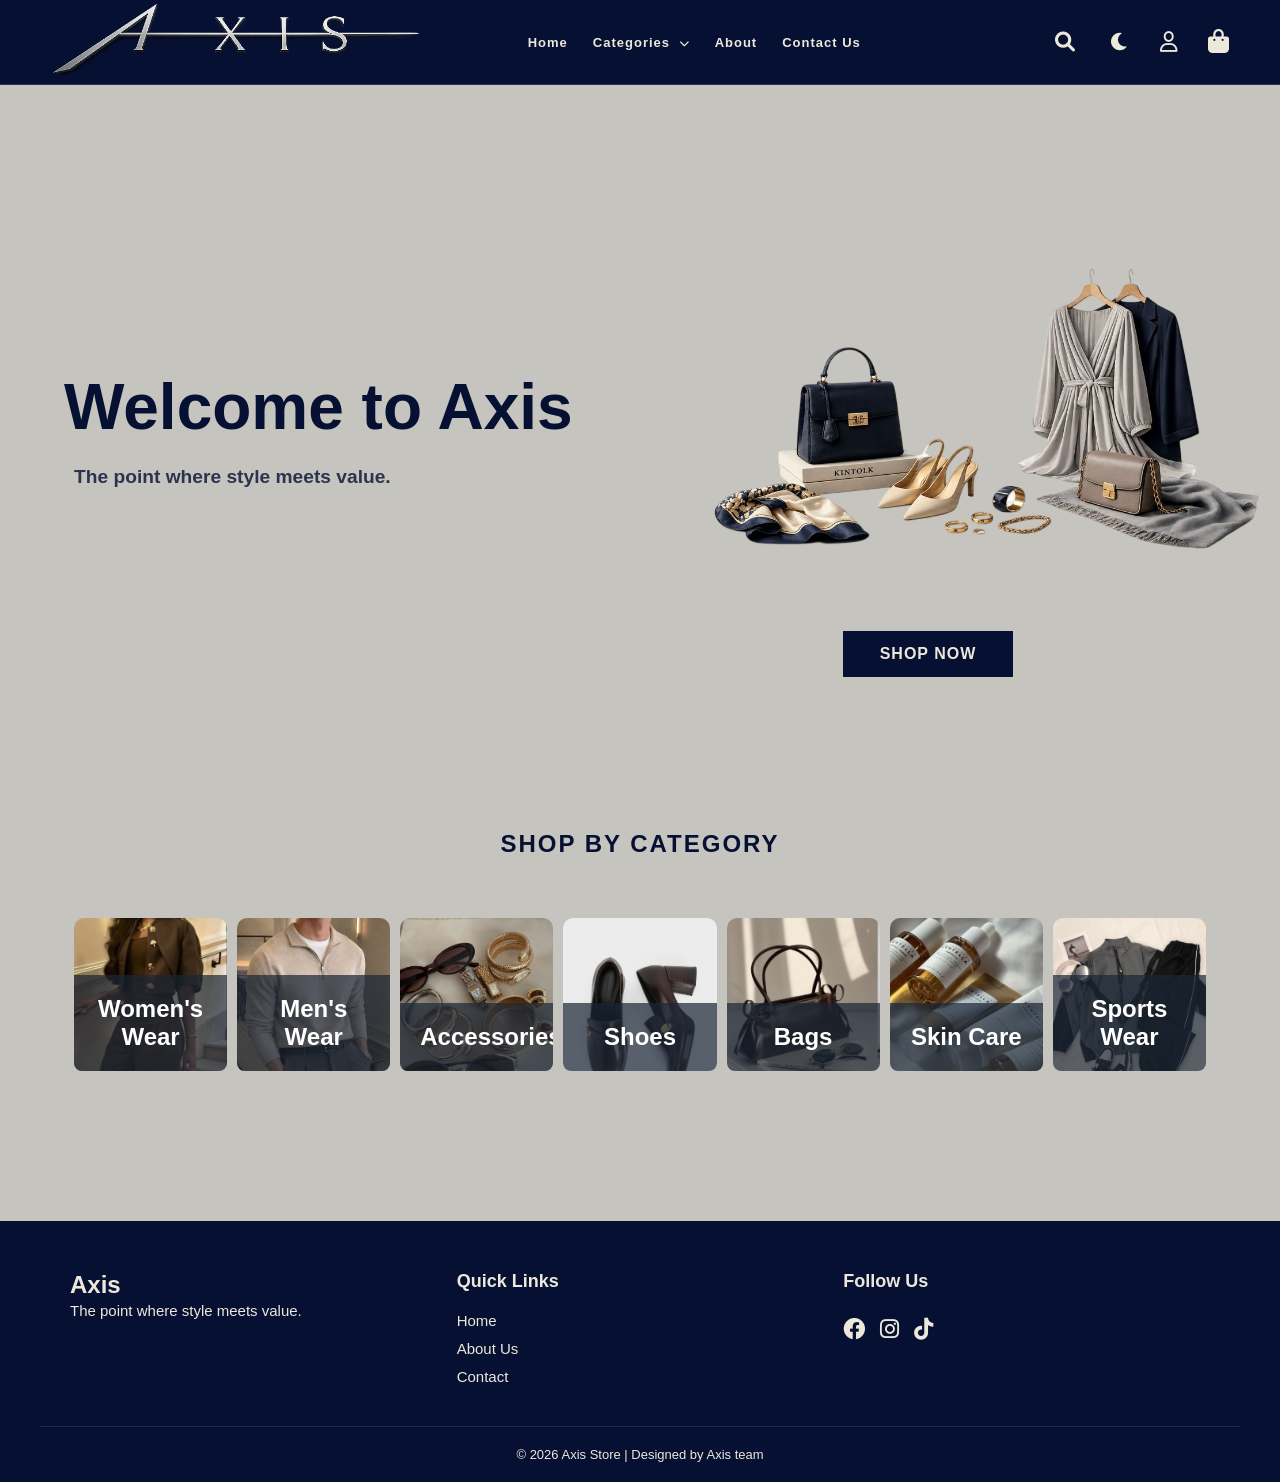
<file: index.html>
<!DOCTYPE html>
<html>

<head>
    <meta charset="UTF-8">
    <meta name="viewport" content="width=device-width, initial-scale=1.0">
    <meta name="description" content="The point where style meets value.">
    <title>Axis</title>
    <link rel="stylesheet" href="https://cdnjs.cloudflare.com/ajax/libs/font-awesome/6.0.0/css/all.min.css">
    <link rel="stylesheet" href="style.css">
</head>

<body>
    <header>
        <nav>
            <div class="logo">
                <a href="index.html">
                    <img src="ChatGPT Image Apr 26, 2026, 09_50_21 PM.png" alt="Axis" width="50" height="50"
                        class="logo-photo">
                </a>
            </div>
            <ul>
                <li><a href="index.html">Home</a></li>
                <li class="dropdown">
                    <a href="javascript:void(0)" class="dropbtn">Categories <i class="fa-solid fa-chevron-down"></i></a>
                    <ul class="dropdown-content">
                        <li><a href="girls.html">Women's Wear</a></li>
                        <li><a href="men.html">Men's Wear</a></li>
                        <li><a href="sports.html">Sports Wear</a></li>
                        <li><a href="accessories.html">Accessories</a></li>
                        <li><a href="shoes.html">Shoes</a></li>
                        <li><a href="bags.html">Bags</a></li>
                        <li><a href="skin_care.html">Skin Care</a></li>
                    </ul>
                </li>
                <li><a href="about.html">About</a></li>
                <li><a href="contact.html">Contact Us</a></li>
            </ul>
            <div class="icons">
                <div class="search">
                    <a href="#">
                        <input type="text" placeholder="Search..." class="search-input"id="searchInput" >
                        <i class="fa-solid fa-magnifying-glass" ></i>
                    </a>
                    <div class="search-results category-grid hide" id="searchResultsContainer"></div>
                </div>
                  <div class="theme-toggle" id="themetoggle">
                    <i class="fa-solid fa-moon" id="themeicon"></i>
                </div>
                <a href="sign_in.html">
                    <i class="fa-regular fa-user"></i>
                </a>
                <button id="logout-btn"  onclick="logout()">Logout</button>
                <a href="cart.html">
                    <div class="cart">
                    <i class="fa-solid fa-bag-shopping"></i>
                    <span id="cart-count">0</span>
                    </div>
                </a>
            </div>
            
        </nav>
    </header>

    <section class="hero">
        <div class="hero-text">
            <h1> Welcome to Axis </h1>
            <h3>The point where style meets value.</h3>
        </div>
        
        <div class="right-side" style="display: flex; flex-direction: column; align-items: center;">
    <img src="home_photos/6016145452870339753-Photoroom.png" alt="products" class="home-image" height="400">
    
    <div class="hero-actions">
        <a href="girls.html" class="cta-btn">Shop Now</a>
    </div>
</div>
    </section>

    <section class="categories" id="categories-section">
    <h2 class="section-title">Shop by Category</h2>
    <div class="category-grid">
        <a href="girls.html" class="category-card">
            <img src="home_photos/women.jpg" alt="Women's Wear">
            <div class="category-info">
                <span>Women's Wear</span>
            </div>
        </a>

        <a href="men.html" class="category-card">
            <img src="home_photos/men2.jpg" alt="Men's Wear">
            <div class="category-info">
                <span>Men's Wear</span>
            </div>
        </a>

        <a href="accessories.html" class="category-card">
            <img src="home_photos/accessories.jpg" alt="Accessories">
            <div class="category-info">
                <span>Accessories</span>
            </div>
        </a>
        <a href="shoes.html" class="category-card">
            <img src="home_photos/shoes.jpg" alt="Shoes">
            <div class="category-info">
                <span>Shoes</span>
            </div>
        </a>
        <a href="bags.html" class="category-card">
            <img src="home_photos/bags.jpg" alt="Bags">
            <div class="category-info">
                <span>Bags</span>
            </div>
        </a>
        <a href="skin_care.html" class="category-card">
            <img src="home_photos/skin_care.jpg" alt="Skin Care">
            <div class="category-info">
                <span>Skin Care</span>
            </div>
        </a>
    <a href="sports.html" class="category-card">
            <img src="home_photos/sports.jpg" alt="Sports Wear">
            <div class="category-info">
                <span>Sports Wear</span>
            </div>
        </a>
    </div>
</section>
 <footer class="main-footer">
    <div class="footer-container">
        <div class="footer-section about">
            <h2 class="logo-text">Axis</h2>
            <p>The point where style meets value.</p>
        </div>

        <div class="footer-section links">
            <h3>Quick Links</h3>
            <ul>
                <li><a href="index.html">Home</a></li>
                <li><a href="about.html">About Us</a></li>
                <li><a href="contact.html">Contact</a></li>
            </ul>
        </div>

        <div class="footer-section social">
            <h3>Follow Us</h3>
            <div class="social-icons">
                <a href="#"><i class="fab fa-facebook"></i></a>
                <a href="#"><i class="fab fa-instagram"></i></a>
                <a href="#"><i class="fab fa-tiktok"></i></a>
            </div>
        </div>
    </div>
    
    <div class="footer-bottom">
        <p>&copy; 2026 Axis Store | Designed by Axis team</p>
    </div>
</footer>
<script src="main.js"></script>
<script src="home.js"></script>
</body>
</html>
</file>
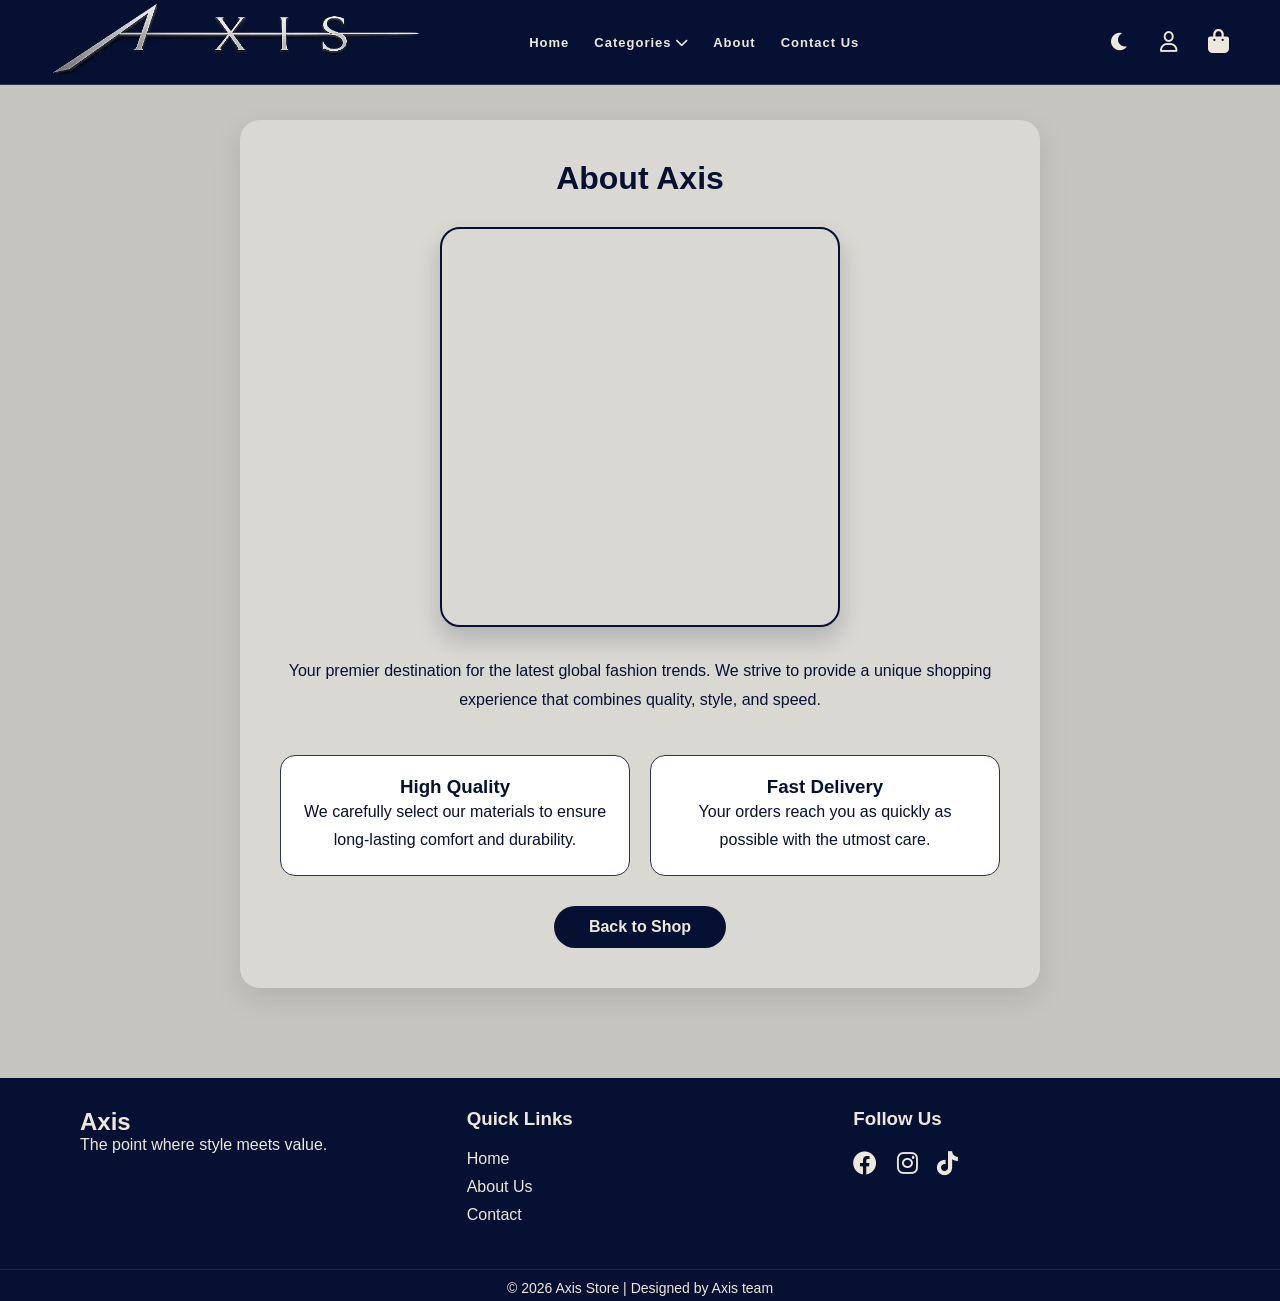
<file: about.html>
<!DOCTYPE html>
<html lang="en">

<head>
    <title>About Axis</title>
    <meta charset="UTF-8">
    <meta name="viewport" content="width=device-width, initial-scale=1.0">
    <link rel="stylesheet" href="about.css">
    <link rel="stylesheet" href="https://cdnjs.cloudflare.com/ajax/libs/font-awesome/6.0.0/css/all.min.css" />
</head>

<body>
    <header>
        <nav>
            <div class="logo">
                <a href="index.html">
                    <img src="ChatGPT Image Apr 26, 2026, 09_50_21 PM.png" alt="Axis" width="50" height="50"
                        class="logo-photo">
                </a>
            </div>
            <ul>
                <li><a href="index.html">Home</a></li>
                <li class="dropdown">
                    <a href="javascript:void(0)" class="dropbtn">Categories <i class="fa-solid fa-chevron-down"></i></a>
                    <ul class="dropdown-content">
                        <li><a href="girls.html">Women's Wear</a></li>
                        <li><a href="men.html">Men's Wear</a></li>
                        <li><a href="sports.html">Sports Wear</a></li>
                        <li><a href="accessories.html">Accessories</a></li>
                        <li><a href="shoes.html">Shoes</a></li>
                        <li><a href="bags.html">Bags</a></li>
                        <li><a href="skin_care.html">Skin Care</a></li>
                    </ul>
                </li>
                <li><a href="about.html">About</a></li>
                <li><a href="contact.html">Contact Us</a></li>
            </ul>
            <div class="icons">

                <div class="theme-toggle" id="themetoggle">
                    <i class="fa-solid fa-moon" id="themeicon"></i>


                </div>
                <a href="sign_in.html">
                    <i class="fa-regular fa-user"></i>
                </a>
                <button id="logout-btn"  onclick="logout()">Logout</button>
                <a href="cart.html">
                    <div class="cart">
                        <i class="fa-solid fa-bag-shopping"></i>
                        <span id="cart-count">0</span>
                    </div>
                </a>
            </div>
        </nav>
    </header>

    <main>
        <div class="about-section">
            <div class="about-container">
                <h1>About Axis</h1>

                <div class="video-wrapper">
                    <video autoplay muted loop playsinline disablePictureInPicture
                        controlslist="nodownload nofullscreen noremoteplayback">
                        <source src="video.mp4" type="video/mp4">
                        your browser does not support the video tag.
                    </video>
                </div>

                <p>Your premier destination for the latest global fashion trends. We strive to provide a unique shopping
                    experience that combines quality, style, and speed.</p>

                <div class="features">
                    <div class="feature-box">
                        <h3>High Quality</h3>
                        <p>We carefully select our materials to ensure long-lasting comfort and durability.</p>
                    </div>
                    <div class="feature-box">
                        <h3>Fast Delivery</h3>
                        <p>Your orders reach you as quickly as possible with the utmost care.</p>
                    </div>
                </div>

                <a href="index.html" class="back-btn">Back to Shop</a>
            </div>
        </div>
    </main>
    <footer class="main-footer">
    <div class="footer-container">
        <div class="footer-section about">
            <h2 class="logo-text">Axis</h2>
            <p>The point where style meets value.</p>
        </div>

        <div class="footer-section links">
            <h3>Quick Links</h3>
            <ul>
                <li><a href="index.html">Home</a></li>
                <li><a href="about.html">About Us</a></li>
                <li><a href="contact.html">Contact</a></li>
            </ul>
        </div>

        <div class="footer-section social">
            <h3>Follow Us</h3>
            <div class="social-icons">
                <a href="#"><i class="fab fa-facebook"></i></a>
                <a href="#"><i class="fab fa-instagram"></i></a>
                <a href="#"><i class="fab fa-tiktok"></i></a>
            </div>
        </div>
    </div>

    <div class="footer-bottom">
        <p>&copy; 2026 Axis Store | Designed by Axis team</p>
    </div>
    </footer>
    <script src="main.js"></script>
    <script src="about.js"></script>

</body>
</html>
</file>
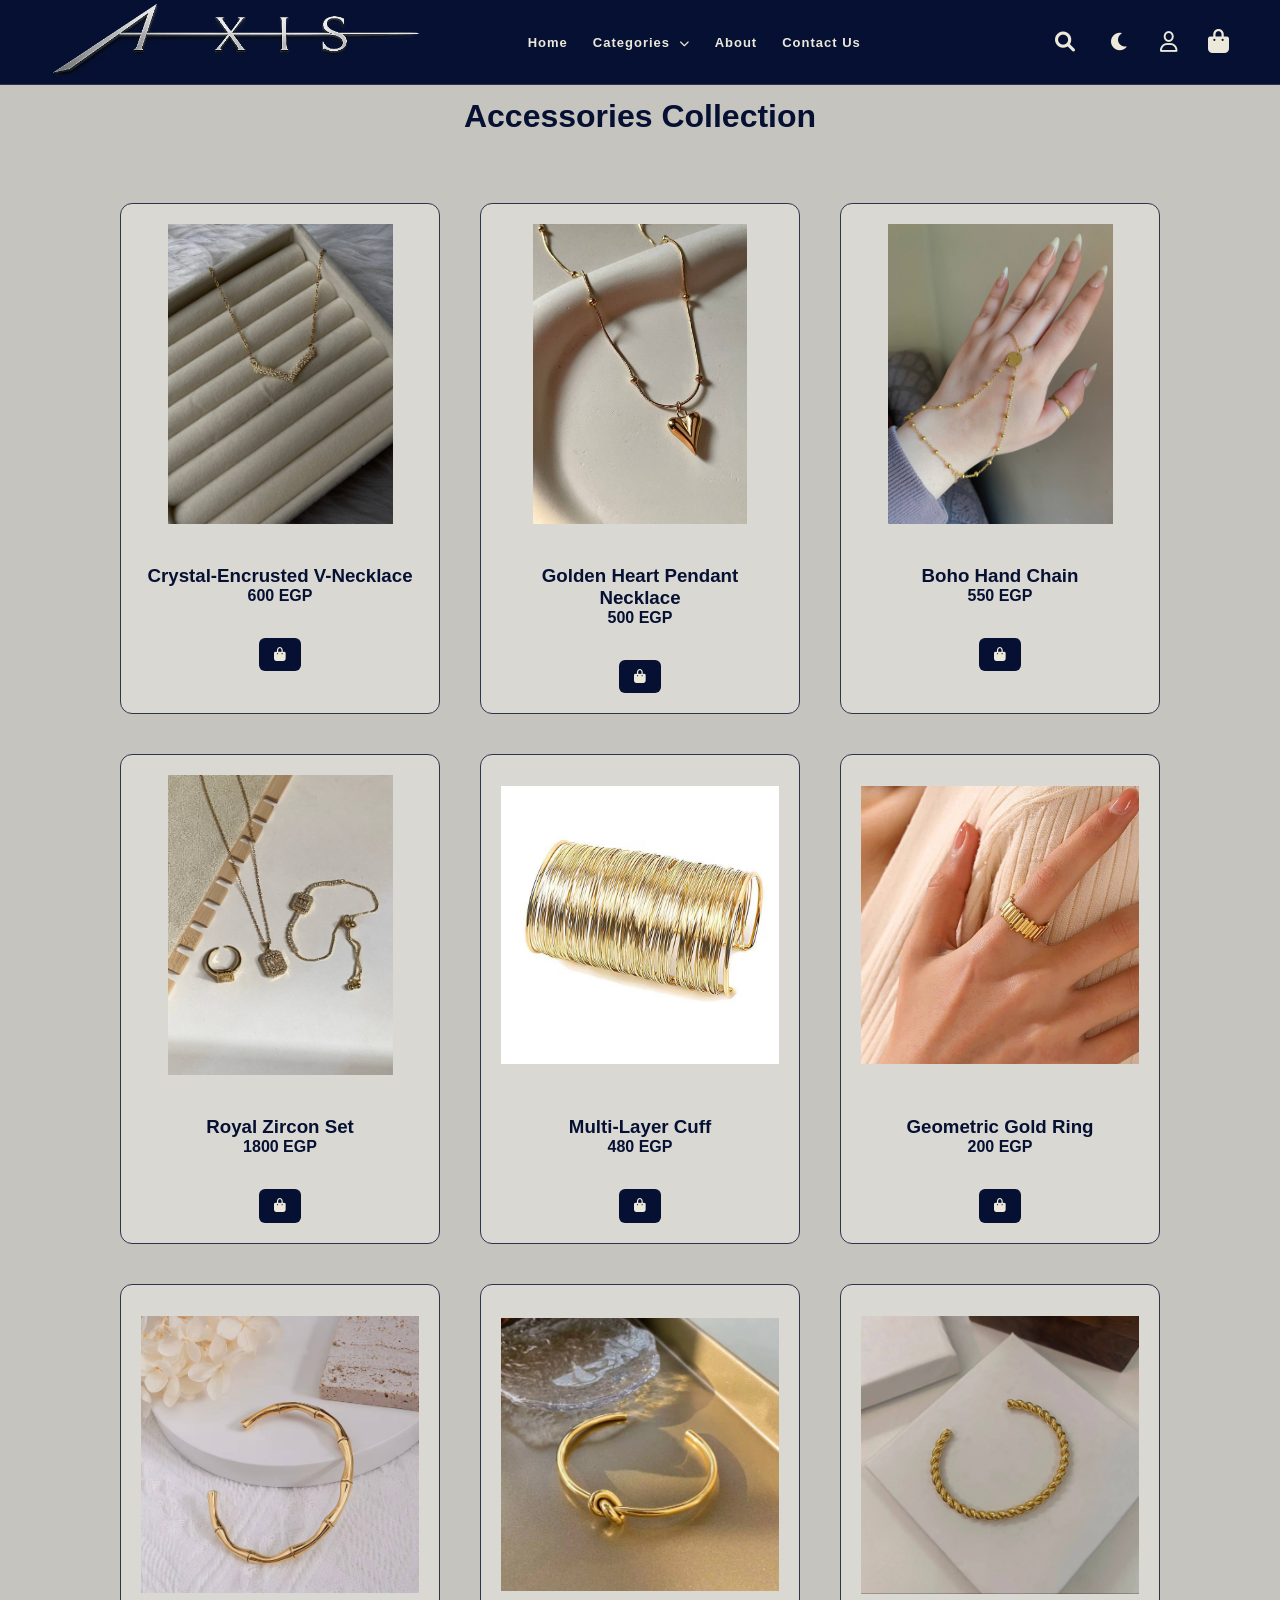
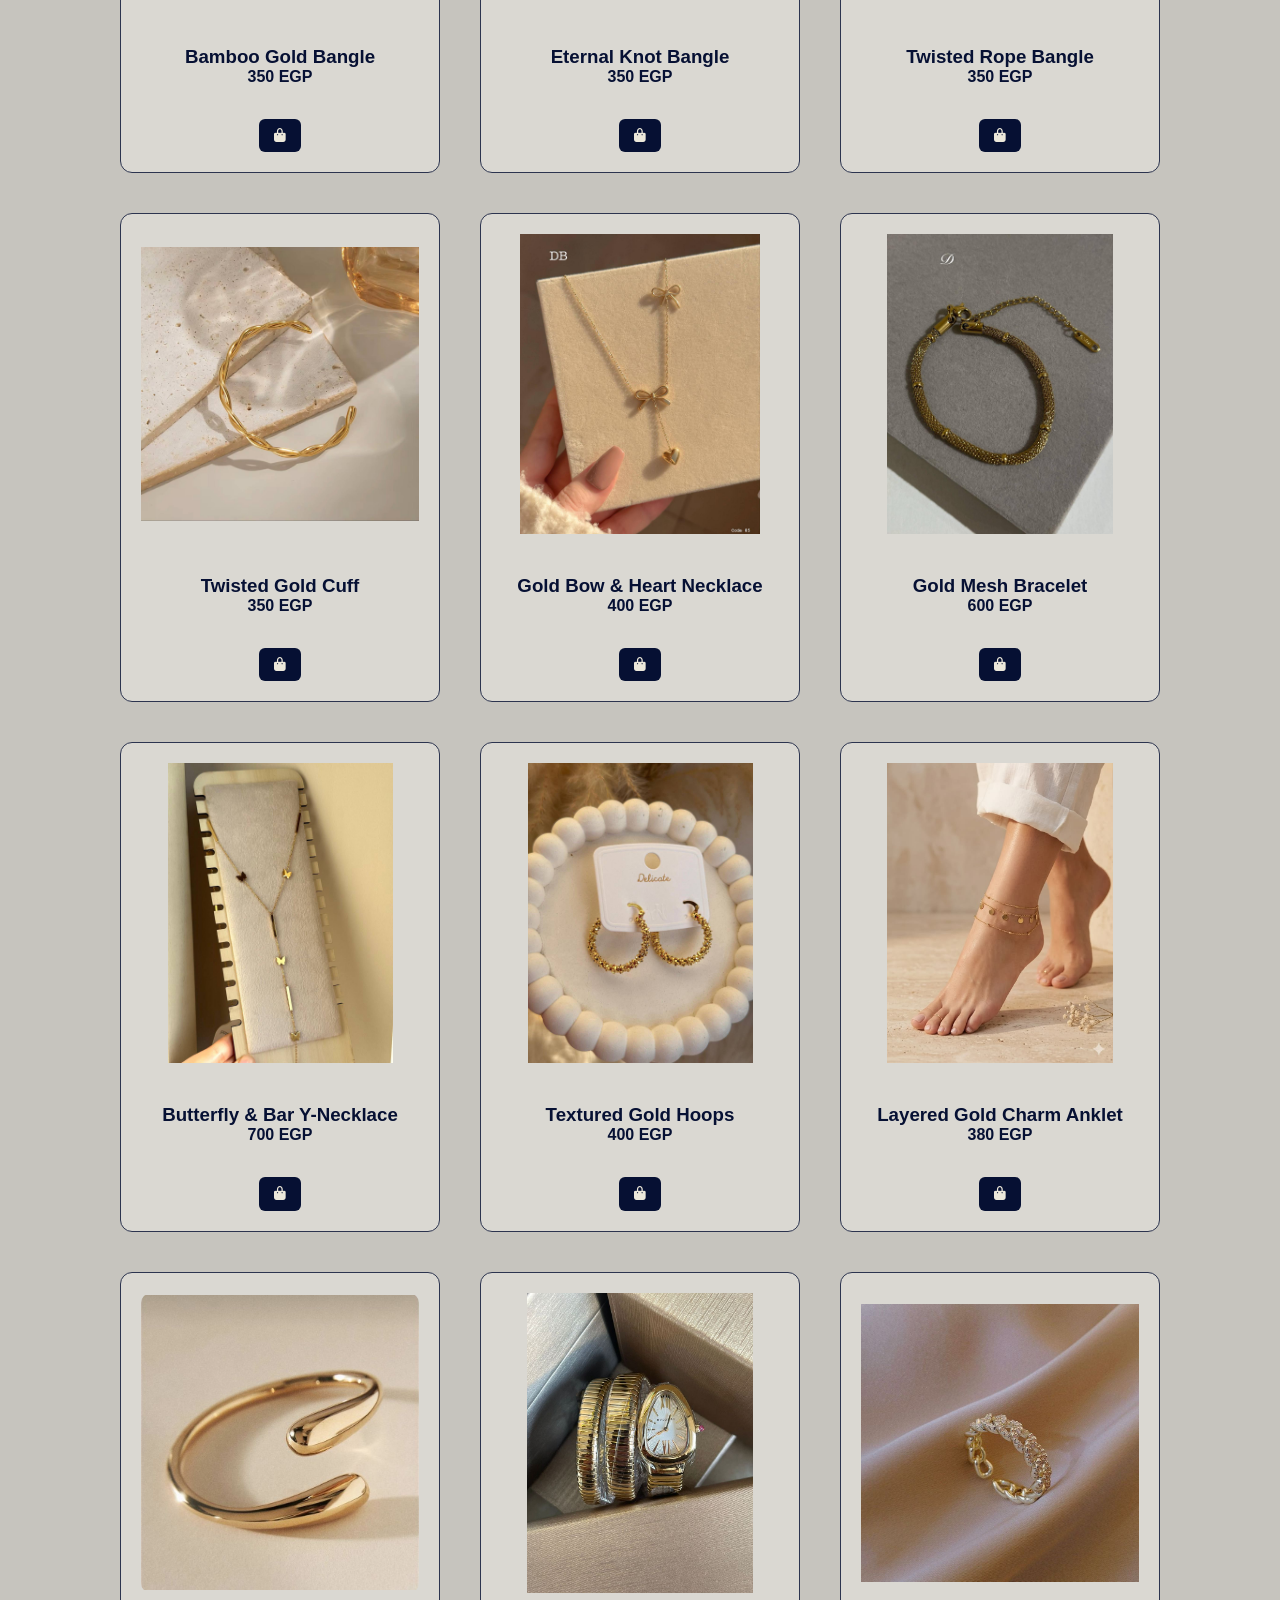
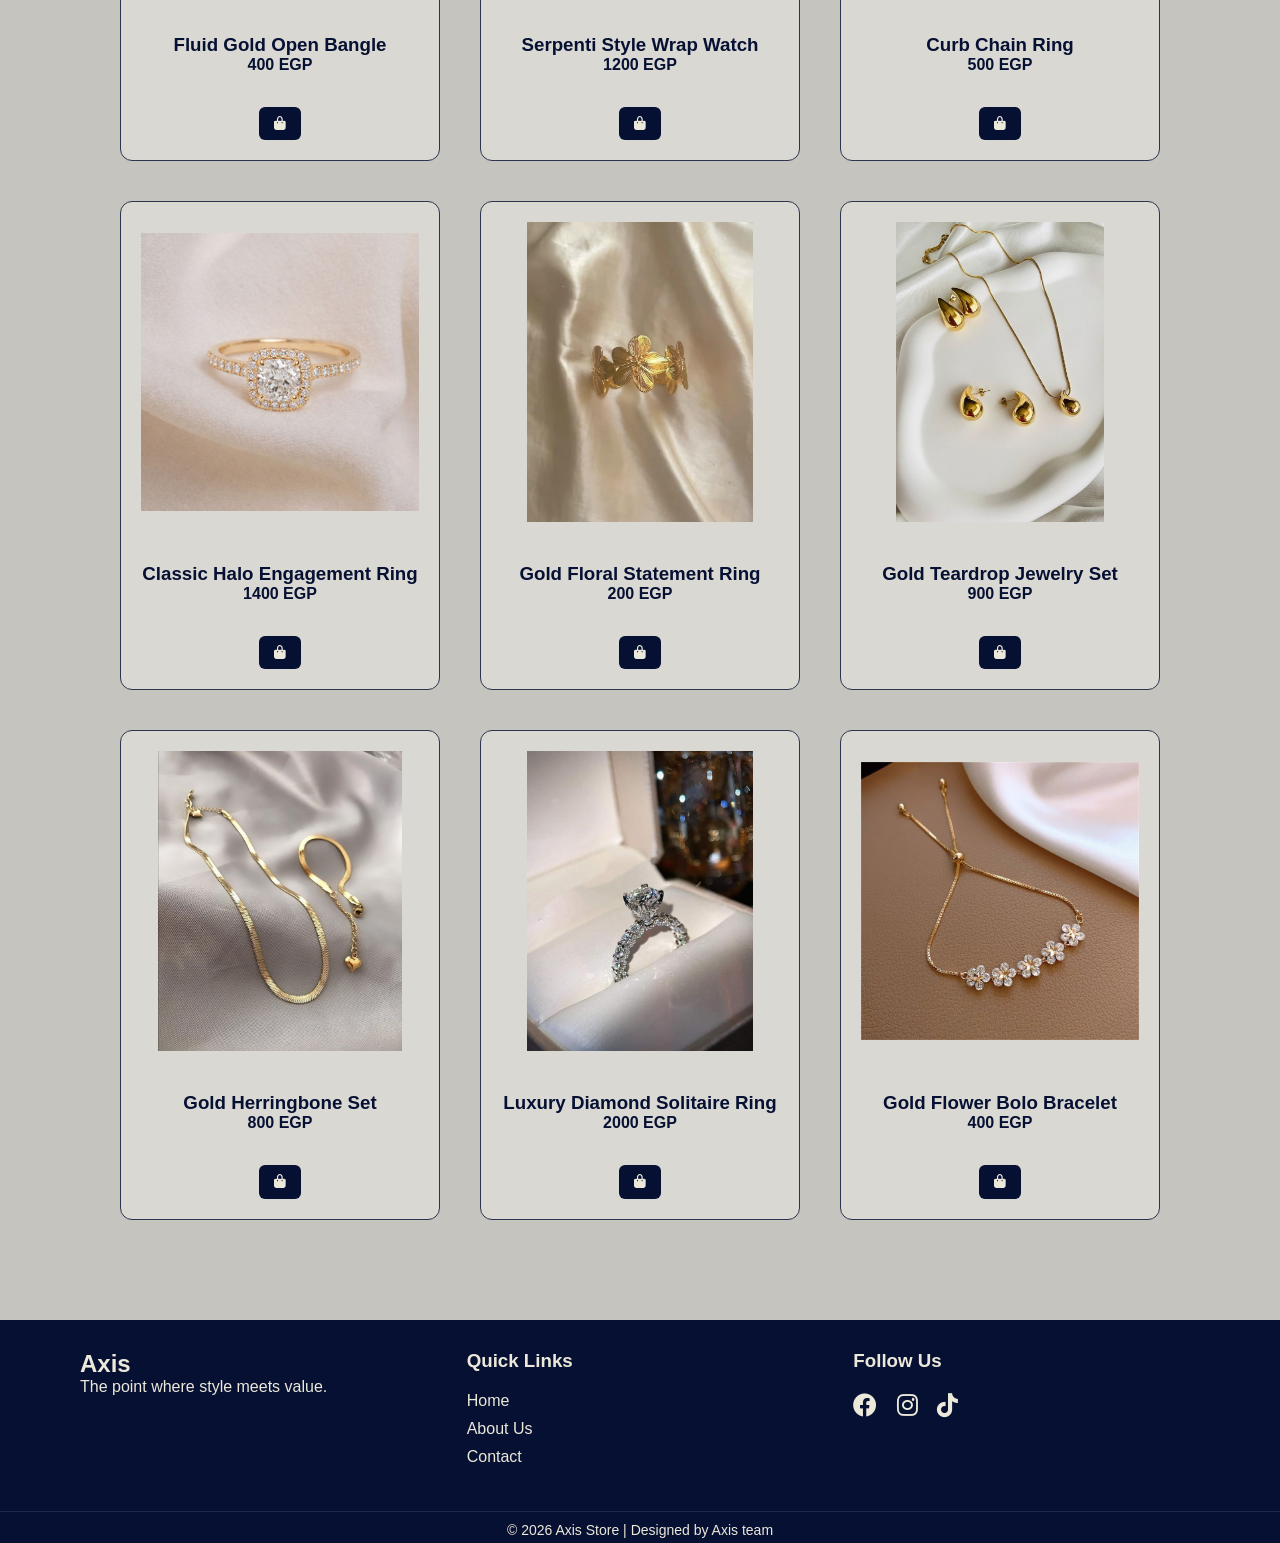
<file: accessories.html>
<!DOCTYPE html>
<html>

<head>
    <meta charset="UTF-8">
    <meta name="viewport" content="width=device-width, initial-scale=1.0">
    <title>Accessories Collection</title>
    <link rel="stylesheet" href="accessories.css">
    <link rel="stylesheet" href="https://cdnjs.cloudflare.com/ajax/libs/font-awesome/6.0.0/css/all.min.css" />
</head>

<body>


    <header>
        <nav>
            <div class="logo">
                <a href="index.html">
                    <img src="ChatGPT Image Apr 26, 2026, 09_50_21 PM.png" alt="Axis" width="50" height="50"
                        class="logo-photo">
                </a>
            </div>
            <ul>
                <li><a href="index.html">Home</a></li>
                <li class="dropdown">
                    <a href="javascript:void(0)" class="dropbtn">Categories <i class="fa-solid fa-chevron-down"></i></a>
                    <ul class="dropdown-content">
                        <li><a href="girls.html">Women's Wear</a></li>
                        <li><a href="men.html">Men's Wear</a></li>
                        <li><a href="sports.html">Sports Wear</a></li>
                        <li><a href="accessories.html">Accessories</a></li>
                        <li><a href="shoes.html">Shoes</a></li>
                        <li><a href="bags.html">Bags</a></li>
                        <li><a href="skin_care.html">Skin Care</a></li>
                    </ul>
                </li>
                <li><a href="about.html">About</a></li>
                <li><a href="contact.html">Contact Us</a></li>
            </ul>
            <div class="icons">
                <div class="search">
                    <a href="#">
                        <input type="text" placeholder="Search..." class="search-input">
                        <i class="fa-solid fa-magnifying-glass"></i>
                    </a>
                </div>

                <div class="theme-toggle" id="themetoggle">
                    <i class="fa-solid fa-moon" id="themeicon"></i>
                </div>
                <a href="sign_in.html">
                    <i class="fa-regular fa-user"></i>
                </a>
                <button id="logout-btn" onclick="logout()">Logout</button>
                <a href="cart.html">
                    <div class="cart">
                        <i class="fa-solid fa-bag-shopping"></i>
                        <span id="cart-count">0</span>
                    </div>
                </a>

            </div>
        </nav>
    </header>
    </br>
    <h1> Accessories Collection </h1>
    </br>
    <style>
        body h1 {
            text-align: center;
            text-align: center;
            color: var(--text-navy) !important;
        }


        nav {
            text-align: center;
            color: rgb(6, 16, 51);
        }
    </style>

    <div class="products">
        <div class="product-card"><img src="accessories-photos/acc1.jpeg">
            <h3></br>Crystal-Encrusted V-Necklace</h3>
            <p>A timeless piece that adds a touch of sophistication to any outfit. Features sparkling crystals</p><span
                class="new">600 EGP</span><br><br><button class="cart-btn" onclick="addToCart()"><i
                    class="fa-solid fa-bag-shopping"></i>
                <span class="cart-text">add to cart</span></button>
        </div>
        <div class="product-card"><img src="accessories-photos/acc2.jpeg">
            <h3></br>​Golden Heart Pendant Necklace</h3>
            <p>A polished golden heart pendant for a romantic, elegant look.</p><span class="new">500
                EGP</span><br><br><button class="cart-btn" onclick="addToCart()"><i
                    class="fa-solid fa-bag-shopping"></i> <span class="cart-text">add to cart</span></button>
        </div>

        <div class="product-card"><img src="accessories-photos/acc3.jpeg">
            <h3></br>Boho Hand Chain</h3>
            <p>A delicate gold slave bracelet with a minimalist circular charm</p><span class="new">550
                EGP</span><br><br><button class="cart-btn" onclick="addToCart()"><i
                    class="fa-solid fa-bag-shopping"></i>
                <span class="cart-text">add to cart</span> </button>
        </div>
        <div class="product-card"><img src="accessories-photos/acc4.jpeg">
            <h3></br>Royal Zircon Set</h3>
            <p>Luxury 3-piece gold set featuring sparkling emerald-cut zircon stones.</p><span class="new">1800
                EGP</span><br><br><button class="cart-btn" onclick="addToCart()"><i
                    class="fa-solid fa-bag-shopping"></i> <span class="cart-text">add to cart</span></button>
        </div>

        <div class="product-card"><img src="accessories-photos/acc5.jpeg">
            <h3></br>Multi-Layer Cuff</h3>
            <p>A bold, structured gold bangle crafted from multiple polished wires for a layered effect.
                ​</p><span class="new">480 EGP</span><br><br><button class="cart-btn" onclick="addToCart()"><i
                    class="fa-solid fa-bag-shopping"></i> <span class="cart-text">add to cart</span></button>
        </div>

        <div class="product-card"><img src="accessories-photos/acc6.jpeg">
            <h3></br>Geometric Gold Ring</h3>
            <p>A unique, modern gold ring with a textured vertical bar design
                ​</p><span class="new">200 EGP</span><br><br><button class="cart-btn" onclick="addToCart()"><i
                    class="fa-solid fa-bag-shopping"></i><span class="cart-text">add to cart</span></button>
        </div>

        <div class="product-card"><img src="accessories-photos/acc7.jpeg">
            <h3></br>Bamboo Gold Bangle</h3>
            <p>​
                A sleek, open-cuff bangle featuring a nature-inspired bamboo joint design</p><span class="new">350
                EGP</span><br><br><button class="cart-btn" onclick="addToCart()"><i
                    class="fa-solid fa-bag-shopping"></i> <span class="cart-text">add to cart</span></button>
        </div>

        <div class="product-card"><img src="accessories-photos/acc8.jpeg">
            <h3></br>Eternal Knot Bangle</h3>
            <p>A polished gold-tone cuff featuring a stylish center knot design</p><span class="new">350
                EGP</span><br><br><button class="cart-btn" onclick="addToCart()"><i
                    class="fa-solid fa-bag-shopping"></i> <span class="cart-text">add to cart</span></button>
        </div>
        <div class="product-card"><img src="accessories-photos/acc9.jpeg">
            <h3></br>Twisted Rope Bangle</h3>
            <p>A classic gold-toned open cuff with a sophisticated twisted rope texture</p><span class="new">350
                EGP</span><br><br><button class="cart-btn" onclick="addToCart()"><i
                    class="fa-solid fa-bag-shopping"></i> <span class="cart-text">add to cart</span></button>
        </div>

        <div class="product-card"><img src="accessories-photos/acc10.jpeg">
            <h3></br>Twisted Gold Cuff</h3>
            <p>Elegant open bracelet with a minimalist braided design</p><span class="new">350 EGP</span><br><br><button
                class="cart-btn"><i class="fa-solid fa-bag-shopping"></i> <span class="cart-text">add to
                    cart</span></button>
        </div>

        <div class="product-card"><img src="accessories-photos/acc11.jpeg">
            <h3></br>Gold Bow & Heart Necklace</h3>
            <p>Delicate Y-style chain featuring charming gold bows and a heart pendant</p><span class="new">400
                EGP</span><br><br><button class="cart-btn" onclick="addToCart()"><i
                    class="fa-solid fa-bag-shopping"></i> <span class="cart-text">add to cart</span></button>
        </div>

        <div class="product-card"><img src="accessories-photos/acc12.jpeg">
            <h3></br>Gold Mesh Bracelet</h3>
            <p>Classic textured mesh chain with gold bead accents and adjustable clasp</p><span class="new">600
                EGP</span><br><br><button class="cart-btn" onclick="addToCart()"><i
                    class="fa-solid fa-bag-shopping"></i> <span class="cart-text">add to cart</span></button>
        </div>

        <div class="product-card"><img src="accessories-photos/acc13.jpeg">
            <h3></br>Butterfly & Bar Y-Necklace</h3>
            <p>Elegant long drop necklace with alternating butterfly charms and polished gold bars</p><span
                class="new">700 EGP</span><br><br><button class="cart-btn" onclick="addToCart()"><i
                    class="fa-solid fa-bag-shopping"></i>
                <span class="cart-text">add to cart</span></button>
        </div>

        <div class="product-card"><img src="accessories-photos/acc14.jpeg">
            <h3></br>Textured Gold Hoops</h3>
            <p>Chic hoop earrings featuring a unique sparkling crushed-gold texture</p><span class="new">400
                EGP</span><br><br><button class="cart-btn" onclick="addToCart()"><i
                    class="fa-solid fa-bag-shopping"></i> <span class="cart-text">add to cart</span></button>
        </div>

        <div class="product-card"><img src="accessories-photos/acc15.jpeg">
            <h3></br>Layered Gold Charm Anklet</h3>
            <p>Stylish triple-layered anklet featuring delicate gold coins and bead accents.</p><span class="new">380
                EGP</span><br><br><button class="cart-btn" onclick="addToCart()"><i
                    class="fa-solid fa-bag-shopping"></i> <span class="cart-text">add to cart</span></button>
        </div>

        <div class="product-card"><img src="accessories-photos/acc16.jpeg">
            <h3></br>Fluid Gold Open Bangle</h3>
            <p>Modern minimalist bangle featuring a sleek, organic teardrop design</p><span class="new">400
                EGP</span><br><br><button class="cart-btn" onclick="addToCart()"><i
                    class="fa-solid fa-bag-shopping"></i> <span class="cart-text">add to cart</span></button>
        </div>

        <div class="product-card"><img src="accessories-photos/acc17.jpeg">
            <h3></br>Serpenti Style Wrap Watch</h3>
            <p>Luxury gold-tone watch with a flexible spiral band and a sleek drop-shaped dial</p><span class="new">1200
                EGP</span><br><br><button class="cart-btn" onclick="addToCart()"><i
                    class="fa-solid fa-bag-shopping"></i> <span class="cart-text">add to cart</span></button>
        </div>

        <div class="product-card"><img src="accessories-photos/acc18.jpeg">
            <h3></br>Curb Chain Ring</h3>
            <p>Modern open ring with a classic intertwined link design and crystal accents</p><span class="new">500
                EGP</span><br><br><button class="cart-btn" onclick="addToCart()"><i
                    class="fa-solid fa-bag-shopping"></i> <span class="cart-text">add to cart</span></button>
        </div>

        <div class="product-card"><img src="accessories-photos/acc19.jpeg">
            <h3></br>Classic Halo Engagement Ring</h3>
            <p>Luxurious gold ring with a brilliant cushion-cut stone and diamond-paved band</p><span class="new">1400
                EGP</span><br><br><button class="cart-btn" onclick="addToCart()"><i
                    class="fa-solid fa-bag-shopping"></i> <span class="cart-text">add to cart</span></button>
        </div>

        <div class="product-card"><img src="accessories-photos/acc20.jpeg">
            <h3></br>Gold Floral Statement Ring</h3>
            <p>Bold gold-tone ring featuring a beautiful row of textured blossoming flowers</p><span class="new">200
                EGP</span><br><br><button class="cart-btn" onclick="addToCart()"><i
                    class="fa-solid fa-bag-shopping"></i><span class="cart-text">add to cart</span></button>
        </div>

        <div class="product-card"><img src="accessories-photos/acc21.jpeg">
            <h3></br>Gold Teardrop Jewelry Set</h3>
            <p>Modern minimalist set featuring a sleek snake chain necklace and matching teardrop stud earrings</p><span
                class="new">900 EGP</span><br><br><button class="cart-btn" onclick="addToCart()"><i
                    class="fa-solid fa-bag-shopping"></i>
                <span class="cart-text">add to cart</span></button>
        </div>

        <div class="product-card"><img src="accessories-photos/acc22.jpeg">
            <h3></br>Gold Herringbone Set</h3>
            <p>Elegant flat-chain necklace and bracelet set with a tiny heart charm</p><span class="new">800
                EGP</span><br><br><button class="cart-btn" onclick="addToCart()"><i
                    class="fa-solid fa-bag-shopping"></i><span class="cart-text">add to cart</span></button>
        </div>

        <div class="product-card"><img src="accessories-photos/acc23.jpeg">
            <h3></br>Luxury Diamond Solitaire Ring</h3>
            <p>Stunning silver-tone engagement ring with a large brilliant center stone and full diamond-paved band</p>
            <span class="new">2000 EGP</span><br><br><button class="cart-btn" onclick="addToCart()"><i
                    class="fa-solid fa-bag-shopping"></i>
                <span class="cart-text">add to cart</span></button>
        </div>
        <div class="product-card"><img src="accessories-photos/acc24.jpeg">
            <h3></br>Gold Flower Bolo Bracelet</h3>
            <p>Delicate gold-tone sliding bracelet featuring a sparkling row of five crystal flowers</p>
            <span class="new">400 EGP</span><br><br><button class="cart-btn" onclick="addToCart()"><i
                    class="fa-solid fa-bag-shopping"></i>
                <span class="cart-text">add to cart</span></button>
        </div>

    </div>
    <footer class="main-footer">
        <div class="footer-container">
            <div class="footer-section about">
                <h2 class="logo-text">Axis</h2>
                <p>The point where style meets value.</p>
            </div>

            <div class="footer-section links">
                <h3>Quick Links</h3>
                <ul>
                    <li><a href="index.html">Home</a></li>
                    <li><a href="about.html">About Us</a></li>
                    <li><a href="contact.html">Contact</a></li>
                </ul>
            </div>

            <div class="footer-section social">
                <h3>Follow Us</h3>
                <div class="social-icons">
                    <a href="#"><i class="fab fa-facebook"></i></a>
                    <a href="#"><i class="fab fa-instagram"></i></a>
                    <a href="#"><i class="fab fa-tiktok"></i></a>
                </div>
            </div>
        </div>

        <div class="footer-bottom">
            <p>&copy; 2026 Axis Store | Designed by Axis team</p>
        </div>
    </footer>
    <script src="main.js"></script>
    <script src="accessories.js"></script>
</body>

</html>
</file>
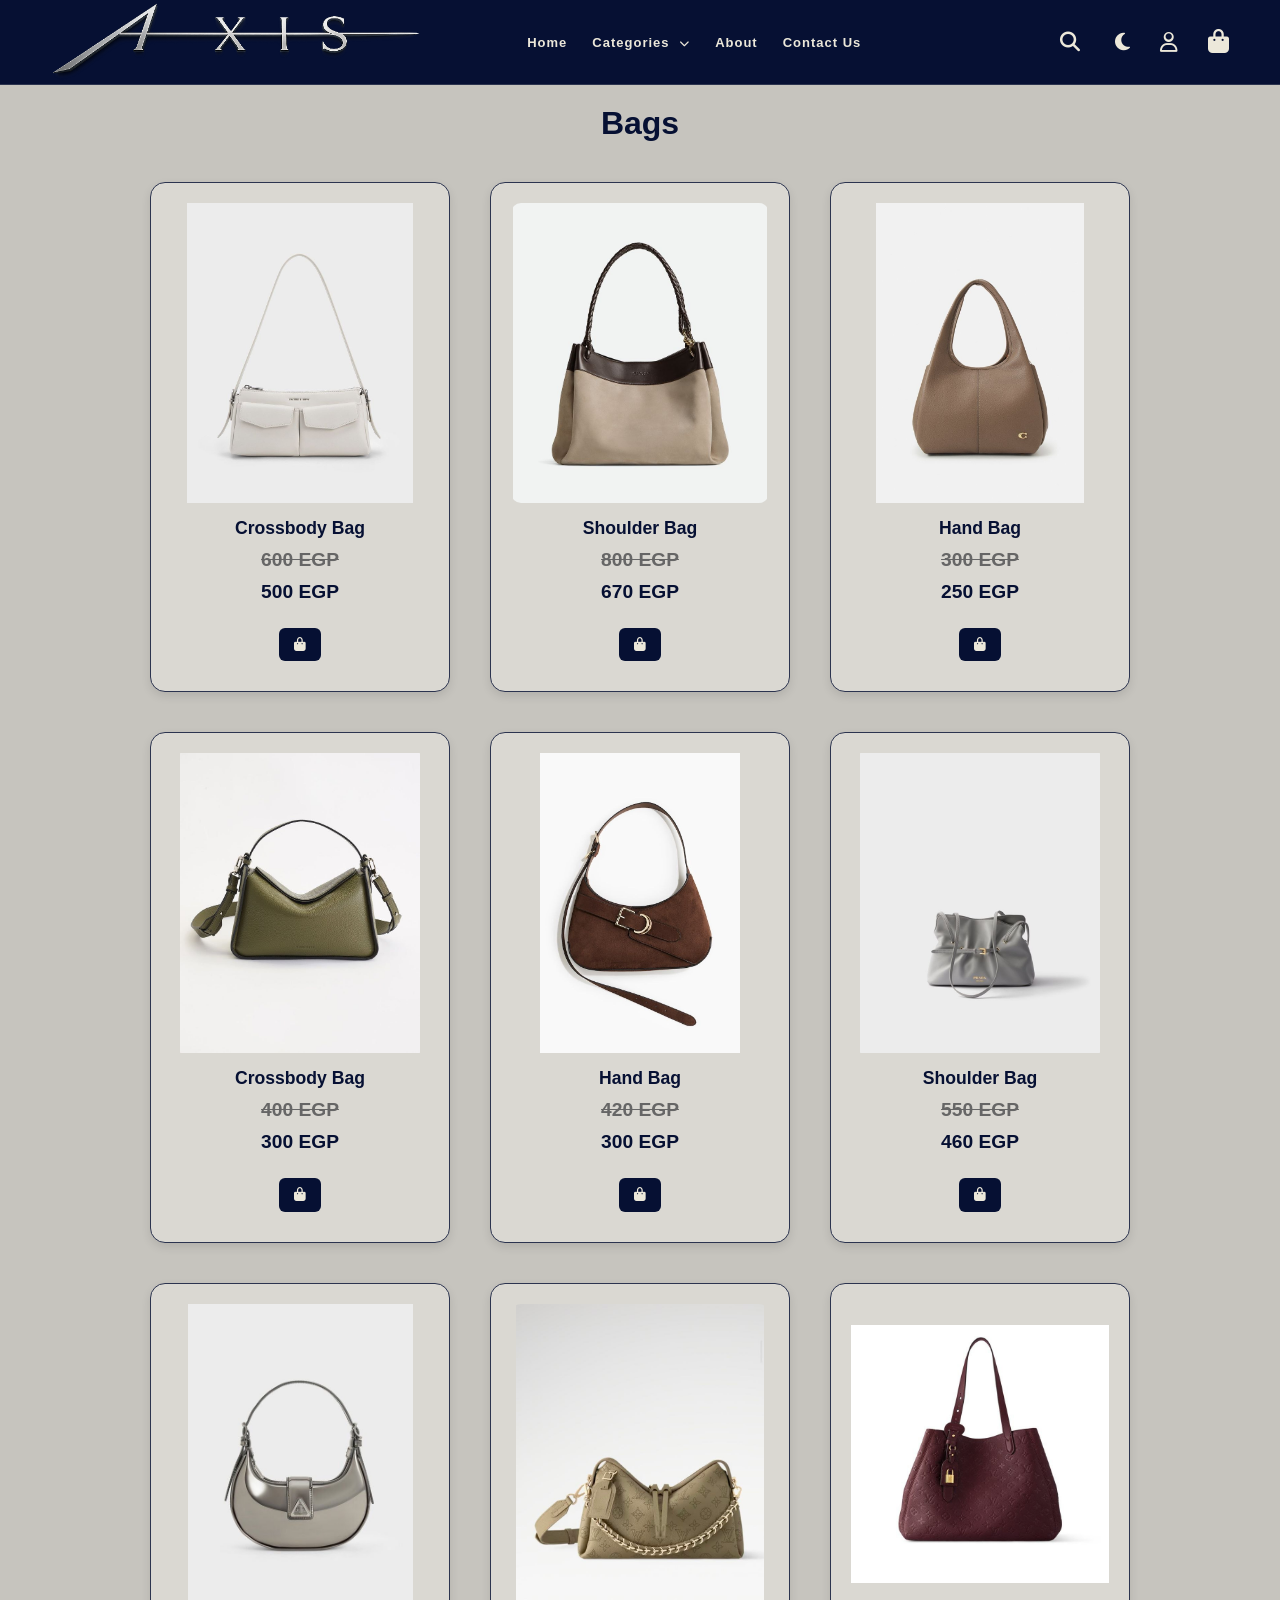
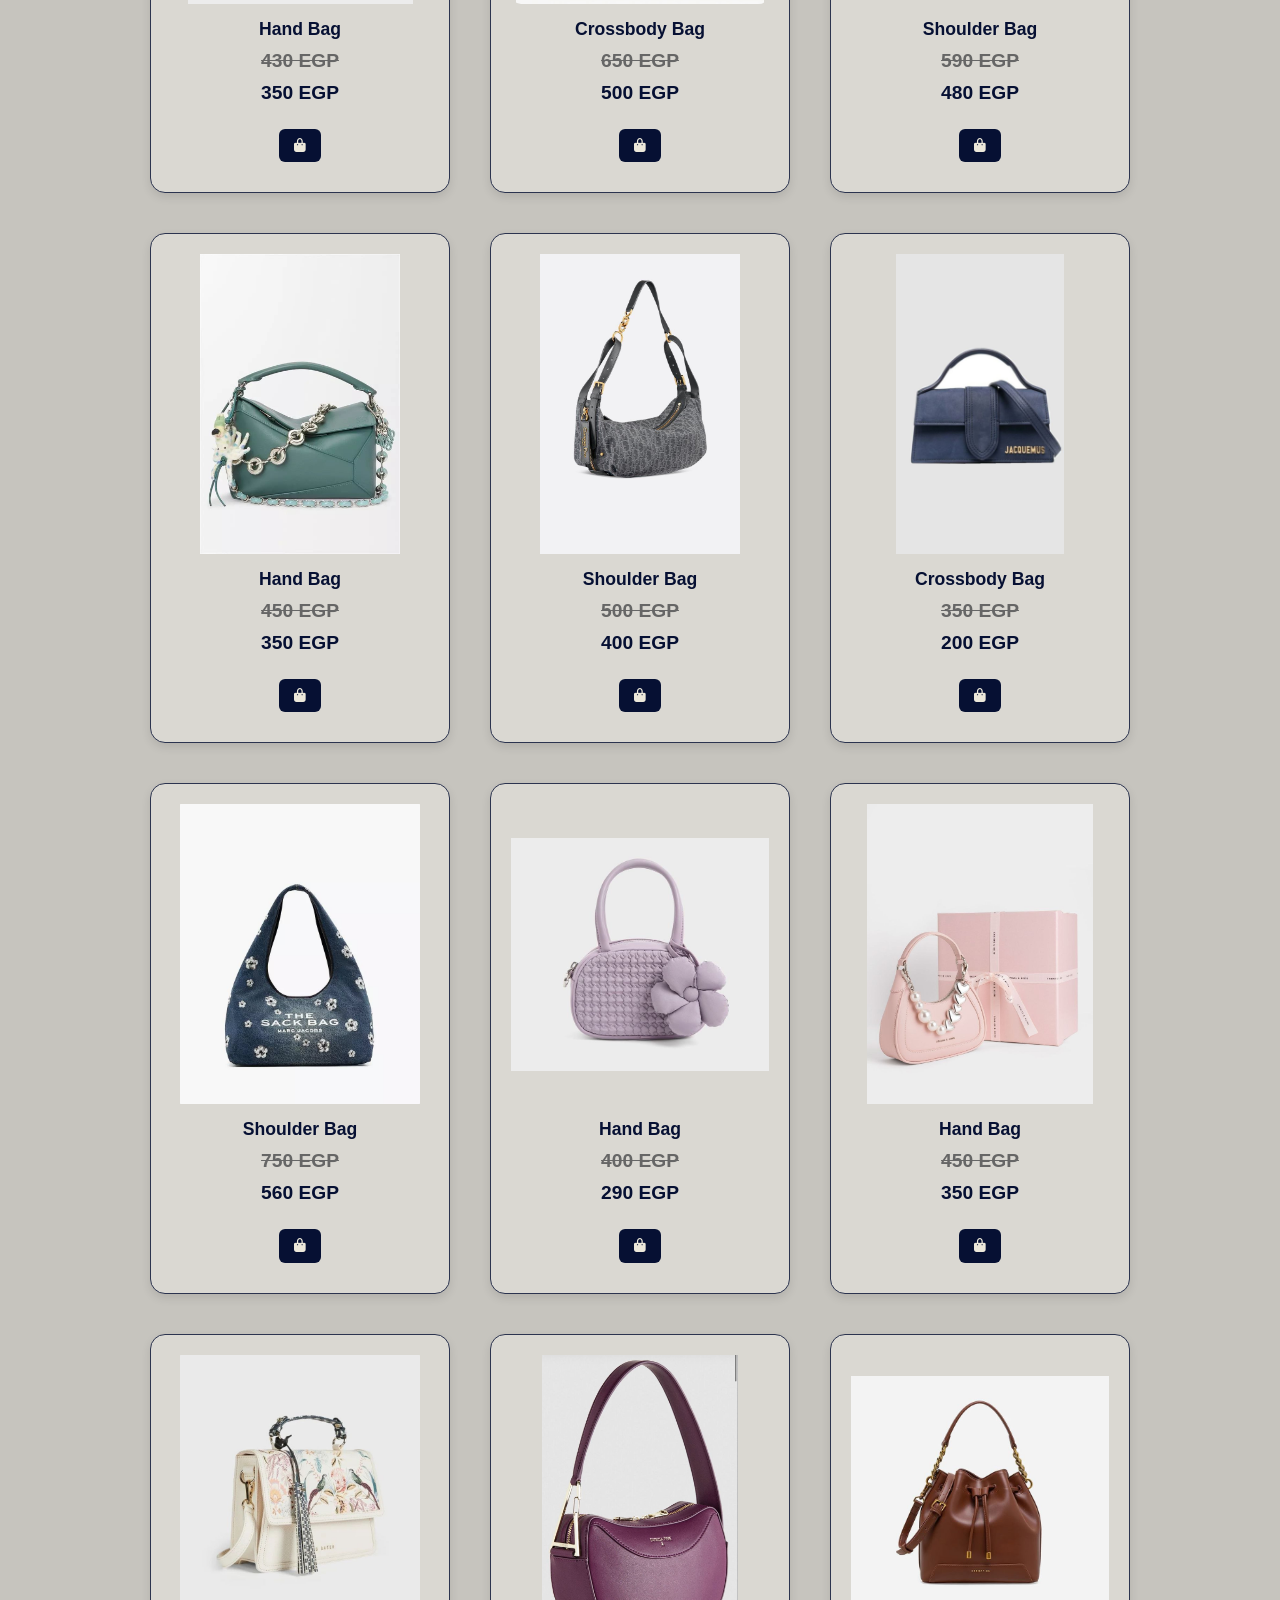
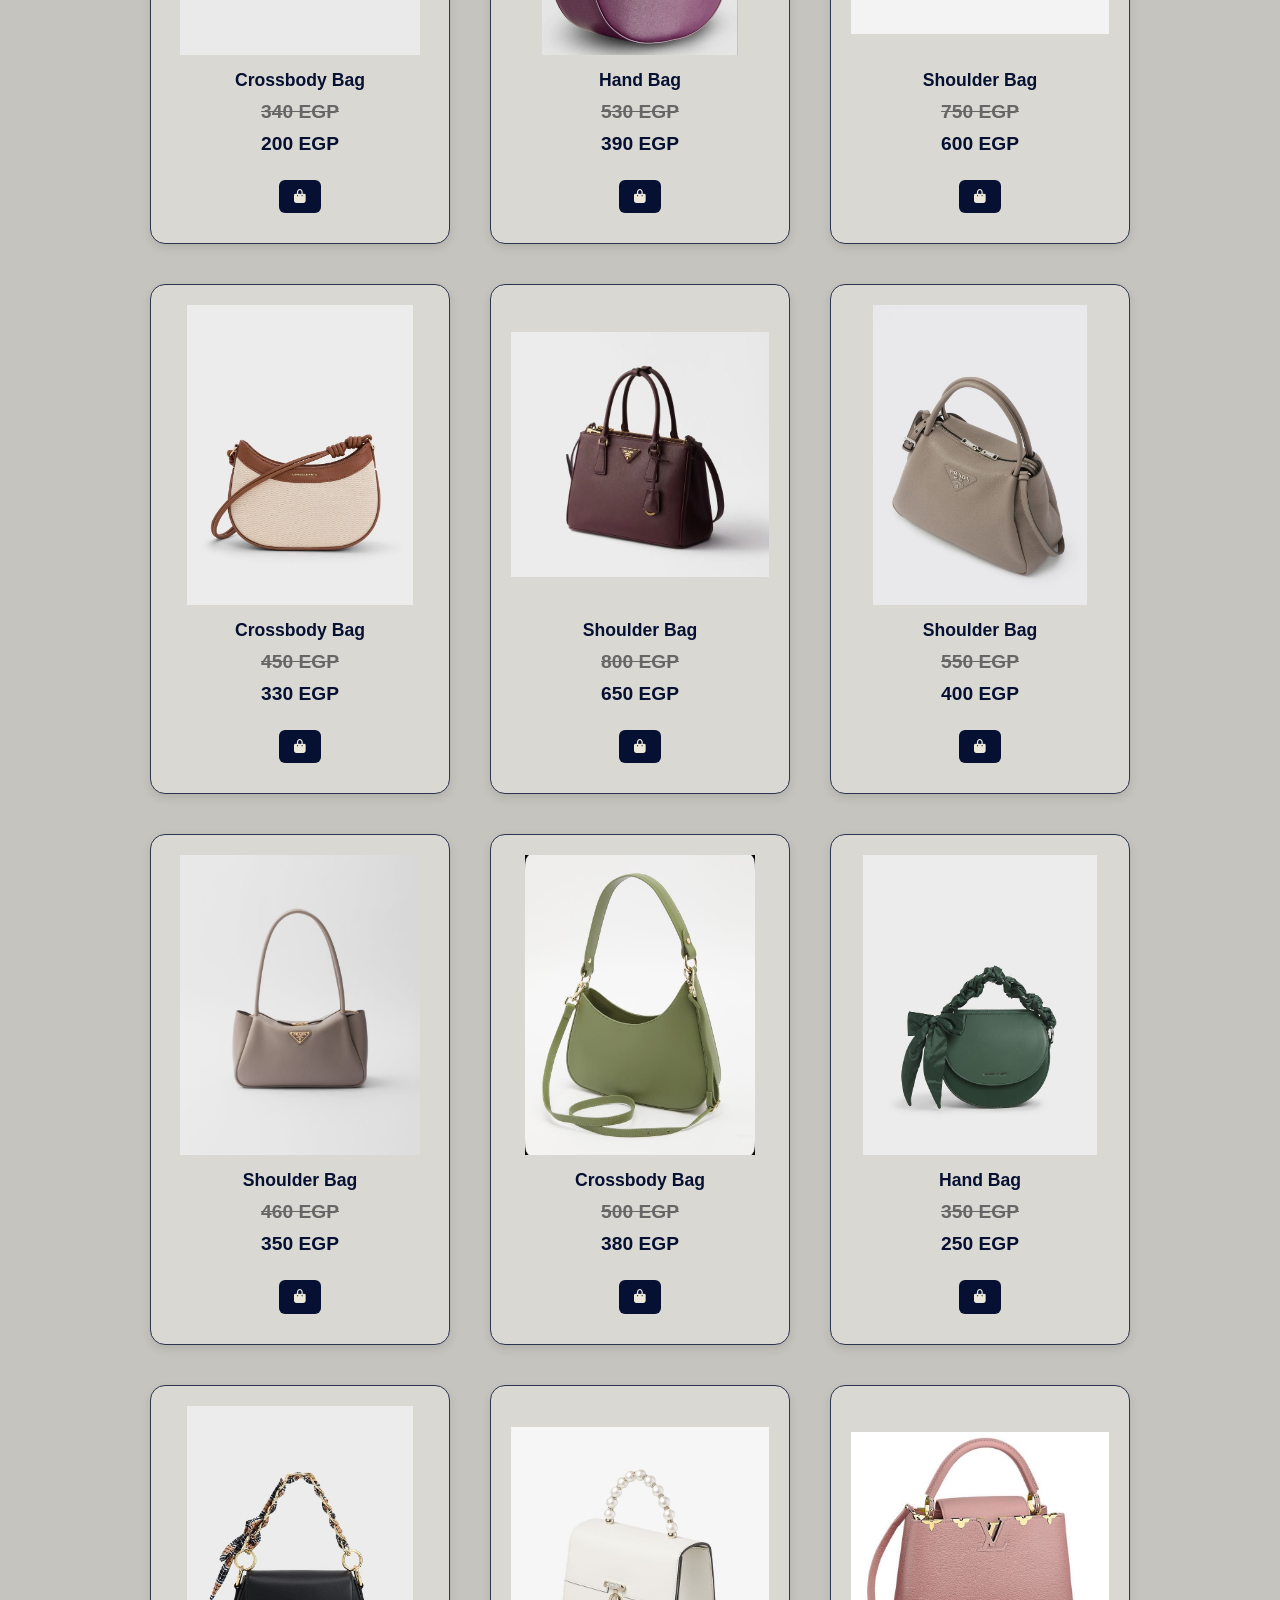
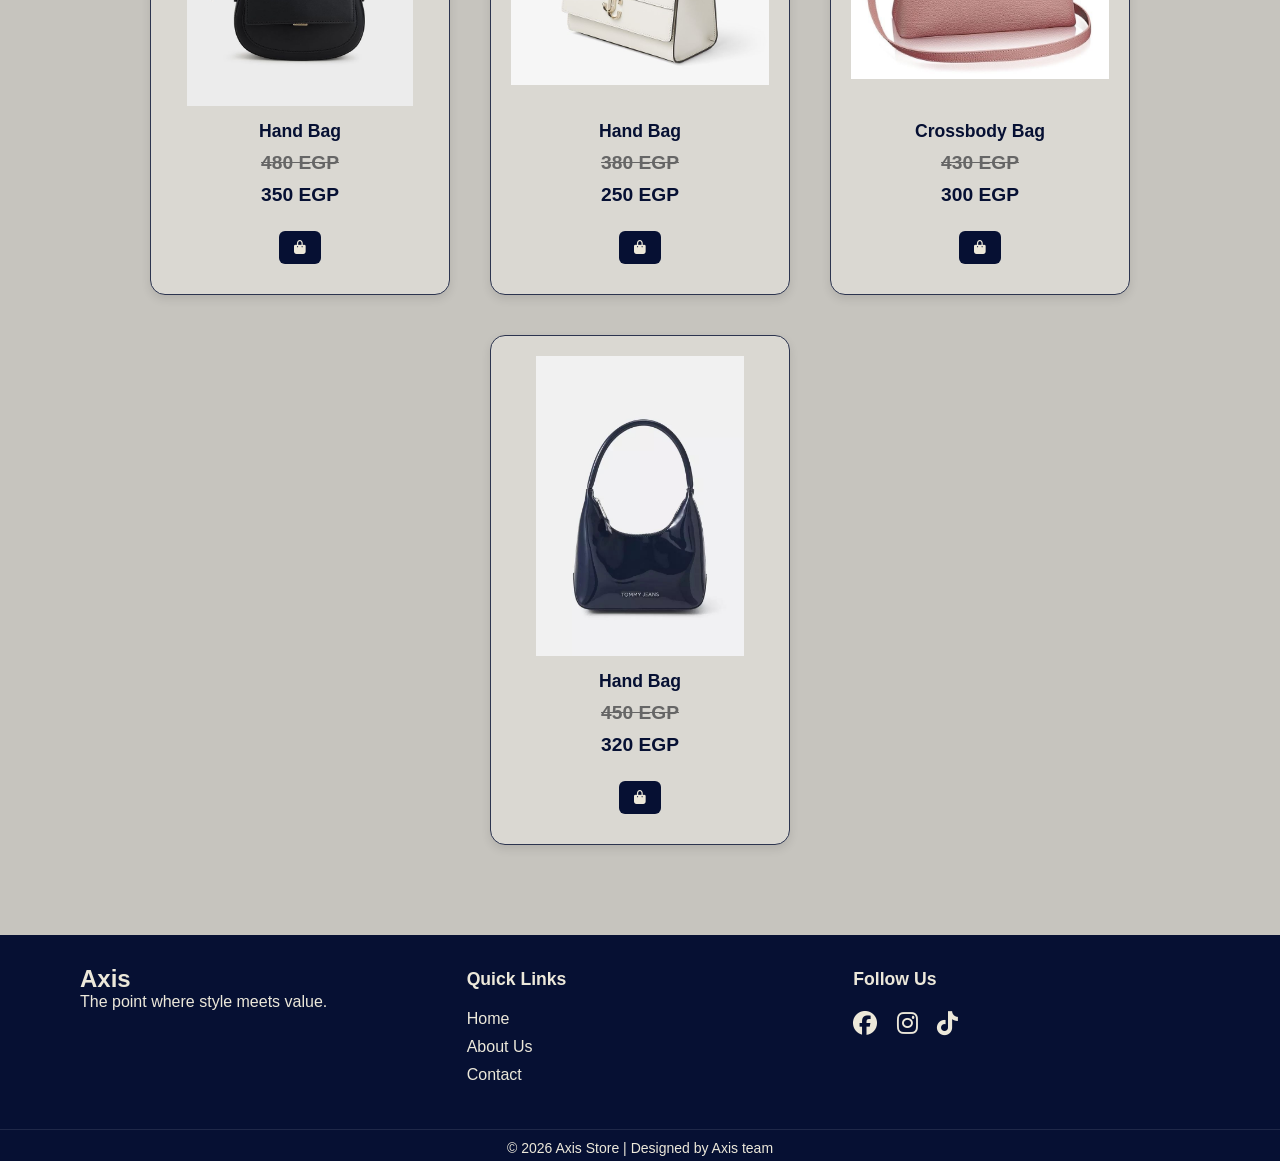
<file: bags.html>
<!DOCTYPE html>
<html>

<head>
  <meta charset="UTF-8">
  <meta name="viewport" content="width=device-width, initial-scale=1.0">
  <title>Bags</title>
  <link rel="stylesheet" href="https://cdnjs.cloudflare.com/ajax/libs/font-awesome/6.5.1/css/all.min.css">
  <link rel="stylesheet" href="bags style.css">
</head>

<body>


  <header>
    <nav>
      <div class="logo">
        <a href="index.html">
          <img src="ChatGPT Image Apr 26, 2026, 09_50_21 PM.png" alt="Axis" width="50" height="50">
        </a>
      </div>
      <ul>
        <li><a href="index.html">Home</a></li>
        <li class="dropdown">
          <a href="javascript:void(0)" class="dropbtn">Categories <i class="fa-solid fa-chevron-down"></i></a>
          <ul class="dropdown-content">
            <li><a href="girls.html">Women's Wear</a></li>
            <li><a href="men.html">Men's Wear</a></li>
            <li><a href="sports.html">Sports Wear</a></li>
            <li><a href="accessories.html">Accessories</a></li>
            <li><a href="shoes.html">Shoes</a></li>
            <li><a href="bags.html">Bags</a></li>
            <li><a href="skin_care.html">Skin Care</a></li>
          </ul>
        </li>
        <li><a href="about.html">About</a></li>
        <li><a href="contact.html">Contact Us</a></li>
      </ul>
      <div class="icons">
        <div class="search">
          <a href="#">
            <input type="text" placeholder="Search..." class="search-input">
            <i class="fa-solid fa-magnifying-glass"></i>
          </a>
        </div>
        <div class="theme-toggle" id="themetoggle">
          <i class="fa-solid fa-moon" id="themeicon"></i>
        </div>
        <a href="sign_in.html">
          <i class="fa-regular fa-user"></i>
        </a>
        <button id="logout-btn" onclick="logout()">Logout</button>
        <a href="cart.html">
          <div class="cart">
            <i class="fa-solid fa-bag-shopping"></i>
            <span id="cart-count">0</span>
          </div>
        </a>
      </div>
    </nav>
  </header>
  <h1 class="add"> Bags </h1>


  <section class="main-container">

    <div class="product-card">
      <img src="bags photos/pic1.jpg" alt="Crossbody Bag" class="sizephoto">
      <h3>Crossbody Bag</h3>

      <div class="price-container">
        <span class="old-price">600 EGP</span>
        <span class="price-bag">500 EGP</span>
        <button class="add-to-cart" onclick="addToCart('white cross', 500)">
          <i class="fa-solid fa-bag-shopping"></i>
          <span class="cart-text-c">add to cart</span>
        </button>
      </div>
    </div>


    <div class="product-card">
      <img src="bags photos/pic 2.jpg" alt="Shoulder Bag" class="sizephoto">
      <h3>Shoulder Bag</h3>

      <div class="price-container">
        <span class="old-price">800 EGP</span>
        <span class="price-bag">670 EGP</span>
        <button class="add-to-cart" onclick="addToCart('Shoulder Bag', 670)">
          <i class="fa-solid fa-bag-shopping"></i>
          <span class="cart-text-c">add to cart</span>
        </button>
      </div>
    </div>


    <div class="product-card">
      <img src="bags photos/pic 3.jpg" alt="Hand Bag" class="sizephoto">
      <h3>Hand Bag</h3>

      <div class="price-container">
        <span class="old-price">300 EGP</span>
        <span class="price-bag">250 EGP</span>
        <button class="add-to-cart" onclick="addToCart('Hand Bag', 250)">
          <i class="fa-solid fa-bag-shopping"></i>
          <span class="cart-text-c">add to cart</span>
        </button>
      </div>
    </div>


    <div class="product-card">
      <img src="bags photos/pic 4.jpg" alt="Crossbody Bag" class="sizephoto">
      <h3> Crossbody Bag</h3>

      <div class="price-container">
        <span class="old-price">400 EGP</span>
        <span class="price-bag">300 EGP</span>
        <button class="add-to-cart" onclick="addToCart('Crossbody Bag',300 )">
          <i class="fa-solid fa-bag-shopping"></i>
          <span class="cart-text-c">add to cart</span>
        </button>
      </div>
    </div>


    <div class="product-card">
      <img src="bags photos/pic 5.jpg" alt="Hand Bag" class="sizephoto">
      <h3>Hand Bag </h3>

      <div class="price-container">
        <span class="old-price">420 EGP</span>
        <span class="price-bag"> 300 EGP</span>
        <button class="add-to-cart" onclick="addToCart('Hand Bag',300 )">
          <i class="fa-solid fa-bag-shopping"></i>
          <span class="cart-text-c">add to cart</span>
        </button>
      </div>
    </div>


    <div class="product-card">
      <img src="bags photos/pic 6.jpg" alt="Shoulder Bag" class="sizephoto">
      <h3>Shoulder Bag</h3>

      <div class="price-container">
        <span class="old-price">550 EGP</span>
        <span class="price-bag">460 EGP</span>
        <button class="add-to-cart" onclick="addToCart('Shoulder Bag', 460)">
          <i class="fa-solid fa-bag-shopping"></i>
          <span class="cart-text-c">add to cart</span>
        </button>
      </div>
    </div>


    <div class="product-card">
      <img src="bags photos/pic 7.jpg" alt="Hand Bag" class="sizephoto">
      <h3>Hand Bag </h3>

      <div class="price-container">
        <span class="old-price">430 EGP</span>
        <span class="price-bag"> 350 EGP</span>
        <button class="add-to-cart" onclick="addToCart('Hand Bag',350 )">
          <i class="fa-solid fa-bag-shopping"></i>
          <span class="cart-text-c">add to cart</span>
        </button>
      </div>
    </div>


    <div class="product-card">
      <img src="bags photos/pic 8.jpg" alt="Crossbody Bag" class="sizephoto">
      <h3> Crossbody Bag</h3>

      <div class="price-container">
        <span class="old-price">650 EGP</span>
        <span class="price-bag">500 EGP</span>
        <button class="add-to-cart" onclick="addToCart('Crossbody Bag',500 )">
          <i class="fa-solid fa-bag-shopping"></i>
          <span class="cart-text-c">add to cart</span>
        </button>
      </div>
    </div>


    <div class="product-card">
      <img src="bags photos/pic 9.jpg" alt="Shoulder Bag" class="sizephoto">
      <h3>Shoulder Bag</h3>

      <div class="price-container">
        <span class="old-price">590 EGP</span>
        <span class="price-bag">480 EGP</span>
        <button class="add-to-cart" onclick="addToCart('Shoulder Bag', 480)">
          <i class="fa-solid fa-bag-shopping"></i>
          <span class="cart-text-c">add to cart</span>
        </button>
      </div>
    </div>


    <div class="product-card">
      <img src="bags photos/pic 10.jpg" alt="Hand Bag" class="sizephoto">
      <h3>Hand Bag </h3>

      <div class="price-container">
        <span class="old-price">450 EGP</span>
        <span class="price-bag"> 350 EGP</span>
        <button class="add-to-cart" onclick="addToCart('Hand Bag',350 )">
          <i class="fa-solid fa-bag-shopping"></i>
          <span class="cart-text-c">add to cart</span>
        </button>
      </div>
    </div>


    <div class="product-card">
      <img src="bags photos/pic 11.jpg" alt="Shoulder Bag" class="sizephoto">
      <h3>Shoulder Bag</h3>

      <div class="price-container">
        <span class="old-price">500 EGP</span>
        <span class="price-bag">400 EGP</span>
        <button class="add-to-cart" onclick="addToCart('Shoulder Bag', 400)">
          <i class="fa-solid fa-bag-shopping"></i>
          <span class="cart-text-c">add to cart</span>
        </button>
      </div>
    </div>


    <div class="product-card">
      <img src="bags photos/pic 12.jpg" alt="Crossbody Bag" class="sizephoto">
      <h3> Crossbody Bag</h3>

      <div class="price-container">
        <span class="old-price">350 EGP</span>
        <span class="price-bag">200 EGP</span>
        <button class="add-to-cart" onclick="addToCart('Crossbody Bag',200 )">
          <i class="fa-solid fa-bag-shopping"></i>
          <span class="cart-text-c">add to cart</span>
        </button>
      </div>
    </div>


    <div class="product-card">
      <img src="bags photos/pic 13.jpg" alt="Shoulder Bag" class="sizephoto">
      <h3>Shoulder Bag</h3>

      <div class="price-container">
        <span class="old-price">750 EGP</span>
        <span class="price-bag">560 EGP</span>
        <button class="add-to-cart" onclick="addToCart('Shoulder Bag', 560)">
          <i class="fa-solid fa-bag-shopping"></i>
          <span class="cart-text-c">add to cart</span>
        </button>
      </div>
    </div>


    <div class="product-card">
      <img src="bags photos/pic 14.jpg" alt="Hand Bag" class="sizephoto">
      <h3>Hand Bag </h3>

      <div class="price-container">
        <span class="old-price">400 EGP</span>
        <span class="price-bag"> 290 EGP</span>
        <button class="add-to-cart" onclick="addToCart('Hand Bag',290 )">
          <i class="fa-solid fa-bag-shopping"></i>
          <span class="cart-text-c">add to cart</span>

        </button>
      </div>
    </div>


    <div class="product-card">
      <img src="bags photos/pic 15.jpg" alt="Hand Bag" class="sizephoto">
      <h3>Hand Bag </h3>

      <div class="price-container">
        <span class="old-price">450 EGP</span>
        <span class="price-bag"> 350 EGP</span>
        <button class="add-to-cart" onclick="addToCart('Hand Bag',350 )">
          <i class="fa-solid fa-bag-shopping"></i>
          <span class="cart-text-c">add to cart</span>
        </button>
      </div>
    </div>


    <div class="product-card">
      <img src="bags photos/pic 16.jpg" alt="Crossbody Bag" class="sizephoto">
      <h3>Crossbody Bag</h3>

      <div class="price-container">
        <span class="old-price">340 EGP</span>
        <span class="price-bag">200 EGP</span>
        <button class="add-to-cart" onclick="addToCart('white cross', 200)">
          <i class="fa-solid fa-bag-shopping"></i>
          <span class="cart-text-c">add to cart</span>
        </button>
      </div>
    </div>


    <div class="product-card">
      <img src="bags photos/pic 17 .jpg" alt="Hand Bag" class="sizephoto">
      <h3>Hand Bag </h3>

      <div class="price-container">
        <span class="old-price">530 EGP</span>
        <span class="price-bag"> 390 EGP</span>
        <button class="add-to-cart" onclick="addToCart('Hand Bag',390 )">
          <i class="fa-solid fa-bag-shopping"></i>
          <span class="cart-text-c">add to cart</span>
        </button>
      </div>
    </div>


    <div class="product-card">
      <img src="bags photos/pic 18.jpg" alt="Shoulder Bag" class="sizephoto">
      <h3>Shoulder Bag</h3>

      <div class="price-container">
        <span class="old-price">750 EGP</span>
        <span class="price-bag">600 EGP</span>
        <button class="add-to-cart" onclick="addToCart('Shoulder Bag', 600)">
          <i class="fa-solid fa-bag-shopping"></i>
          <span class="cart-text-c">add to cart</span>
        </button>
      </div>
    </div>


    <div class="product-card">
      <img src="bags photos/pic 19.jpg" alt="Crossbody Bag" class="sizephoto">
      <h3>Crossbody Bag</h3>

      <div class="price-container">
        <span class="old-price">450 EGP</span>
        <span class="price-bag">330 EGP</span>
        <button class="add-to-cart" onclick="addToCart('white cross', 330)">
          <i class="fa-solid fa-bag-shopping"></i>
          <span class="cart-text-c">add to cart</span>
        </button>
      </div>
    </div>


    <div class="product-card">
      <img src="bags photos/pic 20.jpg" alt="Shoulder Bag" class="sizephoto">
      <h3>Shoulder Bag</h3>

      <div class="price-container">
        <span class="old-price">800 EGP</span>
        <span class="price-bag">650 EGP</span>
        <button class="add-to-cart" onclick="addToCart('Shoulder Bag', 650)">
          <i class="fa-solid fa-bag-shopping"></i>
          <span class="cart-text-c">add to cart</span>
        </button>
      </div>
    </div>


    <div class="product-card">
      <img src="bags photos/pic 21.jpg" alt="Shoulder Bag" class="sizephoto">
      <h3>Shoulder Bag</h3>

      <div class="price-container">
        <span class="old-price">550 EGP</span>
        <span class="price-bag">400 EGP</span>
        <button class="add-to-cart" onclick="addToCart('Shoulder Bag', 400)">
          <i class="fa-solid fa-bag-shopping"></i>
          <span class="cart-text-c">add to cart</span>
        </button>
      </div>
    </div>


    <div class="product-card">
      <img src="bags photos/pic 22.jpg" alt="Shoulder Bag" class="sizephoto">
      <h3>Shoulder Bag</h3>

      <div class="price-container">
        <span class="old-price">460 EGP</span>
        <span class="price-bag">350 EGP</span>
        <button class="add-to-cart" onclick="addToCart('Shoulder Bag', 350)">
          <i class="fa-solid fa-bag-shopping"></i>
          <span class="cart-text-c">add to cart</span>
        </button>
      </div>
    </div>


    <div class="product-card">
      <img src="bags photos/pic 23.jpg" alt="Crossbody Bag" class="sizephoto">
      <h3>Crossbody Bag</h3>

      <div class="price-container">
        <span class="old-price">500 EGP</span>
        <span class="price-bag">380 EGP</span>
        <button class="add-to-cart" onclick="addToCart('white cross', 380)">
          <i class="fa-solid fa-bag-shopping"></i>
          <span class="cart-text-c">add to cart</span>
        </button>
      </div>
    </div>


    <div class="product-card">
      <img src="bags photos/pic 24.jpg" alt="Hand Bag" class="sizephoto">
      <h3>Hand Bag </h3>

      <div class="price-container">
        <span class="old-price">350 EGP</span>
        <span class="price-bag"> 250 EGP</span>
        <button class="add-to-cart" onclick="addToCart('Hand Bag',250 )">
          <i class="fa-solid fa-bag-shopping"></i>
          <span class="cart-text-c">add to cart</span>
        </button>
      </div>
    </div>


    <div class="product-card">
      <img src="bags photos/pic 25.jpg" alt="Hand Bag" class="sizephoto">
      <h3>Hand Bag </h3>

      <div class="price-container">
        <span class="old-price">480 EGP</span>
        <span class="price-bag"> 350 EGP</span>
        <button class="add-to-cart" onclick="addToCart('Hand Bag',350 )">
          <i class="fa-solid fa-bag-shopping"></i>
          <span class="cart-text-c">add to cart</span>
        </button>
      </div>
    </div>


    <div class="product-card">
      <img src="bags photos/pic 26.jpg" alt="Hand Bag" class="sizephoto">
      <h3>Hand Bag </h3>

      <div class="price-container">
        <span class="old-price">380 EGP</span>
        <span class="price-bag"> 250 EGP</span>
        <button class="add-to-cart" onclick="addToCart('Hand Bag',250 )">
          <i class="fa-solid fa-bag-shopping"></i>
          <span class="cart-text-c">add to cart</span>
        </button>
      </div>
    </div>


    <div class="product-card">
      <img src="bags photos/pic 27.jpg" alt="Crossbody Bag" class="sizephoto">
      <h3>Crossbody Bag</h3>

      <div class="price-container">
        <span class="old-price">430 EGP</span>
        <span class="price-bag">300 EGP</span>
        <button class="add-to-cart" onclick="addToCart('white cross', 300)">
          <i class="fa-solid fa-bag-shopping"></i>
          <span class="cart-text-c">add to cart</span>
        </button>
      </div>
    </div>


    <div class="product-card">
      <img src="bags photos/pic 28.jpg" alt="Hand Bag" class="sizephoto">
      <h3>Hand Bag </h3>

      <div class="price-container">
        <span class="old-price">450 EGP</span>
        <span class="price-bag"> 320 EGP</span>
        <button class="add-to-cart" onclick="addToCart('Hand Bag',320 )">
          <i class="fa-solid fa-bag-shopping"></i>
          <span class="cart-text-c">add to cart</span>
        </button>
      </div>
    </div>
  </section>
  <footer class="main-footer">
    <div class="footer-container">
      <div class="footer-section about">
        <h2 class="logo-text">Axis</h2>
        <p>The point where style meets value.</p>
      </div>

      <div class="footer-section links">
        <h3>Quick Links</h3>
        <ul>
          <li><a href="index.html">Home</a></li>
          <li><a href="about.html">About Us</a></li>
          <li><a href="contact.html">Contact</a></li>
        </ul>
      </div>

      <div class="footer-section social">
        <h3>Follow Us</h3>
        <div class="social-icons">
          <a href="#"><i class="fab fa-facebook"></i></a>
          <a href="#"><i class="fab fa-instagram"></i></a>
          <a href="#"><i class="fab fa-tiktok"></i></a>
        </div>
      </div>
    </div>

    <div class="footer-bottom">
      <p>&copy; 2026 Axis Store | Designed by Axis team</p>
    </div>
  </footer>
  <script src="bagsss.js"></script>
  <script src="main.js"></script>
</body>

</html>
</file>
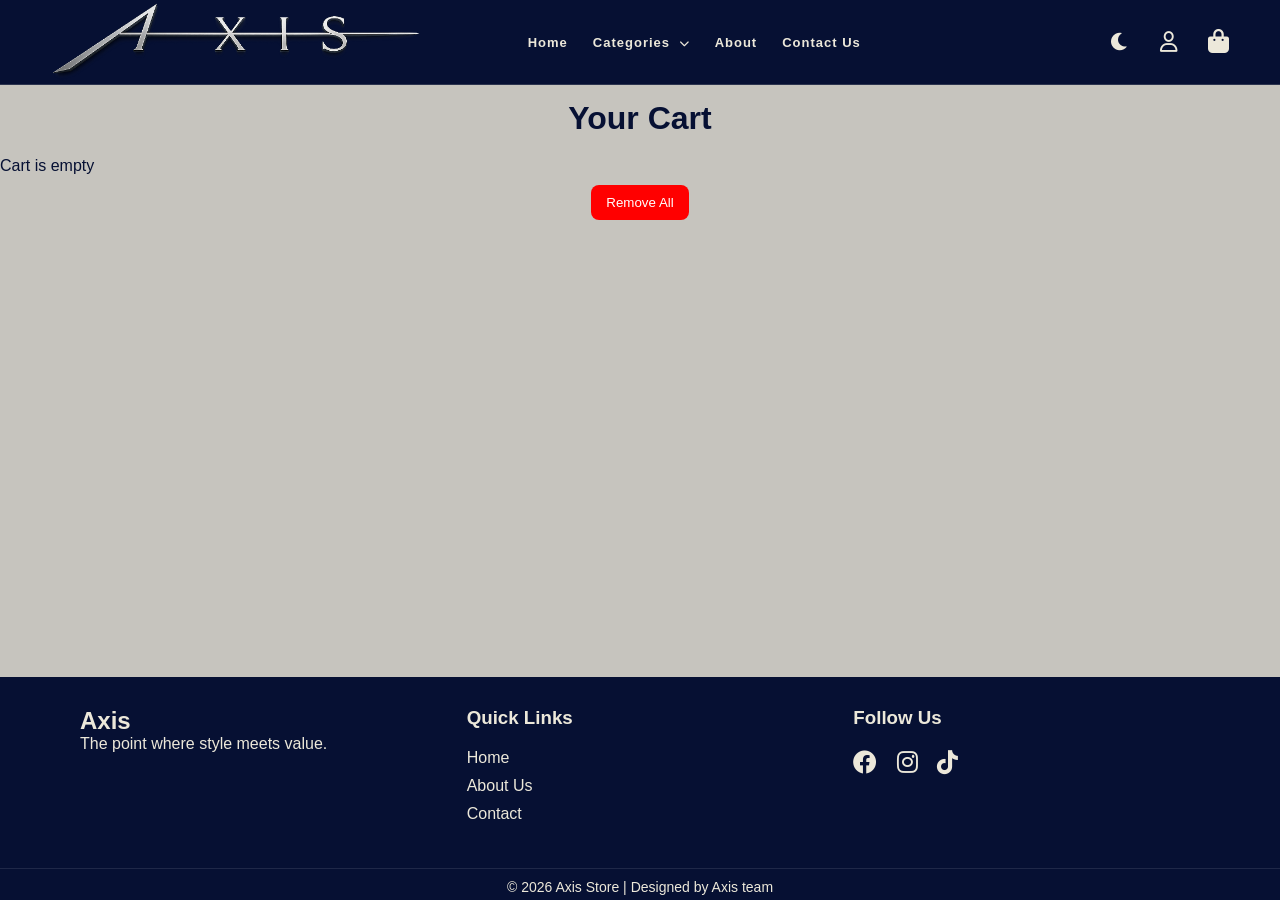
<file: cart.html>
<!DOCTYPE html>
<html>

<head>
    <meta charset="UTF-8">
    <meta name="viewport" content="width=device-width, initial-scale=1.0">
    <title>Cart</title>
    <meta name="description" content="The point where style meets value.">
    <link rel="stylesheet" href="cart.css">
    <link rel="stylesheet" href="https://cdnjs.cloudflare.com/ajax/libs/font-awesome/6.0.0/css/all.min.css" />
</head>

<body>
    <header>
        <nav>
            <div class="logo">
                <a href="index.html">
                    <img src="ChatGPT Image Apr 26, 2026, 09_50_21 PM.png" alt="Axis" width="50" height="50"
                        class="logo-photo">
                </a>
            </div>
            <ul>
                <li><a href="index.html">Home</a></li>
                <li class="dropdown">
                    <a href="javascript:void(0)" class="dropbtn">Categories <i class="fa-solid fa-chevron-down"></i></a>
                    <ul class="dropdown-content">
                        <li><a href="girls.html">Women's Wear</a></li>
                        <li><a href="men.html">Men's Wear</a></li>
                        <li><a href="sports.html">Sports Wear</a></li>
                        <li><a href="accessories.html">Accessories</a></li>
                        <li><a href="shoes.html">Shoes</a></li>
                        <li><a href="bags.html">Bags</a></li>
                        <li><a href="skin_care.html">Skin Care</a></li>
                    </ul>
                </li>
                <li><a href="about.html">About</a></li>
                <li><a href="contact.html">Contact Us</a></li>
            </ul>
            <div class="icons">

                <div class="theme-toggle" id="themetoggle">
                    <i class="fa-solid fa-moon" id="themeicon"></i>


                </div>
                <a href="sign_in.html">
                    <i class="fa-regular fa-user"></i>
                </a>
                <button id="logout-btn" onclick="logout()">Logout</button>
                <a href="cart.html">
                    <div class="cart">
                        <i class="fa-solid fa-bag-shopping"></i>
                        <span id="cart-count">0</span>
                    </div>
                </a>
            </div>
        </nav>
    </header>
    <main>
        <h1>Your Cart</h1>
        <style>
            main h1 {
                text-align: center;
                padding: 20px;
            }
        </style>


        <div id="cart-items"></div>
        <button id="clear-cart" class="clear-btn" onclick="clearCart()"> Remove All</button>


    </main>
    <footer class="main-footer">
        <div class="footer-container">
            <div class="footer-section about">
                <h2 class="logo-text">Axis</h2>
                <p>The point where style meets value.</p>
            </div>

            <div class="footer-section links">
                <h3>Quick Links</h3>
                <ul>
                    <li><a href="index.html">Home</a></li>
                    <li><a href="about.html">About Us</a></li>
                    <li><a href="contact.html">Contact</a></li>
                </ul>
            </div>

            <div class="footer-section social">
                <h3>Follow Us</h3>
                <div class="social-icons">
                    <a href="#"><i class="fab fa-facebook"></i></a>
                    <a href="#"><i class="fab fa-instagram"></i></a>
                    <a href="#"><i class="fab fa-tiktok"></i></a>
                </div>
            </div>
        </div>

        <div class="footer-bottom">
            <p>&copy; 2026 Axis Store | Designed by Axis team</p>
        </div>
    </footer>
    <script src="main.js"></script>
    <script src="cart.js"></script>

</body>



</html>
</file>
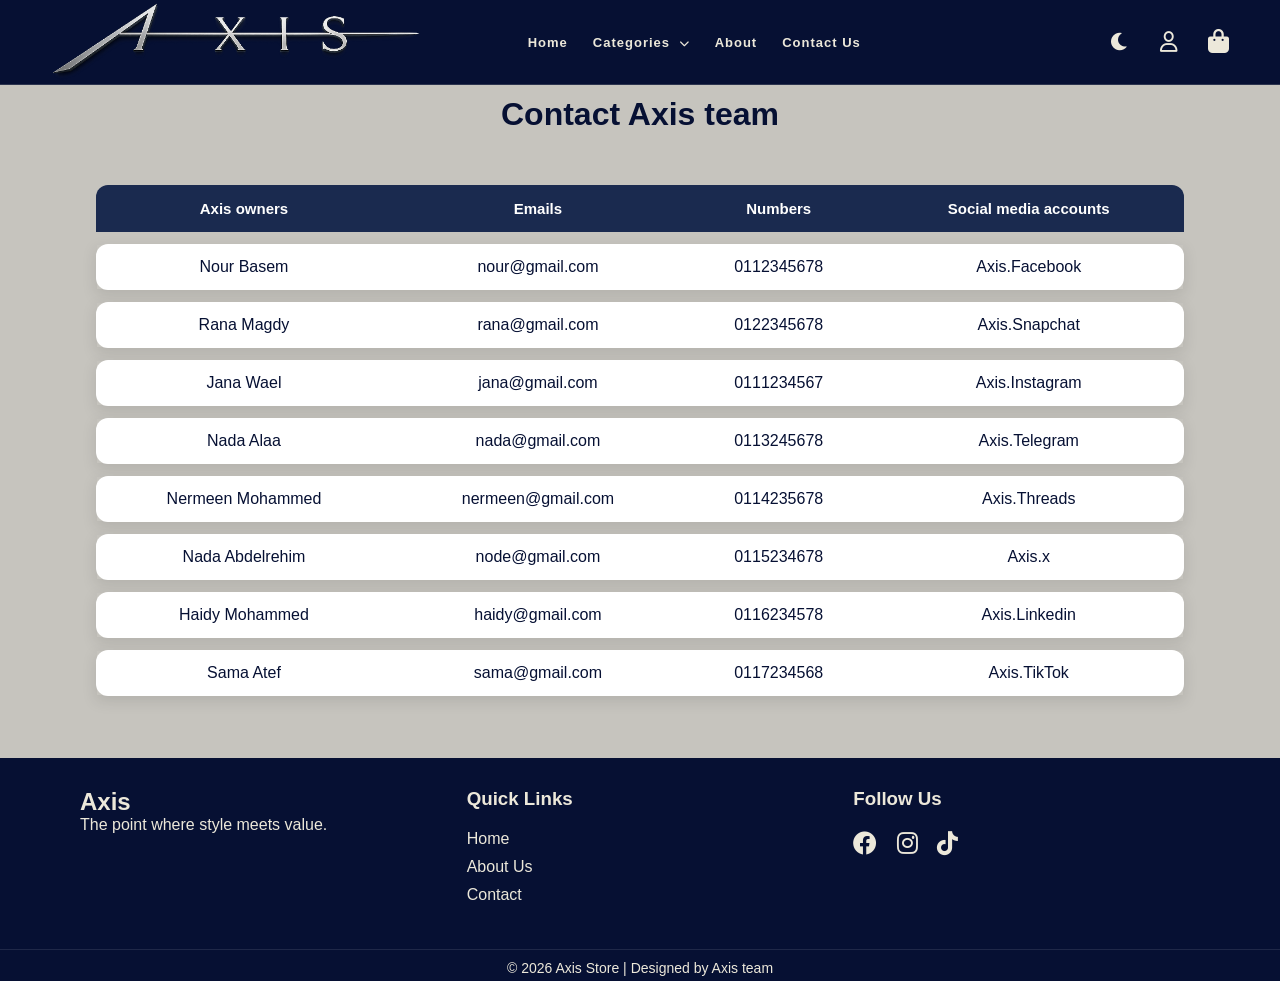
<file: contact.html>
<!DOCTYPE html>
<html>

<head>
    <title>Contact us</title>
    <meta charset="UTF-8">
    <meta name="viewport" content="width=device-width, initial-scale=1.0">
    <link rel="stylesheet" href="contact.css">
    <link rel="stylesheet" href="https://cdnjs.cloudflare.com/ajax/libs/font-awesome/6.0.0/css/all.min.css" />
</head>

<body>
    <header>
        <nav>
            <div class="logo">
                <a href="index.html">
                    <img src="ChatGPT Image Apr 26, 2026, 09_50_21 PM.png" alt="Axis" width="50" height="50"
                        class="logo-photo">
                </a>
            </div>
            <ul>
                <li><a href="index.html">Home</a></li>
                <li class="dropdown">
                    <a href="javascript:void(0)" class="dropbtn">Categories <i class="fa-solid fa-chevron-down"></i></a>
                    <ul class="dropdown-content">
                        <li><a href="girls.html">Women's Wear</a></li>
                        <li><a href="men.html">Men's Wear</a></li>
                        <li><a href="sports.html">Sports Wear</a></li>
                        <li><a href="accessories.html">Accessories</a></li>
                        <li><a href="shoes.html">Shoes</a></li>
                        <li><a href="bags.html">Bags</a></li>
                        <li><a href="skin_care.html">Skin Care</a></li>
                    </ul>
                </li>
                <li><a href="about.html">About</a></li>
                <li><a href="contact.html">Contact Us</a></li>
            </ul>
            <div class="icons">

                <div class="theme-toggle" id="themetoggle">
                    <i class="fa-solid fa-moon" id="themeicon"></i>
                </div>
                <a href="sign_in.html">
                    <i class="fa-regular fa-user"></i>
                </a>
                <button id="logout-btn" onclick="logout()">Logout</button>
                <a href="cart.html">
                    <div class="cart">
                        <i class="fa-solid fa-bag-shopping"></i>
                        <span id="cart-count">0</span>
                    </div>
                </a>
            </div>
        </nav>
        <h1 class="contact">Contact Axis team</h1>
    </header>
    <main>
        <table>
            <thead>
                <tr>
                    <th>Axis owners</th>
                    <th>Emails</th>
                    <th>Numbers</th>
                    <th>Social media accounts</th>
                </tr>
            </thead>
            <tbody>
                <tr>
                    <td>Nour Basem</td>
                    <td>nour@gmail.com</td>
                    <td>0112345678</td>
                    <td>Axis.Facebook</td>
                </tr>
                <tr>
                    <td>Rana Magdy</td>
                    <td>rana@gmail.com</td>
                    <td>0122345678</td>
                    <td>Axis.Snapchat</td>
                </tr>
                <tr>
                    <td>Jana Wael</td>
                    <td>jana@gmail.com</td>
                    <td>0111234567</td>
                    <td>Axis.Instagram</td>
                </tr>
                <tr>
                    <td>Nada Alaa</td>
                    <td>nada@gmail.com</td>
                    <td>0113245678</td>
                    <td>Axis.Telegram</td>
                </tr>
                <tr>
                    <td>Nermeen Mohammed</td>
                    <td>nermeen@gmail.com</td>
                    <td>0114235678</td>
                    <td>Axis.Threads</td>
                </tr>
                <tr>
                    <td>Nada Abdelrehim</td>
                    <td>node@gmail.com</td>
                    <td>0115234678</td>
                    <td>Axis.x</td>
                </tr>
                <tr>
                    <td>Haidy Mohammed</td>
                    <td>haidy@gmail.com</td>
                    <td>0116234578</td>
                    <td>Axis.Linkedin</td>
                </tr>
                <tr>
                    <td>Sama Atef</td>
                    <td>sama@gmail.com</td>
                    <td>0117234568</td>
                    <td>Axis.TikTok</td>
                </tr>
            </tbody>
        </table>
    </main>
    <footer class="main-footer">
        <div class="footer-container">
            <div class="footer-section about">
                <h2 class="logo-text">Axis</h3>
                    <p>The point where style meets value.</p>
            </div>

            <div class="footer-section links">
                <h3>Quick Links</h3>
                <ul>
                    <li><a href="index.html">Home</a></li>
                    <li><a href="about.html">About Us</a></li>
                    <li><a href="contact.html">Contact</a></li>
                </ul>
            </div>

            <div class="footer-section social">
                <h3>Follow Us</h3>
                <div class="social-icons">
                    <a href="#"><i class="fab fa-facebook"></i></a>
                    <a href="#"><i class="fab fa-instagram"></i></a>
                    <a href="#"><i class="fab fa-tiktok"></i></a>
                </div>
            </div>
        </div>

        <div class="footer-bottom">
            <p>&copy; 2026 Axis Store | Designed by Axis team</p>
        </div>
    </footer>
    <script src="main.js"></script>
    <script src="contact.js"></script>
</body>

</html>
</file>
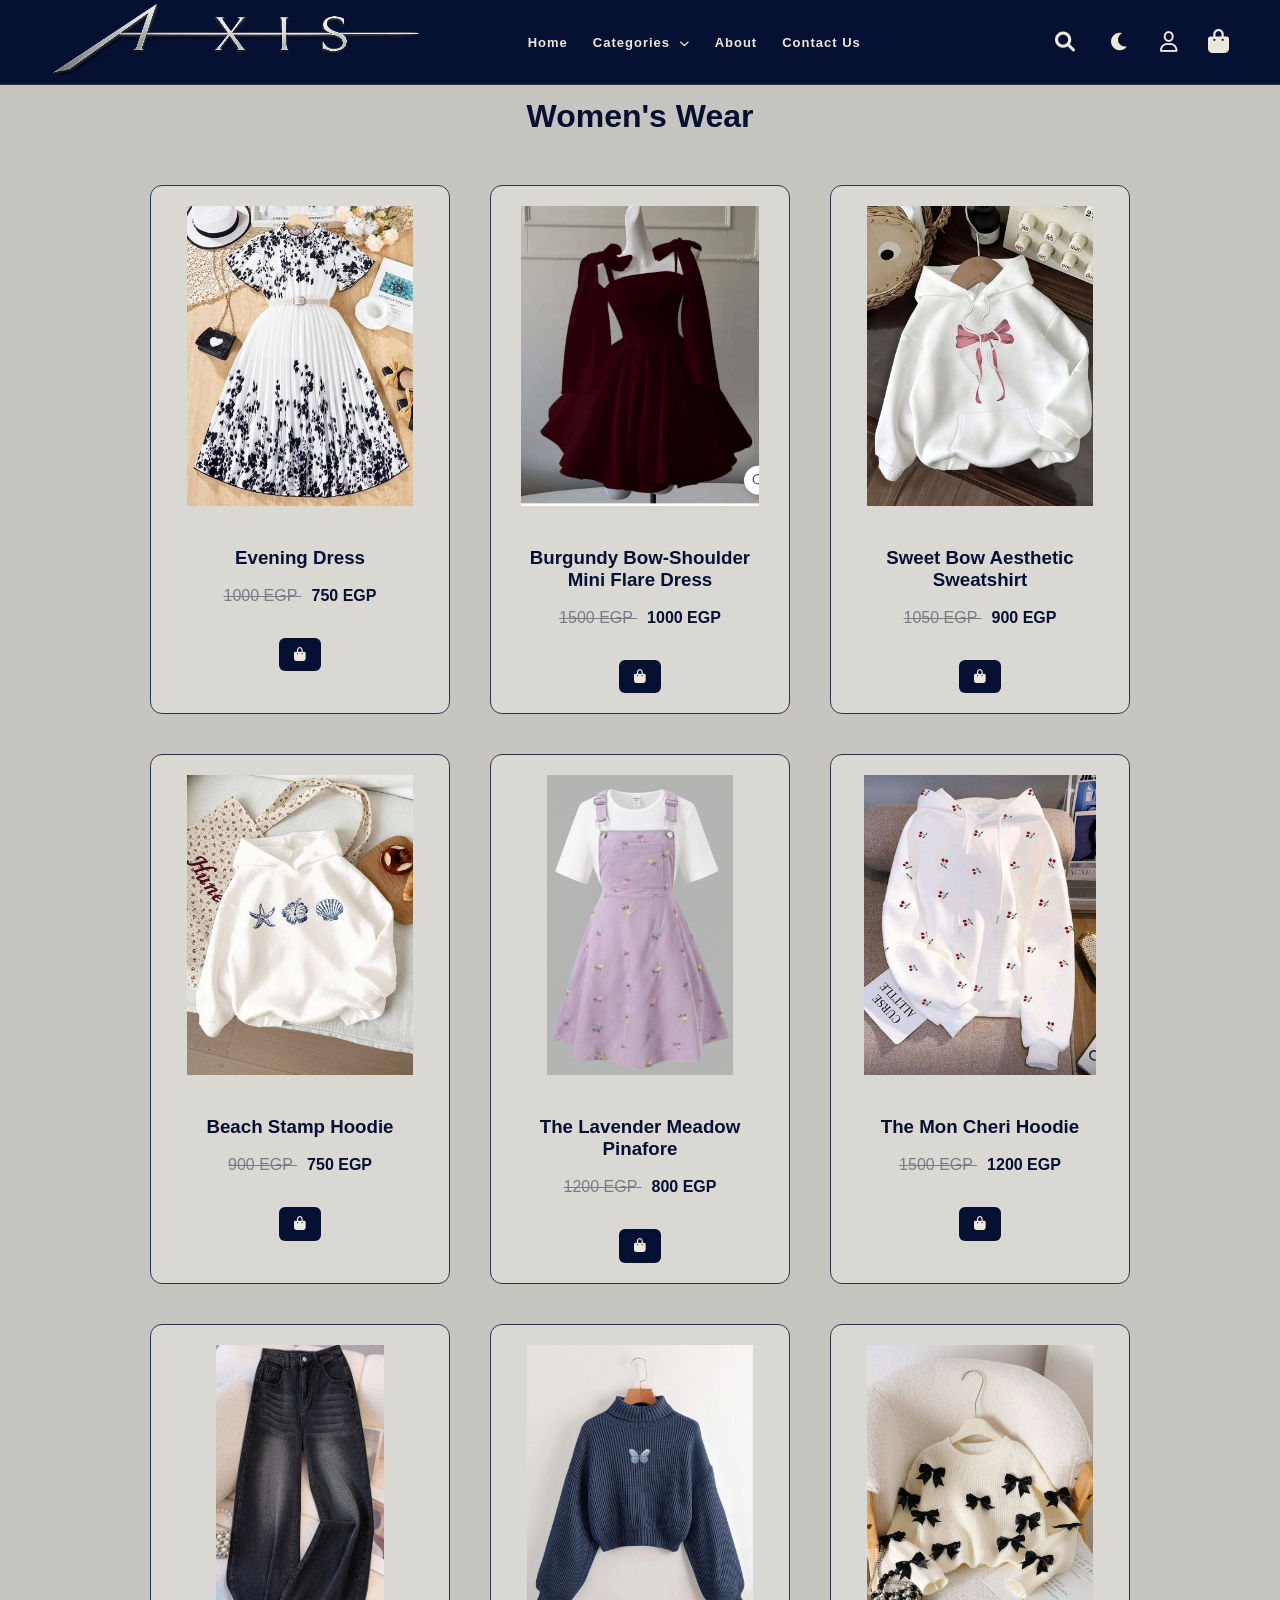
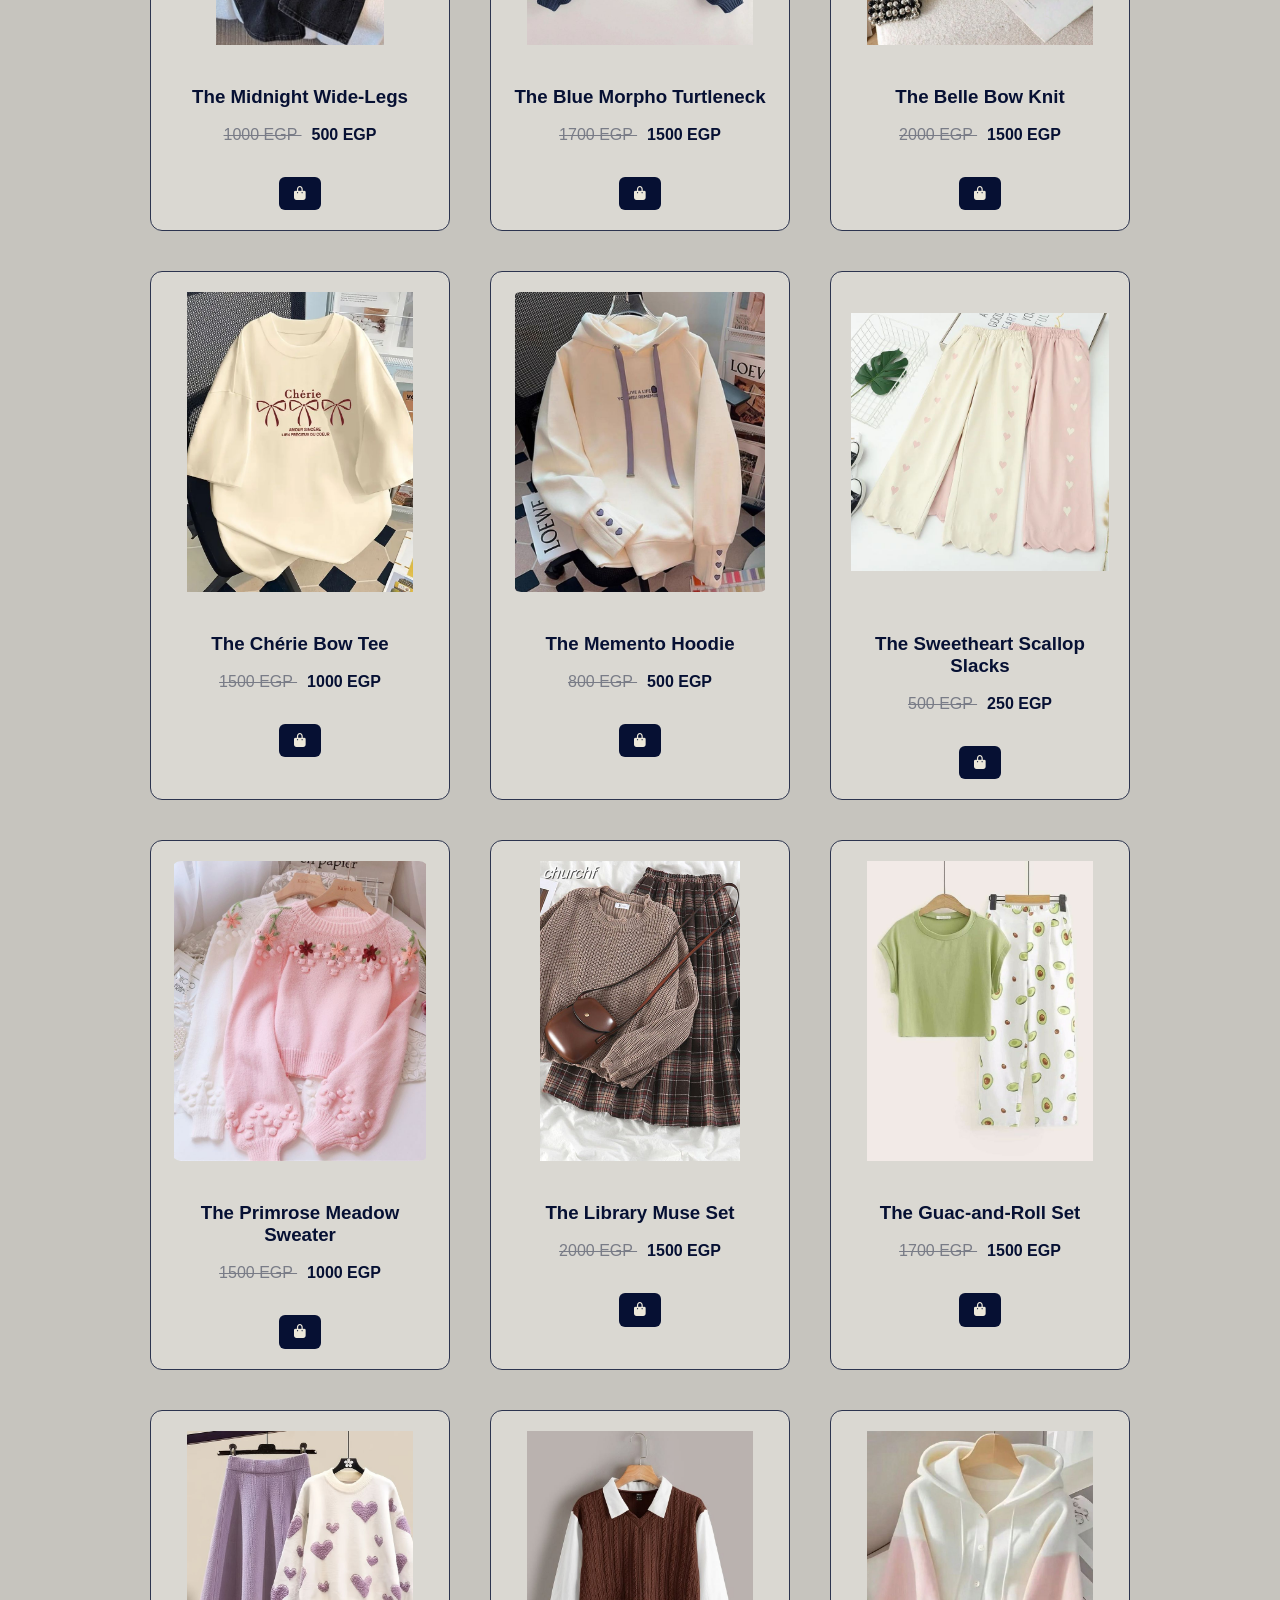
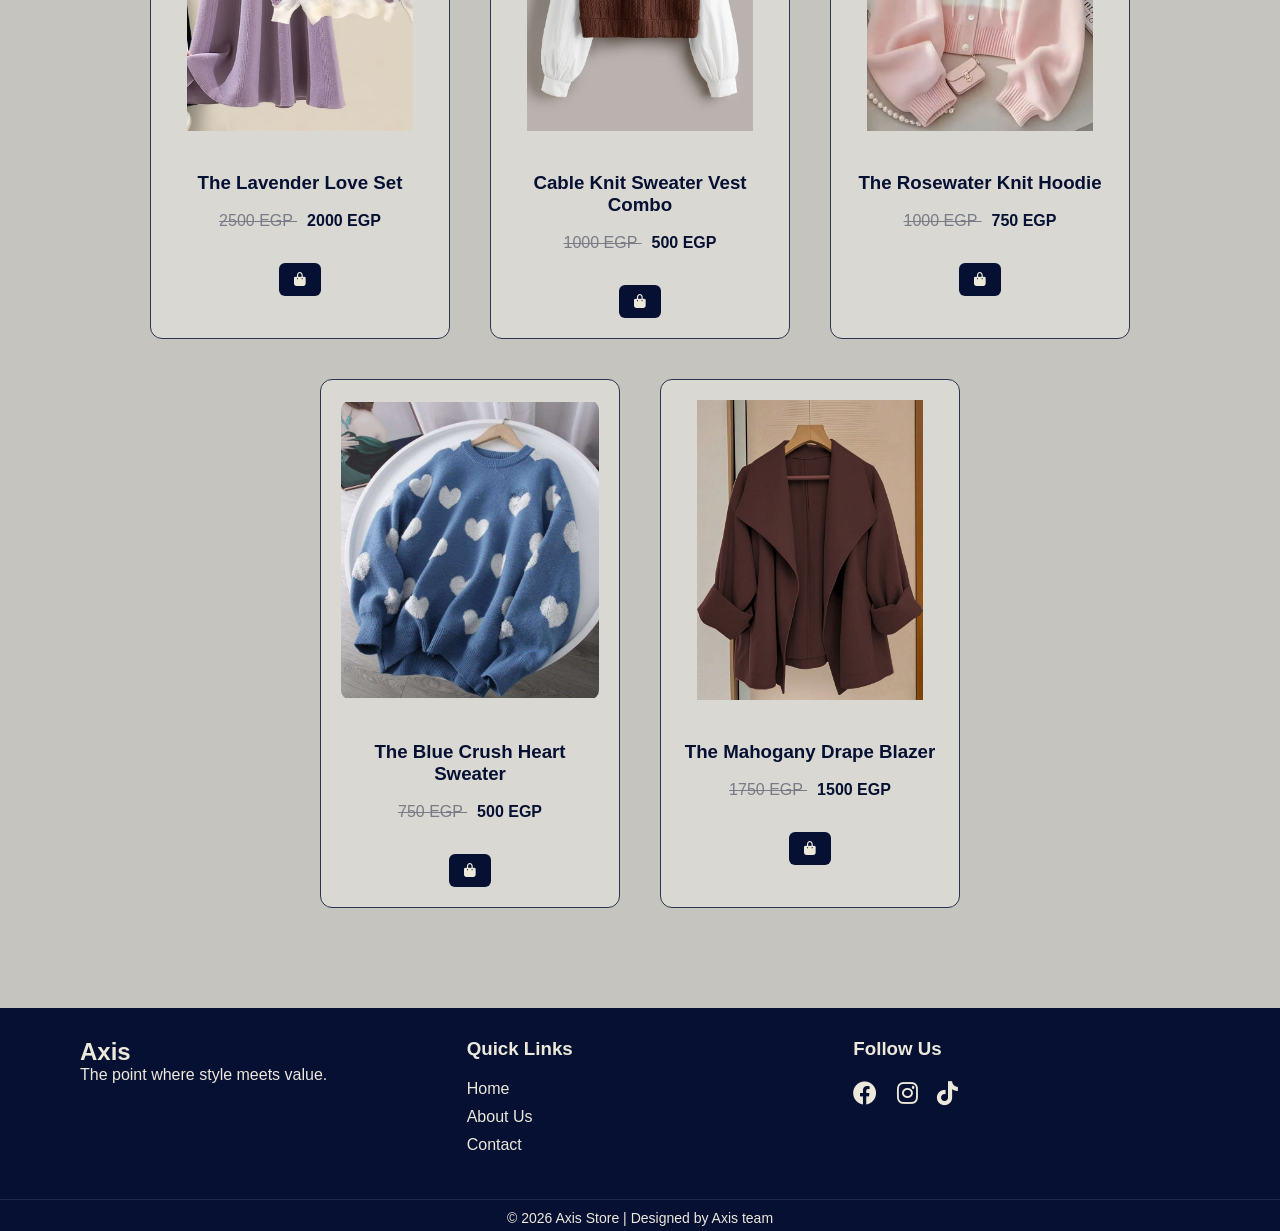
<file: girls.html>
<!DOCTYPE html>
<html>

<head>
    <meta charset="UTF-8">
    <meta name="viewport" content="width=device-width, initial-scale=1.0">
    <link rel="stylesheet" href="girls.css">
    <link rel="stylesheet" href="https://cdnjs.cloudflare.com/ajax/libs/font-awesome/6.0.0/css/all.min.css" />
    <title>Women's Wear </title>
</head>

<body>
    <header>
        <nav>
            <div class="logo">
                <a href="index.html">
                    <img src="ChatGPT Image Apr 26, 2026, 09_50_21 PM.png" alt="Axis" width="50" height="50"
                        class="logo-photo">
                </a>
            </div>
            <ul>
                <li><a href="index.html">Home</a></li>
                <li class="dropdown">
                    <a href="javascript:void(0)" class="dropbtn">Categories <i class="fa-solid fa-chevron-down"></i></a>
                    <ul class="dropdown-content">
                        <li><a href="girls.html">Women's Wear</a></li>
                        <li><a href="men.html">Men's Wear</a></li>
                        <li><a href="sports.html">Sports Wear</a></li>
                        <li><a href="accessories.html">Accessories</a></li>
                        <li><a href="shoes.html">Shoes</a></li>
                        <li><a href="bags.html">Bags</a></li>
                        <li><a href="skin_care.html">Skin Care</a></li>
                    </ul>
                </li>
                <li><a href="about.html">About</a></li>
                <li><a href="contact.html">Contact Us</a></li>
            </ul>
            <div class="icons">
                <div class="search">
                    <a href="#">
                        <input type="text" placeholder="Search..." class="search-input">
                        <i class="fa-solid fa-magnifying-glass"></i>
                    </a>
                </div>

                <div class="theme-toggle" id="themetoggle">
                    <i class="fa-solid fa-moon" id="themeicon"></i>
                </div>
                <a href="sign_in.html">
                    <i class="fa-regular fa-user"></i>
                </a>
                <button id="logout-btn"  onclick="logout()">Logout</button>
                <a href="cart.html">
                    <div class="cart">
                        <i class="fa-solid fa-bag-shopping"></i>
                        <span id="cart-count">0</span>
                    </div>
                </a>
            </div>
        </nav>
    </header>


    </br>
    <h1 class="text"> Women's Wear </h1>
    <style>
        .text {
            text-align: center;
            color: var(--text-navy) !important;
        }

        nav {
            text-align: center;
            color: rgb(6, 16, 51);
        }
    </style>


    <div class="products">
        <div class="product-card">
            <img decoding="async" src="photos girls/photo 1.jpeg" alt="try again">

            <h3> </br>Evening Dress</h3>
            <p> Soft Cotton Fabric , perfect for evening events</p>
            </br>
            <span class="old">1000 EGP </span>
            <span class="new">750 EGP </span>
            </br> </br>
            <button class="cart-btn" onclick="addToCart()">
                <i class="fa-solid fa-bag-shopping icon"></i>
                <span class="cart-text">add to cart</span>
            </button>

        </div>
        <div class="product-card">
            <img decoding="async" src="photos girls/photo 2.jpeg" alt="try again">
            <h3> </br>Burgundy Bow-Shoulder Mini Flare Dress</h3>
            <p>Make a statement with our signature bow-detail mini dress</p>
            </br>
            <span class="old">1500 EGP </span>
            <span class="new">1000 EGP </span>
            </br> </br>
            <button class="cart-btn" onclick="addToCart()">
                <i class="fa-solid fa-bag-shopping icon"></i>
                <span class="cart-text">add to cart</span>
            </button>
        </div>
        <div class="product-card">
            <img decoding="async" src="photos girls/photo 3.jpeg" alt="try again">
            <h3></br>Sweet Bow Aesthetic Sweatshirt</h3>
            <p> ​Cute, cozy, and perfect for your every day coquette look.</p>
            </br>
            <span class="old">1050 EGP </span>
            <span class="new">900 EGP</span>
            </br></br>
            <button class="cart-btn" onclick="addToCart()">
                <i class="fa-solid fa-bag-shopping icon"></i>
                <span class="cart-text">add to cart</span>
            </button>
        </div>
        <div class="product-card">
            <img decoding="async" src="photos girls/photo 4.jpeg" alt="try again">
            <h3></br>Beach Stamp Hoodie</h3>
            <p>A clean, oversized white hoodie featuring navy blue coastal stamps for an effortless beachside aesthetic.
            </p>
            </br>
            <span class="old">900 EGP </span>
            <span class="new">750 EGP</span>
            </br></br>
            <button class="cart-btn" onclick="addToCart()">
                <i class="fa-solid fa-bag-shopping icon"></i>
                <span class="cart-text">add to cart</span>
            </button>
        </div>
        <div class="product-card">
            <img decoding="async" src="photos girls/photo 5.jpeg" alt="try again">
            <h3></br>The Lavender Meadow Pinafore</h3>
            <p>A dreamy lavender corduroy pinafore dress with dainty floral embroidery, layered over a white tee for a
                sweet,
                vintage-inspired look.</p>
            </br>
            <span class="old">1200 EGP </span>
            <span class="new">800 EGP</span>
            </br></br>
            <button class="cart-btn" onclick="addToCart()">
                <i class="fa-solid fa-bag-shopping icon"></i>
                <span class="cart-text">add to cart</span>
            </button>
        </div>
        <div class="product-card">
            <img decoding="async" src="photos girls/photo 6.jpeg" alt="try again">
            <h3></br>The Mon Cheri Hoodie</h3>
            <p>A charming cream-colored hoodie decorated with a sweet all-over cherry pattern for a playful and cozy
                aesthetic.</p>
            </br>
            <span class="old">1500 EGP </span>
            <span class="new">1200 EGP</span>
            </br></br>
            <button class="cart-btn" onclick="addToCart()">
                <i class="fa-solid fa-bag-shopping icon"></i>
                <span class="cart-text">add to cart</span>
            </button>
        </div>
        <div class="product-card">
            <img decoding="async" src="photos girls/photo 7.jpeg" alt="try again">
            <h3></br>The Midnight Wide-Legs</h3>
            <p>Bold, high-waisted wide-leg jeans in a faded black wash, featuring vintage-inspired whiskering for an
                edgy, relaxed fit.</p>
            </br>
            <span class="old">1000 EGP </span>
            <span class="new">500 EGP</span>
            </br></br>
            <button class="cart-btn" onclick="addToCart()">
                <i class="fa-solid fa-bag-shopping icon"></i>
                <span class="cart-text">add to cart</span>
            </button>
        </div>
        <div class="product-card">
            <img decoding="async" src="photos girls/photo 8.jpeg" alt="try again">
            <h3></br>The Blue Morpho Turtleneck</h3>
            <p>A cozy slate-blue cropped turtleneck featuring a dainty butterfly embroidery and chunky ribbed knit for a
                soft, dreamy
                look.</p>
            </br>
            <span class="old">1700 EGP </span>
            <span class="new">1500 EGP</span>
            </br></br>
            <button class="cart-btn" onclick="addToCart()">
                <i class="fa-solid fa-bag-shopping icon"></i>
                <span class="cart-text">add to cart</span>
            </button>
        </div>
        <div class="product-card">
            <img decoding="async" src="photos girls/photo 9.jpeg" alt="try again">
            <h3></br>The Belle Bow Knit</h3>
            <p>An elegant cream ribbed sweater adorned with dainty black satin bows for a chic, feminine, and trendy
                "coquette" vibe.</p>
            </br>
            <span class="old">2000 EGP </span>
            <span class="new">1500 EGP</span>
            </br></br>
            <button class="cart-btn" onclick="addToCart()">
                <i class="fa-solid fa-bag-shopping icon"></i>
                <span class="cart-text">add to cart</span>
            </button>
        </div>
        <div class="product-card">
            <img decoding="async" src="photos girls/photo 10.jpeg" alt="try again">
            <h3></br>The Chérie Bow Tee</h3>
            <p>A vintage-style cream oversized tee featuring burgundy bow graphics and romantic French typography for a
                chic coquette
                aesthetic.</p>
            </br>
            <span class="old">1500 EGP </span>
            <span class="new">1000 EGP</span>
            </br></br>
            <button class="cart-btn" onclick="addToCart()">
                <i class="fa-solid fa-bag-shopping icon"></i>
                <span class="cart-text">add to cart</span>
            </button>
        </div>
        <div class="product-card">
            <img decoding="async" src="photos girls/photo 11.jpeg" alt="try again">
            <h3></br>The Memento Hoodie</h3>
            <p>A minimalist cream hoodie featuring a motivational quote, lavender drawstrings, and cute embroidered
                heart details on
                the cuffs for a soft, aesthetic vibe.</p>
            </br>
            <span class="old">800 EGP </span>
            <span class="new">500 EGP</span>
            </br></br>
            <button class="cart-btn" onclick="addToCart()">
                <i class="fa-solid fa-bag-shopping icon"></i>
                <span class="cart-text">add to cart</span>
            </button>
        </div>
        <div class="product-card">
            <img decoding="async" src="photos girls/photo 12.jpeg" alt="try again">
            <h3></br>The Sweetheart Scallop Slacks</h3>
            <p>Dreamy wide-leg trousers featuring a charming scalloped hem and a vertical heart-print detail in soft
                pastel tones.</p>
            </br>
            <span class="old">500 EGP </span>
            <span class="new">250 EGP</span>
            </br></br>
            <button class="cart-btn" onclick="addToCart()">
                <i class="fa-solid fa-bag-shopping icon"></i>
                <span class="cart-text">add to cart</span>
            </button>
        </div>
        <div class="product-card">
            <img decoding="async" src="photos girls/photo 13.jpeg" alt="try again">
            <h3></br>The Primrose Meadow Sweater</h3>
            <p>A whimsical pastel sweater featuring delicate floral embroidery and textured pom-pom details for a sweet,
                vintage-inspired aesthetic.</p>
            </br>
            <span class="old">1500 EGP </span>
            <span class="new">1000 EGP</span>
            </br></br>
            <button class="cart-btn" onclick="addToCart()">
                <i class="fa-solid fa-bag-shopping icon"></i>
                <span class="cart-text">add to cart</span>
            </button>
        </div>
        <div class="product-card">
            <img decoding="async" src="photos girls/photo 14.jpeg" alt="try again">
            <h3></br>The Library Muse Set</h3>
            <p>A scholarly dark academia look combining a distressed taupe sweater with a pleated plaid skirt and a
                leather satchel.</p>
            </br>
            <span class="old">2000 EGP </span>
            <span class="new">1500 EGP</span>
            </br></br>
            <button class="cart-btn" onclick="addToCart()">
                <i class="fa-solid fa-bag-shopping icon"></i>
                <span class="cart-text">add to cart</span>
            </button>
        </div>
        <div class="product-card">
            <img decoding="async" src="photos girls/photo 15.jpeg" alt="try again">
            <h3></br>The Guac-and-Roll Set</h3>
            <p>A fresh and quirky lounge set featuring a solid sage green crop top and high-waisted white trousers with
                a fun all-over
                avocado pattern.</p>
            </br>
            <span class="old">1700 EGP </span>
            <span class="new">1500 EGP</span>
            </br></br>
            <button class="cart-btn" onclick="addToCart()">
                <i class="fa-solid fa-bag-shopping icon"></i>
                <span class="cart-text">add to cart</span>
            </button>
        </div>
        <div class="product-card">
            <img decoding="async" src="photos girls/photo 16.jpeg" alt="try again">
            <h3></br>The Lavender Love Set</h3>
            <p>A whimsical lavender and white set featuring a heart-patch sweater paired with a flowing knit maxi skirt
                for a sweet,
                romantic aesthetic.</p>
            </br>
            <span class="old">2500 EGP </span>
            <span class="new">2000 EGP</span>
            </br></br>
            <button class="cart-btn" onclick="addToCart()">
                <i class="fa-solid fa-bag-shopping icon"></i>
                <span class="cart-text">add to cart</span>
            </button>
        </div>
        <div class="product-card">
            <img decoding="async" src="photos girls/photo 17.jpeg" alt="try again">
            <h3></br>Cable Knit Sweater Vest Combo</h3>
            <p>A chic 2-in-1 top combining a rich brown cable-knit vest with a crisp white collared shirt and dramatic
                puff sleeves for
                a perfect academic aesthetic.</p>
            </br>
            <span class="old">1000 EGP </span>
            <span class="new">500 EGP</span>
            </br></br>
            <button class="cart-btn" onclick="addToCart()">
                <i class="fa-solid fa-bag-shopping icon"></i>
                <span class="cart-text">add to cart</span>
            </button>
        </div>
        <div class="product-card">
            <img decoding="async" src="photos girls/photo 18.jpeg" alt="try again">
            <h3></br>The Rosewater Knit Hoodie</h3>
            <p>A charming cream and pink colorblock knit hoodie featuring a button-down front and cozy balloon sleeves
                for a soft,
                aesthetic look.</p>
            </br>
            <span class="old">1000 EGP </span>
            <span class="new">750 EGP</span>
            </br></br>
            <button class="cart-btn" onclick="addToCart()">
                <i class="fa-solid fa-bag-shopping icon"></i>
                <span class="cart-text">add to cart</span>
            </button>
        </div>
        <div class="product-card">
            <img decoding="async" src="photos girls/photo 19.jpeg" alt="try again">
            <h3></br>The Blue Crush Heart Sweater</h3>
            <p>A dreamy oversized blue sweater featuring soft, 3D white heart patches for a cozy and whimsical
                aesthetic.</p>
            </br>
            <span class="old">750 EGP </span>
            <span class="new">500 EGP</span>
            </br></br>
            <button class="cart-btn" onclick="addToCart()">
                <i class="fa-solid fa-bag-shopping icon"></i>
                <span class="cart-text">add to cart</span>
            </button>
        </div>
        <div class="product-card">
            <img decoding="async" src="photos girls/photo 27.jpeg" alt="try again">
            <h3></br>The Mahogany Drape Blazer</h3>
            <p>An elegant mahogany open-front blazer featuring fluid waterfall lapels and oversized cuffed sleeves for a
                sophisticated,
                modern silhouette.</p>
            </br>
            <span class="old">1750 EGP </span>
            <span class="new">1500 EGP</span>
            </br></br>
            <button class="cart-btn" onclick="addToCart()">
                <i class="fa-solid fa-bag-shopping icon"></i>
                <span class="cart-text">add to cart</span>
            </button>
        </div>
    </div>
    <footer class="main-footer">
    <div class="footer-container">
        <div class="footer-section about">
            <h2 class="logo-text">Axis</h2>
            <p>The point where style meets value.</p>
        </div>

        <div class="footer-section links">
            <h3>Quick Links</h3>
            <ul>
                <li><a href="index.html">Home</a></li>
                <li><a href="about.html">About Us</a></li>
                <li><a href="contact.html">Contact</a></li>
            </ul>
        </div>

        <div class="footer-section social">
            <h3>Follow Us</h3>
            <div class="social-icons">
                <a href="#"><i class="fab fa-facebook"></i></a>
                <a href="#"><i class="fab fa-instagram"></i></a>
                <a href="#"><i class="fab fa-tiktok"></i></a>
            </div>
        </div>
    </div>

    <div class="footer-bottom">
        <p>&copy; 2026 Axis Store | Designed by Axis team</p>
    </div>
    </footer>
    <script src="main.js"></script>
    <script src="girls.js"></script>
</body>
</html>
</file>
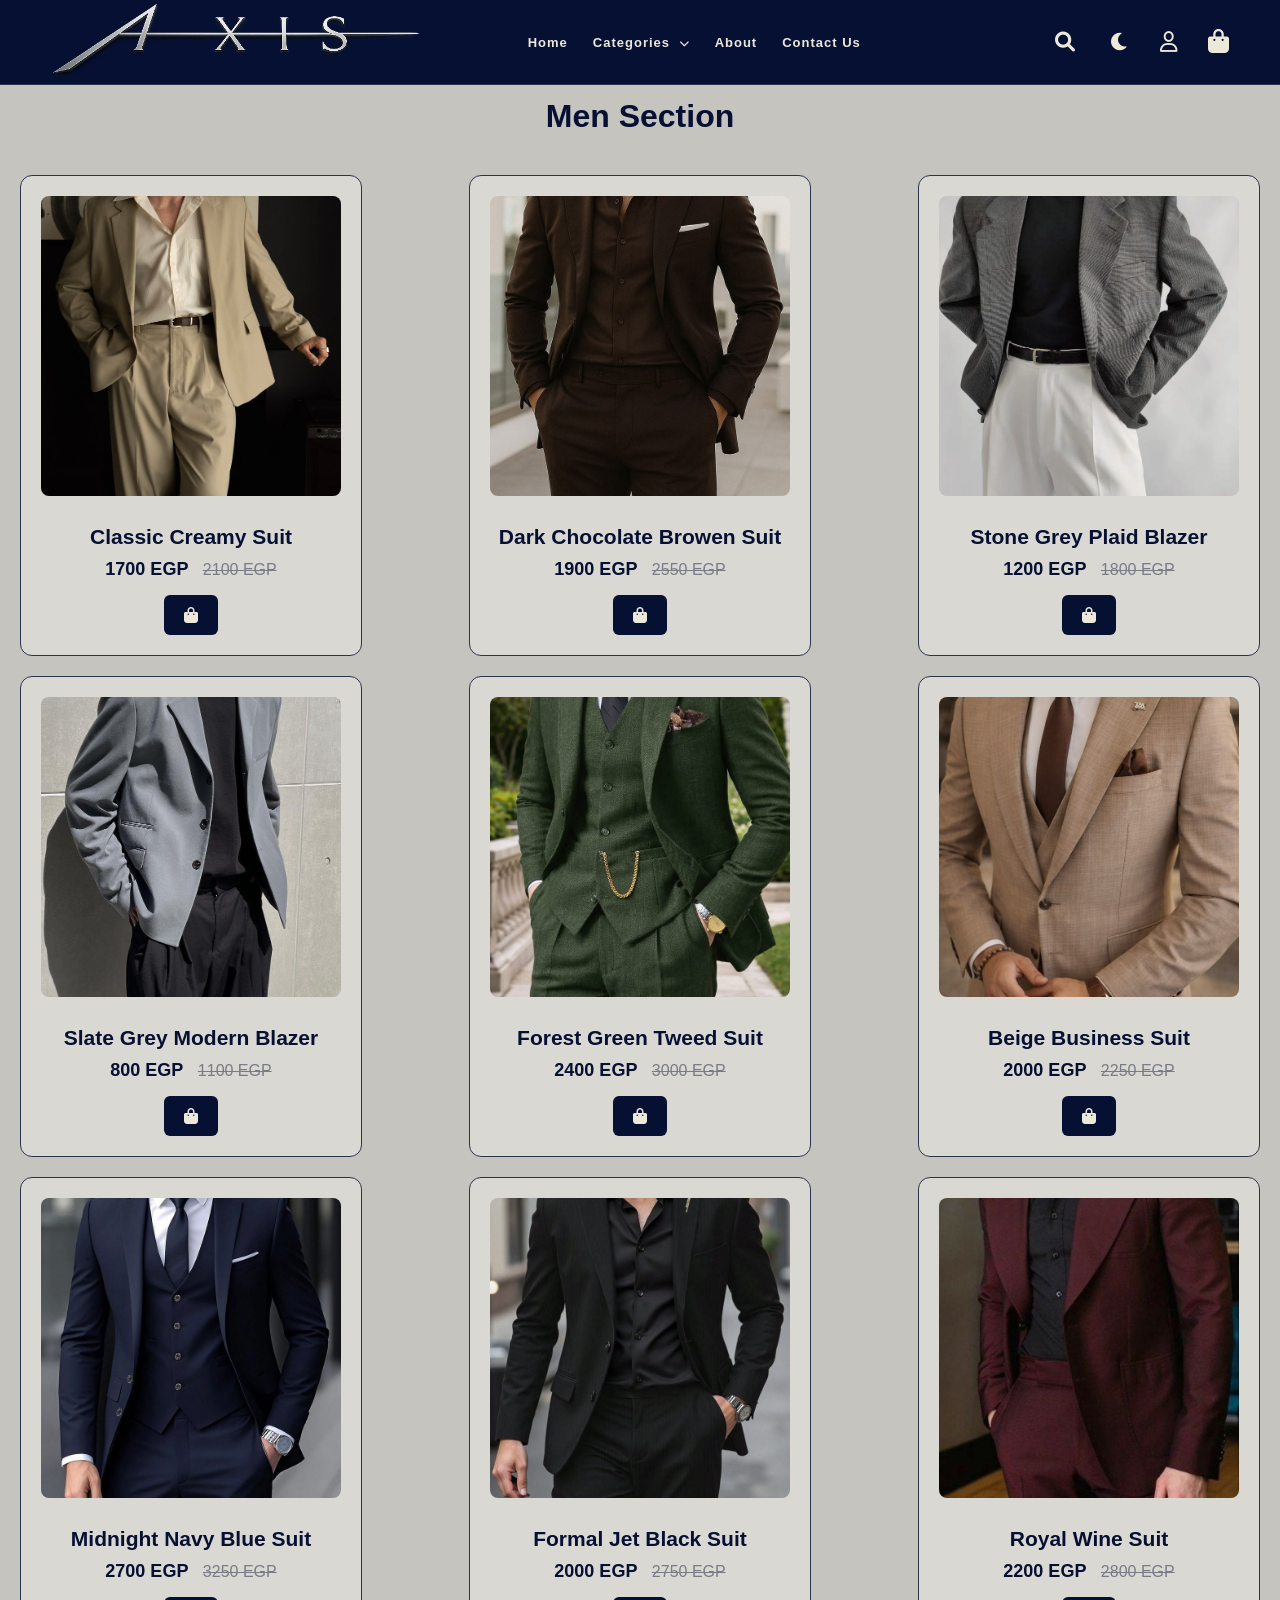
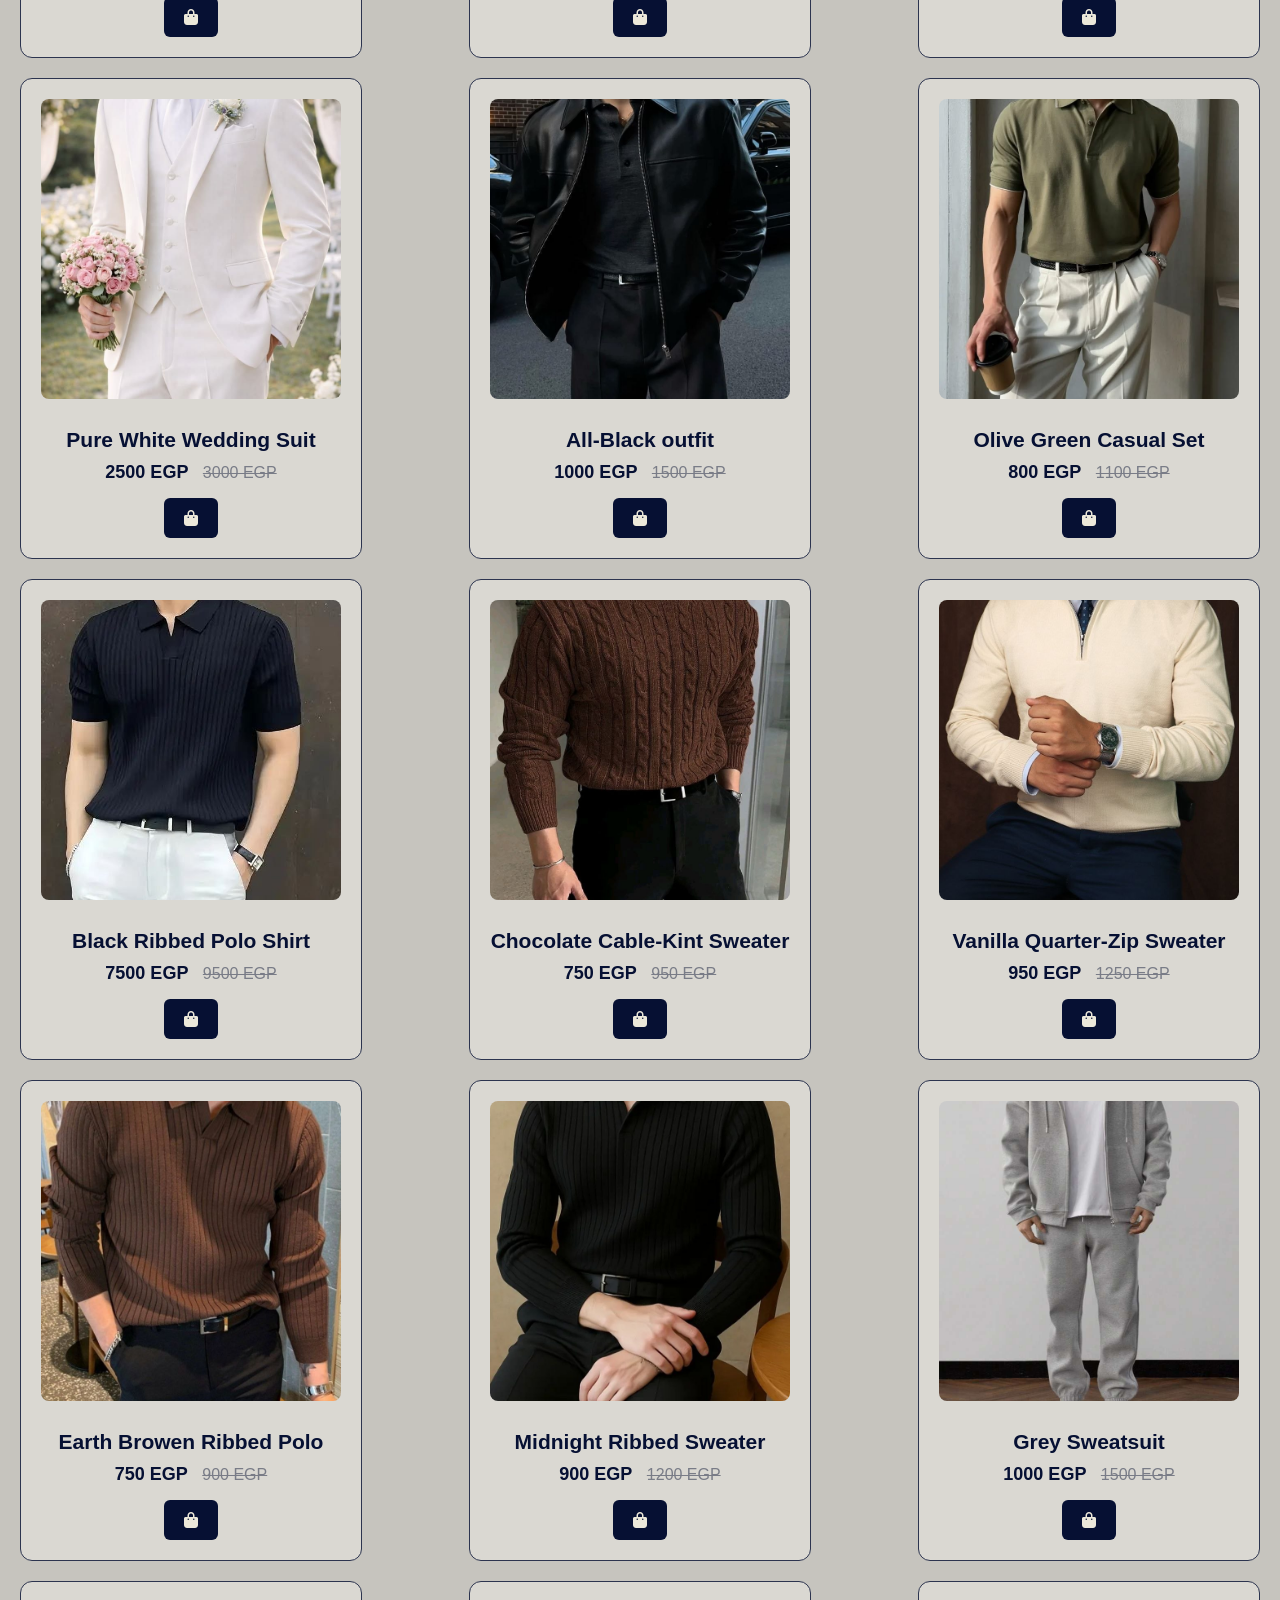
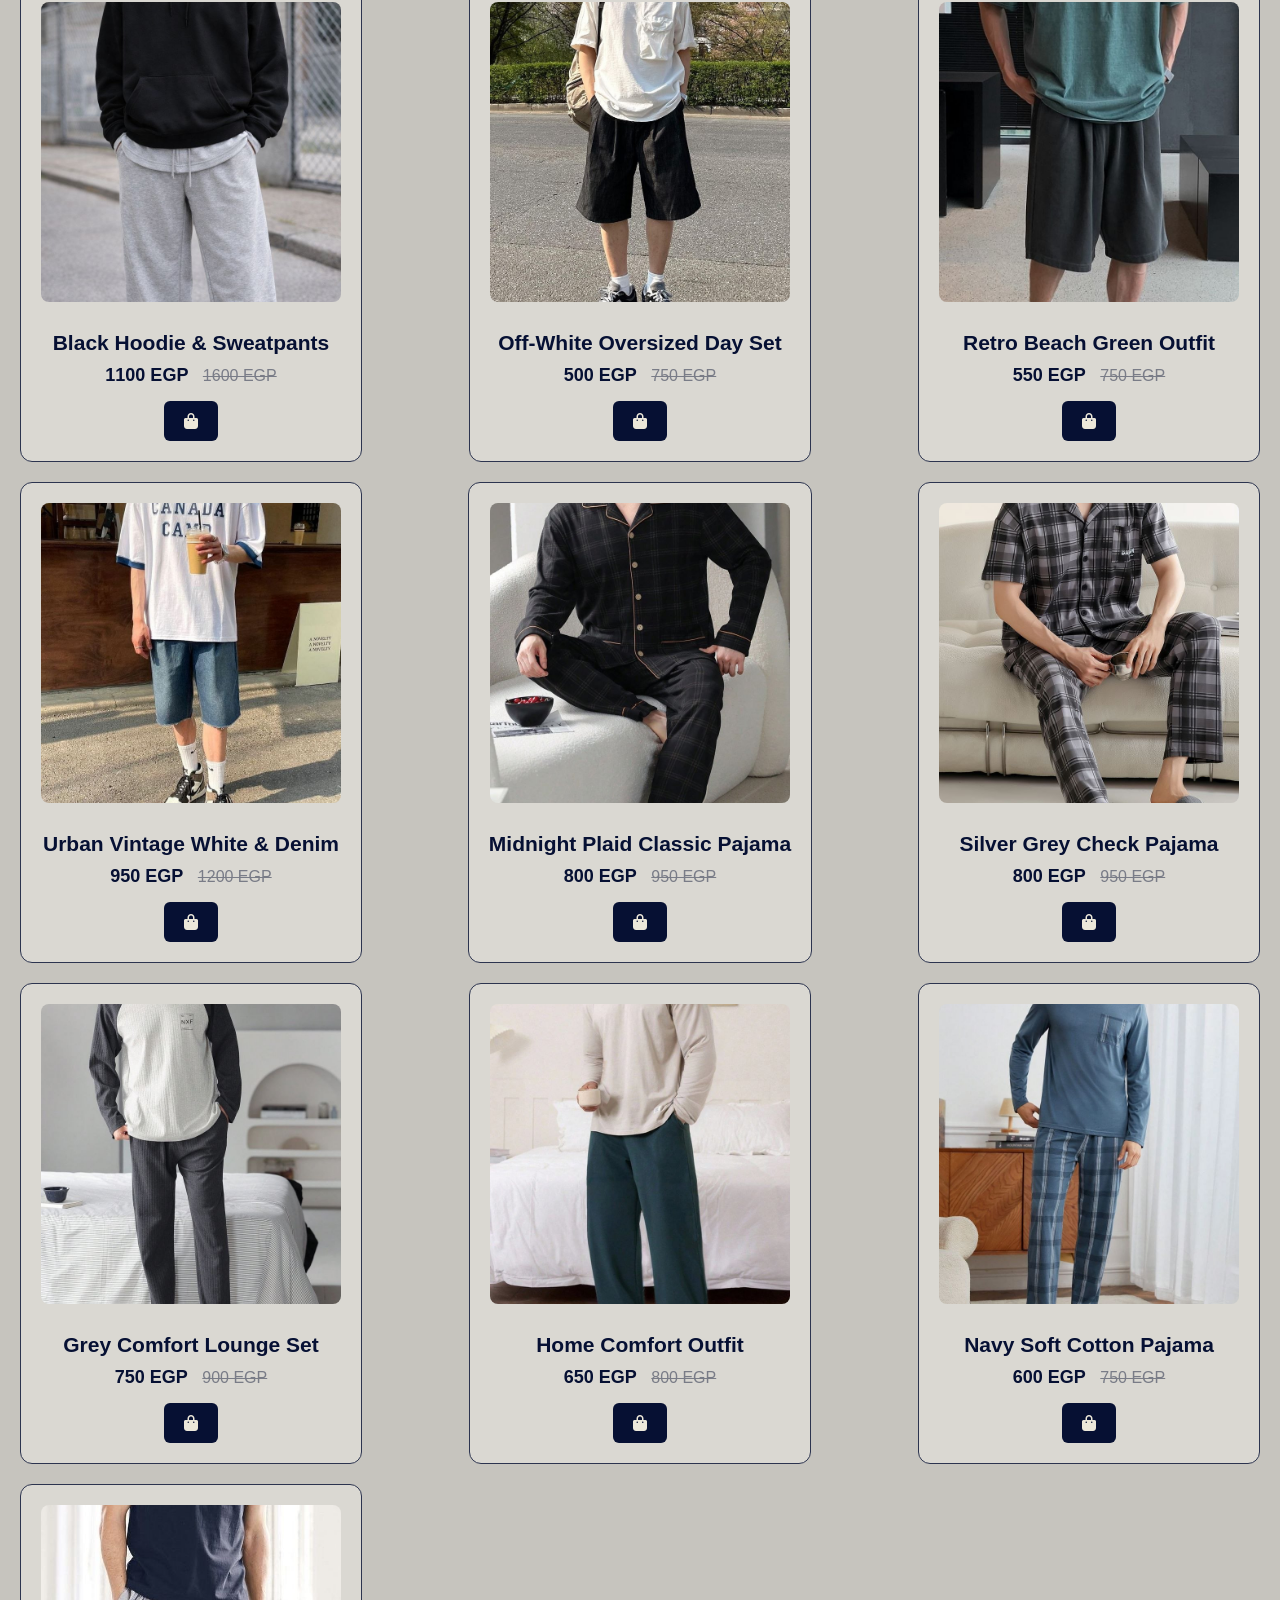
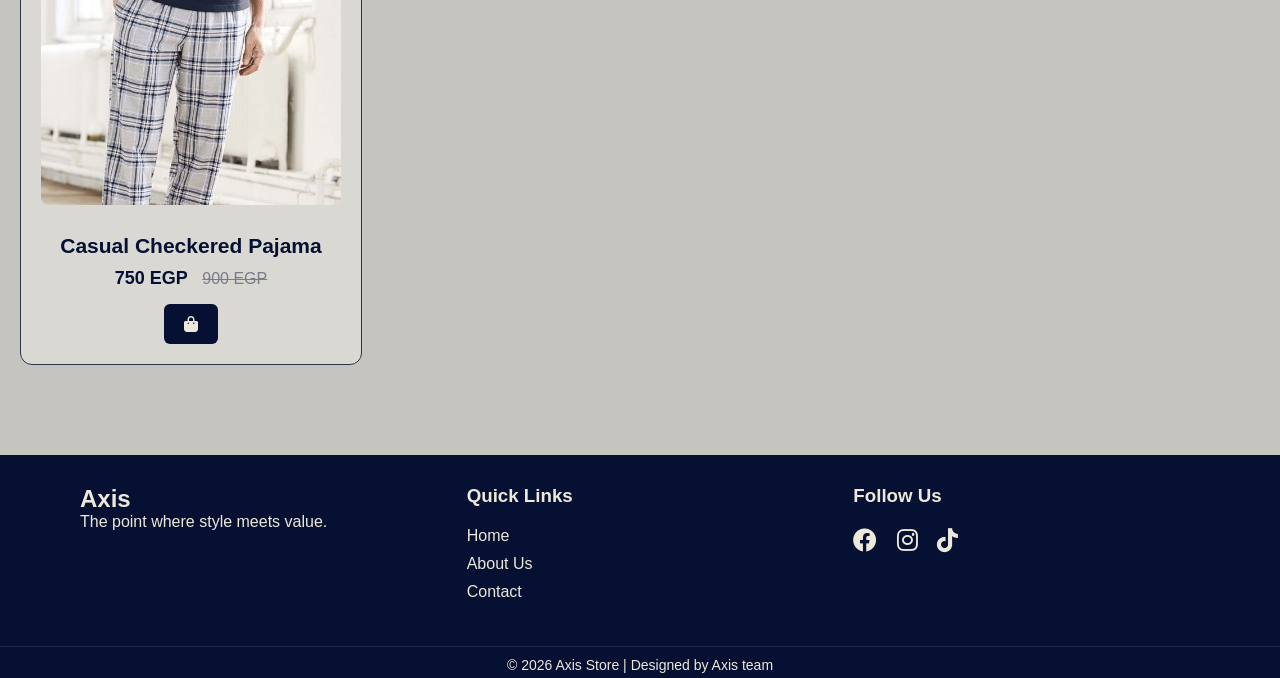
<file: men.html>
<!DOCTYPE html>
<html>

<head>
    <meta charset="UTF-8">
    <meta name="viewport" content="width=device-width, initial-scale=1.0">
    <link rel="stylesheet" href="men.css">
    <link rel="stylesheet" href="https://cdnjs.cloudflare.com/ajax/libs/font-awesome/6.0.0/css/all.min.css" />
    <title>Men's wear</title>
</head>

<body>

    <header>

        <nav>
            <div class="logo">
                <a href="index.html">
                    <img src="ChatGPT Image Apr 26, 2026, 09_50_21 PM.png" alt="Axis" width="50" height="50"
                        class="logo-photo">
                </a>
            </div>
            <ul>
                <li><a href="index.html">Home</a></li>
                <li class="dropdown">
                    <a href="javascript:void(0)" class="dropbtn">Categories <i class="fa-solid fa-chevron-down"></i></a>
                    <ul class="dropdown-content">
                        <li><a href="girls.html">Women's Wear</a></li>
                        <li><a href="men.html">Men's Wear</a></li>
                        <li><a href="sports.html">Sports Wear</a></li>
                        <li><a href="accessories.html">Accessories</a></li>
                        <li><a href="shoes.html">Shoes</a></li>
                        <li><a href="bags.html">Bags</a></li>
                        <li><a href="skin_care.html">Skin Care</a></li>
                    </ul>
                </li>
                <li><a href="about.html">About</a></li>
                <li><a href="contact.html">Contact Us</a></li>
            </ul>
            <div class="icons">
                <div class="search">
                    <a href="#">
                        <input type="text" placeholder="Search..." class="search-input">
                        <i class="fa-solid fa-magnifying-glass"></i>
                    </a>
                </div>
                <div class="theme-toggle" id="themetoggle">
                    <i class="fa-solid fa-moon" id="themeicon"></i>
                </div>
                <a href="sign_in.html">
                    <i class="fa-regular fa-user"></i>
                </a>
                <button id="logout-btn"  onclick="logout()">Logout</button>
                <a href="cart.html">
                    <div class="cart">
                        <i class="fa-solid fa-bag-shopping"></i>
                        <span id="cart-count">0</span>
                    </div>
                </a>
            </div>
        </nav>
        <br />
        <h1 class="logo1">Men Section</h1>
    </header>

    <main>

        <div class="products-container">

            <div class="product-card">
                <img src="men-imgs/1.jpg" alt="Suit">
                <div class="product-info">
                    <h3>Classic Creamy Suit</h3>
                    <div class="price">
                        <span class="new-price">1700 EGP</span>
                        <span class="old-price">2100 EGP</span>
                    </div>
                    <button class="add-to-cart" onclick="addToCart()">
                        <i class="fa-solid fa-bag-shopping"></i>
                        <span class="cart-text">Add to Cart</span>
                    </button>
                </div>
            </div>

            <div class="product-card">
                <img src="men-imgs/2.jpg" alt="Suit">
                <div class="product-info">
                    <h3>Dark Chocolate Browen Suit</h3>
                    <div class="price">
                        <span class="new-price">1900 EGP</span>
                        <span class="old-price">2550 EGP</span>
                    </div>
                    <button class="add-to-cart" onclick="addToCart()">
                        <i class="fa-solid fa-bag-shopping"></i>
                        <span class="cart-text">Add to Cart</span>
                    </button>
                </div>
            </div>

            <div class="product-card">
                <img src="men-imgs/3.jpg" alt="Suit">
                <div class="product-info">
                    <h3>Stone Grey Plaid Blazer</h3>
                    <div class="price">
                        <span class="new-price">1200 EGP</span>
                        <span class="old-price">1800 EGP</span>
                    </div>
                    <button class="add-to-cart" onclick="addToCart()">
                        <i class="fa-solid fa-bag-shopping"></i>
                        <span class="cart-text">Add to Cart</span>
                    </button>
                </div>
            </div>

            <div class="product-card">
                <img src="men-imgs/4.jpg" alt="Suit">
                <div class="product-info">
                    <h3>Slate Grey Modern Blazer</h3>
                    <div class="price">
                        <span class="new-price">800 EGP</span>
                        <span class="old-price">1100 EGP</span>
                    </div>
                    <button class="add-to-cart" onclick="addToCart()">
                        <i class="fa-solid fa-bag-shopping"></i>
                        <span class="cart-text">Add to Cart</span>
                    </button>
                </div>
            </div>

            <div class="product-card">
                <img src="men-imgs/5.jpg" alt="Suit">
                <div class="product-info">
                    <h3>Forest Green Tweed Suit</h3>
                    <div class="price">
                        <span class="new-price">2400 EGP</span>
                        <span class="old-price">3000 EGP</span>
                    </div>
                    <button class="add-to-cart" onclick="addToCart()">
                        <i class="fa-solid fa-bag-shopping"></i>
                        <span class="cart-text">Add to Cart</span>
                    </button>
                </div>
            </div>

            <div class="product-card">
                <img src="men-imgs/6.jpg" alt="Suit">
                <div class="product-info">
                    <h3>Beige Business Suit</h3>
                    <div class="price">
                        <span class="new-price">2000 EGP</span>
                        <span class="old-price">2250 EGP</span>
                    </div>
                    <button class="add-to-cart" onclick="addToCart()">
                        <i class="fa-solid fa-bag-shopping"></i>
                        <span class="cart-text">Add to Cart</span>
                    </button>
                </div>
            </div>

            <div class="product-card">
                <img src="men-imgs/7.jpg" alt="Suit">
                <div class="product-info">
                    <h3>Midnight Navy Blue Suit</h3>
                    <div class="price">
                        <span class="new-price">2700 EGP</span>
                        <span class="old-price">3250 EGP</span>
                    </div>
                    <button class="add-to-cart" onclick="addToCart()">
                        <i class="fa-solid fa-bag-shopping"></i>
                        <span class="cart-text">Add to Cart</span>
                    </button>
                </div>
            </div>

            <div class="product-card">
                <img src="men-imgs/8.jpg" alt="Suit">
                <div class="product-info">
                    <h3>Formal Jet Black Suit</h3>
                    <div class="price">
                        <span class="new-price">2000 EGP</span>
                        <span class="old-price">2750 EGP</span>
                    </div>
                    <button class="add-to-cart" onclick="addToCart()">
                        <i class="fa-solid fa-bag-shopping"></i>
                        <span class="cart-text">Add to Cart</span>
                    </button>
                </div>
            </div>

            <div class="product-card">
                <img src="men-imgs/9.jpg" alt="Suit">
                <div class="product-info">
                    <h3>Royal Wine Suit</h3>
                    <div class="price">
                        <span class="new-price">2200 EGP</span>
                        <span class="old-price">2800 EGP</span>
                    </div>
                    <button class="add-to-cart" onclick="addToCart()">
                        <i class="fa-solid fa-bag-shopping"></i>
                        <span class="cart-text">Add to Cart</span>
                    </button>
                </div>
            </div>

            <div class="product-card">
                <img src="men-imgs/10.jpg" alt="Suit">
                <div class="product-info">
                    <h3>Pure White Wedding Suit</h3>
                    <div class="price">
                        <span class="new-price">2500 EGP</span>
                        <span class="old-price">3000 EGP</span>
                    </div>
                    <button class="add-to-cart" onclick="addToCart()">
                        <i class="fa-solid fa-bag-shopping"></i>
                        <span class="cart-text">Add to Cart</span>
                    </button>
                </div>
            </div>

            <div class="product-card">
                <img src="men-imgs/100.jpg" alt="Casual Wear">
                <div class="product-info">
                    <h3>All-Black outfit</h3>
                    <div class="price">
                        <span class="new-price">1000 EGP</span>
                        <span class="old-price">1500 EGP</span>
                    </div>
                    <button class="add-to-cart" onclick="addToCart()">
                        <i class="fa-solid fa-bag-shopping"></i>
                        <span class="cart-text">Add to Cart</span>
                    </button>
                </div>
            </div>

            <div class="product-card">
                <img src="men-imgs/101.jpg" alt="Casual Wear">
                <div class="product-info">
                    <h3>Olive Green Casual Set</h3>
                    <div class="price">
                        <span class="new-price">800 EGP</span>
                        <span class="old-price">1100 EGP</span>
                    </div>
                    <button class="add-to-cart" onclick="addToCart()">
                        <i class="fa-solid fa-bag-shopping"></i>
                        <span class="cart-text">Add to Cart</span>
                    </button>
                </div>
            </div>

            <div class="product-card">
                <img src="men-imgs/102.jpg" alt="Casual Wear">
                <div class="product-info">
                    <h3>Black Ribbed Polo Shirt</h3>
                    <div class="price">
                        <span class="new-price">7500 EGP</span>
                        <span class="old-price">9500 EGP</span>
                    </div>
                    <button class="add-to-cart" onclick="addToCart()">
                        <i class="fa-solid fa-bag-shopping"></i>
                        <span class="cart-text">Add to Cart</span>
                    </button>
                </div>
            </div>

            <div class="product-card">
                <img src="men-imgs/103.jpg" alt="Casual Wear">
                <div class="product-info">
                    <h3>Chocolate Cable-Kint Sweater</h3>
                    <div class="price">
                        <span class="new-price">750 EGP</span>
                        <span class="old-price">950 EGP</span>
                    </div>
                    <button class="add-to-cart" onclick="addToCart()">
                        <i class="fa-solid fa-bag-shopping"></i>
                        <span class="cart-text">Add to Cart</span>
                    </button>
                </div>
            </div>

            <div class="product-card">
                <img src="men-imgs/104.jpg" alt="Casual Wear">
                <div class="product-info">
                    <h3>Vanilla Quarter-Zip Sweater</h3>
                    <div class="price">
                        <span class="new-price">950 EGP</span>
                        <span class="old-price">1250 EGP</span>
                    </div>
                    <button class="add-to-cart" onclick="addToCart()">
                        <i class="fa-solid fa-bag-shopping"></i>
                        <span class="cart-text">Add to Cart</span>
                    </button>
                </div>
            </div>

            <div class="product-card">
                <img src="men-imgs/105.jpg" alt="Casual Wear">
                <div class="product-info">
                    <h3>Earth Browen Ribbed Polo</h3>
                    <div class="price">
                        <span class="new-price">750 EGP</span>
                        <span class="old-price">900 EGP</span>
                    </div>
                    <button class="add-to-cart" onclick="addToCart()">
                        <i class="fa-solid fa-bag-shopping"></i>
                        <span class="cart-text">Add to Cart</span>
                    </button>
                </div>
            </div>

            <div class="product-card">
                <img src="men-imgs/106.jpg" alt="Casual Wear">
                <div class="product-info">
                    <h3>Midnight Ribbed Sweater</h3>
                    <div class="price">
                        <span class="new-price">900 EGP</span>
                        <span class="old-price">1200 EGP</span>
                    </div>
                    <button class="add-to-cart" onclick="addToCart()">
                        <i class="fa-solid fa-bag-shopping"></i>
                        <span class="cart-text">Add to Cart</span>
                    </button>
                </div>
            </div>

            <div class="product-card">
                <img src="men-imgs/107.jpg" alt="Sweatsuit">
                <div class="product-info">
                    <h3>Grey Sweatsuit</h3>
                    <div class="price">
                        <span class="new-price">1000 EGP</span>
                        <span class="old-price">1500 EGP</span>
                    </div>
                    <button class="add-to-cart" onclick="addToCart()">
                        <i class="fa-solid fa-bag-shopping"></i>
                        <span class="cart-text">Add to Cart</span>
                    </button>
                </div>
            </div>

            <div class="product-card">
                <img src="men-imgs/108.jpg" alt="Sweatsuit">
                <div class="product-info">
                    <h3>Black Hoodie & Sweatpants</h3>
                    <div class="price">
                        <span class="new-price">1100 EGP</span>
                        <span class="old-price">1600 EGP</span>
                    </div>
                    <button class="add-to-cart" onclick="addToCart()">
                        <i class="fa-solid fa-bag-shopping"></i>
                        <span class="cart-text">Add to Cart</span>
                    </button>
                </div>
            </div>

            <div class="product-card">
                <img src="men-imgs/109.jpg" alt="Summer Clothes">
                <div class="product-info">
                    <h3>Off-White Oversized Day Set</h3>
                    <div class="price">
                        <span class="new-price">500 EGP</span>
                        <span class="old-price">750 EGP</span>
                    </div>
                    <button class="add-to-cart" onclick="addToCart()">
                        <i class="fa-solid fa-bag-shopping"></i>
                        <span class="cart-text">Add to Cart</span>
                    </button>
                </div>
            </div>

            <div class="product-card">
                <img src="men-imgs/110.jpg" alt="Summer Clothes">
                <div class="product-info">
                    <h3>Retro Beach Green Outfit</h3>
                    <div class="price">
                        <span class="new-price">550 EGP</span>
                        <span class="old-price">750 EGP</span>
                    </div>
                    <button class="add-to-cart" onclick="addToCart()">
                        <i class="fa-solid fa-bag-shopping"></i>
                        <span class="cart-text">Add to Cart</span>
                    </button>
                </div>
            </div>

            <div class="product-card">
                <img src="men-imgs/111.jpg" alt="Summer Clothes">
                <div class="product-info">
                    <h3>Urban Vintage White & Denim</h3>
                    <div class="price">
                        <span class="new-price">950 EGP</span>
                        <span class="old-price">1200 EGP</span>
                    </div>
                    <button class="add-to-cart" onclick="addToCart()">
                        <i class="fa-solid fa-bag-shopping"></i>
                        <span class="cart-text">Add to Cart</span>
                    </button>
                </div>
            </div>

            <div class="product-card">
                <img src="men-imgs/154.jpg" alt="Pajama">
                <div class="product-info">
                    <h3>Midnight Plaid Classic Pajama</h3>
                    <div class="price">
                        <span class="new-price">800 EGP</span>
                        <span class="old-price">950 EGP</span>
                    </div>
                    <button class="add-to-cart" onclick="addToCart()">
                        <i class="fa-solid fa-bag-shopping"></i>
                        <span class="cart-text">Add to Cart</span>
                    </button>
                </div>
            </div>

            <div class="product-card">
                <img src="men-imgs/155.jpg" alt="Pajama">
                <div class="product-info">
                    <h3>Silver Grey Check Pajama</h3>
                    <div class="price">
                        <span class="new-price">800 EGP</span>
                        <span class="old-price">950 EGP</span>
                    </div>
                    <button class="add-to-cart" onclick="addToCart()">
                        <i class="fa-solid fa-bag-shopping"></i>
                        <span class="cart-text">Add to Cart</span>
                    </button>
                </div>
            </div>

            <div class="product-card">
                <img src="men-imgs/150.jpg" alt="Pajama">
                <div class="product-info">
                    <h3>Grey Comfort Lounge Set</h3>
                    <div class="price">
                        <span class="new-price">750 EGP</span>
                        <span class="old-price">900 EGP</span>
                    </div>
                    <button class="add-to-cart" onclick="addToCart()">
                        <i class="fa-solid fa-bag-shopping"></i>
                        <span class="cart-text">Add to Cart</span>
                    </button>
                </div>
            </div>

            <div class="product-card">
                <img src="men-imgs/151.jpg" alt="Pajama">
                <div class="product-info">
                    <h3>Home Comfort Outfit</h3>
                    <div class="price">
                        <span class="new-price">650 EGP</span>
                        <span class="old-price">800 EGP</span>
                    </div>
                    <button class="add-to-cart" onclick="addToCart()">
                        <i class="fa-solid fa-bag-shopping"></i>
                        <span class="cart-text">Add to Cart</span>
                    </button>
                </div>
            </div>

            <div class="product-card">
                <img src="men-imgs/153.jpg" alt="Pajama">
                <div class="product-info">
                    <h3>Navy Soft Cotton Pajama</h3>
                    <div class="price">
                        <span class="new-price">600 EGP</span>
                        <span class="old-price">750 EGP</span>
                    </div>
                    <button class="add-to-cart" onclick="addToCart()">
                        <i class="fa-solid fa-bag-shopping"></i>
                        <span class="cart-text">Add to Cart</span>
                    </button>
                </div>
            </div>

            <div class="product-card">
                <img src="men-imgs/152.jpg" alt="Pajama">
                <div class="product-info">
                    <h3>Casual Checkered Pajama</h3>
                    <div class="price">
                        <span class="new-price">750 EGP</span>
                        <span class="old-price">900 EGP</span>
                    </div>
                    <button class="add-to-cart" onclick="addToCart()">
                        <i class="fa-solid fa-bag-shopping"></i>
                        <span class="cart-text">Add to Cart</span>
                    </button>
                </div>
            </div>

        </div>
    </main>

    <footer class="main-footer">
        <div class="footer-container">
            <div class="footer-section about">
                <h2 class="logo-text">Axis</h2>
                <p>The point where style meets value.</p>
            </div>

            <div class="footer-section links">
                <h3>Quick Links</h3>
                <ul>
                    <li><a href="index.html">Home</a></li>
                    <li><a href="about.html">About Us</a></li>
                    <li><a href="contact.html">Contact</a></li>
                </ul>
            </div>

            <div class="footer-section social">
                <h3>Follow Us</h3>
                <div class="social-icons">
                    <a href="#"><i class="fab fa-facebook"></i></a>
                    <a href="#"><i class="fab fa-instagram"></i></a>
                    <a href="#"><i class="fab fa-tiktok"></i></a>
                </div>
            </div>
        </div>

        <div class="footer-bottom">
            <p>&copy; 2026 Axis Store | Designed by Axis team</p>
        </div>
    </footer>
    <script src="main.js"></script>
    <script src="men.js"></script>
</body>

</html>
</file>
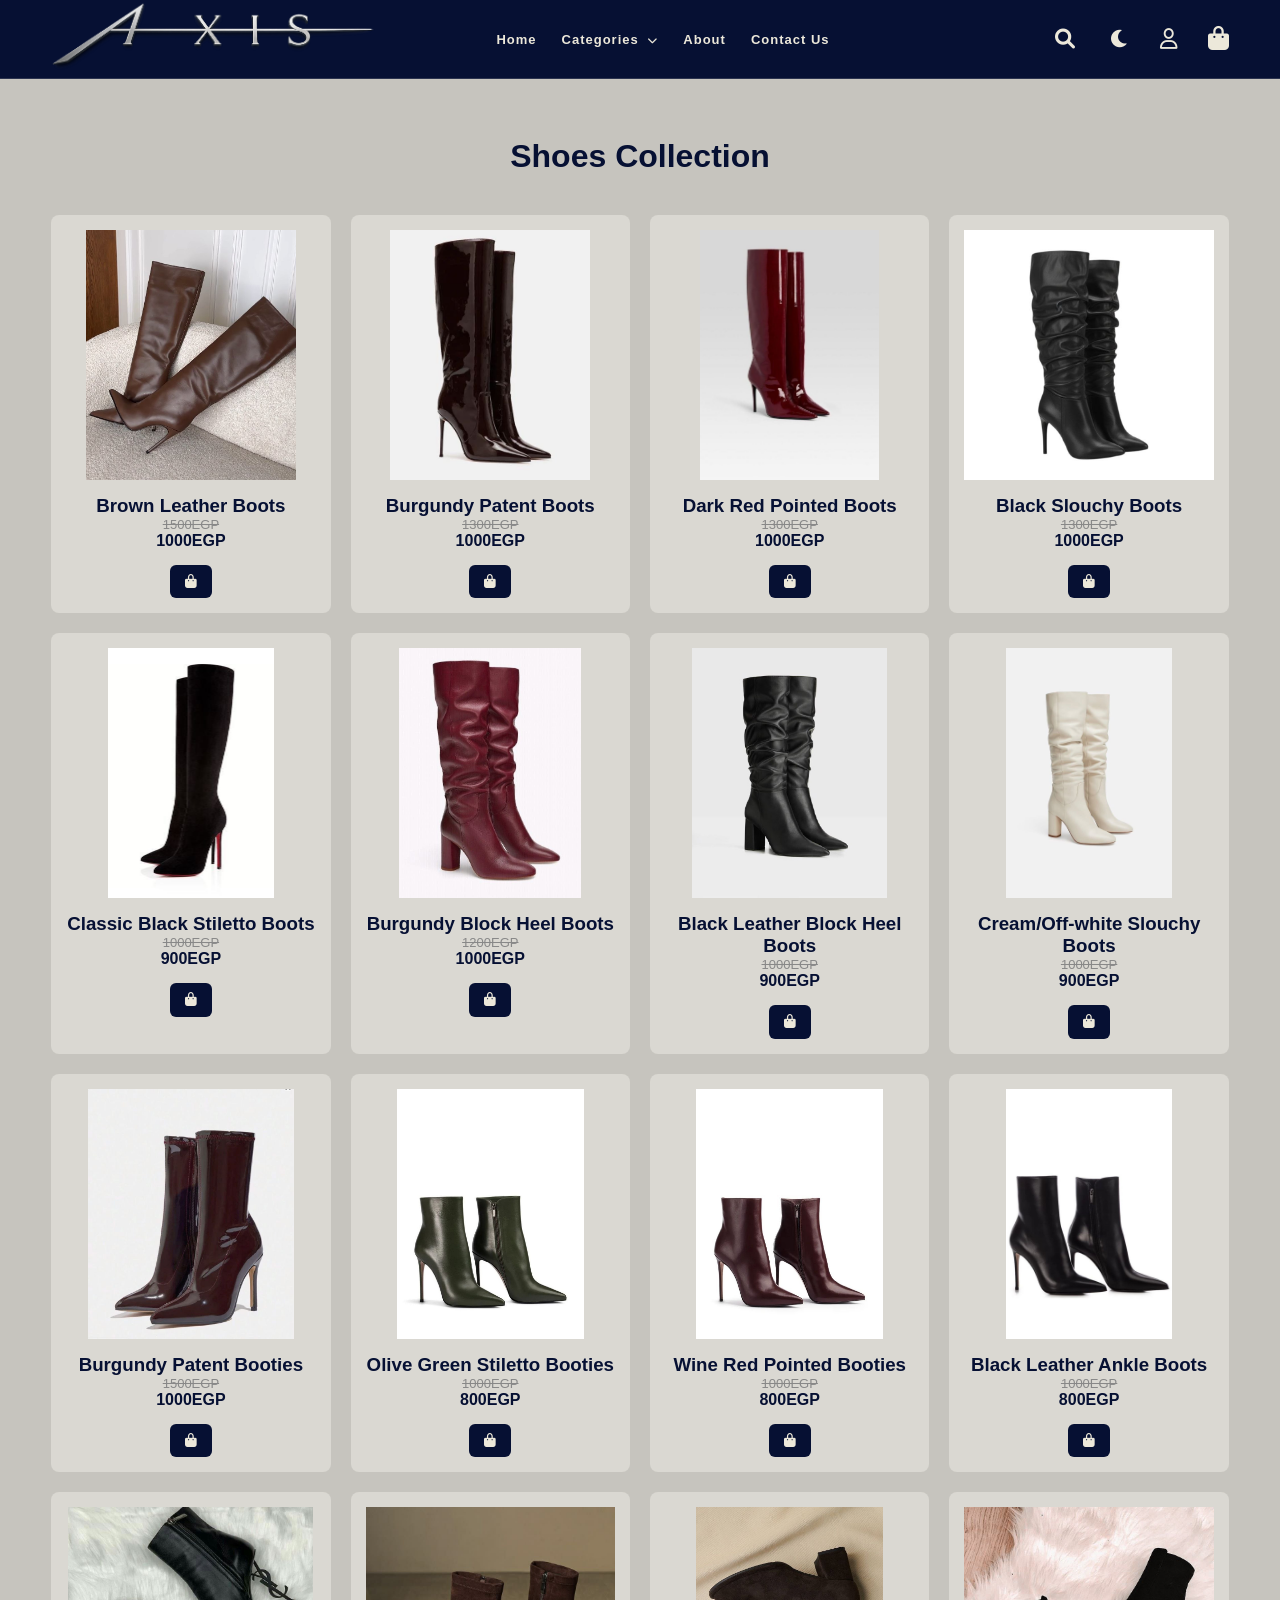
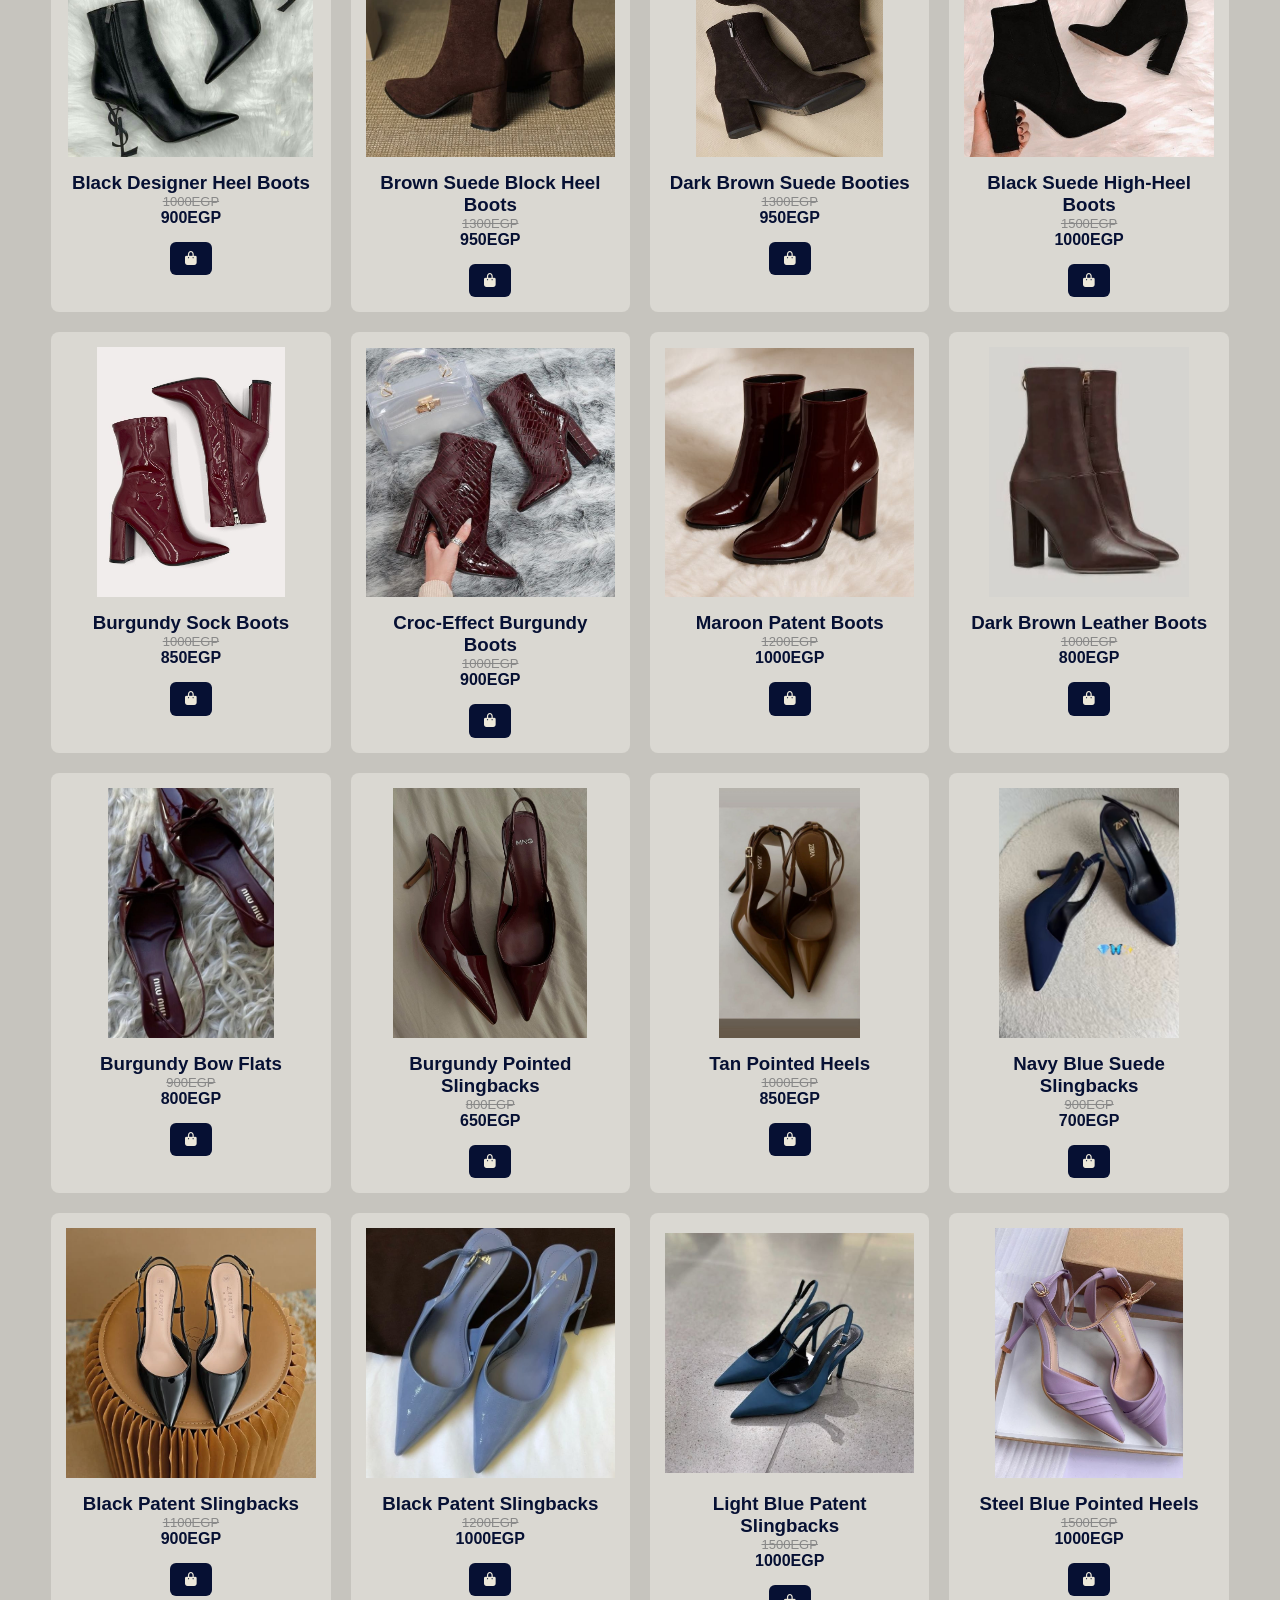
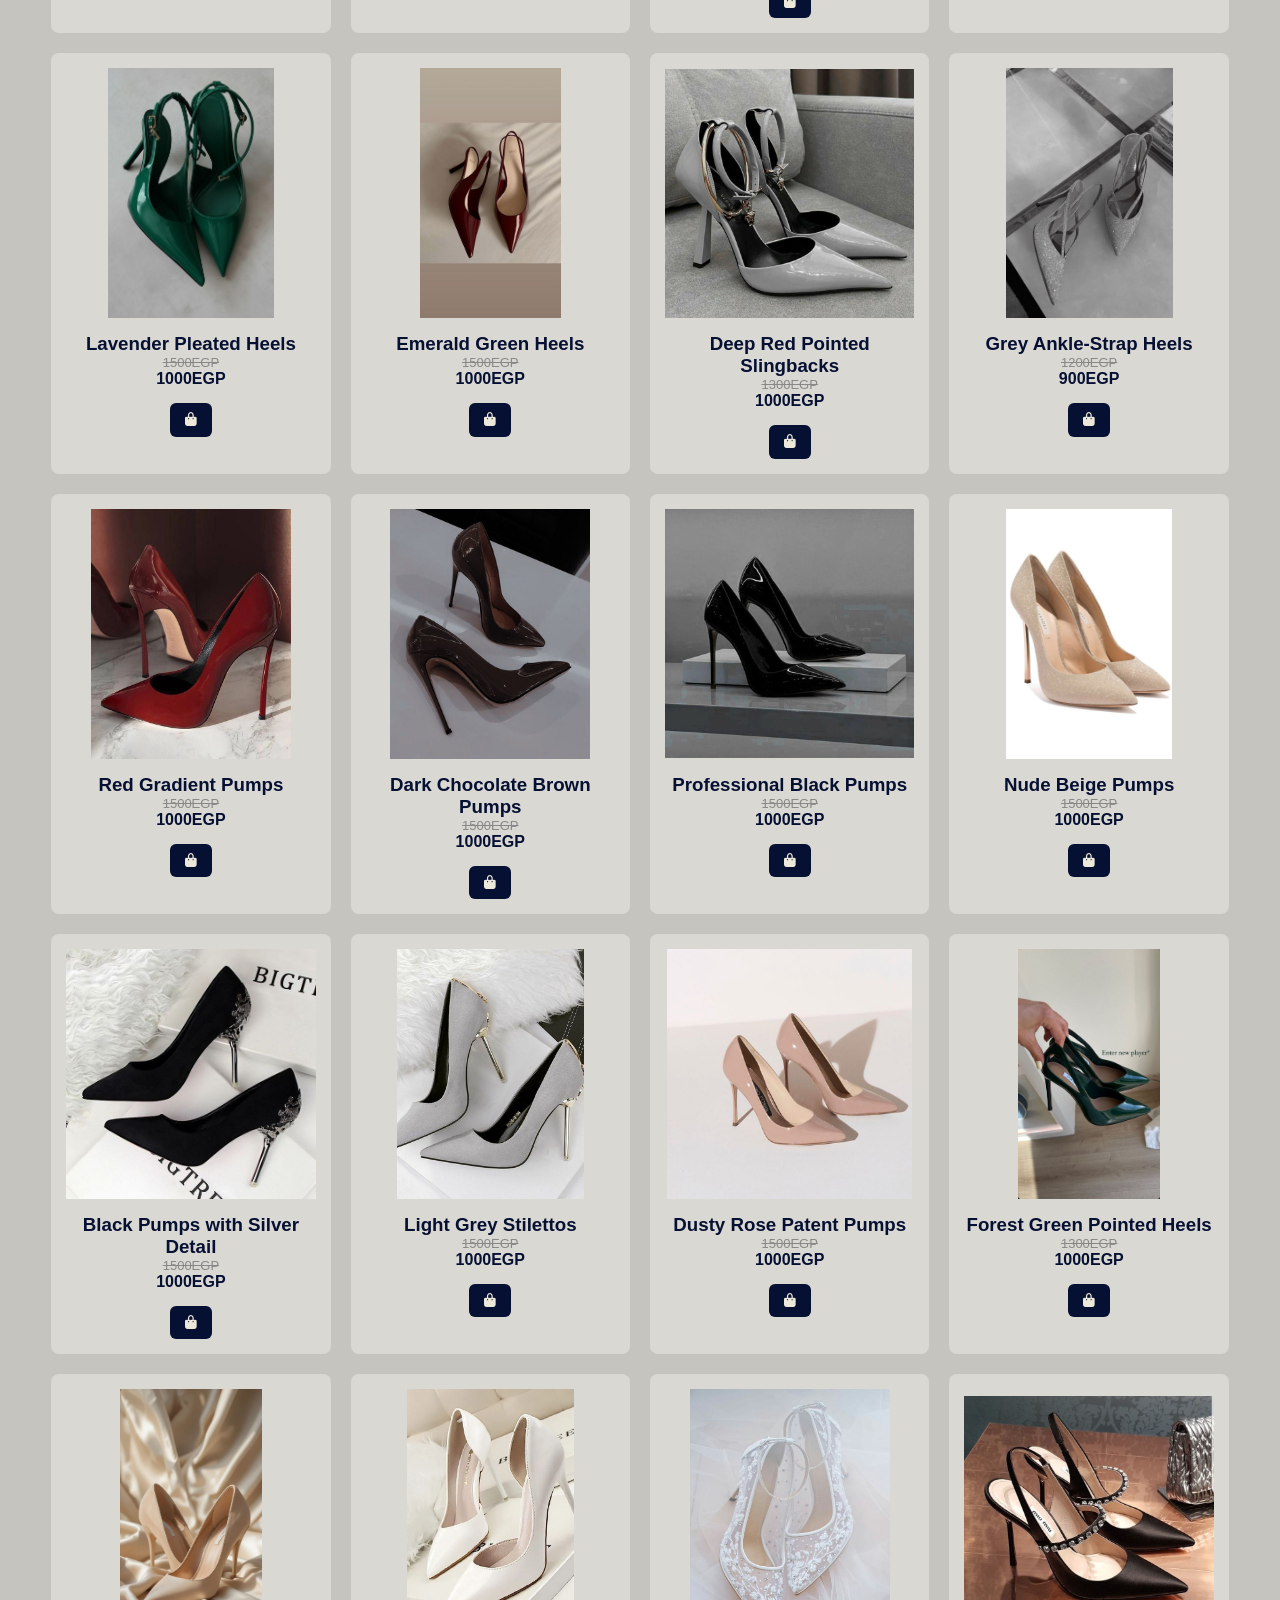
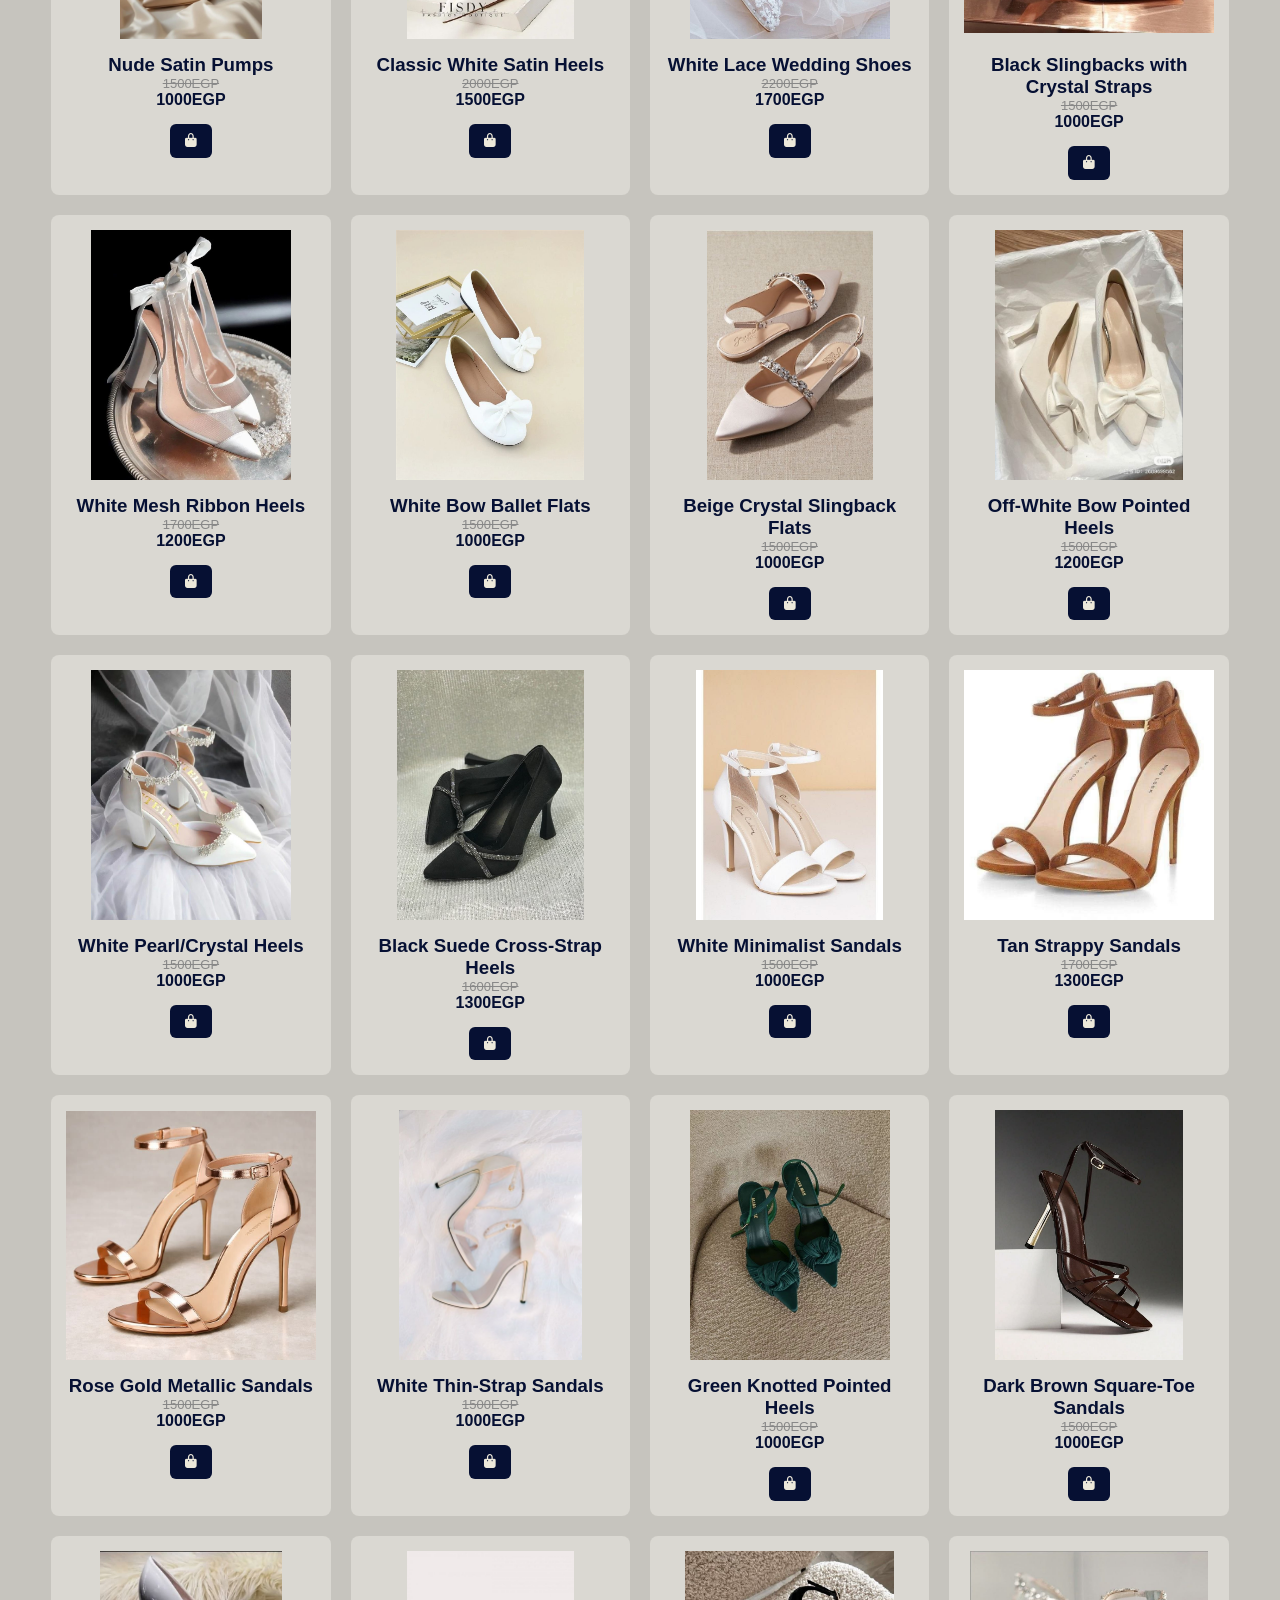
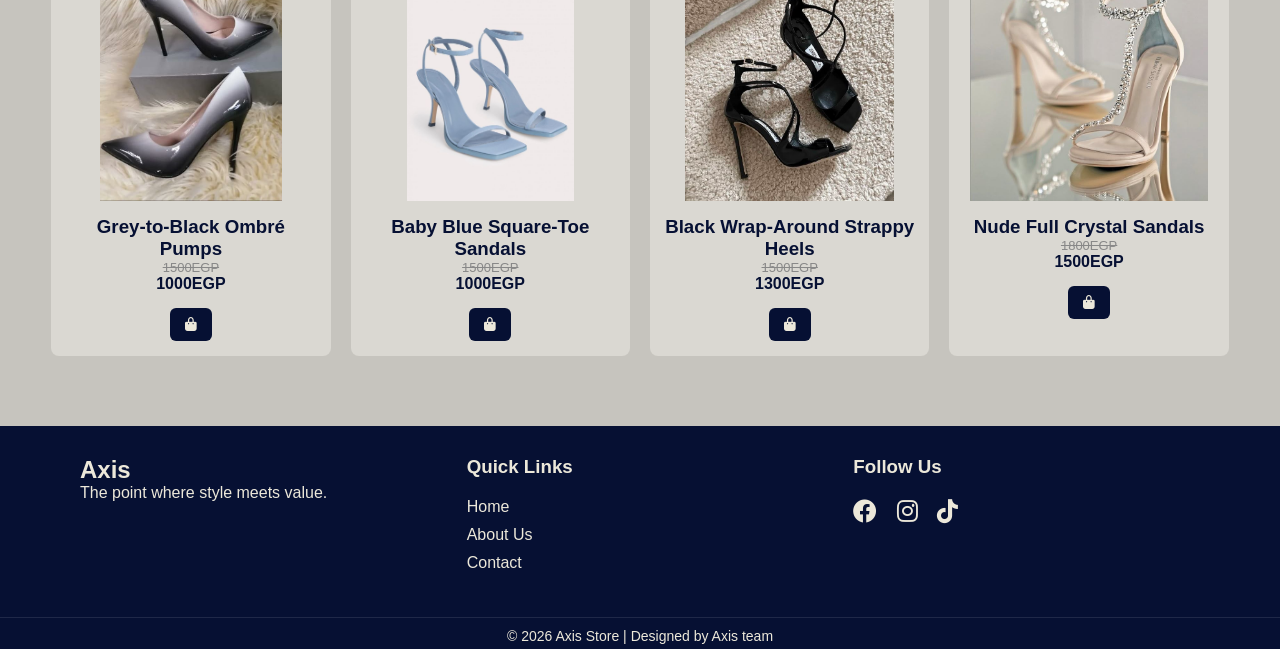
<file: shoes.html>
<!DOCTYPE html>
<html>

<head>
    <meta charset="UTF-8">
    <meta name="viewport" content="width=device-width, initial-scale=1.0">
    <link rel="stylesheet" href="shoes-style.css">
    <link rel="stylesheet" href="https://cdnjs.cloudflare.com/ajax/libs/font-awesome/6.0.0/css/all.min.css" />
    <title>shoes</title>
</head>

<body>

    <header>
        <nav>
            <div class="logo">
                <a href="index.html">
                    <img src="ChatGPT Image Apr 26, 2026, 09_50_21 PM.png" alt="Axis" width="50" height="50">
                </a>
            </div>
            <ul>
                <li><a href="index.html">Home</a></li>
                <li class="dropdown">
                    <a href="javascript:void(0)" class="dropbtn">Categories <i class="fa-solid fa-chevron-down"></i></a>
                    <ul class="dropdown-content">
                        <li><a href="girls.html">Women's Wear</a></li>
                        <li><a href="men.html">Men's Wear</a></li>
                        <li><a href="sports.html">Sports Wear</a></li>
                        <li><a href="accessories.html">Accessories</a></li>
                        <li><a href="shoes.html">Shoes</a></li>
                        <li><a href="bags.html">Bags</a></li>
                        <li><a href="skin_care.html">Skin Care</a></li>
                    </ul>
                </li>
                <li><a href="about.html">About</a></li>
                <li><a href="contact.html">Contact Us</a></li>
            </ul>
            <div class="icons">
                <div class="search">
                    <a href="#">
                        <input type="text" placeholder="Search..." class="search-input">
                        <i class="fa-solid fa-magnifying-glass"></i>
                    </a>
                </div>
                <div class="theme-toggle" id="themetoggle">
                    <i class="fa-solid fa-moon" id="themeicon"></i>
                </div>

                <a href="sign_in.html">
                    <i class="fa-regular fa-user"></i>
                </a>
                <button id="logout-btn"  onclick="logout()">Logout</button>
                <a href="cart.html">

                    <div class="cart">
                        <i class="fa-solid fa-bag-shopping"></i>
                        <span id="cart-count">0</span>
                    </div>
                </a>
            </div>
        </nav>
    </header>
    </br>
    <h1>Shoes Collection</h1>

    <div class="shoes">
        <div class="shoes-card">
            <img src="photos shoes/17.jpg " width="300" height="300">
            <h3>Brown Leather Boots</h3>
            <span class="old">1500EGP</span>
            <span class="new">1000EGP</span>
            <button class="cart-btn" onclick="addToCart()">
                <i class="fa-solid fa-bag-shopping icon"></i>
                <span class="cart-text">add to cart</span>
            </button>
        </div>

        <div class="shoes-card">


            <img src="photos shoes/13.jpg " width="300" height="300">
            <h3>Burgundy Patent Boots</h3>
            <span class="old">1300EGP</span>
            <span class="new">1000EGP</span>
            <button class="cart-btn" onclick="addToCart()">
                <i class="fa-solid fa-bag-shopping icon"></i>
                <span class="cart-text">add to cart</span>
            </button>
        </div>
        <div class="shoes-card">
            <img src="photos shoes/8.jpg " width="300" height="300">
            <h3>Dark Red Pointed Boots</h3>
            <span class="old">1300EGP</span>
            <span class="new">1000EGP</span>
            <button class="cart-btn" onclick="addToCart()">
                <i class="fa-solid fa-bag-shopping icon"></i>
                <span class="cart-text">add to cart</span>
            </button>
        </div>
        <div class="shoes-card">
            <img src="photos shoes/20.jpg " width="300" height="300">
            <h3>Black Slouchy Boots</h3>
            <span class="old">1300EGP</span>
            <span class="new">1000EGP</span>
            <button class="cart-btn" onclick="addToCart()">
                <i class="fa-solid fa-bag-shopping icon"></i>
                <span class="cart-text">add to cart</span>
            </button>
        </div>
        <div class="shoes-card">
            <img src="photos shoes/5.jpg " width="300" height="300">
            <h3>Classic Black Stiletto Boots</h3>
            <span class="old">1000EGP</span>
            <span class="new">900EGP</span>
            <button class="cart-btn" onclick="addToCart()">
                <i class="fa-solid fa-bag-shopping icon"></i>
                <span class="cart-text">add to cart</span>
            </button>
        </div>
        <div class="shoes-card">
            <img src="photos shoes/3.jpg " width="300" height="300">
            <h3>Burgundy Block Heel Boots</h3>
            <span class="old">1200EGP</span>
            <span class="new">1000EGP</span>
            <button class="cart-btn" onclick="addToCart()">
                <i class="fa-solid fa-bag-shopping icon"></i>
                <span class="cart-text">add to cart</span>
            </button>
        </div>
        <div class="shoes-card">
            <img src="photos shoes/6.jpg " width="300" height="300">
            <h3>Black Leather Block Heel Boots</h3>
            <span class="old">1000EGP</span>
            <span class="new">900EGP</span>
            <button class="cart-btn" onclick="addToCart()">
                <i class="fa-solid fa-bag-shopping icon"></i>
                <span class="cart-text">add to cart</span>
            </button>
        </div>
        <div class="shoes-card">
            <img src="photos shoes/7.jpg " width="300" height="300">
            <h3>Cream/Off-white Slouchy Boots</h3>
            <span class="old">1000EGP</span>
            <span class="new">900EGP</span>
            <button class="cart-btn" onclick="addToCart()">
                <i class="fa-solid fa-bag-shopping icon"></i>
                <span class="cart-text">add to cart</span>
            </button>
        </div>
        <div class="shoes-card">
            <img src="photos shoes/11.jpg " width="300" height="300">
            <h3>Burgundy Patent Booties</h3>
            <span class="old">1500EGP</span>
            <span class="new">1000EGP</span>
            <button class="cart-btn" onclick="addToCart()">
                <i class="fa-solid fa-bag-shopping icon"></i>
                <span class="cart-text">add to cart</span>
            </button>
        </div>
        <div class="shoes-card">
            <img src="photos shoes/21.jpg " width="300" height="300">
            <h3>Olive Green Stiletto Booties</h3>
            <span class="old">1000EGP</span>
            <span class="new">800EGP</span>
            <button class="cart-btn" onclick="addToCart()">
                <i class="fa-solid fa-bag-shopping icon"></i>
                <span class="cart-text">add to cart</span>
            </button>
        </div>
        <div class="shoes-card">
            <img src="photos shoes/22.jpg " width="300" height="300">
            <h3>Wine Red Pointed Booties</h3>
            <span class="old">1000EGP</span>
            <span class="new">800EGP</span>
            <button class="cart-btn" onclick="addToCart()">
                <i class="fa-solid fa-bag-shopping icon"></i>
                <span class="cart-text">add to cart</span>
            </button>
        </div>
        <div class="shoes-card">
            <img src="photos shoes/23.jpg " width="300" height="300">
            <h3>Black Leather Ankle Boots</h3>
            <span class="old">1000EGP</span>
            <span class="new">800EGP</span>
            <button class="cart-btn" onclick="addToCart()">
                <i class="fa-solid fa-bag-shopping icon"></i>
                <span class="cart-text">add to cart</span>
            </button>
        </div>
        <div class="shoes-card">
            <img src="photos shoes/16.jpg " width="300" height="300">
            <h3>Black Designer Heel Boots</h3>
            <span class="old">1000EGP</span>
            <span class="new">900EGP</span>
            <button class="cart-btn" onclick="addToCart()">
                <i class="fa-solid fa-bag-shopping icon"></i>
                <span class="cart-text">add to cart</span>
            </button>
        </div>
        <div class="shoes-card">
            <img src="photos shoes/15.jpg " width="300" height="300">
            <h3>Brown Suede Block Heel Boots</h3>
            <span class="old">1300EGP</span>
            <span class="new">950EGP</span>
            <button class="cart-btn" onclick="addToCart()">
                <i class="fa-solid fa-bag-shopping icon"></i>
                <span class="cart-text">add to cart</span>
            </button>
        </div>
        <div class="shoes-card">
            <img src="photos shoes/19.jpg " width="300" height="300">
            <h3>Dark Brown Suede Booties</h3>
            <span class="old">1300EGP</span>
            <span class="new">950EGP</span>
            <button class="cart-btn" onclick="addToCart()">
                <i class="fa-solid fa-bag-shopping icon"></i>
                <span class="cart-text">add to cart</span>
            </button>
        </div>
        <div class="shoes-card">
            <img src="photos shoes/4.jpg " width="300" height="300">
            <h3>Black Suede High-Heel Boots</h3>
            <span class="old">1500EGP</span>
            <span class="new">1000EGP</span>
            <button class="cart-btn" onclick="addToCart()">
                <i class="fa-solid fa-bag-shopping icon"></i>
                <span class="cart-text">add to cart</span>
            </button>
        </div>
        <div class="shoes-card">
            <img src="photos shoes/2.jpg " width="300" height="300">
            <h3>Burgundy Sock Boots</h3>
            <span class="old">1000EGP</span>
            <span class="new">850EGP</span>
            <button class="cart-btn" onclick="addToCart()">
                <i class="fa-solid fa-bag-shopping icon"></i>
                <span class="cart-text">add to cart</span>
            </button>
        </div>
        <div class="shoes-card">
            <img src="photos shoes/9.jpg " width="300" height="300">
            <h3>Croc-Effect Burgundy Boots</h3>
            <span class="old">1000EGP</span>
            <span class="new">900EGP</span>
            <button class="cart-btn" onclick="addToCart()">
                <i class="fa-solid fa-bag-shopping icon"></i>
                <span class="cart-text">add to cart</span>
            </button>
        </div>
        <div class="shoes-card">
            <img src="photos shoes/12.jpg " width="300" height="300">
            <h3>Maroon Patent Boots</h3>
            <span class="old">1200EGP</span>
            <span class="new">1000EGP</span>
            <button class="cart-btn" onclick="addToCart()">
                <i class="fa-solid fa-bag-shopping icon"></i>
                <span class="cart-text">add to cart</span>
            </button>
        </div>
        <div class="shoes-card">
            <img src="photos shoes/18.jpg " width="300" height="300">
            <h3>Dark Brown Leather Boots</h3>
            <span class="old">1000EGP</span>
            <span class="new">800EGP</span>
            <button class="cart-btn" onclick="addToCart()">
                <i class="fa-solid fa-bag-shopping icon"></i>
                <span class="cart-text">add to cart</span>
            </button>
        </div>
        <div class="shoes-card">
            <img src="photos shoes/1.jpg " width="300" height="300">
            <h3>Burgundy Bow Flats</h3>
            <span class="old">900EGP</span>
            <span class="new">800EGP</span>
            <button class="cart-btn" onclick="addToCart()">
                <i class="fa-solid fa-bag-shopping icon"></i>
                <span class="cart-text">add to cart</span>
            </button>
        </div>
        <div class="shoes-card">
            <img src="photos shoes/q4.jpg " width="300" height="300">
            <h3>Burgundy Pointed Slingbacks</h3>
            <span class="old">800EGP</span>
            <span class="new">650EGP</span>
            <button class="cart-btn" onclick="addToCart()">
                <i class="fa-solid fa-bag-shopping icon"></i>
                <span class="cart-text">add to cart</span>
            </button>
        </div>
        <div class="shoes-card">
            <img src="photos shoes/q3.jpg " width="300" height="300">
            <h3>Tan Pointed Heels</h3>
            <span class="old">1000EGP</span>
            <span class="new">850EGP</span>
            <button class="cart-btn" onclick="addToCart()">
                <i class="fa-solid fa-bag-shopping icon"></i>
                <span class="cart-text">add to cart</span>
            </button>
        </div>
        <div class="shoes-card">
            <img src="photos shoes/q12.jpg " width="300" height="300">
            <h3>Navy Blue Suede Slingbacks</h3>
            <span class="old">900EGP</span>
            <span class="new">700EGP</span>
            <button class="cart-btn" onclick="addToCart()">
                <i class="fa-solid fa-bag-shopping icon"></i>
                <span class="cart-text">add to cart</span>
            </button>
        </div>
        <div class="shoes-card">
            <img src="photos shoes/q11.jpg " width="300" height="300">
            <h3>Black Patent Slingbacks</h3>
            <span class="old">1100EGP</span>
            <span class="new">900EGP</span>
            <button class="cart-btn" onclick="addToCart()">
                <i class="fa-solid fa-bag-shopping icon"></i>
                <span class="cart-text">add to cart</span>
            </button>
        </div>
        <div class="shoes-card">
            <img src="photos shoes/q13.jpg " width="300" height="300">
            <h3>Black Patent Slingbacks</h3>
            <span class="old">1200EGP</span>
            <span class="new">1000EGP</span>
            <button class="cart-btn" onclick="addToCart()">
                <i class="fa-solid fa-bag-shopping icon"></i>
                <span class="cart-text">add to cart</span>
            </button>
        </div>
        <div class="shoes-card">
            <img src="photos shoes/q14.jpg " width="300" height="300">
            <h3>Light Blue Patent Slingbacks</h3>
            <span class="old">1500EGP</span>
            <span class="new">1000EGP</span>
            <button class="cart-btn" onclick="addToCart()">
                <i class="fa-solid fa-bag-shopping icon"></i>
                <span class="cart-text">add to cart</span>
            </button>
        </div>
        <div class="shoes-card">
            <img src="photos shoes/q22.jpg " width="300" height="300">
            <h3>Steel Blue Pointed Heels</h3>
            <span class="old">1500EGP</span>
            <span class="new">1000EGP</span>
            <button class="cart-btn" onclick="addToCart()">
                <i class="fa-solid fa-bag-shopping icon"></i>
                <span class="cart-text">add to cart</span>
            </button>
        </div>
        <div class="shoes-card">
            <img src="photos shoes/q15.jpg " width="300" height="300">
            <h3>Lavender Pleated Heels</h3>
            <span class="old">1500EGP</span>
            <span class="new">1000EGP</span>
            <button class="cart-btn" onclick="addToCart()">
                <i class="fa-solid fa-bag-shopping icon"></i>
                <span class="cart-text">add to cart</span>
            </button>
        </div>
        <div class="shoes-card">
            <img src="photos shoes/q10.jpg " width="300" height="300">
            <h3>Emerald Green Heels</h3>
            <span class="old">1500EGP</span>
            <span class="new">1000EGP</span>
            <button class="cart-btn" onclick="addToCart()">
                <i class="fa-solid fa-bag-shopping icon"></i>
                <span class="cart-text">add to cart</span>
            </button>
        </div>
        <div class="shoes-card">
            <img src="photos shoes/q43.jpg " width="300" height="300">
            <h3>Deep Red Pointed Slingbacks</h3>
            <span class="old">1300EGP</span>
            <span class="new">1000EGP</span>
            <button class="cart-btn" onclick="addToCart()">
                <i class="fa-solid fa-bag-shopping icon"></i>
                <span class="cart-text">add to cart</span>
            </button>
        </div>
        <div class="shoes-card">
            <img src="photos shoes/q45.jpg " width="300" height="300">
            <h3>Grey Ankle-Strap Heels</h3>
            <span class="old">1200EGP</span>
            <span class="new">900EGP</span>
            <button class="cart-btn" onclick="addToCart()">
                <i class="fa-solid fa-bag-shopping icon"></i>
                <span class="cart-text">add to cart</span>
            </button>
        </div>
        <div class="shoes-card">
            <img src="photos shoes/q27.jpg " width="300" height="300">
            <h3>Red Gradient Pumps</h3>
            <span class="old">1500EGP</span>
            <span class="new">1000EGP</span>
            <button class="cart-btn" onclick="addToCart()">
                <i class="fa-solid fa-bag-shopping icon"></i>
                <span class="cart-text">add to cart</span>
            </button>
        </div>
        <div class="shoes-card">
            <img src="photos shoes/q29.jpg " width="300" height="300">
            <h3>Dark Chocolate Brown Pumps</h3>
            <span class="old">1500EGP</span>
            <span class="new">1000EGP</span>
            <button class="cart-btn" onclick="addToCart()">
                <i class="fa-solid fa-bag-shopping icon"></i>
                <span class="cart-text">add to cart</span>
            </button>
        </div>
        <div class="shoes-card">
            <img src="photos shoes/q28.jpg " width="300" height="300">
            <h3>Professional Black Pumps</h3>
            <span class="old">1500EGP</span>
            <span class="new">1000EGP</span>
            <button class="cart-btn" onclick="addToCart()">
                <i class="fa-solid fa-bag-shopping icon"></i>
                <span class="cart-text">add to cart</span>
            </button>
        </div>
        <div class="shoes-card">
            <img src="photos shoes/q34.jpg " width="300" height="300">
            <h3>Nude Beige Pumps</h3>
            <span class="old">1500EGP</span>
            <span class="new">1000EGP</span>
            <button class="cart-btn" onclick="addToCart()">
                <i class="fa-solid fa-bag-shopping icon"></i>
                <span class="cart-text">add to cart</span>
            </button>
        </div>
        <div class="shoes-card">
            <img src="photos shoes/q52.jpg " width="300" height="300">
            <h3>Black Pumps with Silver Detail</h3>
            <span class="old">1500EGP</span>
            <span class="new">1000EGP</span>
            <button class="cart-btn" onclick="addToCart()">
                <i class="fa-solid fa-bag-shopping icon"></i>
                <span class="cart-text">add to cart</span>
            </button>
        </div>
        <div class="shoes-card">
            <img src="photos shoes/q24.jpg " width="300" height="300">
            <h3>Light Grey Stilettos</h3>
            <span class="old">1500EGP</span>
            <span class="new">1000EGP</span>
            <button class="cart-btn" onclick="addToCart()">
                <i class="fa-solid fa-bag-shopping icon"></i>
                <span class="cart-text">add to cart</span>
            </button>
        </div>
        <div class="shoes-card">
            <img src="photos shoes/q26.jpg " width="300" height="300">
            <h3>Dusty Rose Patent Pumps</h3>
            <span class="old">1500EGP</span>
            <span class="new">1000EGP</span>
            <button class="cart-btn" onclick="addToCart()">
                <i class="fa-solid fa-bag-shopping icon"></i>
                <span class="cart-text">add to cart</span>
            </button>
        </div>
        <div class="shoes-card">
            <img src="photos shoes/q16.jpg " width="300" height="300">
            <h3>Forest Green Pointed Heels</h3>
            <span class="old">1300EGP</span>
            <span class="new">1000EGP</span>
            <button class="cart-btn" onclick="addToCart()">
                <i class="fa-solid fa-bag-shopping icon"></i>
                <span class="cart-text">add to cart</span>
            </button>
        </div>
        <div class="shoes-card">
            <img src="photos shoes/q20.jpg " width="300" height="300">
            <h3>Nude Satin Pumps</h3>
            <span class="old">1500EGP</span>
            <span class="new">1000EGP</span>
            <button class="cart-btn" onclick="addToCart()">
                <i class="fa-solid fa-bag-shopping icon"></i>
                <span class="cart-text">add to cart</span>
            </button>
        </div>
        <div class="shoes-card">
            <img src="photos shoes/q37.jpg " width="300" height="300">
            <h3>Classic White Satin Heels</h3>
            <span class="old">2000EGP</span>
            <span class="new">1500EGP</span>
            <button class="cart-btn" onclick="addToCart()">
                <i class="fa-solid fa-bag-shopping icon"></i>
                <span class="cart-text">add to cart</span>
            </button>
        </div>
        <div class="shoes-card">
            <img src="photos shoes/q42.jpg " width="300" height="300">
            <h3>White Lace Wedding Shoes</h3>
            <span class="old">2200EGP</span>
            <span class="new">1700EGP</span>
            <button class="cart-btn" onclick="addToCart()">
                <i class="fa-solid fa-bag-shopping icon"></i>
                <span class="cart-text">add to cart</span>
            </button>
        </div>
        <div class="shoes-card">
            <img src="photos shoes/q46.jpg " width="300" height="300">
            <h3>Black Slingbacks with Crystal Straps</h3>
            <span class="old">1500EGP</span>
            <span class="new">1000EGP</span>
            <button class="cart-btn" onclick="addToCart()">
                <i class="fa-solid fa-bag-shopping icon"></i>
                <span class="cart-text">add to cart</span>
            </button>
        </div>
        <div class="shoes-card">
            <img src="photos shoes/q47.jpg " width="300" height="300">
            <h3>White Mesh Ribbon Heels</h3>
            <span class="old">1700EGP</span>
            <span class="new">1200EGP</span>
            <button class="cart-btn" onclick="addToCart()">
                <i class="fa-solid fa-bag-shopping icon"></i>
                <span class="cart-text">add to cart</span>
            </button>
        </div>
        <div class="shoes-card">
            <img src="photos shoes/q59.jpg " width="300" height="300">
            <h3>White Bow Ballet Flats</h3>
            <span class="old">1500EGP</span>
            <span class="new">1000EGP</span>
            <button class="cart-btn" onclick="addToCart()">
                <i class="fa-solid fa-bag-shopping icon"></i>
                <span class="cart-text">add to cart</span>
            </button>
        </div>
        <div class="shoes-card">
            <img src="photos shoes/q61.jpg " width="300" height="300">
            <h3>Beige Crystal Slingback Flats</h3>
            <span class="old">1500EGP</span>
            <span class="new">1000EGP</span>
            <button class="cart-btn" onclick="addToCart()">
                <i class="fa-solid fa-bag-shopping icon"></i>
                <span class="cart-text">add to cart</span>
            </button>
        </div>
        <div class="shoes-card">
            <img src="photos shoes/q48.jpg " width="300" height="300">
            <h3>Off-White Bow Pointed Heels</h3>
            <span class="old">1500EGP</span>
            <span class="new">1200EGP</span>
            <button class="cart-btn" onclick="addToCart()">
                <i class="fa-solid fa-bag-shopping icon"></i>
                <span class="cart-text">add to cart</span>
            </button>
        </div>
        <div class="shoes-card">
            <img src="photos shoes/q54.jpg " width="300" height="300">
            <h3>White Pearl/Crystal Heels</h3>
            <span class="old">1500EGP</span>
            <span class="new">1000EGP</span>
            <button class="cart-btn" onclick="addToCart()">
                <i class="fa-solid fa-bag-shopping icon"></i>
                <span class="cart-text">add to cart</span>
            </button>
        </div>
        <div class="shoes-card">
            <img src="photos shoes/q50.jpg " width="300" height="300">
            <h3>Black Suede Cross-Strap Heels</h3>
            <span class="old">1600EGP</span>
            <span class="new">1300EGP</span>
            <button class="cart-btn" onclick="addToCart()">
                <i class="fa-solid fa-bag-shopping icon"></i>
                <span class="cart-text">add to cart</span>
            </button>
        </div>
        <div class="shoes-card">
            <img src="photos shoes/q31.jpg " width="300" height="300">
            <h3>White Minimalist Sandals</h3>
            <span class="old">1500EGP</span>
            <span class="new">1000EGP</span>
            <button class="cart-btn" onclick="addToCart()">
                <i class="fa-solid fa-bag-shopping icon"></i>
                <span class="cart-text">add to cart</span>
            </button>
        </div>
        <div class="shoes-card">
            <img src="photos shoes/q32.jpg " width="300" height="300">
            <h3>Tan Strappy Sandals</h3>
            <span class="old">1700EGP</span>
            <span class="new">1300EGP</span>
            <button class="cart-btn" onclick="addToCart()">
                <i class="fa-solid fa-bag-shopping icon"></i>
                <span class="cart-text">add to cart</span>
            </button>
        </div>
        <div class="shoes-card">
            <img src="photos shoes/q35.jpg " width="300" height="300">
            <h3>Rose Gold Metallic Sandals</h3>
            <span class="old">1500EGP</span>
            <span class="new">1000EGP</span>
            <button class="cart-btn" onclick="addToCart()">
                <i class="fa-solid fa-bag-shopping icon"></i>
                <span class="cart-text">add to cart</span>
            </button>
        </div>
        <div class="shoes-card">
            <img src="photos shoes/q36.jpg " width="300" height="300">
            <h3>White Thin-Strap Sandals</h3>
            <span class="old">1500EGP</span>
            <span class="new">1000EGP</span>
            <button class="cart-btn" onclick="addToCart()">
                <i class="fa-solid fa-bag-shopping icon"></i>
                <span class="cart-text">add to cart</span>
            </button>
        </div>
        <div class="shoes-card">
            <img src="photos shoes/q17.jpg " width="300" height="300">
            <h3>Green Knotted Pointed Heels</h3>
            <span class="old">1500EGP</span>
            <span class="new">1000EGP</span>
            <button class="cart-btn" onclick="addToCart()">
                <i class="fa-solid fa-bag-shopping icon"></i>
                <span class="cart-text">add to cart</span>
            </button>
        </div>
        <div class="shoes-card">
            <img src="photos shoes/q7.jpg " width="300" height="300">
            <h3>Dark Brown Square-Toe Sandals</h3>
            <span class="old">1500EGP</span>
            <span class="new">1000EGP</span>
            <button class="cart-btn" onclick="addToCart()">
                <i class="fa-solid fa-bag-shopping icon"></i>
                <span class="cart-text">add to cart</span>
            </button>
        </div>
        <div class="shoes-card">
            <img src="photos shoes/q62.jpg " width="300" height="300">
            <h3>Grey-to-Black Ombré Pumps</h3>
            <span class="old">1500EGP</span>
            <span class="new">1000EGP</span>
            <button class="cart-btn" onclick="addToCart()">
                <i class="fa-solid fa-bag-shopping icon"></i>
                <span class="cart-text">add to cart</span>
            </button>
        </div>
        <div class="shoes-card">
            <img src="photos shoes/q21.jpg " width="300" height="300">
            <h3>Baby Blue Square-Toe Sandals</h3>
            <span class="old">1500EGP</span>
            <span class="new">1000EGP</span>
            <button class="cart-btn" onclick="addToCart()">
                <i class="fa-solid fa-bag-shopping icon"></i>
                <span class="cart-text">add to cart</span>
            </button>
        </div>
        <div class="shoes-card">
            <img src="photos shoes/q40.jpg " width="300" height="300">
            <h3>Black Wrap-Around Strappy Heels</h3>
            <span class="old">1500EGP</span>
            <span class="new">1300EGP</span>
            <button class="cart-btn" onclick="addToCart()">
                <i class="fa-solid fa-bag-shopping icon"></i>
                <span class="cart-text">add to cart</span>
            </button>
        </div>
        <div class="shoes-card">
            <img src="photos shoes/q60.jpg " width="300" height="300">
            <h3>Nude Full Crystal Sandals</h3>
            <span class="old">1800EGP</span>
            <span class="new">1500EGP</span>
            <button class="cart-btn" onclick="addToCart()">
                <i class="fa-solid fa-bag-shopping icon"></i>
                <span class="cart-text">add to cart</span>
            </button>
        </div>
        

    </div>
    <footer class="main-footer">
    <div class="footer-container">
        <div class="footer-section about">
            <h2 class="logo-text">Axis</h2>
            <p>The point where style meets value.</p>
        </div>

        <div class="footer-section links">
            <h3>Quick Links</h3>
            <ul>
                <li><a href="index.html">Home</a></li>
                <li><a href="about.html">About Us</a></li>
                <li><a href="contact.html">Contact</a></li>
            </ul>
        </div>

        <div class="footer-section social">
            <h3>Follow Us</h3>
            <div class="social-icons">
                <a href="#"><i class="fab fa-facebook"></i></a>
                <a href="#"><i class="fab fa-instagram"></i></a>
                <a href="#"><i class="fab fa-tiktok"></i></a>
            </div>
        </div>
    </div>

    <div class="footer-bottom">
        <p>&copy; 2026 Axis Store | Designed by Axis team</p>
    </div>
</footer>
    <script src="main.js"></script>
    <script src="shoes.js"></script>
</body>
</html>
</file>
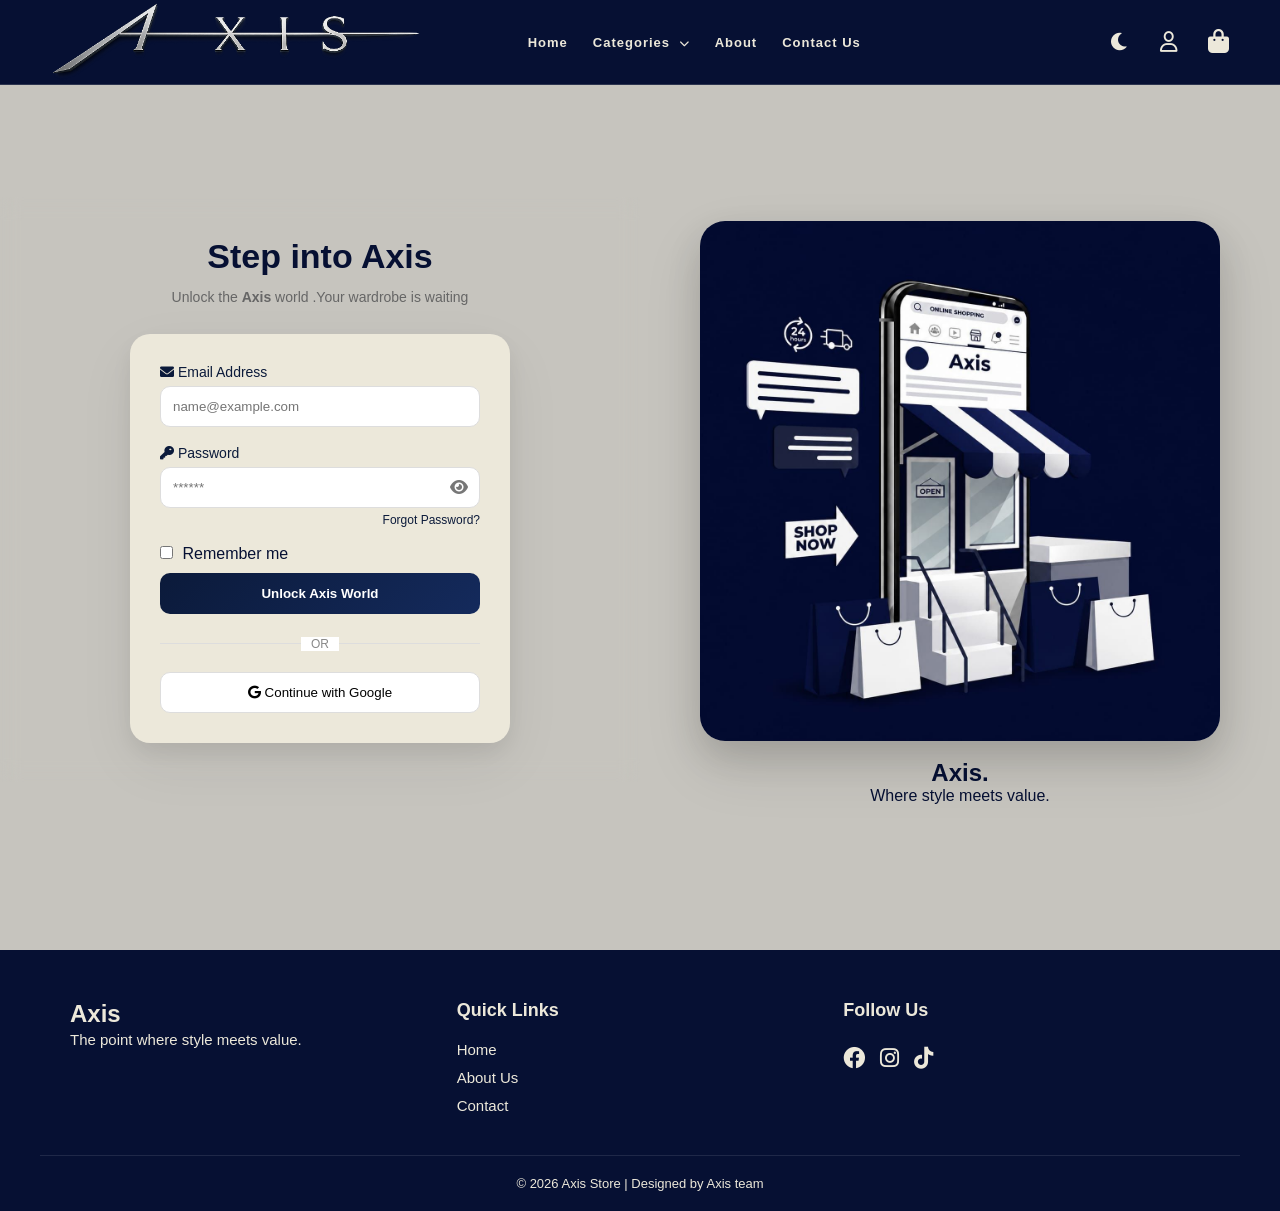
<file: sign_in.html>
<!DOCTYPE html>
<html lang="en">

<head>
    <meta charset="UTF-8">
    <meta name="viewport" content="width=device-width, initial-scale=1.0">
    <link rel="stylesheet" href="sign-in.css">
    <link rel="stylesheet" href="https://cdnjs.cloudflare.com/ajax/libs/font-awesome/6.0.0/css/all.min.css">
    <title> Sign In</title>
</head>

<body>
    <header>
        <nav>
            <div class="logo">
                <a href="index.html">
                    <img src="ChatGPT Image Apr 26, 2026, 09_50_21 PM.png" alt="Axis" width="50" height="50"
                        class="logo-photo">
                </a>
            </div>
            <ul>
                <li><a href="index.html">Home</a></li>
                <li class="dropdown">
                    <a href="javascript:void(0)" class="dropbtn">Categories <i class="fa-solid fa-chevron-down"></i></a>
                    <ul class="dropdown-content">
                        <li><a href="girls.html">Women's Wear</a></li>
                        <li><a href="men.html">Men's Wear</a></li>
                        <li><a href="sports.html">Sports Wear</a></li>
                        <li><a href="accessories.html">Accessories</a></li>
                        <li><a href="shoes.html">Shoes</a></li>
                        <li><a href="bags.html">Bags</a></li>
                        <li><a href="skin_care.html">Skin Care</a></li>
                    </ul>
                </li>
                <li><a href="about.html">About</a></li>
                <li><a href="contact.html">Contact Us</a></li>
            </ul>
            <div class="icons">

                <div class="theme-toggle" id="themetoggle">
                    <i class="fa-solid fa-moon" id="themeicon"></i>


                </div>
                <a href="sign_in.html">
                    <i class="fa-regular fa-user"></i>
                </a>
                <button id="logout-btn"  onclick="logout()">Logout</button>
                <a href="cart.html">
                    <div class="cart">
                        <i class="fa-solid fa-bag-shopping"></i>
                        <span id="cart-count">0</span>
                    </div>
                </a>
            </div>
        </nav>
    </header>
    <section>
        <div class="photo">
            <img src="sign_in/light.jpg" alt="Axis" class="image" id="mainImage">
            <br>
            <h2>Axis.</h2>
            <p>Where style meets value.</p>
        </div>
        <div class="form">
            <div class="header">
                <h2 class="title">Step into <span>Axis</span></h2>
                <p class="subtitle">Unlock the <strong>Axis</strong> world .Your wardrobe is waiting </p>
            </div>
            <form class="login">
                <div class="input">
                    <label> <i class="fa-solid fa-envelope"></i> Email Address</label>
                    <input type="email" id="email" placeholder="name@example.com" required>
                </div>
                
                <div class="input">
                    <label> <i class="fa-solid fa-key"></i> Password</label>
                    <div class="password-box">
                        <input type="password" id="password" placeholder="******" required>
                        <i class="fa-solid fa-eye" id="togglePassword"></i>
                    </div>
                    <a href="#" class="forgot">Forgot Password?</a>
                </div>
                <div class="remember-me">
                    <input type="checkbox" id="remember">
                    <label for="remember" style="color:rgb(6,16,51);margin-left: 5px;">Remember me</label>
                </div>
                <script>
                    const toggle = document.getElementById("togglePassword");
                    const password = document.getElementById("password");

                    toggle.addEventListener("click", function () {
                        const type = password.type === "password" ? "text" : "password";
                        password.type = type;

                        this.classList.toggle("fa-eye-slash");
                    });
                </script>
                
                <button type="submit" onclick="saveData()" class="btn">Unlock Axis World</button>
                <div class="separator">
                    <span>OR</span>
                </div>
                <button class="google"><i class="fab fa-google"></i> Continue with Google</button>
            </form>
        </div>
    </section>
    <footer class="main-footer">
    <div class="footer-container">
        <div class="footer-section about">
            <h2 class="logo-text">Axis</h2>
            <p>The point where style meets value.</p>
        </div>

        <div class="footer-section links">
            <h3>Quick Links</h3>
            <ul>
                <li><a href="index.html">Home</a></li>
                <li><a href="about.html">About Us</a></li>
                <li><a href="contact.html">Contact</a></li>
            </ul>
        </div>

        <div class="footer-section social">
            <h3>Follow Us</h3>
            <div class="social-icons">
                <a href="#"><i class="fab fa-facebook"></i></a>
                <a href="#"><i class="fab fa-instagram"></i></a>
                <a href="#"><i class="fab fa-tiktok"></i></a>
            </div>
        </div>
    </div>

    <div class="footer-bottom">
        <p>&copy; 2026 Axis Store | Designed by Axis team</p>
    </div>
</footer>

    <script src="main.js"></script>
    <script src="sign-in.js"></script>
</body>
</html>
</file>
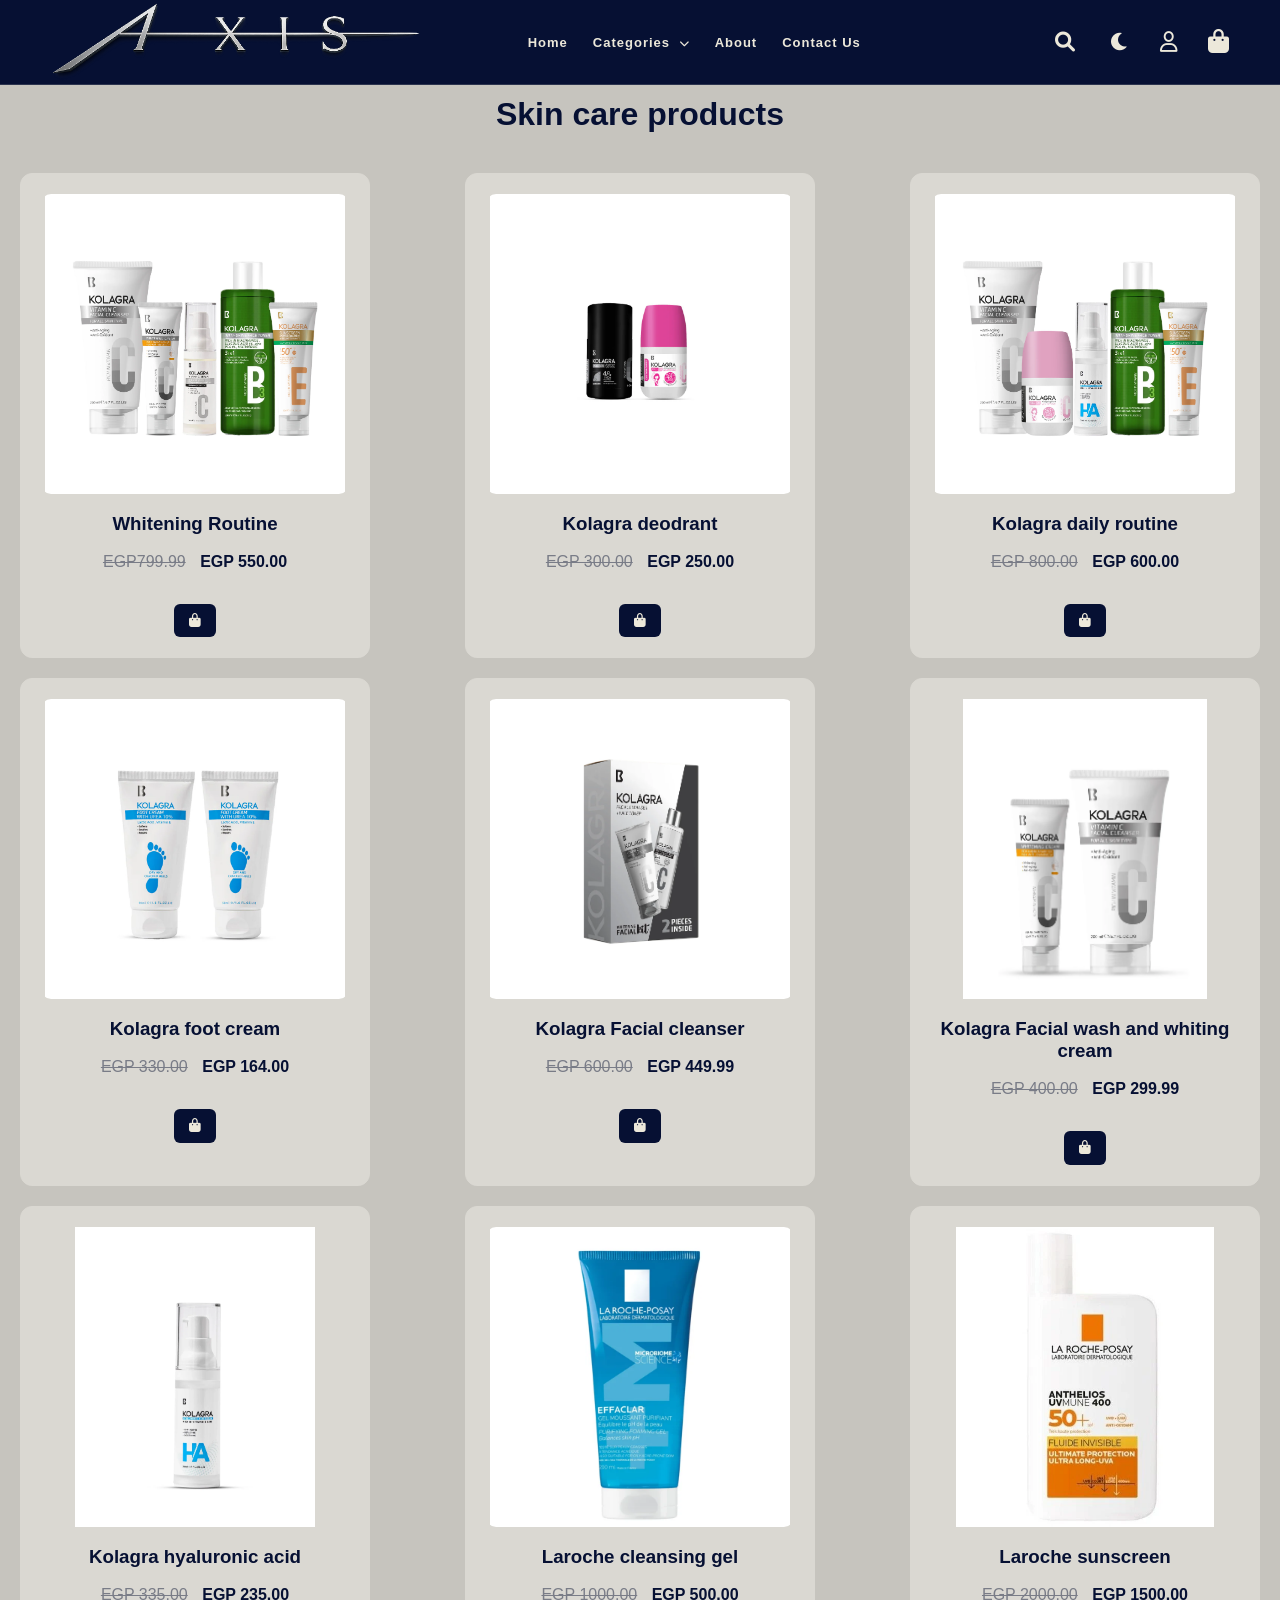
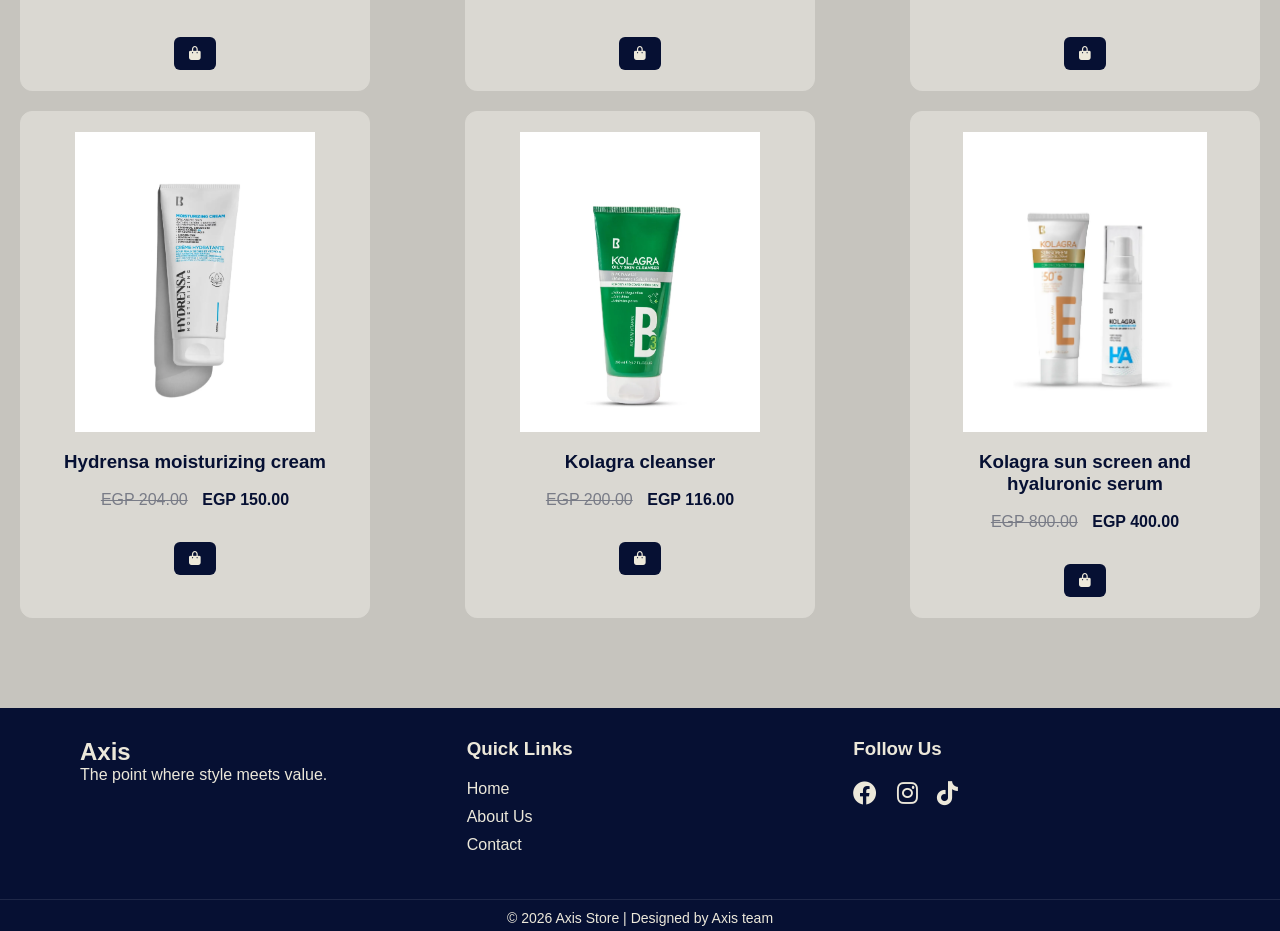
<file: skin_care.html>
<!DOCTYPE html>
<html>

<head>
    <title>Skin care products</title>
    <meta charset="UTF-8">
    <meta name="viewport" content="width=device-width, initial-scale=1.0">
    <link rel="stylesheet" href="Skin_care_style.css">
    <link rel="stylesheet" href="https://cdnjs.cloudflare.com/ajax/libs/font-awesome/6.0.0/css/all.min.css" />
</head>

<body>
    <header>
        <nav>
            <div class="logo">
                <a href="index.html">
                    <img src="ChatGPT Image Apr 26, 2026, 09_50_21 PM.png" alt="Axis" width="50" height="50"
                        class="logo-photo">
                </a>
            </div>
            <ul>
                <li><a href="index.html">Home</a></li>
                <li class="dropdown">
                    <a href="javascript:void(0)" class="dropbtn">Categories <i class="fa-solid fa-chevron-down"></i></a>
                    <ul class="dropdown-content">
                        <li><a href="girls.html">Women's Wear</a></li>
                        <li><a href="men.html">Men's Wear</a></li>
                        <li><a href="sports.html">Sports Wear</a></li>
                        <li><a href="accessories.html">Accessories</a></li>
                        <li><a href="shoes.html">Shoes</a></li>
                        <li><a href="bags.html">Bags</a></li>
                        <li><a href="skin_care.html">Skin Care</a></li>
                    </ul>
                </li>
                <li><a href="about.html">About</a></li>
                <li><a href="contact.html">Contact Us</a></li>
            </ul>
            <div class="icons">
                <div class="search">
                    <a href="#">
                        <input type="text" placeholder="Search..." class="search-input">
                        <i class="fa-solid fa-magnifying-glass"></i>
                    </a>
                </div>
                <div class="theme-toggle" id="themetoggle">
                    <i class="fa-solid fa-moon" id="themeicon"></i>
                </div>
                <a href="sign_in.html">
                    <i class="fa-regular fa-user"></i>
                </a>
                <button id="logout-btn"  onclick="logout()">Logout</button>
                <a href="cart.html">
                    <div class="cart">
                        <i class="fa-solid fa-bag-shopping"></i>
                        <span id="cart-count">0</span>
                    </div>
                </a>
            </div>
        </nav>
        <h1 class="skin">Skin care products</h1>
    </header>
    <div class="products">
        <div class="product-card">
            <img src="skin_care_photos/WhiteningRoutine.webp" alt="photo" class="skin-img"
                style="cursor: pointer;"><br />
            <h3>Whitening Routine</h3>
            <p>Kolagra Whitening Routine is a complete skincare regimen designed to enhance skin radiance,
                even out skin tone,and reduce the appearance of hyperpigmentation through
                a balanced daily routine.tine combines cleansing, toning,
                treatment, sun protection,
            </p>
            </br>
            <span class="old">EGP799.99</span>
            <span class="new">EGP 550.00</span>
            </br></br>
            <button class="cart-btn" onclick="addToCart()">
                <i class="fa-solid fa-bag-shopping icon"></i>
                <span class="cart-text">add to cart</span>
            </button>

        </div>
        <div class="product-card">
            <img src="skin_care_photos/deodrant.webp" alt="photo" class="skin-img" style="cursor: pointer;"><br />
            <h3>Kolagra deodrant</h3>
            <p>
                Experience long-lasting freshness together with the Kolagra Deodorant Roll-On Bundle,
                designed specifically for both men and women.
                This dual pack includes one deodorant roll-on for him and one for her,
                ensuring 24-hour protection against sweat and odor.
            </p>
            </br>
            <span class="old">EGP 300.00</span>
            <span class="new">EGP 250.00</span>
            </br></br>
            <button class="cart-btn" onclick="addToCart()">
                <i class="fa-solid fa-bag-shopping icon"></i>
                <span class="cart-text">add to cart</span>
            </button>

        </div>
        <div class="product-card">
            <img src="skin_care_photos/DailyRoutine.webp" alt="photo" class="skin-img" style="cursor: pointer;"><br />
            <h3>Kolagra daily routine</h3>
            <p>
                Kolagra Daily Routine contains
                ( Kolagra Facial wash 200 Ml + Toner 200 ML +
                Sunscreen gel cream 60 ML
                + Hyaluronic 30ML Roll on Berry 60 ML)
            </p>
            </br>
            <span class="old">EGP 800.00</span>
            <span class="new">EGP 600.00</span>
            </br></br>
            <button class="cart-btn" onclick="addToCart()">
                <i class="fa-solid fa-bag-shopping icon"></i>
                <span class="cart-text">add to cart</span>
            </button>
        </div>
        <div class="product-card">
            <img src="skin_care_photos/foot cream.webp" alt="photo" class="skin-img" style="cursor: pointer;"><br />
            <h3>Kolagra foot cream</h3>
            <p>
                Key Benefits:
                • 3.jojoba oil - Macadamia oil - Castor oil - Panthenol
                • Kolagra foot cream with urea 10% repairs, softens,
                soothes dry and cracked heels, designed to protect your feet by
                preventing water loss, and promote new cell growth.
            </p>
            </br>
            <span class="old">EGP 330.00</span>
            <span class="new">EGP 164.00</span>
            </br></br>
            <button class="cart-btn" onclick="addToCart()">
                <i class="fa-solid fa-bag-shopping icon"></i>
                <span class="cart-text">add to cart</span>
            </button>
        </div>
        <div class="product-card">
            <img src="skin_care_photos/FacialCleanserandtonerMockup.webp" alt="photo" class="skin-img"
                style="cursor: pointer;"><br />
            <h3>Kolagra Facial cleanser</h3>
            <p>
                Kolagra Routine ( Facial wash with vitamin C 200Ml &
                Brightening Toner Vitamin C 200Ml )
            </p>
            </br>
            <span class="old">EGP 600.00</span>
            <span class="new">EGP 449.99</span>
            </br></br>
            <button class="cart-btn" onclick="addToCart()">
                <i class="fa-solid fa-bag-shopping icon"></i>
                <span class="cart-text">add to cart</span>
            </button>
        </div>
        <div class="product-card">
            <img src="skin_care_photos/facial wash and whiting cream.webp" alt="photo" class="skin-img"
                style="cursor: pointer;"><br />
            <h3>Kolagra Facial wash and whiting cream</h3>
            <p>
                1-Gentle cleanser rich in vitamin C gives radiant skin to the skin and gradually
                brightens the dark spots, Improving skin texture for softer, smoother, healthy skin,
                and natural lightening with antioxidant properties.
                2.-Whitening Cream is formulated with a highly concentrated dose of Alpha Arbutin,
                A skin-brightening ingredient that works by reducing melanin production.
            </p>
            </br>
            <span class="old">EGP 400.00</span>
            <span class="new">EGP 299.99</span>
            </br></br>
            <button class="cart-btn" onclick="addToCart()">
                <i class="fa-solid fa-bag-shopping icon"></i>
                <span class="cart-text">add to cart</span>
            </button>
        </div>
        <div class="product-card">
            <img src="skin_care_photos/hyaluronic acid.webp" alt="photo" class="skin-img"
                style="cursor: pointer;"><br />
            <h3>Kolagra hyaluronic acid</h3>
            <p>
                Hyaluronic acid serum 1.5% + B5 help plump the look of skin and repair
                by replenishing the skin’s moisture barrier and activate skin renewal.
            </p>
            </br>
            <span class="old">EGP 335.00</span>
            <span class="new">EGP 235.00</span>
            </br></br>
            <button class="cart-btn" onclick="addToCart()">
                <i class="fa-solid fa-bag-shopping icon"></i>
                <span class="cart-text">add to cart</span>
            </button>
        </div>
        <div class="product-card">
            <img src="skin_care_photos/cleansing gel for oily skin.webp" alt="photo" class="skin-img"
                style="cursor: pointer;"><br />
            <h3>Laroche cleansing gel</h3>
            <p>
                laroche cleansing gel for oily skin
            </p>
            </br>
            <span class="old">EGP 1000.00</span>
            <span class="new">EGP 500.00</span>
            </br></br>
            <button class="cart-btn" onclick="addToCart()">
                <i class="fa-solid fa-bag-shopping icon"></i>
                <span class="cart-text">add to cart</span>
            </button>
        </div>
        <div class="product-card">
            <img src="skin_care_photos/la roche sun screen.webp" alt="photo" class="skin-img"
                style="cursor: pointer;"><br />
            <h3>Laroche sunscreen</h3>
            <p>
                laroche sunscreen for all
                skins protect skin from sun
            </p>
            </br>
            <span class="old">EGP 2000.00</span>
            <span class="new">EGP 1500.00</span>
            </br></br>
            <button class="cart-btn" onclick="addToCart()">
                <i class="fa-solid fa-bag-shopping icon"></i>
                <span class="cart-text">add to cart</span>
            </button>
        </div>
        <div class="product-card">
            <img src="skin_care_photos/misturizing_1.webp" alt="photo" class="skin-img" style="cursor: pointer;"><br />
            <h3>Hydrensa moisturizing cream</h3>
            <p>
                .HYALURONIC ACID for moisturizing
                • Restore skin barrier and retain moisture
                • lock in skin’s moisture
                • Soothing, protects skin barrier, essential ceramides.
            </p>
            </br>
            <span class="old">EGP 204.00</span>
            <span class="new">EGP 150.00</span>
            </br></br>
            <button class="cart-btn" onclick="addToCart()">
                <i class="fa-solid fa-bag-shopping icon"></i>
                <span class="cart-text">add to cart</span>
            </button>
        </div>
        <div class="product-card">
            <img src="skin_care_photos/oliy_skin_cleanser_b3_1.webp" alt="photo" class="skin-img"
                style="cursor: pointer;"><br />
            <h3>Kolagra cleanser</h3>
            <p>
                A cleanser formulated for oily and acne-prone skin,
                developed to provide deep cleansing while maintaining
                the skin’s natural moisture balance.
            </p>
            </br>
            <span class="old">EGP 200.00</span>
            <span class="new">EGP 116.00</span>
            </br></br>
            <button class="cart-btn" onclick="addToCart()">
                <i class="fa-solid fa-bag-shopping icon"></i>
                <span class="cart-text">add to cart</span>
            </button>
        </div>
        <div class="product-card">
            <img src="skin_care_photos/sun screen and hyralonic serum.webp" alt="photo" class="skin-img"
                style="cursor: pointer;"><br />
            <h3>Kolagra sun screen and hyaluronic serum</h3>
            <p>
                Broad spectrum Gel cream with antioxidant to
                maximize protection from UVA&UVB which can destroy skin.
                Hyaluronic acid serum 1.5% + B5 help plump the look of skin
                and repair by replenishing the skin’s moisture barrier and
                activate skin renewal skin immediately recovers bounce.
            </p>
            </br>
            <span class="old">EGP 800.00</span>
            <span class="new">EGP 400.00</span>
            </br></br>
            <button class="cart-btn" onclick="addToCart()">
                 <i class="fa-solid fa-bag-shopping icon"></i>
                <span class="cart-text">add to cart</span>
            </button>
        </div>
    </div>
    <footer class="main-footer">
        <div class="footer-container">
            <div class="footer-section about">
                <h2 class="logo-text">Axis</h3>
                    <p>The point where style meets value.</p>
            </div>

            <div class="footer-section links">
                <h3>Quick Links</h3>
                <ul>
                    <li><a href="index.html">Home</a></li>
                    <li><a href="about.html">About Us</a></li>
                    <li><a href="contact.html">Contact</a></li>
                </ul>
            </div>

            <div class="footer-section social">
                <h3>Follow Us</h3>
                <div class="social-icons">
                    <a href="#"><i class="fab fa-facebook"></i></a>
                    <a href="#"><i class="fab fa-instagram"></i></a>
                    <a href="#"><i class="fab fa-tiktok"></i></a>
                </div>
            </div>
        </div>

        <div class="footer-bottom">
            <p>&copy; 2026 Axis Store | Designed by Axis team</p>
        </div>
    </footer>
    <script src="main.js"></script>
    <script src="Skin_care_script.js"></script>
</body>

</html>
</file>
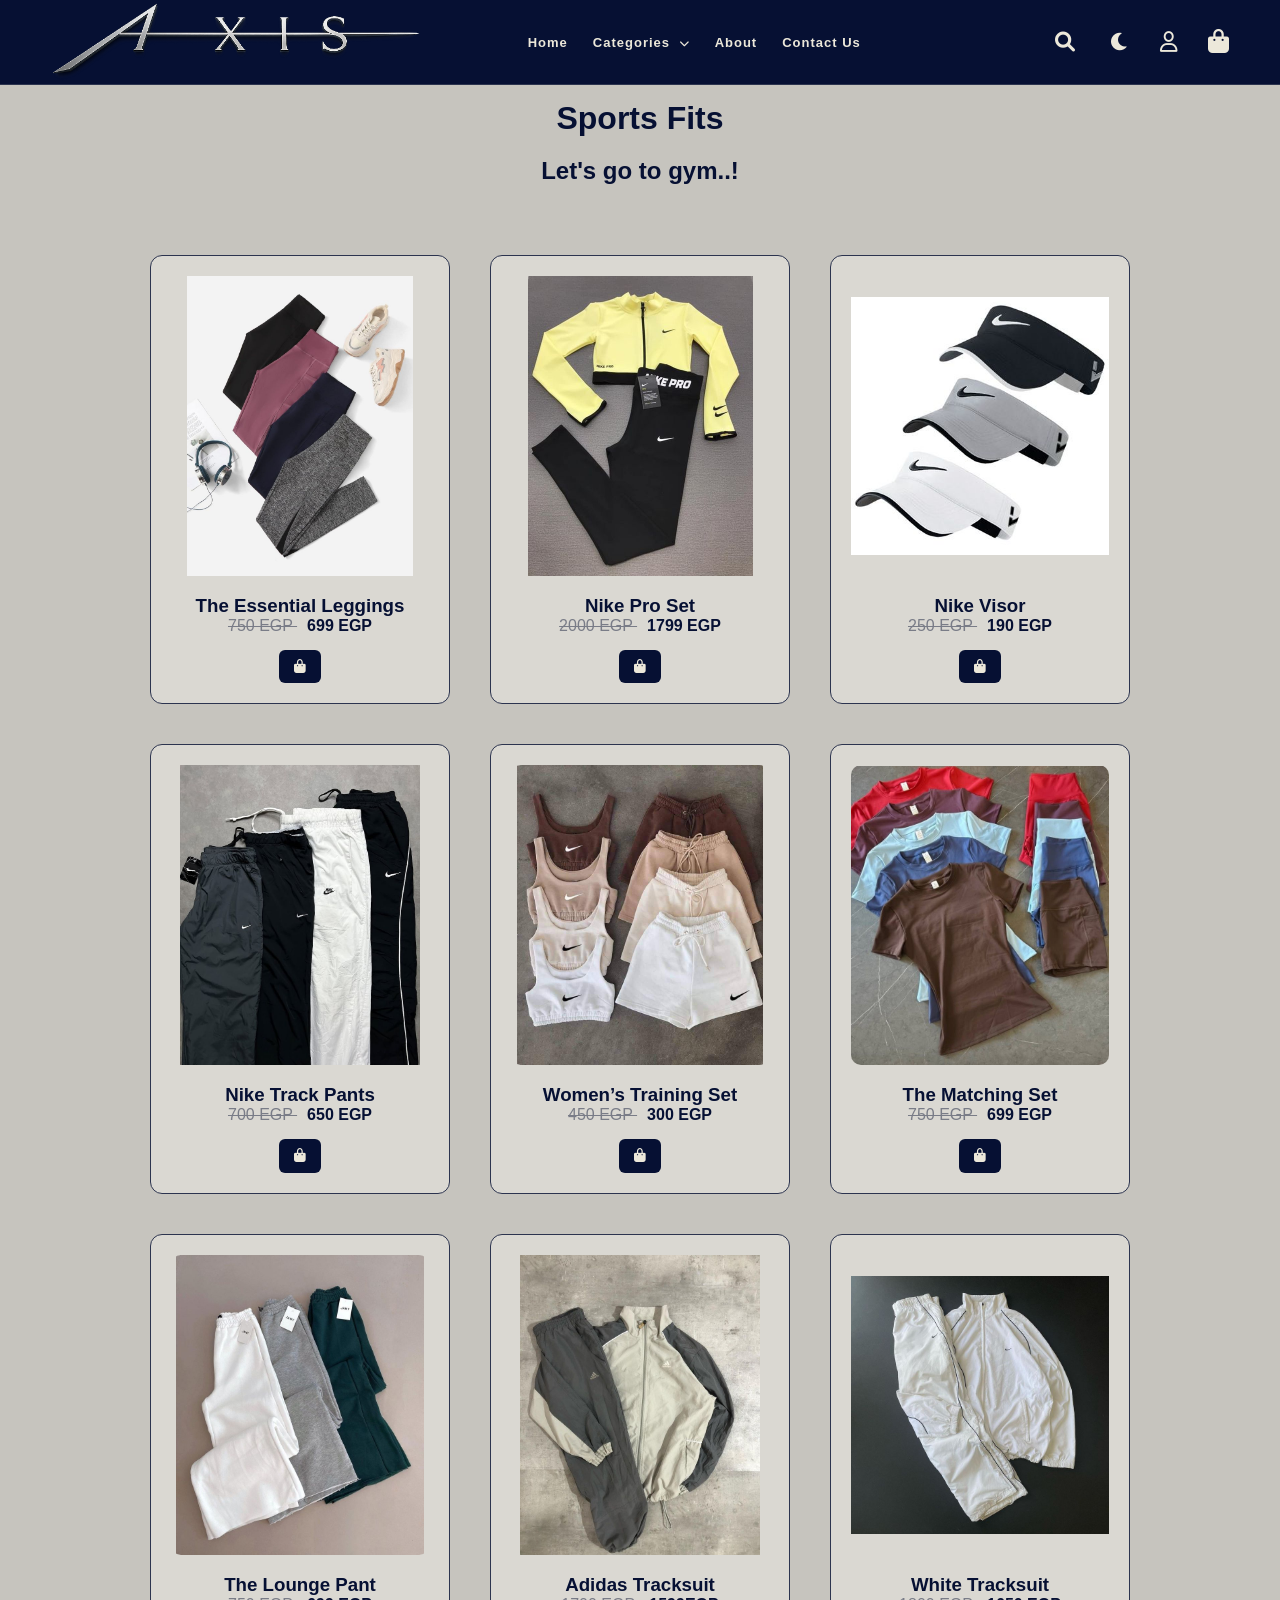
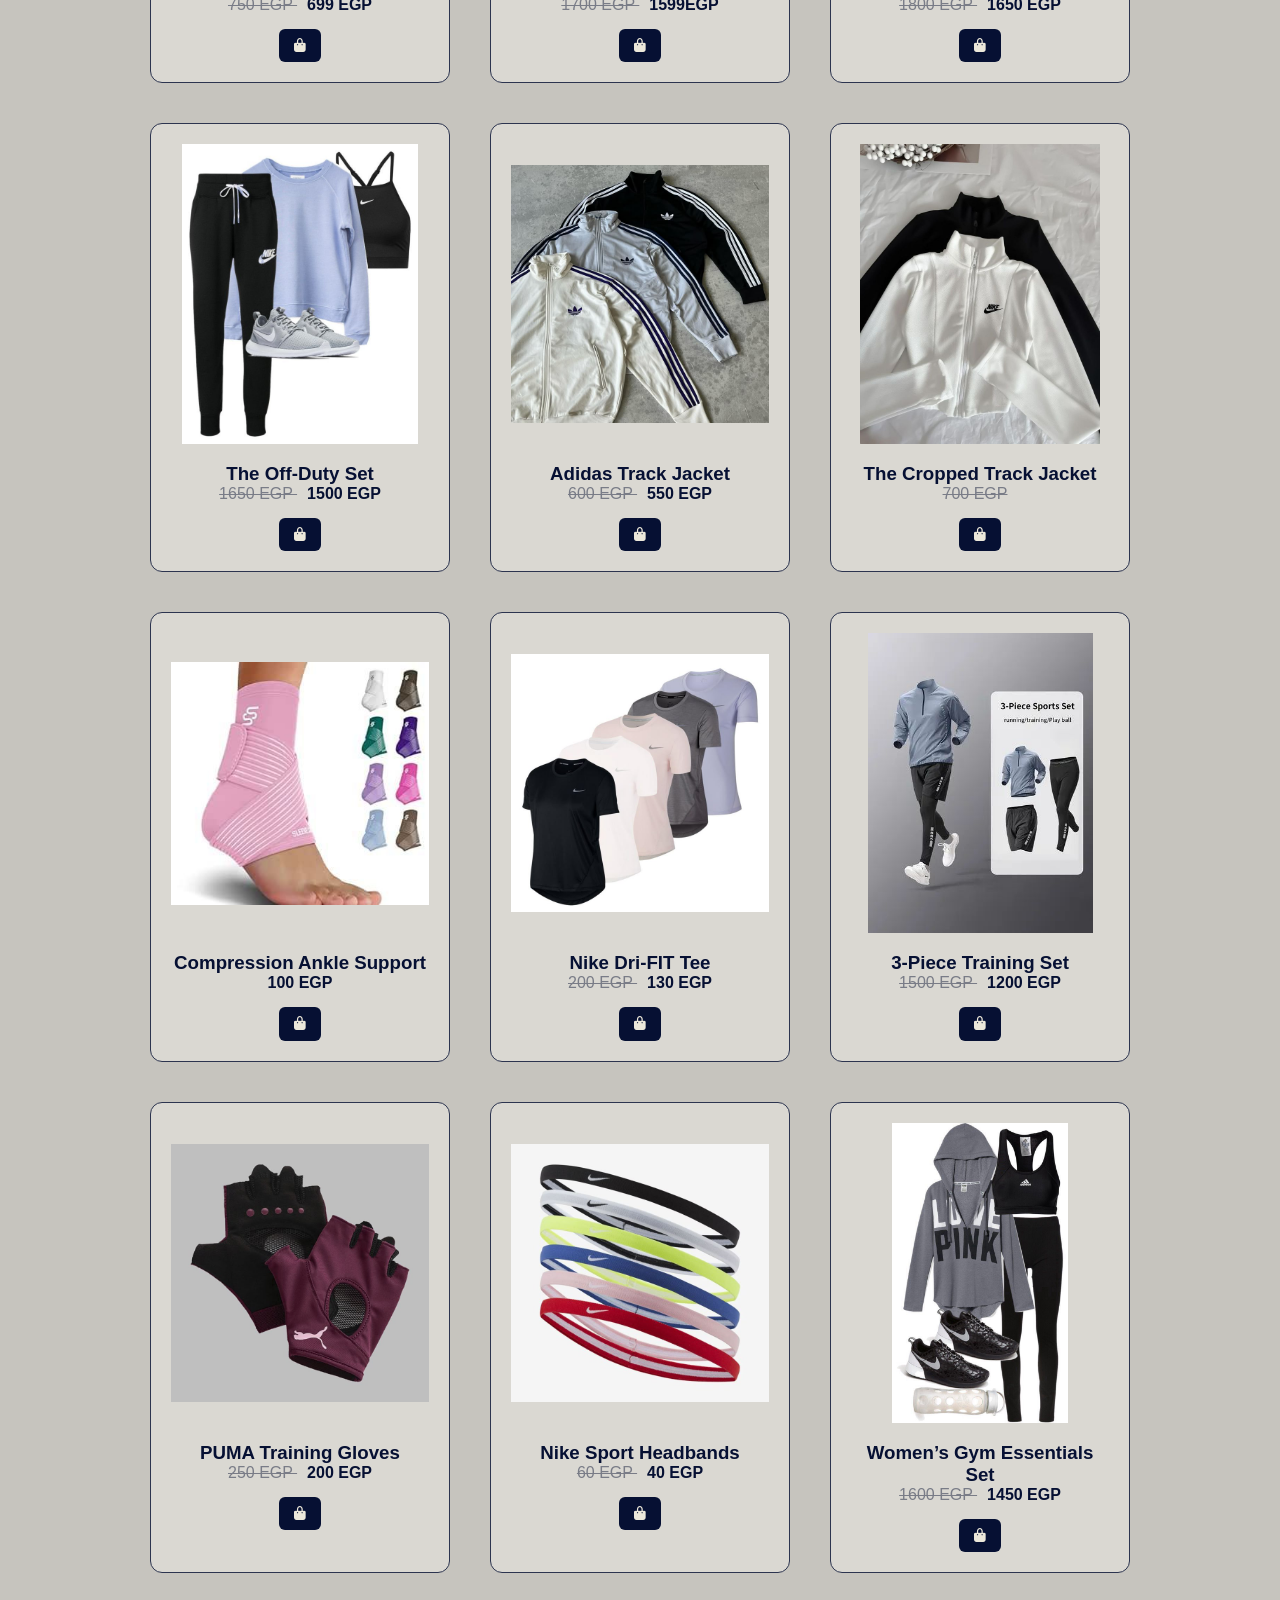
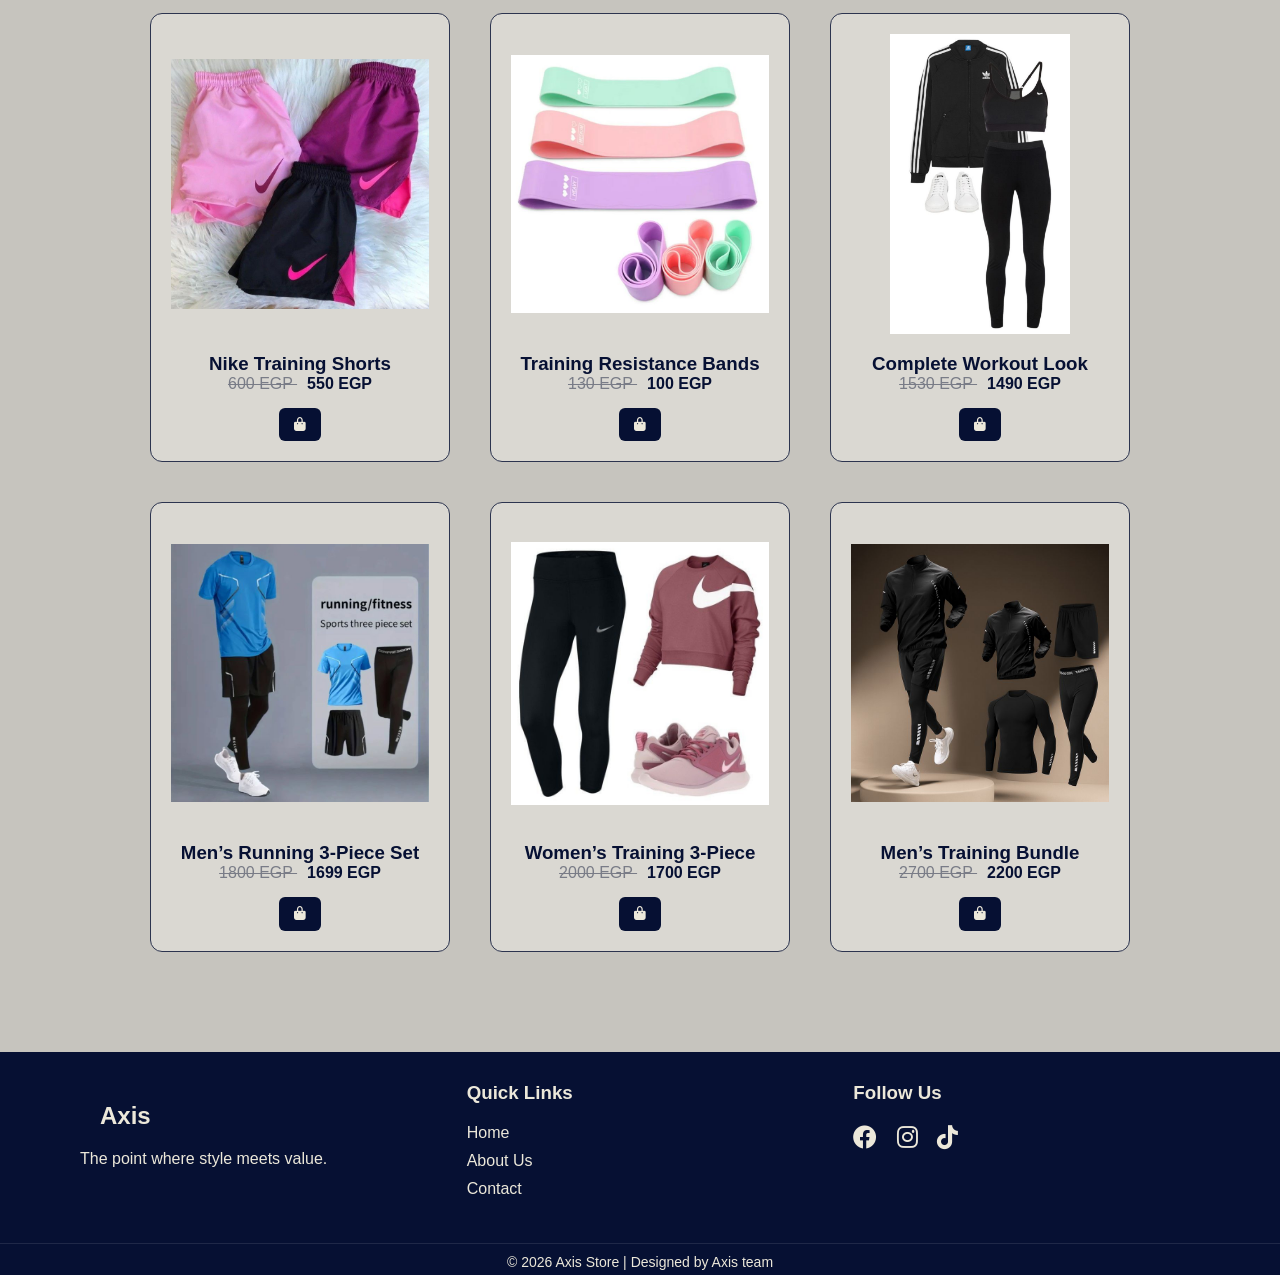
<file: sports.html>
<!DOCTYPE html>
<html>

<head>
    <meta charset="UTF-8">
    <meta name="viewport" content="width=device-width, initial-scale=1.0">
    <link rel="stylesheet" href="https://cdnjs.cloudflare.com/ajax/libs/font-awesome/6.0.0/css/all.min.css">
    <link rel="stylesheet" href="sports.css">
    <title>Sports Fits</title>
</head>


<body>
    <header>
        <nav>
            <div class="logo">
                <a href="index.html">
                    <img src="ChatGPT Image Apr 26, 2026, 09_50_21 PM.png" alt="Axis" width="50" height="50"
                        class="logo-photo">
                </a>
            </div>
            <ul>
                <li><a href="index.html">Home</a></li>
                <li class="dropdown">
                    <a href="javascript:void(0)" class="dropbtn">Categories <i class="fa-solid fa-chevron-down"></i></a>
                    <ul class="dropdown-content">
                        <li><a href="girls.html">Women's Wear</a></li>
                        <li><a href="men.html">Men's Wear</a></li>
                        <li><a href="sports.html">Sports Wear</a></li>
                        <li><a href="accessories.html">Accessories</a></li>
                        <li><a href="shoes.html">Shoes</a></li>
                        <li><a href="bags.html">Bags</a></li>
                        <li><a href="skin_care.html">Skin Care</a></li>
                    </ul>
                </li>
                <li><a href="about.html">About</a></li>
                <li><a href="contact.html">Contact Us</a></li>
            </ul>
          <div class="icons">
                <div class="search">
                    <a href="#">
                        <input type="text" placeholder="Search..." class="search-input">
                        <i class="fa-solid fa-magnifying-glass"></i>
                    </a>
                </div>

                <div class="theme-toggle" id="themetoggle">
                    <i class="fa-solid fa-moon" id="themeicon"></i>
                </div>
                <a href="sign_in.html">
                    <i class="fa-regular fa-user"></i>
                </a>
                <button id="logout-btn"  onclick="logout()">Logout</button>
                <a href="cart.html">
                    <div class="cart">
                    <i class="fa-solid fa-bag-shopping"></i>
                    <span id="cart-count">0</span>
                    </div>
                </a>
            </div>
        </nav>
    </header>

    <h1>Sports Fits</h1>
    <h2 class="toGym">Let's go to gym..!</h2>
    <style>
        h1,
        h2 {
            text-align: center;
            color: rgb(6, 16, 51);
            margin: 20px;
        }

        nav {
            text-align: center;
            color: rgb(6, 16, 51);
        }
    </style>
    <main>
        <section>
            <img class="imggg" src="spotrts photos/photo2.jpg" alt="">
            <h3>The Essential Leggings</h3>
            <p>High-rise. Soft-touch. Sculpting fit.</p>
            <p>Four timeless shades. One perfect feel.</p>
            <p>Made to move. Designed to stand out.</p>
            <span class="old">750 EGP </span>
            <span class="new">699 EGP </span>
            <button class="cart-btn" onclick="addToCart()">
                <i class="fa-solid fa-bag-shopping icon"></i>
                <span class="cart-text">add to cart</span>
            </button>
        </section>


        <section>
            <img class="imggg" src="spotrts photos/photo1.jpg" alt="">
            <h3>Nike Pro Set</h3>
            <p>Soft-touch,braethable fabric with stretch.</p>
            <p>Cropped silhouette. High-rise support.</p>
            <p>Made to move. Designed to stand out.</p>
            <span class="old">2000 EGP </span>
            <span class="new">1799 EGP </span>
            <button class="cart-btn" onclick="addToCart()">
                <i class="fa-solid fa-bag-shopping icon"></i>
                <span class="cart-text">add to cart</span>
            </button>
        </section>


        <section>
            <img class="imggg" src="spotrts photos/photo3.jpg" alt="">
            <h3>Nike Visor</h3>
            <p>Lightweight. Breathable. Adjustable fit.</p>
            <p>Sun protection without the weight.</p>
            <p>Three essential shades.</p>
            <span class="old">250 EGP </span>
            <span class="new">190 EGP </span>
            <button class="cart-btn" onclick="addToCart()">
                <i class="fa-solid fa-bag-shopping icon"></i>
                <span class="cart-text">add to cart</span>
            </button>
        </section>


        <section>
            <img class="imggg" src="spotrts photos/download (10).jpg" alt="">
            <h3>Nike Track Pants</h3>
            <p>Relaxed fit. Lightweight woven fabric.</p>
            <p>Elastic waistband. Side pockets.</p>
            <p>From training to street.</p>
            <span class="old">700 EGP </span>
            <span class="new">650 EGP </span>
            <button class="cart-btn" onclick="addToCart()">
                <i class="fa-solid fa-bag-shopping icon"></i>
                <span class="cart-text">add to cart</span>
            </button>
        </section>


        <section>
            <img class="imggg" src="spotrts photos/photo8.jpg" alt="">
            <h3>Women’s Training Set</h3>
            <p>Matching sports bra and shorts in neutral</p>
            <p>tones. Available colors: Brown, Beige,</p>
            <p> Off-White, White</p>
            <span class="old">450 EGP </span>
            <span class="new">300 EGP </span>
            <button class="cart-btn" onclick="addToCart()">
                <i class="fa-solid fa-bag-shopping icon"></i>
                <span class="cart-text">add to cart</span>
            </button>
        </section>


        <section>
            <img class="imggg" src="spotrts photos/download (14).jpg" alt="">
            <h3>The Matching Set</h3>
            <p>Fitted tee. High-rise leggings.</p>
            <p>Soft, stretch fabric. Second-skin feel.</p>
            <p>Five colors. One perfect fit.</p>
            <span class="old">750 EGP </span>
            <span class="new">699 EGP </span>
            <button class="cart-btn" onclick="addToCart()">
                <i class="fa-solid fa-bag-shopping icon"></i>
                <span class="cart-text">add to cart</span>
            </button>
        </section>


        <section>
            <img class="imggg" src="spotrts photos/download (15).jpg" alt="">
            <h3>The Lounge Pant</h3>
            <p>Soft fleece. Relaxed fit.</p>
            <p>Elastic waistband.</p>
            <p>Off-duty comfort. All-day style.</p>
            <p>White. Grey. Black.</p>
            <span class="old">750 EGP </span>
            <span class="new">699 EGP </span>
            <button class="cart-btn" onclick="addToCart()">
                <i class="fa-solid fa-bag-shopping icon"></i>
                <span class="cart-text">add to cart</span>
            </button>
        </section>


        <section>
            <img class="imggg" src="spotrts photos/download (17).jpg" alt="">
            <h3>Adidas Tracksuit</h3>
            <p>Lightweight woven fabric.</p>
            <p>Water-resistant finish.</p>
            <p>Full-zip jacket. Tapered pants.</p>
            <p>Classic contrast design.</p>
            <span class="old">1700 EGP </span>
            <span class="new">1599EGP </span>
            <button class="cart-btn" onclick="addToCart()">
                <i class="fa-solid fa-bag-shopping icon"></i>
                <span class="cart-text">add to cart</span>
            </button>
        </section>


        <section>
            <img class="imggg" src="spotrts photos/download (18).jpg" alt="">
            <h3>White Tracksuit</h3>
            <p>Clean contrast piping.</p>
            <p>Pure. Timeless. Water-resistant</p>
            <p>woven fabric with a soft, fluid drape.</p>
            <span class="old">1800 EGP </span>
            <span class="new">1650 EGP </span>
            <button class="cart-btn" onclick="addToCart()">
                <i class="fa-solid fa-bag-shopping icon"></i>
                <span class="cart-text">add to cart</span>
            </button>
        </section>


        <section>
            <img class="imggg" src="spotrts photos/download (28).jpg" alt="">
            <h3>The Off-Duty Set</h3>
            <p>Soft fleece crew. Tapered joggers</p>
            <p>Strappy sports bra.Comfort first.</p>
            <p>Sky Blue. Black.</p>
            <span class="old">1650 EGP </span>
            <span class="new">1500 EGP </span>
            <button class="cart-btn" onclick="addToCart()">
                <i class="fa-solid fa-bag-shopping icon"></i>
                <span class="cart-text">add to cart</span>
            </button>
        </section>


        <section>
            <img class="imggg" src="spotrts photos/download (20).jpg" alt="">
            <h3>Adidas Track Jacket</h3>
            <p>Classic Firebird silhouette.</p>
            <p>Iconic 3-Stripes.Soft tricot fabric.</p>
            <p>Full-zip closure.White. Grey. Black.</p>
            <span class="old">600 EGP </span>
            <span class="new">550 EGP </span>
            </br>
            <button class="cart-btn" onclick="addToCart()">
                <i class="fa-solid fa-bag-shopping icon"></i>
                <span class="cart-text">add to cart</span>
            </button>
        </section>


        <section>
            <img class="imggg" src="spotrts photos/download.jpg" alt="">
            <h3>The Cropped Track Jacket</h3>
            <p>Lightweight woven fabric with a clean.</p>
            <p>Minimal Swoosh. Ribbed cuffs and hem.</p>
            <p>Sport style. Street ready.</p>
            <span class="old">700 EGP </span>
            <button class="cart-btn" onclick="addToCart()">
                <i class="fa-solid fa-bag-shopping icon"></i>
                <span class="cart-text">add to cart</span>
            </button>
        </section>


        <section>
            <img class="imggg" src="spotrts photos/download (30).jpg" alt="">
            <h3>Compression Ankle Support</h3>
            <p>Adjustable strap. Breathable knit fabric.</p>
            <p>Lightweight stability. All-day comfort.</p>
            <p>8 colors available.</p>
            <span class="new">100 EGP </span>
            <button class="cart-btn" onclick="addToCart()">
                <i class="fa-solid fa-bag-shopping icon"></i>
                <span class="cart-text">add to cart</span>
            </button>
        </section>


        <section>
            <img class="imggg" src="spotrts photos/download (29).jpg" alt="">
            <h3>Nike Dri-FIT Tee</h3>
            <p>Lightweight. Sweat-wicking.</p>
            <p>Slim fit. Curved hem.</p>
            <p>Black. White. Grey. Blue.</p>
            <span class="old">200 EGP </span>
            <span class="new">130 EGP </span>
            <button class="cart-btn" onclick="addToCart()">
                <i class="fa-solid fa-bag-shopping icon"></i>
                <span class="cart-text">add to cart</span>
            </button>
        </section>


        <section>
            <img class="imggg" src="spotrts photos/download (5).jpg" alt="">
            <h3>3-Piece Training Set</h3>
            <p>Quarter-zip pullover. Training</p>
            <p>shorts. Compression tights.</p>
            <p>For running. For training.</p>
            <span class="old">1500 EGP </span>
            <span class="new">1200 EGP </span>
            <button class="cart-btn" onclick="addToCart()">
                <i class="fa-solid fa-bag-shopping icon"></i>
                <span class="cart-text">add to cart</span>
            </button>
        </section>


        <section>
            <img class="imggg" src="spotrts photos/Guantes Gym.jpg" alt="">
            <h3>PUMA Training Gloves</h3>
            <p>A refined essential for your workout. </p>
            <p>Lightweight design with a secure fit.</p>
            <p>Burgundy/Black</p>
            <span class="old">250 EGP </span>
            <span class="new">200 EGP </span>
            <button class="cart-btn" onclick="addToCart()">
                <i class="fa-solid fa-bag-shopping icon"></i>
                <span class="cart-text">add to cart</span>
            </button>
        </section>


        <section>
            <img class="imggg" src="spotrts photos/Nike head bands thin.jpg" alt="">
            <h3>Nike Sport Headbands</h3>
            <p>Designed to keep hair in place.</p>
            <p>Comfortable for all-day wear.</p>
            <p>Black, White, Blue, Pink, Red.</p>
            <span class="old">60 EGP </span>
            <span class="new">40 EGP </span>
            <button class="cart-btn" onclick="addToCart()">
                <i class="fa-solid fa-bag-shopping icon"></i>
                <span class="cart-text">add to cart</span>
            </button>
        </section>


        <section>
            <img class="imggg" src="spotrts photos/photo4.jpg" alt="">
            <h3>Women’s Gym Essentials Set</h3>
            <p>Four pieces. Full coverage.</p>
            <p>Features: Oversized hoodie, supportive </p>
            <p>bra, sculpting leggings,</p>
            <span class="old">1600 EGP </span>
            <span class="new">1450 EGP </span>
            <button class="cart-btn" onclick="addToCart()">
                <i class="fa-solid fa-bag-shopping icon"></i>
                <span class="cart-text">add to cart</span>
            </button>
        </section>


        <section>
            <img class="imggg" src="spotrts photos/download (31).jpg" alt="">
            <h3>Nike Training Shorts</h3>
            <p>Lightweight. Breathable.</p>
            <p>Elastic waistband.</p>
            <p>Made to move. Built to last.</p>
            <span class="old">600 EGP </span>
            <span class="new">550 EGP </span>
            <button class="cart-btn" onclick="addToCart()">
                <i class="fa-solid fa-bag-shopping icon"></i>
                <span class="cart-text">add to cart</span>
            </button>
        </section>


        <section>
            <img class="imggg" src="spotrts photos/photo5.jpg" alt="">
            <h3>Training Resistance Bands</h3>
            <p>Fabric Resistance</p>
            <p>Upgrade your training with these bands.</p>
            <p>Colors: Mint, Blush, Lavender</p>
            <span class="old">130 EGP </span>
            <span class="new">100 EGP </span>
            <button class="cart-btn" onclick="addToCart()">
                <i class="fa-solid fa-bag-shopping icon"></i>
                <span class="cart-text">add to cart</span>
            </button>
        </section>


        <section>
            <img class="imggg" src="spotrts photos/photo6.jpg" alt="">
            <h3>Complete Workout Look</h3>
            <p>Track Jacket + Sports Bra + Leggings.</p>
            <p>A curated mix of sportswear essentials.</p>
            <p>Clean design for gym to street.</p>
            <span class="old">1530 EGP </span>
            <span class="new">1490 EGP </span>
            <button class="cart-btn" onclick="addToCart()">
                <i class="fa-solid fa-bag-shopping icon"></i>
                <span class="cart-text">add to cart</span>
            </button>
        </section>


        <section>
            <img class="imggg" src="spotrts photos/Gym .jpg" alt="">
            <h3>Men’s Running 3-Piece Set</h3>
            <p>Complete your look with this set.</p>
            <p>Includes a short-sleeve top,</p>
            <p>shorts, and compression tights</p>
            <span class="old">1800 EGP </span>
            <span class="new">1699 EGP </span>
            <button class="cart-btn" onclick="addToCart()">
                <i class="fa-solid fa-bag-shopping icon"></i>
                <span class="cart-text">add to cart</span>
            </button>
        </section>

        <section>
            <img class="imggg" src="spotrts photos/Sporty.jpg" alt="">
            <h3>Women’s Training 3-Piece</h3>
            <p>Effortless style for your workout.</p>
            <p> Designed for everyday training</p>
            <p>A refined essential for your gym.</p>
            <span class="old">2000 EGP </span>
            <span class="new">1700 EGP </span>
            <button class="cart-btn" onclick="addToCart()">
                <i class="fa-solid fa-bag-shopping icon"></i>
                <span class="cart-text">add to cart</span>
            </button>
        </section>


        <section>
            <img class="imggg" src="spotrts photos/photo7.jpg" alt="">
            <h3>Men’s Training Bundle</h3>
            <p>Four layers. Total performance.</p>
            <p>Breathable, and built to perform</p>
            <p>Designed for layering.</p>
            <span class="old">2700 EGP </span>
            <span class="new">2200 EGP </span>
            <button class="cart-btn" onclick="addToCart()">
                <i class="fa-solid fa-bag-shopping icon"></i>
                <span class="cart-text">add to cart</span>
            </button>
        </section>
    </main>
    <footer class="main-footer">
    <div class="footer-container">
        <div class="footer-section about">
            <h2 class="logo-text">Axis</h2>
            <p>The point where style meets value.</p>
        </div>

        <div class="footer-section links">
            <h3>Quick Links</h3>
            <ul>
                <li><a href="index.html">Home</a></li>
                <li><a href="about.html">About Us</a></li>
                <li><a href="contact.html">Contact</a></li>
            </ul>
        </div>

        <div class="footer-section social">
            <h3>Follow Us</h3>
            <div class="social-icons">
                <a href="#"><i class="fab fa-facebook"></i></a>
                <a href="#"><i class="fab fa-instagram"></i></a>
                <a href="#"><i class="fab fa-tiktok"></i></a>
            </div>
        </div>
    </div>

    <div class="footer-bottom">
        <p>&copy; 2026 Axis Store | Designed by Axis team</p>
    </div>
</footer>
    <script src="main.js"></script>
    <script src="sports_script.js"></script>
</body>
</html>
</file>
<file: style.css>
* {
    margin: 0;
    padding: 0;
    box-sizing: border-box;
    font-family: Arial, sans-serif;

}

:root {
    --primary-navy: #061033;
    --light-beige: #ECE8DA;
    --secondary-gray: #666;
    --accent-blue: #2C344F;
    --nav-bg: var(--primary-navy);
    --nav-text: var(--light-beige);
    --nav-hover: var(--secondary-gray);
    --bg-main: #C6C4BE;
    --text-navy: #061033;
    --nav-border: #2C344F;
    --footer-bg: #061033;
    --footer-text: #ECE8DA;
    --btn-bg: #061033;
    --btn-text: #ECE8DA;
}

body {
    background-color: var(--bg-main) !important;
    color: var(--text-navy);
    min-height: 100vh;
    margin: 0;
    padding-top: 80px;
}

.hero,
.categories {
    background-color: transparent;
}

.logo-photo {
    height: 80px;
    width: auto;
    display: block;
    margin: 0 auto;
    transition: transform 0.3s;
}

.logo-photo:hover {
    transform: scale(1.1);
}

.logo {
    display: flex;
    align-items: center;
    flex: 1;
    justify-content: flex-start;
}

nav {
    display: flex;
    justify-content: space-between;
    align-items: center;
    background-color: var(--nav-bg);
    color: var(--nav-text) !important;
    transition: 0.3s;
    border-bottom: 1px solid var(--accent-blue);
    position: fixed;
    left: 0;
    width: 100%;
    top: 0;
    z-index: 1000;
    padding: 2px 4%;
    min-height: 60px;
}

nav ul {
    list-style: none;
    display: flex;
    flex: 2;
    gap: 25px;
    align-items: center;
    justify-content: center;
    padding: 0;
    margin: 0;
}

nav ul li a {
    text-decoration: none;
    color: var(--nav-text);
    font-size: 13px;
    transition: color 0.3s;
    font-weight: 600;
    letter-spacing: 1px;
    line-height: 1;
}

nav ul li a:hover {
    color: var(--nav-hover);
}

.dropdown {
    position: relative;
    display: inline-block;
}

.dropdown-content {
    display: none;
    position: absolute;
    top: 100%;
    left: 50%;
    transform: translateX(-50%);
    background-color: var(--bg-main);
    min-width: 180px;
    box-shadow: 0 8px 16px rgba(0, 0, 0, 0.15);
    z-index: 10000;
    padding: 10px 0;
    border-radius: 4px;
    border-top: 2px solid var(--accent-blue);
}

.dropdown-content li {
    width: 100%;
}

.dropdown:hover .dropdown-content {
    display: block;
    animation: fadeInUp 0.3s ease;
}

.dropdown-content li a {
    color: var(--primary-navy);
    padding: 10px 20px;
    text-decoration: none;
    display: block;
    font-size: 14px;
    transition: 0.3s;
    text-align: center;
}

.dropdown-content li a:hover {
    background-color: rgba(6, 16, 51, 0.05);
    color: var(--primary-navy);
}

.dropdown a i {
    display: inline-block;
    transition: transform 0.3s ease;
    margin-left: 5px;
    font-size: 10px;
}

.dropdown:hover i {
    transform: rotate(180deg);
    transition: 0.3s;
}

.icons {
    display: flex;
    align-items: center;
    justify-content: flex-end;
    flex: 1;
    position: relative;
    gap: 15px;
}

.icons a {
    text-decoration: none;
    color: var(--nav-text);
    font-size: 20px;
    margin-left: 15px;
    transition: 0.3s;
}

.icons a:hover {
    color: #666;
}

.search {
    position: relative;
    display: flex;
    align-items: center;
}

.search-input {
    position: absolute;
    right: 30px;
    top: 50%;
    transform: translateY(-50%);
    opacity: 0;
    visibility: hidden;
    width: 0;
    transition: all 0.4s ease;
    padding: 5px 10px;
    border: 1px solid #000;
    border-radius: 20px;
}

.search:hover .search-input {
    opacity: 1;
    visibility: visible;
    width: 180px;
}

.icons input:focus {
    display: block;
    outline: none;
    border-color: #000;
}

.theme-toggle {
    display: flex;
    align-items: center;
    cursor: pointer;
    gap: 15px;
    position: relative;
    margin-left: 20px;
}

.theme-toggle i {
    color: var(--nav-text);
    font-size: 20px;
    transition: all 0.3s ease;
    transition: transform 0.5s cubic-bezier(0.175, 0.885, 0.32, 1.275), color 0.3s ease;

}

.theme-toggle i:hover {
    color: #666;
    transform: scale(1.2) rotate(15deg);
}

body.dark-mode {
    --primary-navy: #061033;
    --nav-bg: #C6C4BE;
    --nav-text: #061033;
    --bg-main: #061033;
    --text-navy: #ECE8DA;
    --card-bg: #1b2440;
    --card-border: #3b4a6b;
    --card-text: #ECE8DA;
    --btn-bg: #ECE8DA;
    --btn-text: #061033;
    --price-new: #ffffff;
    --footer-bg: #C6C4BE;
    --footer-text: #061033;
    --cart-btn-bg: #061033;
    --cart-btn-icon: #ECE8DA;
}

body.dark-mode .dropdown-content a {
    color: #ECE8DA;
}

body.dark-mode .theme-toggle i {
    transform: rotate(360deg) scale(1.2);
}

.cart {
    position: relative;
    display: inline-block;
    cursor: pointer;
}

.cart i {
    font-size: 24px;
    color: var(--nav-text);
}

#cart-count {
    position: absolute;
    top: -8px;
    right: -10px;
    background-color: var(--light-beige);
    color: var(--primary-navy);
    font-size: 11px;
    font-weight: bold;
    width: 18px;
    height: 18px;
    border-radius: 50%;
    display: flex;
    align-items: center;
    justify-content: center;
    border: 2px solid #0d1223;
}


.hero {
    display: flex;
    align-items: center;
    justify-content: space-between;
    padding: 0 5%;
    min-height: 80vh;
    overflow: hidden;
    padding-top: 20px;
}

.home-image {
    width: 120%;
    height: auto;
    margin: 0 auto;
    object-fit: contain;
    display: block;
    max-width: 900px;
    flex: 2;
}

.hero-text {
    color: var(--text-navy);
    display: flex;
    flex-direction: column;
    flex: 1;
    text-align: left;
}

.hero-text h1 {
    font-weight: 700;
    line-height: 1.1;
    font-size: 4rem;
    white-space: nowrap;
    margin-bottom: 10px;
}

.hero-text h3 {
    font-size: 1.2rem;
    line-height: 1.6;
    margin: 10px;
    margin-bottom: 35px;
    opacity: 0.8;
}

.right-side {
    flex: 1;
    display: flex;
    flex-direction: column !important;
    align-items: center;
    gap: 20px;
}

.cta-btn {
    z-index: 11;
    background-color: var(--btn-bg);
    color: var(--btn-text);
    border: 2px solid var(--btn-bg);
    text-decoration: none;
    font-size: 1rem;
    font-weight: 600;
    text-transform: uppercase;
    letter-spacing: 1px;
    transition: all 0.3s ease;
    padding: 12px 35px;
    display: inline-block;
    cursor: pointer;
}

.hero-actions {
    display: flex;
    height: auto;
    width: auto;
    padding: 0;
    margin-top: 25px;
    ;
    z-index: 10;
}

.cta-btn:hover {
    background-color: transparent !important;
    transform: translateY(-5px);
    transition: all 0.3s ease;
    color: var(--btn-bg);
    border-color: var(--btn-bg);
    transform: translateY(-5px);
}


.categories {
    padding: 80px 5%;
    text-align: center;
    padding-top: 30px;
}

.section-title {
    font-size: 1.5rem;
    color: var(--text-navy);
    margin-bottom: 40px;
    text-transform: uppercase;
    letter-spacing: 2px;
}

.category-grid {
    grid-template-columns: repeat(auto-fit, minmax(300px, 1fr));
    display: flex;
    flex-wrap: nowrap;
    justify-content: center;
    gap: 10px;
    padding: 0 10px;
    overflow-x: hidden;
}

.category-card {
    position: relative;
    overflow: hidden;
    display: block;
    border-radius: 8px;
    flex: 1 1 14%;
    min-width: 130px;
    height: auto;
    aspect-ratio: 1 / 1;
    overflow: hidden;
    position: relative;
    border-radius: 8px;
}

.category-card img {
    width: 100%;
    height: 100%;
    object-fit: cover;
    transition: transform 0.5s ease;
}

.category-info {
    position: absolute;
    bottom: 0;
    left: 0;
    width: 100%;
    padding: 20px;
    background: rgba(26, 37, 54, 0.7);
    color: white;
}

.category-info span {
    font-size: 1.5rem;
    font-weight: 600;
}

.category-card:hover img {
    transform: scale(1.1);
}





@keyframes slideIn {
    0% {
        transform: translateX(-100px);
        opacity: 0;
    }

    100% {
        transform: translateX(0);
        opacity: 1;
    }
}


.hero-text {
    animation: slideIn 3s ease-out;
}


@keyframes float {

    0%,
    100% {
        transform: translateY(0);
    }

    50% {
        transform: translateY(-30px);
    }
}

.right-side {
    animation: float 3s ease-in-out infinite;
}

.main-footer {
    background-color: var(--footer-bg);
    color: var(--footer-text);
    padding: 40px 0 20px;
    margin-top: 50px;
}

.footer-container {
    display: flex;
    justify-content: space-around;
    align-items: flex-start;
    flex-wrap: wrap;
    max-width: 1200px;
    margin: 0 auto;
    padding: 0 20px;
}

.footer-section {
    flex: 1;
    margin: 10px;
    min-width: 200px;
    display: flex;
    flex-direction: column;
    align-items: flex-start;
    text-align: left;
}

.footer-section h3 {
    color: var(--footer-text) !important;
    font-size: 18px;
    margin-bottom: 20px;
    font-weight: bold;
}

.footer-section p {
    color: var(--footer-text);
    font-size: 15px;
    line-height: 1.6;
}

.footer-section ul {
    list-style: none;
    padding: 0;
    margin: 0;
    display: flex;
    flex-direction: column;
    align-items: flex-start;
}

.footer-section ul li {
    margin-bottom: 10px;
}

.footer-section a {
    color: var(--footer-text) !important;
    text-decoration: none;
    font-size: 15px;
    transition: 0.3s;
}

.footer-section a:hover {

    padding-left: 5px;
}

.social-icons {
    display: flex;
    gap: 15px;
    margin-top: 5px;
}

.social-icons a {
    color: var(--footer-text);
    font-size: 22px;
}

.footer-bottom {
    text-align: center;
    max-width: 1200px;
    margin: 20px auto 0;
    padding: 20px 20px 0;
    border-top: 1px solid rgba(255, 255, 255, 0.1);
    font-size: 13px;
    color: var(--footer-text);
}

#logout-btn {
    background-color: var(--btn-bg);
    color: var(--bg-main);
    border: none;
    padding: 8px 15px;
    cursor: pointer;
    font-weight: bold;
    transition: 0.3s;

}

#logout-btn:hover {
    color: #666;
}

.dark-mode #logout-btn {
    background-color: var(--nav-bg);
    color: var(--cart-btn-bg);

}

.dark-mode #logout-btn:hover {
    transition: 0.3s;
    color: #666;
}

.search-results {
    margin-top: 10px;
    margin-bottom: 20px;
    padding: 20px;
}


.hide {
    display: none !important;
}

.category-card:not(.hide) {
    max-width: 400px;
    margin: 20px auto;
    transition: transform 0.3s ease;
}

.category-card:not(.hide):hover {
    transform: scale(1.05);
}


.category-card img {
    width: 100%;
    height: auto;
    object-fit: cover;
    border-radius: 10px;
}

@keyframes slideIn {
    0% {
        transform: translateX(-100px);
        opacity: 0;
    }

    100% {
        transform: translateX(0);
        opacity: 1;
    }
}


.hero-text {
    animation: slideIn 3s ease-out;
}


@keyframes float {

    0%,
    100% {
        transform: translateY(0);
    }

    50% {
        transform: translateY(-30px);
    }
}

.right-side {
    animation: float 3s ease-in-out infinite;
}

.main-footer {
    background-color: var(--footer-bg);
    color: var(--footer-text);
    padding: 40px 0 20px;
    margin-top: 50px;
}

.footer-container {
    display: flex;
    justify-content: space-around;
    align-items: flex-start;
    flex-wrap: wrap;
    max-width: 1200px;
    margin: 0 auto;
    padding: 0 20px;
}

.footer-section {
    flex: 1;
    margin: 10px;
    min-width: 200px;
    display: flex;
    flex-direction: column;
    align-items: flex-start;
    text-align: left;
}

.footer-section h3 {
    color: var(--footer-text) !important;
    font-size: 18px;
    margin-bottom: 20px;
    font-weight: bold;
}

.footer-section p {
    color: var(--footer-text);
    font-size: 15px;
    line-height: 1.6;
}

.footer-section ul {
    list-style: none;
    padding: 0;
    margin: 0;
    display: flex;
    flex-direction: column;
    align-items: flex-start;
}

.footer-section ul li {
    margin-bottom: 10px;
}

.footer-section a {
    color: var(--footer-text) !important;
    text-decoration: none;
    font-size: 15px;
    transition: 0.3s;
}

.footer-section a:hover {

    padding-left: 5px;
}

.social-icons {
    display: flex;
    gap: 15px;
    margin-top: 5px;
}

.social-icons a {
    color: var(--footer-text);
    font-size: 22px;
}

.footer-bottom {
    text-align: center;
    max-width: 1200px;
    margin: 20px auto 0;
    padding: 20px 20px 0;
    border-top: 1px solid rgba(255, 255, 255, 0.1);
    font-size: 13px;
    color: var(--footer-text);
}

#logout-btn {
    background-color: var(--btn-bg);
    color: var(--bg-main);
    border: none;
    padding: 8px 15px;
    cursor: pointer;
    font-weight: bold;
    transition: 0.3s;

}

#logout-btn:hover {
    color: #666;
}

.dark-mode #logout-btn {
    background-color: var(--nav-bg);
    color: var(--cart-btn-bg);

}

.dark-mode #logout-btn:hover {
    transition: 0.3s;
    color: #666;
}

.search-results {
    margin-top: 10px;
    margin-bottom: 20px;
    padding: 20px;
}


.hide {
    display: none !important;
}

.category-card:not(.hide) {
    max-width: 400px;
    margin: 20px auto;
    transition: transform 0.3s ease;
}

.category-card:not(.hide):hover {
    transform: scale(1.05);
}


.category-card img {
    width: 100%;
    height: auto;
    object-fit: cover;
    border-radius: 10px;
}

@media (max-width: 768px) {
    body {
        padding-top: 160px !important;
    }

    nav {
        flex-direction: column;
        gap: 10px;
        padding: 12px 4%;
        min-height: auto;
    }

    nav .logo {
        justify-content: center;
        width: 100%;
        order: 1;
    }

    .logo-photo {
        height: 45px;
    }

    nav ul {
        width: 100%;
        justify-content: center;
        gap: 12px;
        order: 2;
        flex-direction: row;
        flex-wrap: wrap;
    }

    nav ul li a {
        font-size: 12px;
    }

    .dropdown-content {
        position: absolute;
        left: 50%;
        transform: translateX(-50%);
        top: 100%;
    }

    nav .icons {
        width: 100%;
        justify-content: center;
        align-items: center;
        gap: 15px;
        order: 3;
        margin-top: 2px;
    }

    .icons a {
        margin-left: 0;
    }

    #logout-btn {
        margin-left: 0;
        padding: 6px 12px;
        font-size: 12px;
    }

    .theme-toggle {
        margin-left: 0;
    }

    .search:hover .search-input {
        width: 120px;
    }

    .hero {
        flex-direction: column;
        text-align: center;
        padding-top: 30px;
        min-height: auto;
        gap: 30px;
    }

    .hero-text {
        text-align: center;
    }

    .hero-text h1 {
        font-size: 2.2rem;
        white-space: normal;
    }

    .hero-text h3 {
        font-size: 1rem;
        margin-bottom: 20px;
    }

    .home-image {
        width: 90%;
        max-width: 350px;
    }

    .category-grid {
        display: grid;
        grid-template-columns: repeat(auto-fit, minmax(150px, 1fr));
        flex-wrap: wrap;
        gap: 15px;
        padding: 0 15px;
    }

    .category-card {
        flex: none;
        width: 100%;
        max-width: 100%;
        margin: 0;
        aspect-ratio: 1 / 1;
    }

    .category-card img {
        width: 100%;
        height: 100%;
        object-fit: cover;
    }

    .category-info {
        padding: 10px;
    }

    .category-info span {
        font-size: 1.1rem;
    }

    .cart-item {
        flex-direction: row;
        align-items: center;
        padding: 12px;
        gap: 15px;
    }

    .cart-item-img {
        width: 75px;
        height: 75px;
    }

    .footer-container {
        flex-direction: column;
        align-items: center;
        text-align: center;
    }

    .footer-section {
        margin: 15px 0;
        width: 100%;
        display: flex;
        flex-direction: column;
        align-items: center;
    }

    .social-icons {
        justify-content: center;
    }
}
</file>
<file: about.css>
* {
     margin: 0;
     padding: 0;
     box-sizing: border-box;
     font-family: Arial, sans-serif;
 }

 :root {
     --primary-navy: #061033;
     --light-beige: #ECE8DA;
     --secondary-gray: #666;
     --accent-blue: #2C344F;
     --nav-bg: #061033;
     --nav-text: #ECE8DA;
     --nav-hover: var(--secondary-gray);
     --bg-main: #C6C4BE;
     --text-navy: #061033;
     --nav-border: #2C344F;
     --card-bg: #dad8d2;
     --card-text: #061033;
     --cart-btn-bg: #061033;
     --cart-btn-icon: #ECE8DA;
     --price-new: #061033;
     --footer-bg: #061033;
     --footer-text: #ECE8DA;
 }



 body {
     background-color: var(--bg-main);
     color: var(--text-navy);
     min-height: 100vh;
     margin: 0;
     padding-top: 80px;
 }

 .logo-photo {
     height: 80px;
     width: auto;
     display: block;
     margin: 0 auto;
     transition: transform 0.3s;
 }

 .logo-photo:hover {
     transform: scale(1.1);
 }

 .logo {
     display: flex;
     align-items: center;
     flex: 1;
     justify-content: flex-start;
 }

 nav {
     display: flex;
     justify-content: space-between;
     align-items: center;
     background-color: var(--nav-bg);
     color: var(--nav-text) !important;
     border-bottom: 1px solid var(--accent-blue);
     position: fixed;
     left: 0;
     width: 100%;
     top: 0;
     z-index: 1000;
     padding: 2px 4%;
     min-height: 60px;
 }

 nav ul {
     list-style: none;
     display: flex;
     flex: 2;
     gap: 25px;
     align-items: center;
     justify-content: center;
 }

 nav ul li a {
     text-decoration: none;
     color: var(--nav-text);
     font-size: 13px;
     transition: color 0.3s;
     font-weight: 600;
     letter-spacing: 1px;
 }

 nav ul li a:hover {
     color: var(--nav-hover);
 }


 .dropdown {
     position: relative;
     display: inline-block;
 }

 .dropdown-content {
     display: none;
     position: absolute;
     top: 100%;
     left: 50%;
     transform: translateX(-50%);
     background-color: var(--bg-main);
     min-width: 180px;
     box-shadow: 0 8px 16px rgba(0, 0, 0, 0.15);
     z-index: 10000;
     padding: 10px 0;
     border-radius: 4px;
     border-top: 2px solid var(--accent-blue);
 }

 .dropdown:hover .dropdown-content {
     display: block;
 }

 .dropdown-content li a {
     color: var(--primary-navy);
     padding: 10px 20px;
     display: block;
     font-size: 14px;
     text-align: center;
 }

 .dropdown:hover i {
     transform: rotate(180deg);
     transition: 0.3s;
 }


 .icons {
     display: flex;
     align-items: center;
     justify-content: flex-end;
     flex: 1;
     gap: 15px;
 }

 .icons a {
     color: var(--nav-text);
     font-size: 20px;
     transition: 0.3s;
     margin-left: 15px;
 }

 .icons a:hover {
     color: #666;
 }


 .video-wrapper {
     width: 400px;
     height: 400px;
     margin: 30px auto;
     border-radius: 20px;
     overflow: hidden;
     box-shadow: 0 12px 25px rgba(6, 16, 51, 0.2);
     border: 2px solid var(--primary-navy);
 }

 .video-wrapper video {
     width: 100%;
     height: 100%;
     object-fit: cover;
     display: block;
 }

 .theme-toggle {
     display: flex;
     align-items: center;
     cursor: pointer;
     gap: 15px;
     position: relative;
     margin-left: 20px;
 }

 .theme-toggle i {
     color: var(--nav-text);
     font-size: 20px;
     transition: all 0.3s ease;
     transition: transform 0.5s cubic-bezier(0.175, 0.885, 0.32, 1.275), color 0.3s ease;

 }

 .theme-toggle i:hover {
     color: #666;
     transform: scale(1.2) rotate(15deg);
 }

 body.dark-mode {
     --nav-bg: #C6C4BE;
     --nav-text: #061033;
     --bg-main: #061033;
     --text-navy: #ECE8DA;
     --card-bg: #1b2440;
     --card-border: #3b4a6b;
     --card-text: #ECE8DA;
     --btn-bg: #ECE8DA;
     --btn-text: #061033;
     --price-new: #ffffff;
     --footer-bg: #C6C4BE;
     --footer-text: #061033;
     --cart-btn-bg: #061033;
     --cart-btn-icon: #ECE8DA;
 }

 body.dark-mode .dropdown-content a {
     color: #ECE8DA;
 }

 body.dark-mode .theme-toggle i {
     transform: rotate(360deg) scale(1.2);
 }

 .cart {
     position: relative;
     display: inline-block;
     cursor: pointer;
 }

 .cart i {
     font-size: 24px;
     color: var(--nav-text);
 }

 #cart-count {
     position: absolute;
     top: -8px;
     right: -10px;
     background-color: var(--light-beige);
     color: var(--primary-navy);
     font-size: 11px;
     font-weight: bold;
     width: 18px;
     height: 18px;
     border-radius: 50%;
     display: flex;
     align-items: center;
     justify-content: center;
     border: 2px solid #0d1223;
 }

 .about-section {
     padding: 40px 20px;
     text-align: center;
 }

 .about-container {
     max-width: 800px;
     margin: 0 auto;
     background: var(--card-bg);
     padding: 40px;
     border-radius: 20px;
     box-shadow: 0 10px 30px rgba(0, 0, 0, 0.1);

 }

 .about-container h1 {
     color: var(--card-text);
     margin-bottom: 20px;
 }

 .about-container p {
     color: var(--card-text);
     line-height: 1.8;
 }

 .features {
     display: flex;
     justify-content: space-around;
     margin-top: 40px;
     gap: 20px;
     flex-wrap: wrap;
 }

 .feature-box {
     flex: 1;
     min-width: 200px;
     background: white;
     padding: 20px;
     border-radius: 15px;
     border: 1px solid var(--nav-border);
     transition: 0.3s;
 }

 .feature-box h3 {
     color: #061033;
 }

 .feature-box p {
     color: #061033;
 }

 .back-btn {
     display: inline-block;
     margin-top: 30px;
     padding: 12px 35px;
     background-color: var(--primary-navy);
     color: var(--light-beige);
     text-decoration: none;
     border-radius: 25px;
     font-weight: bold;
     transition: 0.3s;
 }

 .back-btn:hover {
     background-color: var(--accent-blue);
     transform: scale(1.05);
 }

 video::-webkit-media-controls {
     display: none !important;
 }

 .main-footer {
     background-color: var(--footer-bg);
     color: var(--footer-text);
     padding: 10px 0 5px;
     margin-top: 50px;
     transition: background-color 0.3s ease, color 0.4s ease;
 }

 .footer-container {
     display: flex;
     justify-content: space-around;
     flex-wrap: wrap;
     max-width: 1200px;
     margin: 0 auto;
     padding: 0 20px;
 }

 .footer-section {
     flex: 1;
     margin: 20px;
     min-width: 200px;
 }

 .footer-section h3 {
     margin-bottom: 20px;
     color: var(--footer-text) !important;
     border-bottom: none;
     display: inline-block;
 }

 .footer-section ul {
     list-style: none;
     padding: 0;
 }

 .footer-section ul li {
     margin-bottom: 10px;
 }

 .footer-section a {
     color: var(--footer-text);
     text-decoration: none;
     transition: 0.3s;
 }

 .footer-section a:hover {

     padding-left: 5px;
 }

 .social-icons a {
     font-size: 24px;
     margin-right: 15px;
 }

 .footer-bottom {
     text-align: center;
     margin-top: 15px;
     padding-top: 10px;
     border-top: 1px solid rgba(255, 255, 255, 0.1);
     font-size: 14px;
 }

 #logout-btn {
     background-color: var(--btn-text);
     color: var(--bg-main);
     border: none;
     padding: 8px 15px;
     cursor: pointer;
     font-weight: bold;
     transition: 0.3s;

 }

 #logout-btn:hover {
     color: #666;
 }

 .dark-mode #logout-btn {
     background-color: var(--nav-bg);
     color: var(--cart-btn-bg);

 }

 .dark-mode #logout-btn:hover {
     transition: 0.3s;
     color: #666;
 }

 @media (max-width: 768px) {
     body {
         padding-top: 180px;
     }

     nav {
         flex-direction: column;
         gap: 15px;
         padding: 15px 4%;
     }

     nav .logo {
         justify-content: center;
         width: 100%;
         order: 1;
     }

     nav ul {
         width: 100%;
         justify-content: center;
         gap: 15px;
         order: 2;
         flex-direction: row;
     }

     nav ul li a {
         font-size: 12px;
     }

     .dropdown-content {
         position: absolute;
         left: 50%;
         transform: translateX(-50%);
         top: 100%;
     }

     nav .icons {
         width: 100%;
         justify-content: center;
         gap: 15px;
         order: 3;
         margin-top: 5px;
     }

     .icons a {
         margin-left: 0;
     }

     .theme-toggle {
         margin-left: 0;
     }

     .video-wrapper {
         width: 100%;
         max-width: 300px;
         height: 300px;
     }

     .about-container {
         padding: 20px;
     }

     .features {
         flex-direction: column;
         gap: 15px;
     }

     .feature-box {
         width: 100%;
     }

     .footer-container {
         flex-direction: column;
         align-items: center;
         text-align: center;
     }

     .footer-section {
         margin: 15px 0;
         width: 100%;
         display: flex;
         flex-direction: column;
         align-items: center;
     }

     .social-icons {
         display: flex;
         justify-content: center;
         width: 100%;
         margin-top: 10px;
     }

     .social-icons a {
         margin: 0 10px;
     }
 }
</file>
<file: accessories.css>
* {
    margin: 0;
    padding: 0;
    box-sizing: border-box;
    font-family: Arial, sans-serif;
}

:root {
    --primary-navy: #061033;
    --light-beige: #ECE8DA;
    --secondary-gray: #666;
    --accent-blue: #2C344F;
    --nav-bg: #061033;
    --nav-text: #ECE8DA;
    --nav-hover: var(--secondary-gray);
    --bg-main: #C6C4BE;
    --text-navy: #061033;
    --nav-border: #2C344F;
    --card-bg: #dad8d2;
    --card-text: #061033;
    --cart-btn-bg: #061033;
    --cart-btn-icon: #ECE8DA;
    --price-new: #061033;
    --footer-bg: #061033;
    --footer-text: #ECE8DA;
}

body {
    background-color: var(--bg-main) !important;
    color: var(--text-navy);
    min-height: 100vh;
    margin: 0;
    padding-top: 80px;
}

body h1.page-title {
    text-align: center;
    color: var(--text-navy) !important;
    margin: 30px 0;
}

.categories {
    background-color: transparent;
}

.logo-photo {
    height: 80px;
    width: auto;
    display: block;
    margin: 0 auto;
    transition: transform 0.3s;
}

.logo-photo:hover {
    transform: scale(1.1);
}

.logo {
    display: flex;
    align-items: center;
    flex: 1;
    justify-content: flex-start;
}

nav {
    display: flex;
    justify-content: space-between;
    align-items: center;
    background-color: var(--nav-bg);
    color: var(--nav-text) !important;
    transition: 0.3s;
    border-bottom: 1px solid var(--accent-blue);
    position: fixed;
    left: 0;
    width: 100%;
    top: 0;
    z-index: 1000;
    padding: 2px 4%;
    min-height: 60px;
}

nav ul {
    list-style: none;
    display: flex;
    flex: 2;
    gap: 25px;
    align-items: center;
    justify-content: center;
    padding: 0;
    margin: 0;
}

nav ul li a {
    text-decoration: none;
    color: var(--nav-text);
    font-size: 13px;
    transition: color 0.3s;
    font-weight: 600;
    letter-spacing: 1px;
    line-height: 1;
}

nav ul li a:hover {
    color: var(--nav-hover);
}

.dropdown {
    position: relative;
    display: inline-block;
}

.dropdown-content {
    display: none;
    position: absolute;
    top: 100%;
    left: 50%;
    transform: translateX(-50%);
    background-color: var(--bg-main);
    min-width: 180px;
    box-shadow: 0 8px 16px rgba(0, 0, 0, 0.15);
    z-index: 10000;
    padding: 10px 0;
    border-radius: 4px;
    border-top: 2px solid var(--accent-blue);
}

.dropdown-content li {
    width: 100%;
}

.dropdown:hover .dropdown-content {
    display: block;
    color: var(--primary-navy);
}

.dropdown-content li a {
    color: var(--text-navy) !important;
    padding: 10px 20px;
    text-decoration: none;
    display: block;
    font-size: 14px;
    transition: 0.3s;
    text-align: center;
}

.dropdown-content li a:hover {
    background-color: rgba(6, 16, 51, 0.05);
    color: var(--primary-navy);
}

.dropdown a i {
    display: inline-block;
    transition: transform 0.3s ease;
    margin-left: 5px;
    font-size: 10px;
}

.dropdown:hover i {
    transform: rotate(180deg);
    transition: 0.3s;
}

.icons {
    display: flex;
    align-items: center;
    justify-content: flex-end;
    flex: 1;
    position: relative;
    gap: 15px;
}

.icons a {
    text-decoration: none;
    color: var(--nav-text);
    font-size: 20px;
    margin-left: 15px;
    transition: 0.3s;
}

.icons a:hover {
    color: #666;
}

.search {
    position: relative;
    display: flex;
    align-items: center;
}

.search-input {
    position: absolute;
    right: 30px;
    top: 50%;
    transform: translateY(-50%);
    opacity: 0;
    visibility: hidden;
    width: 0;
    transition: all 0.4s ease;
    padding: 5px 10px;
    border: 1px solid #000;
    border-radius: 20px;
}

.search:hover .search-input {
    opacity: 1;
    visibility: visible;
    width: 180px;
}

.icons input:focus {
    display: block;
    outline: none;
    border-color: #000;
}

.theme-toggle {
    display: flex;
    align-items: center;
    cursor: pointer;
    gap: 15px;
    position: relative;
    margin-left: 20px;
}

.theme-toggle i {
    color: var(--nav-text);
    font-size: 20px;
    transition: transform 0.5s cubic-bezier(0.175, 0.885, 0.32, 1.275), color 0.3s ease;
}

.theme-toggle i:hover {
    color: #666;
    transform: scale(1.2) rotate(15deg);
}

body.dark-mode {
    --nav-bg: #C6C4BE;
    --nav-text: #061033;
    --bg-main: #061033;
    --text-navy: #ECE8DA;
    --card-bg: #1b2440;
    --card-border: #3b4a6b;
    --card-text: #ECE8DA;
    --btn-bg: #ECE8DA;
    --btn-text: #061033;
    --price-new: #ffffff;
    --footer-bg: #C6C4BE;
    --footer-text: #061033;
    --cart-btn-bg: #061033;
    --cart-btn-icon: #ECE8DA;
}

body.dark-mode .dropdown-content a {
    color: #ECE8DA;
}

body.dark-mode .theme-toggle i {
    transform: rotate(360deg) scale(1.2);
}

.cart {
    position: relative;
    display: inline-block;
    cursor: pointer;
}

.cart i {
    font-size: 24px;
    color: var(--nav-text);
}

#cart-count {
    position: absolute;
    top: -8px;
    right: -10px;
    background-color: var(--light-beige);
    color: var(--primary-navy);
    font-size: 11px;
    font-weight: bold;
    width: 18px;
    height: 18px;
    border-radius: 50%;
    display: flex;
    align-items: center;
    justify-content: center;
    border: 2px solid #0d1223;
}

.products {
    display: flex;
    flex-wrap: wrap;
    gap: 40px;
    justify-content: center;
    padding: 50px;
}

.product-card {
    width: 320px;
    background-color: var(--card-bg);
    color: var(--card-text);
    border: 1px solid var(--accent-blue);
    padding: 20px;
    text-align: center;
    border-radius: 12px;
    transition: all 0.3s ease;
}

.product-card:hover {
    transform: translateY(-10px);
    box-shadow: 0 10px 20px rgba(0, 0, 0, 0.1);
    border-color: #9FA0A2;
}

.product-card img {
    width: 100%;
    height: 300px;
    object-fit: contain;
    border-radius: 10px;
    margin-bottom: 15px;
}

.old {
    text-decoration: line-through;
    color: rgb(121, 124, 135);
    margin-right: 10px;
}

.new {
    color: var(--price-new);
    font-weight: bold;
}

.product-card p {
    display: none;
    margin: 10px 0;
    font-size: 14px;
}

.cart-btn {
    display: flex;
    align-items: center;
    justify-content: center;
    gap: 8px;
    padding: 10px 15px;
    background-color: var(--cart-btn-bg) !important;
    color: var(--cart-btn-icon) !important;
    border: none;
    border-radius: 6px;
    cursor: pointer;
    width: fit-content;
    margin: 15px auto 0;
    transition: all 0.3s ease;
}

.cart-text {
    display: none;
    font-size: 14px;
    font-weight: bold;
}

.cart-btn:hover .cart-text {
    display: inline;
}

.cart-btn:hover {
    background-color: #061033;
}

.main-footer {
    background-color: var(--footer-bg);
    color: var(--footer-text);
    padding: 10px 0 5px;
    margin-top: 50px;
    transition: background-color 0.3s ease, color 0.4s ease;
}

.footer-container {
    display: flex;
    justify-content: space-around;
    flex-wrap: wrap;
    max-width: 1200px;
    margin: 0 auto;
    padding: 0 20px;
}

.footer-section {
    flex: 1;
    margin: 20px;
    min-width: 200px;
}

.footer-section h3 {
    margin-bottom: 20px;
    color: var(--footer-text) !important;
    border-bottom: none;
    display: inline-block;
}

.footer-section ul {
    list-style: none;
    padding: 0;
}

.footer-section ul li {
    margin-bottom: 10px;
}

.footer-section a {
    color: var(--footer-text);
    text-decoration: none;
    transition: 0.3s;
}

.footer-section a:hover {
    padding-left: 5px;
}

.social-icons a {
    font-size: 24px;
    margin-right: 15px;
}

.footer-bottom {
    text-align: center;
    margin-top: 15px;
    padding-top: 10px;
    border-top: 1px solid rgba(255, 255, 255, 0.1);
    font-size: 14px;
}

.hide {
    display: none;
}

#logout-btn {
    background-color: var(--btn-text);
    color: var(--bg-main);
    border: none;
    padding: 8px 15px;
    cursor: pointer;
    font-weight: bold;
    transition: 0.3s;
}

#logout-btn:hover {
    color: #666;
}

.dark-mode #logout-btn {
    background-color: var(--nav-bg);
    color: var(--cart-btn-bg);
}

.dark-mode #logout-btn:hover {
    transition: 0.3s;
    color: #666;
}

@media (max-width: 768px) {
    body {
        padding-top: 180px;
    }

    nav {
        flex-direction: column;
        gap: 15px;
        padding: 15px 4%;
    }

    nav .logo {
        justify-content: center;
        width: 100%;
        order: 1;
    }

    nav ul {
        width: 100%;
        justify-content: center;
        gap: 15px;
        order: 2;
        flex-direction: row;
    }

    nav ul li a {
        font-size: 12px;
    }

    .dropdown-content {
        position: absolute;
        left: 50%;
        transform: translateX(-50%);
        top: 100%;
    }

    nav .icons {
        width: 100%;
        justify-content: center;
        gap: 15px;
        order: 3;
        margin-top: 5px;
    }

    .icons a {
        margin-left: 0;
    }

    .theme-toggle {
        margin-left: 0;
    }

    .search:hover .search-input {
        width: 130px;
    }

    .products {
        padding: 15px;
        gap: 20px;
    }

    .product-card {
        width: 100%;
        max-width: 350px;
    }

    .product-card img {
        height: 250px;
    }

    .footer-container {
        flex-direction: column;
        align-items: center;
        text-align: center;
    }

    .footer-section {
        margin: 15px 0;
        width: 100%;
        display: flex;
        flex-direction: column;
        align-items: center;
    }

    .social-icons {
        display: flex;
        justify-content: center;
        width: 100%;
        margin-top: 10px;
    }

    .social-icons a {
        margin: 0 10px;
    }
}
</file>
<file: bags style.css>
* {
    margin: 0;
    padding: 0;
    box-sizing: border-box;
    font-family: Arial, sans-serif;

}

:root {
    --primary-navy: #061033;
    --light-beige: #ECE8DA;
    --secondary-gray: #666;
    --accent-blue: #2C344F;
    --nav-bg: #061033;
    --nav-text: #ECE8DA;
    --nav-hover: var(--secondary-gray);
    --bg-main: #C6C4BE;
    --text-navy: #061033;
    --nav-border: #2C344F;
    --card-bg: #dad8d2;
    --card-text: #061033;
    --cart-btn-bg: #061033;
    --cart-btn-icon: #ECE8DA;
    --price-new: #061033;
    --footer-bg: #061033;
    --footer-text: #ECE8DA;

}

body {
    background-color: var(--bg-main) !important;
    color: var(--text-navy);
    min-height: 100vh;
    margin: 0;
    padding-top: 80px;
}

img {
    height: 80px;
    width: auto;
    display: block;
    margin: 0 auto;
    transition: transform 0.3s;
}

img:hover {
    transform: scale(1.1);
}

.logo {
    display: flex;
    align-items: center;
    flex: 1;
    justify-content: flex-start;
}

nav {
    display: flex;
    justify-content: space-between;
    align-items: center;
    background-color: var(--nav-bg);
    color: var(--nav-text) !important;
    transition: 0.3s;
    border-bottom: 1px solid var(--accent-blue);
    position: fixed;
    left: 0;
    width: 100%;
    top: 0;
    z-index: 1000;
    padding: 2px 4%;
    min-height: 60px;
}

nav ul {
    list-style: none;
    display: flex;
    flex: 2;
    gap: 25px;
    align-items: center;
    justify-content: center;
    padding: 0;
    margin: 0;
}

nav ul li a {
    text-decoration: none;
    color: var(--nav-text);
    font-size: 13px;
    transition: color 0.3s;
    font-weight: 600;
    letter-spacing: 1px;
    line-height: 1;
}

nav ul li a:hover {
    color: var(--nav-hover);
}

.dropdown {
    position: relative;
    display: inline-block;
}

.dropdown-content {
    display: none;
    position: absolute;
    top: 100%;
    left: 50%;
    transform: translateX(-50%);
    background-color: var(--bg-main);
    min-width: 180px;
    box-shadow: 0 8px 16px rgba(0, 0, 0, 0.15);
    z-index: 10000;
    padding: 10px 0;
    border-radius: 4px;
    border-top: 2px solid var(--accent-blue);
}

.dropdown-content li {
    width: 100%;
}

.dropdown:hover .dropdown-content {
    display: block;
    animation: fadeInUp 0.3s ease;
}

.dropdown-content li a {
    color: var(--primary-navy);
    padding: 10px 20px;
    text-decoration: none;
    display: block;
    font-size: 14px;
    transition: 0.3s;
    text-align: center;
}

.dropdown-content li a:hover {
    background-color: rgba(6, 16, 51, 0.05);
    color: var(--primary-navy);
}

.dropdown a i {
    display: inline-block;
    transition: transform 0.3s ease;
    margin-left: 5px;
    font-size: 10px;
}

.dropdown:hover i {
    transform: rotate(180deg);
    transition: 0.3s;
}

.icons {
    display: flex;
    align-items: center;
    justify-content: flex-end;
    flex: 1;
    position: relative;
    gap: 15px;
}

.icons a {
    text-decoration: none;
    color: var(--nav-text);
    font-size: 20px;
    margin-left: 15px;
    transition: 0.3s;
}

.icons a:hover {
    color: #666;
}

.search {
    position: relative;
    display: flex;
    align-items: center;
}

.search-input {
    position: absolute;
    right: 30px;
    top: 50%;
    transform: translateY(-50%);
    opacity: 0;
    visibility: hidden;
    width: 0;
    transition: all 0.4s ease;
    padding: 5px 10px;
    border: 1px solid #000;
    border-radius: 20px;
}

.search:hover .search-input {
    opacity: 1;
    visibility: visible;
    width: 180px;
}

.icons input:focus {
    display: block;
    outline: none;
    border-color: #000;
}


body {
    background-color: var(--bg-main);
}

h1 {
    color: var(--card-text);
    text-align: center;
    margin-top: 25px;
    margin-bottom: 0px;

}

.sizephoto {
    width: 100%;
    height: 300px;
    object-fit: contain;
    border-radius: 10px;
    margin-bottom: 15px;
}



.product-card {
    width: 300px;
    background-color: var(--card-bg);
    color: var(--card-text);
    border: 1px solid var(--card-bg);
    border-radius: 15px;
    box-shadow: 0 4px 10px rgba(0, 0, 0, 0.1);
    overflow: hidden;
    transition: 0.3s;
    margin: 20px;
    padding: 20px;
    border: 1px solid var(--accent-blue);
}


.product-card:hover {
    transform: translateY(-10px);
    box-shadow: 0 10px 20px rgba(0, 0, 0, 0.1);
    border-color: #9FA0A2;
}


.product-info {
    padding: 15px;
}

h3 {
    font-size: 1.1rem;
    margin-bottom: 5px;
    color: var(--card-text);
    justify-content: center;
    align-items: center;
    text-align: center;
    margin-top: 4px;

}


.price-container {
    display: flex;
    flex-direction: column;
    align-items: center;
    gap: 10px;
    margin-top: 10px;
    padding-bottom: 10px;
}

.price-bag {
    font-size: 1.2rem;
    font-weight: bold;
    text-align: center;
    color: var(--price-new);


}

.old-price {
    font-size: 1.2rem;
    text-decoration: line-through;
    text-align: center;
    font-weight: bold;
    color: #666;
}

.main-container {
    display: flex;
    flex-wrap: wrap;
    justify-content: center;
    padding: 20px;
}

.add-to-cart {

    display: flex;
    align-items: center;
    justify-content: center;
    gap: 8px;

    padding: 10px 15px;
    background-color: var(--cart-btn-bg) !important;
    color: var(--cart-btn-icon) !important;

    border: none;
    border-radius: 6px;
    cursor: pointer;

    width: fit-content;
    margin: 15px auto 0;

    transition: all 0.3s ease;
}

.cart-text-c {
    display: none;
    font-size: 14px;
    font-weight: bold;
}

.add-to-cart:hover .cart-text-c {
    display: inline;
}

.add-to-cart:hover {
    background-color: #061033;
}


.main-footer {
    background-color: var(--footer-bg);
    color: var(--footer-text);
    padding: 10px 0 5px;
    margin-top: 50px;
    transition: background-color 0.3s ease, color 0.4s ease;
}

.footer-container {
    display: flex;
    justify-content: space-around;
    flex-wrap: wrap;
    max-width: 1200px;
    margin: 0 auto;
    padding: 0 20px;
}

.footer-section {
    flex: 1;
    margin: 20px;
    min-width: 200px;
}

.footer-section h3 {
    margin-bottom: 20px;
    color: var(--footer-text);
    border-bottom: none;
    display: inline-block;
}

.footer-section ul {
    list-style: none;
    padding: 0;
}

.footer-section ul li {
    margin-bottom: 10px;
}

.footer-section a {
    color: var(--footer-text);
    text-decoration: none;
    transition: 0.3s;
}

.footer-section a:hover {

    padding-left: 5px;
}

.social-icons a {
    font-size: 24px;
    margin-right: 15px;
}

.footer-bottom {
    text-align: center;
    margin-top: 15px;
    padding-top: 10px;
    border-top: 1px solid rgba(255, 255, 255, 0.1);
    font-size: 14px;
}


.theme-toggle {
    display: flex;
    align-items: center;
    cursor: pointer;
    gap: 15px;
    position: relative;
    margin-left: 20px;
}

.theme-toggle i {
    color: var(--nav-text);
    font-size: 20px;
    transition: all 0.3s ease;
    transition: transform 0.5s cubic-bezier(0.175, 0.885, 0.32, 1.275), color 0.3s ease;

}

.theme-toggle i:hover {
    color: #666;
    transform: scale(1.2) rotate(15deg);
}

body.dark-mode {
    --nav-bg: #C6C4BE;
    --nav-text: #061033;
    --bg-main: #061033;
    --text-navy: #ECE8DA;
    --card-bg: #1b2440;
    --card-border: #3b4a6b;
    --card-text: #ECE8DA;
    --btn-bg: #ECE8DA;
    --btn-text: #061033;
    --price-new: #ffffff;
    --footer-bg: #C6C4BE;
    --footer-text: #061033;
    --cart-btn-bg: #061033;
    --cart-btn-icon: #ECE8DA;

}

body.dark-mode .dropdown-content a {
    color: #ECE8DA;
}

body.dark-mode .theme-toggle i {
    transform: rotate(360deg) scale(1.2);
}

.cart {
    position: relative;
    display: inline-block;
    cursor: pointer;
}

.cart i {
    font-size: 24px;
    color: var(--nav-text);
}

#cart-count {
    position: absolute;
    top: -8px;
    right: -10px;
    background-color: var(--light-beige);
    color: var(--primary-navy);
    font-size: 11px;
    font-weight: bold;
    width: 18px;
    height: 18px;
    border-radius: 50%;
    display: flex;
    align-items: center;
    justify-content: center;
    border: 2px solid #0d1223;
}

.hide {
    display: none;
}

#logout-btn {
    background-color: var(--btn-text);
    color: var(--bg-main);
    border: none;
    padding: 8px 15px;
    cursor: pointer;
    font-weight: bold;
    transition: 0.3s;

}

#logout-btn:hover {
    color: #666;
}

.dark-mode #logout-btn {
    background-color: var(--nav-bg);
    color: var(--cart-btn-bg);

}

.dark-mode #logout-btn:hover {
    transition: 0.3s;
    color: #666;
}

@media (max-width: 768px) {
    body {
        padding-top: 130px !important;
    }

    nav {
        flex-direction: column;
        gap: 8px;
        padding: 10px 4%;
        min-height: auto;
    }

    nav .logo {
        justify-content: center;
        width: 100%;
        order: 1;
        margin-bottom: 2px;
    }

    img {
        height: 50px;
    }

    nav ul {
        width: 100%;
        justify-content: center;
        gap: 12px;
        order: 2;
        flex-direction: row;
        flex-wrap: wrap;
    }

    nav ul li a {
        font-size: 12px;
    }

    .dropdown-content {
        position: absolute;
        left: 50%;
        transform: translateX(-50%);
        top: 100%;
    }

    nav .icons {
        width: 100%;
        justify-content: center;
        align-items: center;
        gap: 12px;
        order: 3;
        margin-top: 5px;
    }

    .icons a {
        margin-left: 0;
    }

    #logout-btn {
        margin-left: 0;
        padding: 4px 10px;
        font-size: 13px;
        width: auto;
    }

    .theme-toggle {
        margin-left: 0;
    }

    .search:hover .search-input {
        width: 130px;
    }

    .footer-container {
        flex-direction: column;
        align-items: center;
        text-align: center;
    }

    .footer-section {
        margin: 15px 0;
        width: 100%;
        display: flex;
        flex-direction: column;
        align-items: center;
    }

    .social-icons {
        display: flex;
        justify-content: center;
        width: 100%;
        margin-top: 10px;
    }

    .social-icons a {
        margin: 0 10px;
    }
}

@media (max-width: 480px) {
    img {
        height: 60px;
    }

    body h1 {
        font-size: 24px;
    }

    .product-card {
        padding: 15px;
    }

    .product-card h3 {
        font-size: 16px;
    }

    .old-price,
    .price-bag {
        font-size: 14px;
    }
}
</file>
<file: cart.css>
* {
    margin: 0;
    padding: 0;
    box-sizing: border-box;
    font-family: Arial, sans-serif;


}

:root {
    --primary-navy: #061033;
    --light-beige: #ECE8DA;
    --secondary-gray: #666;
    --accent-blue: #2C344F;
    --nav-bg: #061033;
    --nav-text: #ECE8DA;
    --nav-hover: var(--secondary-gray);
    --bg-main: #C6C4BE;
    --text-navy: #061033;
    --nav-border: #2C344F;
    --card-bg: #dad8d2;
    --card-text: #061033;
    --cart-btn-bg: #061033;
    --cart-btn-icon: #ECE8DA;
    --price-new: #061033;
    --footer-bg: #061033;
    --footer-text: #ECE8DA;
}

body {
    background-color: var(--bg-main) !important;
    color: var(--text-navy);
    min-height: 100vh;
    margin: 0;
    display: flex;
    flex-direction: column;
    padding-top: 80px;
}

.categories {
    background-color: transparent;
}

.logo-photo {
    height: 80px;
    width: auto;
    display: block;
    margin: 0 auto;
    transition: transform 0.3s;
}

.logo-photo:hover {
    transform: scale(1.1);
}

.logo {
    display: flex;
    align-items: center;
    flex: 1;
    justify-content: flex-start;
}

nav {
    display: flex;
    justify-content: space-between;
    align-items: center;
    background-color: var(--nav-bg);
    color: var(--nav-text) !important;
    transition: 0.3s;
    border-bottom: 1px solid var(--accent-blue);
    position: fixed;
    left: 0;
    width: 100%;
    top: 0;
    z-index: 1000;
    padding: 2px 4%;
    min-height: 60px;
}

nav ul {
    list-style: none;
    display: flex;
    flex: 2;
    gap: 25px;
    align-items: center;
    justify-content: center;
    padding: 0;
    margin: 0;
}

nav ul li a {
    text-decoration: none;
    color: var(--nav-text);
    font-size: 13px;
    transition: color 0.3s;
    font-weight: 600;
    letter-spacing: 1px;
    line-height: 1;
}

nav ul li a:hover {
    color: var(--nav-hover);
}

.dropdown {
    position: relative;
    display: inline-block;
}

.dropdown-content {
    display: none;
    position: absolute;
    top: 100%;
    left: 50%;
    transform: translateX(-50%);
    background-color: var(--bg-main);
    min-width: 180px;
    box-shadow: 0 8px 16px rgba(0, 0, 0, 0.15);
    z-index: 10000;
    padding: 10px 0;
    border-radius: 4px;
    border-top: 2px solid var(--accent-blue);
}

.dropdown-content li {
    width: 100%;
}

.dropdown:hover .dropdown-content {
    display: block;
    animation: fadeInUp 0.3s ease;
}

.dropdown-content li a {
    color: var(--text-navy) !important;
    padding: 10px 20px;
    text-decoration: none;
    display: block;
    font-size: 14px;
    transition: 0.3s;
    text-align: center;
}

.dropdown-content li a:hover {
    background-color: rgba(6, 16, 51, 0.05);
    color: var(--primary-navy);
}

.dropdown a i {
    display: inline-block;
    transition: transform 0.3s ease;
    margin-left: 5px;
    font-size: 10px;
}

.dropdown:hover i {
    transform: rotate(180deg);
    transition: 0.3s;
}

.icons {
    display: flex;
    align-items: center;
    justify-content: flex-end;
    flex: 1;
    position: relative;
    gap: 15px;
}

.icons a {
    text-decoration: none;
    color: var(--nav-text);
    font-size: 20px;
    margin-left: 15px;
    transition: 0.3s;
}

.icons a:hover {
    color: #666;
}

.search {
    position: relative;
    display: flex;
    align-items: center;
}

.search-input {
    position: absolute;
    right: 30px;
    top: 50%;
    transform: translateY(-50%);
    opacity: 0;
    visibility: hidden;
    width: 0;
    transition: all 0.4s ease;
    padding: 5px 10px;
    border: 1px solid #000;
    border-radius: 20px;
}

.search:hover .search-input {
    opacity: 1;
    visibility: visible;
    width: 180px;
}

.icons input:focus {
    display: block;
    outline: none;
    border-color: #000;
}

.cart {
    position: relative;
    display: inline-block;
    cursor: pointer;
}

.cart i {
    font-size: 24px;
    color: var(--nav-text);
}

#cart-count {
    position: absolute;
    top: -8px;
    right: -10px;
    background-color: var(--light-beige);
    color: var(--primary-navy);
    font-size: 11px;
    font-weight: bold;
    width: 18px;
    height: 18px;
    border-radius: 50%;
    display: flex;
    align-items: center;
    justify-content: center;
    border: 2px solid #0d1223;
}

main {
    flex: 1;
}


.remove-btn {
    background-color: red;
    color: white;
    border: none;
    padding: 5px 10px;
    margin-top: 5px;
    cursor: pointer;
    border-radius: 5px;
}

.remove-btn:hover {
    background-color: darkred;
}

.cart-item {
    display: flex;
    align-items: center;
    gap: 20px;
    margin-bottom: 20px;
    border: 1px solid var(--card-border, #ddd);
    padding: 15px;
    border-radius: 15px;
    background-color: var(--card-bg);
    color: var(--card-text);
}

.cart-img {
    width: 120px;
    height: 120px;
    object-fit: cover;
    border-radius: 10px;
    border: 1px solid #ccc;
}

.clear-btn {
    display: block;
    margin: 10px auto;
    padding: 10px 15px;
    background: red;
    color: white;
    border: none;
    border-radius: 8px;
    cursor: pointer;
    text-align: center;
}

.main-footer {
    background-color: var(--footer-bg);
    color: var(--footer-text);
    padding: 10px 0 5px;
    margin-top: 50px;
    transition: background-color 0.3s ease, color 0.4s ease;
}

.footer-container {
    display: flex;
    justify-content: space-around;
    flex-wrap: wrap;
    max-width: 1200px;
    margin: 0 auto;
    padding: 0 20px;
}

.footer-section {
    flex: 1;
    margin: 20px;
    min-width: 200px;
}

.footer-section h3 {
    margin-bottom: 20px;
    color: var(--footer-text) !important;
    border-bottom: none;
    display: inline-block;
}

.footer-section ul {
    list-style: none;
    padding: 0;
}

.footer-section ul li {
    margin-bottom: 10px;
}

.footer-section a {
    color: var(--footer-text);
    text-decoration: none;
    transition: 0.3s;
}

.footer-section a:hover {

    padding-left: 5px;
}

.social-icons a {
    font-size: 24px;
    margin-right: 15px;
}

.footer-bottom {
    text-align: center;
    margin-top: 15px;
    padding-top: 10px;
    border-top: 1px solid rgba(255, 255, 255, 0.1);
    font-size: 14px;
}

.theme-toggle {
    display: flex;
    align-items: center;
    cursor: pointer;
    gap: 15px;
    position: relative;
    margin-left: 20px;
}

.theme-toggle i {
    color: var(--nav-text);
    font-size: 20px;
    transition: all 0.3s ease;
    transition: transform 0.5s cubic-bezier(0.175, 0.885, 0.32, 1.275), color 0.3s ease;

}

.theme-toggle i:hover {
    color: #666;
    transform: scale(1.2) rotate(15deg);
}

body.dark-mode {
    --nav-bg: #C6C4BE;
    --nav-text: #061033;
    --bg-main: #061033;
    --text-navy: #ECE8DA;
    --card-bg: #1b2440;
    --card-border: #3b4a6b;
    --card-text: #ECE8DA;
    --btn-bg: #ECE8DA;
    --btn-text: #061033;
    --price-new: #ffffff;
    --footer-bg: #C6C4BE;
    --footer-text: #061033;
    --cart-btn-bg: #061033;
    --cart-btn-icon: #ECE8DA;
}

body.dark-mode .dropdown-content a {
    color: #ECE8DA;
}

body.dark-mode .theme-toggle i {
    transform: rotate(360deg) scale(1.2);
}

#logout-btn {
    background-color: var(--btn-text);
    color: var(--bg-main);
    border: none;
    padding: 8px 15px;
    cursor: pointer;
    font-weight: bold;
    transition: 0.3s;

}

#logout-btn:hover {
    color: #666;
}

.dark-mode #logout-btn {
    background-color: var(--nav-bg);
    color: var(--cart-btn-bg);

}

.dark-mode #logout-btn:hover {
    transition: 0.3s;
    color: #666;
}

@media (max-width: 768px) {
    body {
        padding-top: 180px;
    }

    nav {
        flex-direction: column;
        gap: 15px;
        padding: 15px 4%;
    }

    nav .logo {
        justify-content: center;
        width: 100%;
        order: 1;
    }

    nav ul {
        width: 100%;
        justify-content: center;
        gap: 15px;
        order: 2;
    }

    nav ul li a {
        font-size: 12px;
    }

    .dropdown-content {
        position: absolute;
        left: 50%;
        transform: translateX(-50%);
        top: 100%;
    }

    nav .icons {
        width: 100%;
        justify-content: center;
        gap: 15px;
        order: 3;
        margin-top: 5px;
    }

    .icons a {
        margin-left: 0;
    }

    .theme-toggle {
        margin-left: 0;
    }

    .footer-container {
        flex-direction: column;
        align-items: center;
        text-align: center;
    }

    .footer-section {
        margin: 15px 0;
        width: 100%;
        display: flex;
        flex-direction: column;
        align-items: center;
    }

    .social-icons {
        display: flex;
        justify-content: center;
        width: 100%;
        margin-top: 10px;
    }

    .social-icons a {
        margin: 0 10px;
    }
}
</file>
<file: contact.css>
* {
    margin: 0;
    padding: 0;
    box-sizing: border-box;
    font-family: Arial, sans-serif;

}

:root {
    --primary-navy: #061033;
    --light-beige: #ECE8DA;
    --secondary-gray: #666;
    --accent-blue: #2C344F;
    --nav-bg: #061033;
    --nav-text: #ece8da;
    --nav-hover: var(--secondary-gray);
    --bg-main: #C6C4BE;
    --text-navy: #061033;
    --nav-border: #2C344F;
    --card-bg: #ECE8DA;
    --card-text: #061033;
    --cart-btn-bg: #061033;
    --cart-btn-icon: #ECE8DA;
    --price-new: #061033;
    --footer-bg: #061033;
    --footer-text: #ECE8DA;

}

body {
    background-color: var(--bg-main);
    color: var(--text-navy);
    min-height: 100vh;
    margin: 0;
    padding-top: 80px;
}

.categories {
    background-color: transparent;
}

.logo-photo {
    height: 80px;
    width: auto;
    display: block;
    margin: 0 auto;
    transition: transform 0.3s;
}

.logo-photo:hover {
    transform: scale(1.1);
}

.logo {
    display: flex;
    align-items: center;
    flex: 1;
    justify-content: flex-start;
}

nav {
    display: flex;
    justify-content: space-between;
    align-items: center;
    background-color: var(--nav-bg);
    color: var(--nav-text);
    transition: 0.3s;
    border-bottom: 1px solid var(--accent-blue);
    position: fixed;
    left: 0;
    width: 100%;
    top: 0;
    z-index: 1000;
    padding: 2px 4%;
    min-height: 60px;
}

nav ul {
    list-style: none;
    display: flex;
    flex: 2;
    gap: 25px;
    align-items: center;
    justify-content: center;
    padding: 0;
    margin: 0;
}

nav ul li a {
    text-decoration: none;
    color: var(--nav-text);
    font-size: 13px;
    transition: color 0.3s;
    font-weight: 600;
    letter-spacing: 1px;
    line-height: 1;
}

nav ul li a:hover {
    color: var(--nav-hover);
}

.dropdown {
    position: relative;
    display: inline-block;
}

.dropdown-content {
    display: none;
    position: absolute;
    top: 100%;
    left: 50%;
    transform: translateX(-50%);
    background-color: var(--bg-main);
    min-width: 180px;
    box-shadow: 0 8px 16px rgba(0, 0, 0, 0.15);
    z-index: 10000;
    padding: 10px 0;
    border-radius: 4px;
    border-top: 2px solid var(--accent-blue);
}

.dropdown-content li {
    width: 100%;
}

.dropdown:hover .dropdown-content {
    display: block;
    animation: fadeInUp 0.3s ease;
    color: var(--primary-navy);
}

.dropdown-content li a {
    color: var(--primary-navy);
    padding: 10px 20px;
    text-decoration: none;
    display: block;
    font-size: 14px;
    transition: 0.3s;
    text-align: center;
}

.dropdown-content li a:hover {
    background-color: rgba(6, 16, 51, 0.05);
    color: var(--primary-navy);
}

.dropdown a i {
    display: inline-block;
    transition: transform 0.3s ease;
    margin-left: 5px;
    font-size: 10px;
}

.dropdown:hover i {
    transform: rotate(180deg);
    transition: 0.3s;
}

.icons {
    display: flex;
    align-items: center;
    justify-content: flex-end;
    flex: 1;
    position: relative;
    gap: 15px;
}

.icons a {
    text-decoration: none;
    color: var(--nav-text);
    font-size: 20px;
    margin-left: 15px;
    transition: 0.3s;
}

.icons a:hover {
    color: #666;
}

.icons input:focus {
    display: block;
    outline: none;
    border-color: #000;
}

.cart {
    position: relative;
    display: inline-block;
    cursor: pointer;
}

.cart i {
    font-size: 24px;
    color: var(--nav-text);
}

#cart-count {
    position: absolute;
    top: -8px;
    right: -10px;
    background-color: var(--light-beige);
    color: var(--primary-navy);
    font-size: 11px;
    font-weight: bold;
    width: 18px;
    height: 18px;
    border-radius: 50%;
    display: flex;
    align-items: center;
    justify-content: center;
    border: 2px solid #0d1223;
}

h1 {
    color: rgb(6, 16, 51);
    text-align: center;
    margin-top: 16px;
}

table {
    width: 85%;
    margin: 40px auto;
    border-collapse: separate;
    border-spacing: 0 12px;
}

thead th {
    background: #1a2a4f;
    color: white;
    padding: 15px;
    font-size: 15px;
}

thead th:first-child {
    border-top-left-radius: 12px;
}

thead th:last-child {
    border-top-right-radius: 12px;
}

tbody tr {
    background: white;
    box-shadow: 0 5px 15px rgba(0, 0, 0, 0.1);
    transition: 0.3s;
    text-align: center;
}

tbody td {
    padding: 14px;
    text-align: center;
}

tbody td:first-child {
    border-radius: 12px 0 0 12px;
}

tbody td:last-child {
    border-radius: 0 12px 12px 0;
}

tbody tr:hover {
    transform: scale(1.01);
    box-shadow: 0 8px 20px rgba(0, 0, 0, 0.15);
    background: #eef2ff;
}

.main-footer {
    background-color: var(--footer-bg);
    color: var(--footer-text);
    padding: 10px 0 5px;
    margin-top: 50px;
    transition: background-color 0.3s ease, color 0.4s ease;
}

.footer-container {
    display: flex;
    justify-content: space-around;
    flex-wrap: wrap;
    max-width: 1200px;
    margin: 0 auto;
    padding: 0 20px;
}

.footer-section {
    flex: 1;
    margin: 20px;
    min-width: 200px;
}

.footer-section h3 {
    margin-bottom: 20px;
    color: var(--footer-text);
    border-bottom: none;
    display: inline-block;
}

.footer-section ul {
    list-style: none;
    padding: 0;
}

.footer-section ul li {
    margin-bottom: 10px;
}

.footer-section a {
    color: var(--footer-text);
    text-decoration: none;
    transition: 0.3s;
}

.footer-section a:hover {

    padding-left: 5px;
}

.social-icons a {
    font-size: 24px;
    margin-right: 15px;
}

.footer-bottom {
    text-align: center;
    margin-top: 15px;
    padding-top: 10px;
    border-top: 1px solid rgba(255, 255, 255, 0.1);
    font-size: 14px;
}

.theme-toggle {
    display: flex;
    align-items: center;
    cursor: pointer;
    gap: 15px;
    position: relative;
    margin-left: 20px;
}

.theme-toggle i {
    color: var(--nav-text);
    font-size: 20px;
    transition: all 0.3s ease;
    transition: transform 0.5s cubic-bezier(0.175, 0.885, 0.32, 1.275), color 0.3s ease;

}

.theme-toggle i:hover {
    color: #666;
    transform: scale(1.2) rotate(15deg);
}

body.dark-mode {
    --nav-bg: #C6C4BE;
    --nav-text: #061033;
    --bg-main: #061033;
    --text-navy: #ECE8DA;
    --card-bg: #1b2440;
    --card-border: #3b4a6b;
    --card-text: #ECE8DA;
    --btn-bg: #ECE8DA;
    --btn-text: #061033;
    --price-new: #ffffff;
    --footer-bg: #C6C4BE;
    --footer-text: #061033;
    --cart-btn-bg: #061033;
    --cart-btn-icon: #ECE8DA;
}

body.dark-mode .dropdown-content a {
    color: #ECE8DA;
}

body.dark-mode .theme-toggle i {
    transform: rotate(360deg) scale(1.2);
}

.dark-mode table {
    filter: none;
    color: #2C344F;
    border-radius: 15px;
    overflow: hidden;
}

.dark-mode th,
.dark-mode td,
.dark-mode tr {

    color: #2C344F;
    border-bottom: 1px solid rgba(0, 0, 0, 0.1);
}

.dark-mode th {
    background-color: #2C344F;
    color: white;
}

.dark-mode h1 {
    filter: none;
    color: #ECE8DA;
}

#logout-btn {
    background-color: var(--btn-text);
    color: var(--bg-main);
    border: none;
    padding: 8px 15px;
    cursor: pointer;
    font-weight: bold;
    transition: 0.3s;

}

#logout-btn:hover {
    color: #666;
}

.dark-mode #logout-btn {
    background-color: var(--nav-bg);
    color: var(--cart-btn-bg);

}

.dark-mode #logout-btn:hover {
    transition: 0.3s;
    color: #666;
}

@media (max-width: 768px) {
    body {
        padding-top: 130px !important;
    }

    nav {
        flex-direction: column !important;
        justify-content: center !important;
        align-items: center !important;
        padding: 10px 2% !important;
        min-height: auto !important;
    }

    .logo {
        justify-content: center !important;
        width: 100% !important;
        margin-bottom: 8px !important;
        order: 1 !important;
    }

    .logo-photo {
        height: 45px !important;
        width: auto !important;
    }

    nav ul {
        width: 100% !important;
        justify-content: center !important;
        gap: 15px !important;
        margin-bottom: 10px !important;
        flex-direction: row !important;
        order: 2 !important;
    }

    nav ul li a {
        font-size: 12px !important;
        letter-spacing: 0.5px !important;
    }

    .dropdown-content {
        position: absolute !important;
        left: 50% !important;
        transform: translateX(-50%) !important;
        top: 100% !important;
        min-width: 150px !important;
    }

    .icons {
        width: 100% !important;
        justify-content: center !important;
        gap: 20px !important;
        order: 3 !important;
        margin-top: 5px !important;
    }

    .icons::before {
        display: none !important;
    }

    .icons a {
        margin-left: 0 !important;
        font-size: 18px !important;
    }

    #logout-btn {
        margin-left: 0 !important;
        padding: 5px 12px !important;
        font-size: 12px !important;
        width: auto !important;
    }

    .theme-toggle {
        margin-left: 0 !important;
    }

    .products {
        display: grid !important;
        grid-template-columns: repeat(2, 1fr) !important;
        gap: 12px !important;
        padding: 15px 10px !important;
        align-items: stretch !important;
    }

    .product-card {
        width: 100% !important;
        max-width: 100% !important;
        margin: 0 !important;
        padding: 12px !important;
        border-radius: 10px !important;
        box-sizing: border-box !important;
        display: flex !important;
        flex-direction: column !important;
        justify-content: space-between !important;
    }

    .product-card img {
        width: 100% !important;
        height: 140px !important;
        object-fit: contain !important;
        margin-bottom: 8px !important;
    }

    .product-card h3 {
        font-size: 13px !important;
        line-height: 1.3 !important;
        margin: 5px 0 !important;
        min-height: 34px !important;
        display: -webkit-box !important;

        -webkit-box-orient: vertical !important;
        overflow: hidden !important;
        text-overflow: ellipsis !important;
        white-space: normal !important;
    }

    .product-card p,
    .product-card br {
        display: none !important;
    }

    .old,
    .new {
        font-size: 11px !important;
        margin: 2px 0 !important;
        display: inline-block !important;
    }

    .old {
        margin-right: 5px !important;
    }

    .cart-btn {
        width: 100% !important;
        padding: 8px !important;
        margin-top: auto !important;
        font-size: 11px !important;
        display: flex !important;
        align-items: center !important;
        justify-content: center !important;
        gap: 5px !important;
    }

    .cart-text {
        display: inline !important;
        font-size: 11px !important;
    }

    table {
        width: 95% !important;
        margin: 20px auto !important;
        display: block !important;
        overflow-x: auto !important;
        -webkit-overflow-scrolling: touch !important;
    }

    .footer-container {
        flex-direction: column !important;
        align-items: center !important;
        text-align: center !important;
        gap: 20px !important;
    }

    .footer-section {
        margin: 0 !important;
        width: 100% !important;
        display: flex !important;
        flex-direction: column !important;
        align-items: center !important;
    }

    .social-icons {
        display: flex !important;
        justify-content: center !important;
        width: 100% !important;
        margin-top: 5px !important;
    }

    .social-icons a {
        margin: 0 10px !important;
    }
}

@media (max-width: 480px) {
    h1 {
        font-size: 24px !important;
    }
}
</file>
<file: girls.css>
* {
    margin: 0;
    padding: 0;
    box-sizing: border-box;
    font-family: Arial, sans-serif;


}

:root {
    --primary-navy: #061033;
    --light-beige: #ECE8DA;
    --secondary-gray: #666;
    --accent-blue: #2C344F;
    --nav-bg: #061033;
    --nav-text: #ECE8DA;
    --nav-hover: var(--secondary-gray);
    --bg-main: #C6C4BE;
    --text-navy: #061033;
    --nav-border: #2C344F;
    --card-bg: #dad8d2;
    --card-text: #061033;
    --cart-btn-bg: #061033;
    --cart-btn-icon: #ECE8DA;
    --price-new: #061033;
    --footer-bg: #061033;
    --footer-text: #ECE8DA;
}

body {
    background-color: var(--bg-main) !important;
    color: var(--text-navy);
    min-height: 100vh;
    margin: 0;
    padding-top: 80px;
}

.categories {
    background-color: transparent;
}

.logo-photo {
    height: 80px;
    width: auto;
    display: block;
    margin: 0 auto;
    transition: transform 0.3s;
}

.logo-photo:hover {
    transform: scale(1.1);
}

.logo {
    display: flex;
    align-items: center;
    flex: 1;
    justify-content: flex-start;
}

nav {
    display: flex;
    justify-content: space-between;
    align-items: center;
    background-color: var(--nav-bg);
    color: var(--nav-text) !important;
    transition: 0.3s;
    border-bottom: 1px solid var(--accent-blue);
    position: fixed;
    left: 0;
    width: 100%;
    top: 0;
    z-index: 1000;
    padding: 2px 4%;
    min-height: 60px;
}

nav ul {
    list-style: none;
    display: flex;
    flex: 2;
    gap: 25px;
    align-items: center;
    justify-content: center;
    padding: 0;
    margin: 0;
}

nav ul li a {
    text-decoration: none;
    color: var(--nav-text);
    font-size: 13px;
    transition: color 0.3s;
    font-weight: 600;
    letter-spacing: 1px;
    line-height: 1;
}

nav ul li a:hover {
    color: var(--nav-hover);
}

.dropdown {
    position: relative;
    display: inline-block;
}

.dropdown-content {
    display: none;
    position: absolute;
    top: 100%;
    left: 50%;
    transform: translateX(-50%);
    background-color: var(--bg-main);
    min-width: 180px;
    box-shadow: 0 8px 16px rgba(0, 0, 0, 0.15);
    z-index: 10000;
    padding: 10px 0;
    border-radius: 4px;
    border-top: 2px solid var(--accent-blue);
}

.dropdown-content li {
    width: 100%;
}

.dropdown:hover .dropdown-content {
    display: block;
    animation: fadeInUp 0.3s ease;
    color: var(--primary-navy);
}

.dropdown-content li a {
    color: var(--text-navy) !important;
    padding: 10px 20px;
    text-decoration: none;
    display: block;
    font-size: 14px;
    transition: 0.3s;
    text-align: center;
}

.dropdown-content li a:hover {
    background-color: rgba(6, 16, 51, 0.05);
    color: var(--primary-navy);
}

.dropdown a i {
    display: inline-block;
    transition: transform 0.3s ease;
    margin-left: 5px;
    font-size: 10px;
}

.dropdown:hover i {
    transform: rotate(180deg);
    transition: 0.3s;
}

.icons {
    display: flex;
    align-items: center;
    justify-content: flex-end;
    flex: 1;
    position: relative;
    gap: 15px;
}

.icons a {
    text-decoration: none;
    color: var(--nav-text);
    font-size: 20px;
    margin-left: 15px;
    transition: 0.3s;
}

.icons a:hover {
    color: #666;
}

.search {
    position: relative;
    display: flex;
    align-items: center;
}

.search-input {
    position: absolute;
    right: 30px;
    top: 50%;
    transform: translateY(-50%);
    opacity: 0;
    visibility: hidden;
    width: 0;
    transition: all 0.4s ease;
    padding: 5px 10px;
    border: 1px solid #000;
    border-radius: 20px;
}

.search:hover .search-input {
    opacity: 1;
    visibility: visible;
    width: 180px;
}

.icons input:focus {
    display: block;
    outline: none;
    border-color: #000;
}

.theme-toggle {
    display: flex;
    align-items: center;
    cursor: pointer;
    gap: 15px;
    position: relative;
    margin-left: 20px;
}

.theme-toggle i {
    color: var(--nav-text);
    font-size: 20px;
    transition: all 0.3s ease;
    transition: transform 0.5s cubic-bezier(0.175, 0.885, 0.32, 1.275), color 0.3s ease;

}

.theme-toggle i:hover {
    color: #666;
    transform: scale(1.2) rotate(15deg);
}

body.dark-mode {
    --nav-bg: #C6C4BE;
    --nav-text: #061033;
    --bg-main: #061033;
    --text-navy: #ECE8DA;
    --card-bg: #1b2440;
    --card-border: #3b4a6b;
    --card-text: #ECE8DA;
    --btn-bg: #ECE8DA;
    --btn-text: #061033;
    --price-new: #ffffff;
    --footer-bg: #C6C4BE;
    --footer-text: #061033;
    --cart-btn-bg: #061033;
    --cart-btn-icon: #ECE8DA;
}

body.dark-mode .dropdown-content a {
    color: #ECE8DA;
}

body.dark-mode .theme-toggle i {
    transform: rotate(360deg) scale(1.2);
}

.cart {
    position: relative;
    display: inline-block;
    cursor: pointer;
}

.cart i {
    font-size: 24px;
    color: var(--nav-text);
}

#cart-count {
    position: absolute;
    top: -8px;
    right: -10px;
    background-color: var(--light-beige);
    color: var(--primary-navy);
    font-size: 11px;
    font-weight: bold;
    width: 18px;
    height: 18px;
    border-radius: 50%;
    display: flex;
    align-items: center;
    justify-content: center;
    border: 2px solid #0d1223;
}

.products {
    display: flex;
    flex-wrap: wrap;
    gap: 40px;
    justify-content: center;
    padding: 50px;
}

.product-card {
    width: 300px;
    background-color: var(--card-bg);
    color: var(--card-text);
    border: 1px solid var(--accent-blue);
    padding: 20px;
    text-align: center;
    border-radius: 12px;
    transition: all 0.3s ease;
}

.product-card:hover {
    transform: translateY(-10px);
    box-shadow: 0 10px 20px rgba(0, 0, 0, 0.1);
    border-color: #9FA0A2;
}

.product-card img {
    width: 100%;
    height: 300px;
    object-fit: contain;

    border-radius: 10px;
    margin-bottom: 15px;

}

.old {
    text-decoration: line-through;
    color: rgb(121, 124, 135);
    margin-right: 10px;
}

.new {
    color: var(--price-new);
    font-weight: bold;
}

.product-card p {
    display: none;
}

.cart-btn {
    display: flex;
    align-items: center;
    justify-content: center;
    gap: 8px;
    padding: 10px 15px;
    background-color: var(--cart-btn-bg) !important;
    color: var(--cart-btn-icon) !important;
    border: none;
    border-radius: 6px;
    cursor: pointer;
    width: fit-content;
    margin: 15px auto 0;
    transition: all 0.3s ease;

}

.cart-text {
    display: none;
    font-size: 14px;
    font-weight: bold;
}

.cart-btn:hover .cart-text {
    display: inline;
}

.cart-btn:hover {
    background-color: #061033;
}

.main-footer {
    background-color: var(--footer-bg);
    color: var(--footer-text);
    padding: 10px 0 5px;
    margin-top: 50px;
    transition: background-color 0.3s ease, color 0.4s ease;
}

.footer-container {
    display: flex;
    justify-content: space-around;
    flex-wrap: wrap;
    max-width: 1200px;
    margin: 0 auto;
    padding: 0 20px;
}

.footer-section {
    flex: 1;
    margin: 20px;
    min-width: 200px;
}

.footer-section h3 {
    margin-bottom: 20px;
    color: var(--footer-text) !important;
    border-bottom: none;
    display: inline-block;
}

.footer-section ul {
    list-style: none;
    padding: 0;
}

.footer-section ul li {
    margin-bottom: 10px;
}

.footer-section a {
    color: var(--footer-text);
    text-decoration: none;
    transition: 0.3s;
}

.footer-section a:hover {

    padding-left: 5px;
}

.social-icons a {
    font-size: 24px;
    margin-right: 15px;
}

.footer-bottom {
    text-align: center;
    margin-top: 15px;
    padding-top: 10px;
    border-top: 1px solid rgba(255, 255, 255, 0.1);
    font-size: 14px;
}

.hide {
    display: none;
}

#logout-btn {
    background-color: var(--btn-text);
    color: var(--bg-main);
    border: none;
    padding: 8px 15px;
    cursor: pointer;
    font-weight: bold;
    transition: 0.3s;

}

#logout-btn:hover {
    color: #666;
}

.dark-mode #logout-btn {
    background-color: var(--nav-bg);
    color: var(--cart-btn-bg);

}

.dark-mode #logout-btn:hover {
    transition: 0.3s;
    color: #666;
}

@media (max-width: 768px) {
    body {
        padding-top: 180px;
    }

    nav {
        flex-direction: column;
        gap: 15px;
        padding: 15px 4%;
    }

    nav .logo {
        justify-content: center;
        width: 100%;
        order: 1;
    }

    nav ul {
        width: 100%;
        justify-content: center;
        gap: 15px;
        order: 2;
        flex-direction: row;
    }

    nav ul li a {
        font-size: 12px;
    }

    .dropdown-content {
        position: absolute;
        left: 50%;
        transform: translateX(-50%);
        top: 100%;
    }

    nav .icons {
        width: 100%;
        justify-content: center;
        gap: 15px;
        order: 3;
        margin-top: 5px;
    }

    .icons a {
        margin-left: 0;
    }

    .theme-toggle {
        margin-left: 0;
    }

    .search:hover .search-input {
        width: 130px;
    }

    .products {
        padding: 15px;
        gap: 20px;
    }

    .product-card {
        width: 100%;
        max-width: 350px;
    }

    .product-card img {
        height: 250px;
    }

    .footer-container {
        flex-direction: column;
        align-items: center;
        text-align: center;
    }

    .footer-section {
        margin: 15px 0;
        width: 100%;
        display: flex;
        flex-direction: column;
        align-items: center;
    }

    .social-icons {
        display: flex;
        justify-content: center;
        width: 100%;
        margin-top: 10px;
    }

    .social-icons a {
        margin: 0 10px;
    }
}
</file>
<file: men.css>
* {
    margin: 0;
    padding: 0;
    box-sizing: border-box;
    font-family: Arial, sans-serif;

}

:root {
    --primary-navy: #061033;
    --light-beige: #ECE8DA;
    --secondary-gray: #666;
    --accent-blue: #2C344F;
    --nav-bg: #061033;
    --nav-text: #ECE8DA;
    --nav-hover: var(--secondary-gray);
    --bg-main: #C6C4BE;
    --text-navy: #061033;
    --nav-border: #2C344F;
    --card-bg: #dad8d2;
    --card-text: #061033;
    --cart-btn-bg: #061033;
    --cart-btn-icon: #ECE8DA;
    --price-new: #061033;
    --footer-bg: #061033;
    --footer-text: #ECE8DA;
}

body {
    background-color: var(--bg-main) !important;
    color: var(--text-navy);
    min-height: 100vh;
    margin: 0;
    padding-top: 80px;
}

.categories {
    background-color: transparent;
}

.logo-photo {
    height: 80px;
    width: auto;
    display: block;
    margin: 0 auto;
    transition: transform 0.3s;
}

.logo-photo:hover {
    transform: scale(1.1);
}

.logo {
    display: flex;
    align-items: center;
    flex: 1;
    justify-content: flex-start;
}

nav {
    display: flex;
    justify-content: space-between;
    align-items: center;
    background-color: var(--nav-bg);
    color: var(--nav-text) !important;
    transition: 0.3s;
    border-bottom: 1px solid var(--accent-blue);
    position: fixed;
    left: 0;
    width: 100%;
    top: 0;
    z-index: 1000;
    padding: 2px 4%;
    min-height: 60px;
}

nav ul {
    list-style: none;
    display: flex;
    flex: 2;
    gap: 25px;
    align-items: center;
    justify-content: center;
    padding: 0;
    margin: 0;
}

nav ul li a {
    text-decoration: none;
    color: var(--nav-text);
    font-size: 13px;
    transition: color 0.3s;
    font-weight: 600;
    letter-spacing: 1px;
    line-height: 1;
}

nav ul li a:hover {
    color: var(--nav-hover);
}

.dropdown {
    position: relative;
    display: inline-block;
}

.dropdown-content {
    display: none;
    position: absolute;
    top: 100%;
    left: 50%;
    transform: translateX(-50%);
    background-color: var(--bg-main);
    min-width: 180px;
    box-shadow: 0 8px 16px rgba(0, 0, 0, 0.15);
    z-index: 10000;
    padding: 10px 0;
    border-radius: 4px;
    border-top: 2px solid var(--accent-blue);
}

.dropdown-content li {
    width: 100%;
}

.dropdown:hover .dropdown-content {
    display: block;
    animation: fadeInUp 0.3s ease;
    color: var(--primary-navy);
}

.dropdown-content li a {
    color: var(--text-navy) !important;
    padding: 10px 20px;
    text-decoration: none;
    display: block;
    font-size: 14px;
    transition: 0.3s;
    text-align: center;
}

.dropdown-content li a:hover {
    background-color: rgba(6, 16, 51, 0.05);
    color: var(--primary-navy);
}

.dropdown a i {
    display: inline-block;
    transition: transform 0.3s ease;
    margin-left: 5px;
    font-size: 10px;
}

.dropdown:hover i {
    transform: rotate(180deg);
    transition: 0.3s;
}

.icons {
    display: flex;
    align-items: center;
    justify-content: flex-end;
    flex: 1;
    position: relative;
    gap: 15px;
}

.icons a {
    text-decoration: none;
    color: var(--nav-text);
    font-size: 20px;
    margin-left: 15px;
    transition: 0.3s;
}

.icons a:hover {
    color: #666;
}

.search {
    position: relative;
    display: flex;
    align-items: center;
}

.search-input {
    position: absolute;
    right: 30px;
    top: 50%;
    transform: translateY(-50%);
    opacity: 0;
    visibility: hidden;
    width: 0;
    transition: all 0.4s ease;
    padding: 5px 10px;
    border: 1px solid #000;
    border-radius: 20px;
}

.search:hover .search-input {
    opacity: 1;
    visibility: visible;
    width: 180px;
}

.icons input:focus {
    display: block;
    outline: none;
    border-color: #000;
}

.theme-toggle {
    display: flex;
    align-items: center;
    cursor: pointer;
    gap: 15px;
    position: relative;
    margin-left: 20px;
}

.theme-toggle i {
    color: var(--nav-text);
    font-size: 20px;
    transition: all 0.3s ease;
    transition: transform 0.5s cubic-bezier(0.175, 0.885, 0.32, 1.275), color 0.3s ease;

}

.theme-toggle i:hover {
    color: #666;
    transform: scale(1.2) rotate(15deg);
}

body.dark-mode {
    --nav-bg: #C6C4BE;
    --nav-text: #061033;
    --bg-main: #061033;
    --text-navy: #ECE8DA;
    --card-bg: #1b2440;
    --card-border: #3b4a6b;
    --card-text: #ECE8DA;
    --btn-bg: #ECE8DA;
    --btn-text: #061033;
    --price-new: #ffffff;
    --footer-bg: #C6C4BE;
    --footer-text: #061033;
    --cart-btn-bg: #061033;
    --cart-btn-icon: #ECE8DA;
}

body.dark-mode .dropdown-content a {
    color: #ECE8DA;
}

body.dark-mode .theme-toggle i {
    transform: rotate(360deg) scale(1.2);
}

.cart {
    position: relative;
    display: inline-block;
    cursor: pointer;
}

.cart i {
    font-size: 24px;
    color: var(--nav-text);
}

#cart-count {
    position: absolute;
    top: -8px;
    right: -10px;
    background-color: var(--light-beige);
    color: var(--primary-navy);
    font-size: 11px;
    font-weight: bold;
    width: 18px;
    height: 18px;
    border-radius: 50%;
    display: flex;
    align-items: center;
    justify-content: center;
    border: 2px solid #0d1223;
}

.logo1 {
    text-align: center;
    color: var();
}

nav {
    text-align: center;
    color: rgb(6, 16, 51);
}


.products-container {
    display: flex;
    flex-wrap: wrap;
    gap: 20px;
    color: #061033;
    justify-content: space-between;
    padding: 40px 20px;
}

.product-card {
    background-color: var(--card-bg);
    color: var(--card-text);
    border: 1px solid var(--accent-blue);
    border-radius: 12px;
    padding: 20px;
    text-align: center;
    transition: all 0.3s ease;
}

.product-card:hover {
    transform: translateY(-10px);
    box-shadow: 0 10px 20px rgba(0, 0, 0, 0.1);
    border-color: #9FA0A2;
}

.product-card img {
    width: 300px;
    height: 300px;
    object-fit: cover;
    border-radius: 8px;
    margin-bottom: 15px;
}

.product-info h3 {
    font-size: 21px;
    margin: 10px 0;
    color: var(--card-text);
}

.new-price {
    color: var(--price-new);
    font-weight: bold;
    font-size: 18px;
}

.old-price {
    color: #797C87;
    text-decoration: line-through;
    margin-left: 10px;
    font-size: 16px;
}

.add-to-cart {
    background-color: var(--cart-btn-bg) !important;
    color: var(--cart-btn-icon) !important;
    border: none;
    padding: 12px 20px;
    margin: 15px auto 0;
    border-radius: 6px;
    cursor: pointer;
    width: fit-content;
    margin-top: 15px;
    font-size: 16px;
    display: flex;
    align-items: center;
    justify-content: center;
    gap: 8px;
    transition: background 0.3s;
}

.cart-text {
    display: none;
    font-size: 14px;
    font-weight: bold;
}

.add-to-cart:hover .cart-text {
    display: inline;
}

.add-to-cart:hover {
    background-color: #061033;
}

.main-footer {
    background-color: var(--footer-bg);
    color: var(--footer-text);
    padding: 10px 0 5px;
    margin-top: 50px;
    transition: background-color 0.3s ease, color 0.4s ease;
}

.footer-container {
    display: flex;
    justify-content: space-around;
    flex-wrap: wrap;
    max-width: 1200px;
    margin: 0 auto;
    padding: 0 20px;
}

.footer-section {
    flex: 1;
    margin: 20px;
    min-width: 200px;

}

.footer-section h3 {
    margin-bottom: 20px;
    color: var(--footer-text) !important;
    border-bottom: none;
    display: inline-block;
}

.footer-section ul {
    list-style: none;
    padding: 0;
}

.footer-section ul li {
    margin-bottom: 10px;
}

.footer-section a {
    color: var(--footer-text);
    text-decoration: none;
    transition: 0.3s;
}

.footer-section a:hover {

    padding-left: 5px;
}

.social-icons a {
    font-size: 24px;
    margin-right: 15px;
}

.footer-bottom {
    text-align: center;
    margin-top: 15px;
    padding-top: 10px;
    border-top: 1px solid rgba(255, 255, 255, 0.1);
    font-size: 14px;
}

.hide {
    display: none;
}

#logout-btn {
    background-color: var(--btn-text);
    color: var(--bg-main);
    border: none;
    padding: 8px 15px;
    cursor: pointer;
    font-weight: bold;
    transition: 0.3s;

}

#logout-btn:hover {
    color: #666;
}

.dark-mode #logout-btn {
    background-color: var(--nav-bg);
    color: var(--cart-btn-bg);

}

.dark-mode #logout-btn:hover {
    transition: 0.3s;
    color: #666;
}

@media (max-width: 768px) {
    body {
        padding-top: 180px;
    }

    nav {
        flex-direction: column;
        gap: 15px;
        padding: 15px 4%;
    }

    nav .logo {
        justify-content: center;
        width: 100%;
        order: 1;
    }

    nav ul {
        width: 100%;
        justify-content: center;
        gap: 15px;
        order: 2;
        flex-direction: row;
    }

    nav ul li a {
        font-size: 12px;
    }

    .dropdown-content {
        position: absolute;
        left: 50%;
        transform: translateX(-50%);
        top: 100%;
    }

    nav .icons {
        width: 100%;
        justify-content: center;
        gap: 15px;
        order: 3;
        margin-top: 5px;
    }

    .icons a {
        margin-left: 0;
    }

    .theme-toggle {
        margin-left: 0;
    }

    .search:hover .search-input {
        width: 130px;
    }

    .products {
        padding: 15px;
        gap: 20px;
    }

    .product-card {
        width: 100%;
        max-width: 350px;
        margin: 0 auto;
    }

    .product-card img {
        height: 250px;
    }

    .footer-container {
        flex-direction: column;
        align-items: center;
        text-align: center;
    }

    .footer-section {
        margin: 15px 0;
        width: 100%;
        display: flex;
        flex-direction: column;
        align-items: center;
    }

    .social-icons {
        display: flex;
        justify-content: center;
        width: 100%;
        margin-top: 10px;
    }

    .social-icons a {
        margin: 0 10px;
    }
}
</file>
<file: shoes-style.css>
* {
    margin: 0;
    padding: 0;
    box-sizing: border-box;
    font-family: Arial, sans-serif;
}

:root {
    --primary-navy: #061033;
    --light-beige: #ECE8DA;
    --secondary-gray: #666;
    --accent-blue: #2C344F;
    --nav-bg: #061033;
    --nav-text: #ECE8DA;
    --nav-hover: var(--secondary-gray);
    --bg-main: #C6C4BE;
    --text-navy: #061033;
    --nav-border: #2C344F;
    --card-bg: #dad8d2;
    --card-text: #061033;
    --cart-btn-bg: #061033;
    --cart-btn-icon: #ECE8DA;
    --price-new: #061033;
    --footer-bg: #061033;
    --footer-text: #ECE8DA;
}


.theme-toggle {
    display: flex;
    align-items: center;
    cursor: pointer;
    gap: 15px;
    position: relative;
    margin-left: 20px;
}

.theme-toggle i {
    color: var(--nav-text);
    font-size: 20px;
    transition: all 0.3s ease;
    transition: transform 0.5s cubic-bezier(0.175, 0.885, 0.32, 1.275), color 0.3s ease;

}

.theme-toggle i:hover {
    color: #666;
    transform: scale(1.2) rotate(15deg);
}

body.dark-mode {
    --nav-bg: #C6C4BE;
    --nav-text: #061033;
    --bg-main: #061033;
    --text-navy: #ECE8DA;
    --card-bg: #1b2440;
    --card-border: #3b4a6b;
    --card-text: #ECE8DA;
    --btn-bg: #ECE8DA;
    --btn-text: #061033;
    --price-new: #ffffff;
    --footer-bg: #C6C4BE;
    --footer-text: #061033;
    --cart-btn-bg: #061033;
    --cart-btn-icon: #ECE8DA;
}

body.dark-mode .dropdown-content a {
    color: #ECE8DA;

}

body.dark-mode .theme-toggle i {
    transform: rotate(360deg) scale(1.2);
}

body {
    background-color: var(--bg-main);
    color: var(--text-navy);
    min-height: 100vh;
    transition: 0.3s;
    margin: 0;
    padding-top: 80px;
}

.cart {
    position: relative;
    display: inline-block;
    cursor: pointer;
}

.cart i {
    font-size: 24px;
    color: var(--nav-text);
}

#cart-count {
    position: absolute;
    top: -8px;
    right: -10px;
    background-color: var(--light-beige);
    color: var(--primary-navy);
    font-size: 11px;
    font-weight: bold;
    width: 18px;
    height: 18px;
    border-radius: 50%;
    display: flex;
    align-items: center;
    justify-content: center;
    border: 2px solid #0d1223;
}

nav {
    display: flex;
    justify-content: space-between;
    align-items: center;
    background-color: var(--nav-bg);
    color: var(--nav-text) !important;
    transition: 0.3s;
    border-bottom: 1px solid var(--accent-blue);
    position: fixed;
    left: 0;
    width: 100%;
    top: 0;
    z-index: 1000;
    padding: 2px 4%;
    min-height: 60px;
}

.logo {
    display: flex;
    align-items: center;
    flex: 1;
    justify-content: flex-start;
}

.logo img {
    height: 70px;
    width: auto;
    transition: 0.3s;
}

.logo img:hover {
    transform: scale(1.1);
}

nav ul {
    list-style: none;
    display: flex;
    flex: 2;
    gap: 25px;
    align-items: center;
    justify-content: center;
}

nav ul li a {
    text-decoration: none;
    color: var(--nav-text);
    font-size: 13px;
    font-weight: 600;
    transition: 0.3s;
    letter-spacing: 1px;
    line-height: 1;
}

nav ul li a:hover {
    color: var(--nav-hover);
}


.dropdown {
    position: relative;
    display: inline-block;
}

.dropdown-content {
    display: none;
    position: absolute;
    top: 100%;
    left: 50%;
    transform: translateX(-50%);
    background-color: var(--bg-main);
    min-width: 180px;
    box-shadow: 0 8px 16px rgba(0, 0, 0, 0.15);
    z-index: 10000;
    padding: 10px 0;
    border-radius: 4px;
    border-top: 2px solid var(--accent-blue);
}

.dropdown-content li {
    width: 100%;
}

.dropdown:hover .dropdown-content {
    display: block;
    animation: fadeInUp 0.3s ease;
    color: var(--primary-navy);
}

.dropdown-content li a {
    color: var(--text-navy) !important;
    padding: 10px 20px;
    text-decoration: none;
    display: block;
    font-size: 14px;
    transition: 0.3s;
    text-align: center;
}

.dropdown-content li a:hover {
    background-color: rgba(6, 16, 51, 0.05);
    color: var(--primary-navy);
}

.dropdown a i {
    display: inline-block;
    transition: transform 0.3s ease;
    margin-left: 5px;
    font-size: 10px;
}

.dropdown:hover i {
    transform: rotate(180deg);
    transition: 0.3s;
}

.icons {
    display: flex;
    align-items: center;
    justify-content: flex-end;
    flex: 1;
    position: relative;
    gap: 15px;
}

.icons a {
    text-decoration: none;
    color: var(--nav-text);
    font-size: 20px;
    margin-left: 15px;
    transition: 0.3s;
}

.icons a:hover {
    color: #666;
}

.search {
    position: relative;
    display: flex;
    align-items: center;
}

.search-input {
    position: absolute;
    right: 30px;
    top: 50%;
    transform: translateY(-50%);
    opacity: 0;
    visibility: hidden;
    width: 0;
    transition: all 0.4s ease;
    padding: 5px 10px;
    border: 1px solid #000;
    border-radius: 20px;
}

.search:hover .search-input {
    opacity: 1;
    visibility: visible;
    width: 180px;
}

.icons input:focus {
    display: block;
    outline: none;
    border-color: #000;
}



h1 {
    text-align: center;
    padding: 40px 0 20px;
    color: var(--text-navy);
    font-size: 32px;
}

.shoes {
    display: grid;
    grid-template-columns: repeat(4, 1fr);
    gap: 20px;
    padding: 20px 4%;
    max-width: 1400px;
    margin: 0 auto;
}

.shoes-card {
    display: flex;
    flex-direction: column;
    align-items: center;
    text-align: center;
    background-color: var(--card-bg);
    border: 1px solid var(--card-border);
    padding: 15px;
    border-radius: 8px;
    transition: 0.3s;
}

.shoes-card:hover {
    transform: translateY(-5px);
    box-shadow: 0 8px 16px rgba(0, 0, 0, 0.1);

}

.shoes-card img {
    width: 100%;
    height: 250px;
    object-fit: contain;
    margin-bottom: 15px;

}

.price-tag {
    display: flex;
    align-items: center;
    justify-content: center;
    gap: 10px;
    margin-bottom: 15px;
}

.old {
    text-decoration: line-through;
    color: #888;
    font-size: 13px;
}

.new {
    font-weight: bold;
    color: var(--text-navy);
    font-size: 16px;
}

.cart-btn {
    display: flex;
    align-items: center;
    justify-content: center;
    gap: 8px;
    padding: 10px 15px;
    background-color: var(--cart-btn-bg) !important;
    color: var(--cart-btn-icon) !important;
    border: none;
    border-radius: 6px;
    cursor: pointer;
    width: fit-content;
    margin: 15px auto 0;
    transition: all 0.3s ease;

}

.cart-text {
    display: none;
    font-size: 14px;
    font-weight: bold;
}

.cart-btn:hover .cart-text {
    display: inline;
}

.cart-btn:hover {
    background-color: #061033;
}

.hide {
    display: none;
}

.main-footer {
    background-color: var(--footer-bg);
    color: var(--footer-text);
    padding: 10px 0 5px;
    margin-top: 50px;
    transition: background-color 0.3s ease, color 0.4s ease;
}

.footer-container {
    display: flex;
    justify-content: space-around;
    flex-wrap: wrap;
    max-width: 1200px;
    margin: 0 auto;
    padding: 0 20px;
}

.footer-section {
    flex: 1;
    margin: 20px;
    min-width: 200px;
}

.footer-section h3 {
    margin-bottom: 20px;
    color: var(--footer-text) !important;
    border-bottom: none;
    display: inline-block;
}

.footer-section ul {
    list-style: none;
    padding: 0;
}

.footer-section ul li {
    margin-bottom: 10px;
}

.footer-section a {
    color: var(--footer-text);
    text-decoration: none;
    transition: 0.3s;
}

.footer-section a:hover {

    padding-left: 5px;
}

.social-icons a {
    font-size: 24px;
    margin-right: 15px;
}

.footer-bottom {
    text-align: center;
    margin-top: 15px;
    padding-top: 10px;
    border-top: 1px solid rgba(255, 255, 255, 0.1);
    font-size: 14px;
}

#logout-btn {
    background-color: var(--btn-text);
    color: var(--bg-main);
    border: none;
    padding: 8px 15px;
    cursor: pointer;
    font-weight: bold;
    transition: 0.3s;

}

#logout-btn:hover {
    color: #666;
}

.dark-mode #logout-btn {
    background-color: var(--nav-bg);
    color: var(--cart-btn-bg);

}

.dark-mode #logout-btn:hover {
    transition: 0.3s;
    color: #666;
}

@media (max-width: 768px) {
    body {

        padding-top: 180px;
    }

    nav {
        flex-direction: column;
        gap: 15px;
        padding: 15px 4%;
    }

    nav .logo {
        justify-content: center;
        width: 100%;
        order: 1;
    }




    nav ul {
        width: 100%;
        justify-content: center;
        gap: 15px;
        order: 2;
        flex-direction: row;
    }

    nav ul li a {
        font-size: 12px;
    }

    .dropdown-content {
        position: absolute;
        left: 50%;
        transform: translateX(-50%);
        top: 100%;
    }

    nav .icons {
        width: 100%;
        justify-content: center;
        gap: 15px;
        order: 3;
        margin-top: 5px;
    }

    .icons a {
        margin-left: 0;
        font-size: 18px;
    }

    #logout-btn {
        margin-left: 0;
        padding: 4px 10px;
        font-size: 11px;
    }

    .theme-toggle {
        margin-left: 0;
    }

    .search:hover .search-input {
        width: 100px;
    }


    .shoes,
    .products {
        display: grid !important;
        grid-template-columns: repeat(2, 1fr) !important;

        gap: 12px !important;
        padding: 10px !important;
    }


    .shoes-card,
    .product-card {
        width: 100% !important;
        max-width: 100% !important;
        margin: 0 auto !important;
        display: flex;
        flex-direction: column;
        justify-content: space-between;
        padding: 10px;
        background-color: var(--card-bg, #fff);

        border: 1px solid rgba(0, 0, 0, 0.05);
        border-radius: 12px;

        box-shadow: 0 2px 5px rgba(0, 0, 0, 0.05);
    }

    .shoes-card img,
    .product-card img {
        width: 100% !important;
        height: 150px !important;

        object-fit: cover !important;
        border-radius: 8px;
    }

    ي .shoes-card h3,
    .product-card h3 {
        font-size: 12px !important;
        margin: 6px 0 3px 0 !important;
        white-space: nowrap;
        overflow: hidden;
        text-overflow: ellipsis;

    }

    .shoes-card span,
    .product-card span {
        font-size: 11px !important;
    }


    .cart-btn {
        padding: 6px !important;
        font-size: 11px !important;
        margin-top: 8px !important;
    }

    .footer-container {
        flex-direction: column;
        align-items: center;
        text-align: center;
    }

    .footer-section {
        margin: 15px 0;
        width: 100%;
        display: flex;
        flex-direction: column;
        align-items: center;
    }

    .social-icons {
        display: flex;
        justify-content: center;
        width: 100%;
        margin-top: 10px;
    }

    .social-icons a {
        margin: 0 10px;
    }
}
</file>
<file: sign-in.css>
* {
    margin: 0;
    padding: 0;
    box-sizing: border-box;
    font-family: Arial, sans-serif;


}

:root {
    --primary-navy: #061033;
    --light-beige: #ECE8DA;
    --secondary-gray: #666;
    --accent-blue: #2C344F;
    --nav-bg: #061033;
    --nav-text: #ECE8DA;
    --nav-hover: var(--secondary-gray);
    --bg-main: #C6C4BE;
    --text-navy: #061033;
    --nav-border: #2C344F;
    --card-bg: #ECE8DA;
    --card-text: #061033;
    --cart-btn-bg: #061033;
    --cart-btn-icon: #ECE8DA;
    --price-new: #061033;
    --footer-bg: #061033;
    --footer-text: #ECE8DA;
    --form-bg: #ECE8DA;
}

body {
    background-color: var(--bg-main) !important;
    color: var(--text-navy);
    font-family: 'Segoe UI', sans-serif;
    min-height: 100vh;
    display: flex;
    flex-direction: column;
    margin: 0;
    padding-top: 80px;
}

.categories {
    background-color: transparent;
}

.logo-photo {
    height: 80px;
    width: auto;
    display: block;
    margin: 0 auto;
    transition: transform 0.3s;
}

.logo-photo:hover {
    transform: scale(1.1);
}

.logo {
    display: flex;
    align-items: center;
    flex: 1;
    justify-content: flex-start;
}

nav {
    display: flex;
    justify-content: space-between;
    align-items: center;
    background-color: var(--nav-bg);
    color: var(--nav-text) !important;
    transition: 0.3s;
    border-bottom: 1px solid var(--accent-blue);
    position: fixed;
    left: 0;
    width: 100%;
    top: 0;
    z-index: 1000;
    padding: 2px 4%;
    min-height: 60px;
}

nav ul {
    list-style: none;
    display: flex;
    flex: 2;
    gap: 25px;
    align-items: center;
    justify-content: center;
    padding: 0;
    margin: 0;
}

nav ul li a {
    text-decoration: none;
    color: var(--nav-text);
    font-size: 13px;
    transition: color 0.3s;
    font-weight: 600;
    letter-spacing: 1px;
    line-height: 1;
}

nav ul li a:hover {
    color: var(--nav-hover);
}

.dropdown {
    position: relative;
    display: inline-block;
}

.dropdown-content {
    display: none;
    position: absolute;
    top: 100%;
    left: 50%;
    transform: translateX(-50%);
    background-color: var(--bg-main);
    min-width: 180px;
    box-shadow: 0 8px 16px rgba(0, 0, 0, 0.15);
    z-index: 10000;
    padding: 10px 0;
    border-radius: 4px;
    border-top: 2px solid var(--accent-blue);
}

.dropdown-content li {
    width: 100%;
}

.dropdown:hover .dropdown-content {
    display: block;
    animation: fadeInUp 0.3s ease;
    color: var(--primary-navy);
}

.dropdown-content li a {
    color: var(--text-navy) !important;
    padding: 10px 20px;
    text-decoration: none;
    display: block;
    font-size: 14px;
    transition: 0.3s;
    text-align: center;
}

.dropdown-content li a:hover {
    background-color: rgba(6, 16, 51, 0.05);
    color: var(--primary-navy);
}

.dropdown a i {
    display: inline-block;
    transition: transform 0.3s ease;
    margin-left: 5px;
    font-size: 10px;
}

.dropdown:hover i {
    transform: rotate(180deg);
    transition: 0.3s;
}

.icons {
    display: flex;
    align-items: center;
    justify-content: flex-end;
    flex: 1;
    position: relative;
    gap: 15px;
}

.icons a {
    text-decoration: none;
    color: var(--nav-text);
    font-size: 20px;
    margin-left: 15px;
    transition: 0.3s;
}

.icons a:hover {
    color: #666;
}

.search {
    position: relative;
    display: flex;
    align-items: center;
}

.search-input {
    position: absolute;
    right: 30px;
    top: 50%;
    transform: translateY(-50%);
    opacity: 0;
    visibility: hidden;
    width: 0;
    transition: all 0.4s ease;
    padding: 5px 10px;
    border: 1px solid #000;
    border-radius: 20px;
}

.search:hover .search-input {
    opacity: 1;
    visibility: visible;
    width: 180px;
}

.icons input:focus {
    display: block;
    outline: none;
    border-color: #000;
}

.theme-toggle {
    display: flex;
    align-items: center;
    cursor: pointer;
    gap: 15px;
    position: relative;
    margin-left: 20px;
}

.theme-toggle i {
    color: var(--nav-text);
    font-size: 20px;
    transition: all 0.3s ease;
    transition: transform 0.5s cubic-bezier(0.175, 0.885, 0.32, 1.275), color 0.3s ease;

}

.theme-toggle i:hover {
    color: #666;
    transform: scale(1.2) rotate(15deg);
}

body.dark-mode {
    --nav-bg: #C6C4BE;
    --nav-text: #061033;
    --bg-main: #061033;
    --text-navy: #ECE8DA;
    --card-bg: #1b2440;
    --card-border: #3b4a6b;
    --card-text: #ECE8DA;
    --btn-bg: #ECE8DA;
    --btn-text: #061033;
    --price-new: #ffffff;
    --footer-bg: #C6C4BE;
    --footer-text: #061033;
    --cart-btn-bg: #061033;
    --cart-btn-icon: #ECE8DA;
    --form-bg: #d4d1c2;
}

body.dark-mode .dropdown-content a {
    color: #ECE8DA;
}

body.dark-mode .theme-toggle i {
    transform: rotate(360deg) scale(1.2);
}


.cart {
    position: relative;
    display: inline-block;
    cursor: pointer;
}

.cart i {
    font-size: 24px;
    color: var(--nav-text);
}

#cart-count {
    position: absolute;
    top: -8px;
    right: -10px;
    background-color: var(--light-beige);
    color: var(--primary-navy);
    font-size: 11px;
    font-weight: bold;
    width: 18px;
    height: 18px;
    border-radius: 50%;
    display: flex;
    align-items: center;
    justify-content: center;
    border: 2px solid #0d1223;
}

section {
    display: flex;
    flex-direction: row-reverse;
    height: calc(100vh - 80px);
    align-items: center;
}

.form {
    width: 50%;
    backdrop-filter: blur(10px);
    display: flex;
    align-items: center;
    justify-content: center;
    flex-direction: column !important;
    padding: 40px;
}

.login,
.photo .image {
    transition: 0.4s ease;
    transform: translateY(0);
}

.login:hover {
    transform: translateY(-12px) scale(1.01);
    box-shadow:
        0 20px 40px rgba(0, 0, 0, 0.12),
        0 30px 80px rgba(0, 0, 0, 0.10);
}

.photo .image:hover {
    transform: translateY(-12px) scale(1.02);
    box-shadow:
        0 25px 50px rgba(0, 0, 0, 0.15),
        0 40px 90px rgba(0, 0, 0, 0.12);
}

.login {
    width: 100%;
    max-width: 380px;
    padding: 30px;
    border-radius: 20px;
    background-color: var(--form-bg);
}

.form .login {
    box-shadow:
        0 10px 25px rgba(0, 0, 0, 0.08),
        0 20px 60px rgba(0, 0, 0, 0.06);
}

.header {
    margin-bottom: 25px;
    text-align: center;
    align-items: center;

}

.title {
    font-size: 34px;
    color: var(--text-navy);
    margin-bottom: 10px;
}

.subtitle {
    font-size: 14px;
    color: #666;
    line-height: 1.6;
}

.input {
    display: flex;
    flex-direction: column;
    margin-bottom: 18px;
}

.input label {
    font-size: 14px;
    margin-bottom: 6px;
    color: #0b1a3a;
}

.input input {
    padding: 12px;
    border-radius: 10px;
    border: 1px solid #ddd;
    outline: none;
    transition: 0.3s;
}

.input input:focus {
    border-color: #0b1a3a;
    box-shadow: 0 0 0 2px rgba(11, 26, 58, 0.1);
}

.forgot {
    font-size: 12px;
    color: #0b1a3a;
    text-decoration: none;
    text-align: right;
    margin-top: 5px;
}

.forgot:hover {
    text-decoration: underline;
}

.btn {
    width: 100%;
    padding: 13px;
    background: linear-gradient(135deg, #0b1a3a, #142a5c);
    color: #fff;
    border: none;
    border-radius: 10px;
    font-weight: bold;
    cursor: pointer;
    transition: 0.3s;
    margin-top: 10px;
}

.btn:hover {
    transform: translateY(-2px);
    box-shadow: 0 6px 20px rgba(11, 26, 58, 0.3);
}

.separator {
    text-align: center;
    margin: 20px 0;
    position: relative;
}

.separator span {
    background: #fff;
    padding: 0 10px;
    color: #888;
    font-size: 12px;
}

.separator::before {
    content: "";
    position: absolute;
    width: 100%;
    height: 1px;
    background: #ddd;
    top: 50%;
    left: 0;
    z-index: -1;
}

.google {
    width: 100%;
    padding: 12px;
    border: 1px solid #ddd;
    background: #fff;
    border-radius: 10px;
    cursor: pointer;
    transition: 0.3s;
}

.google:hover {
    background: linear-gradient(135deg, #0b1a3a, #142a5c);
    color: #ddd;
}

.photo {
    width: 50%;
    display: flex;
    flex-direction: column;
    align-items: center;
    justify-content: center;
    padding: 40px;
    padding-top: 50px;
}

.photo .image {
    width: 100%;
    max-width: 520px;
    height: 520px;
    object-fit: cover;
    border-radius: 25px;
    box-shadow:
        0 15px 35px rgba(0, 0, 0, 0.12),
        0 25px 60px rgba(0, 0, 0, 0.10);
    margin-top: 35px;
}

.password-box {
    position: relative;
    display: flex;
    align-items: center;
}

.password-box input {
    width: 100%;
    padding: 12px;
    padding-right: 40px;
    border-radius: 10px;
    border: 1px solid #ddd;
    outline: none;
}

.password-box i {
    position: absolute;
    right: 12px;
    color: #777;
    cursor: pointer;
    transition: 0.3s;
}

.password-box i:hover {
    color: #0b1a3a;
}

.main-footer {
    background-color: var(--footer-bg);
    color: var(--footer-text);
    padding: 40px 0 20px;
    margin-top: 50px;
}

.footer-container {
    display: flex;
    justify-content: space-around;
    align-items: flex-start;
    flex-wrap: wrap;
    max-width: 1200px;
    margin: 0 auto;
    padding: 0 20px;
}

.footer-section {
    flex: 1;
    margin: 10px;
    min-width: 200px;
    display: flex;
    flex-direction: column;
    align-items: flex-start;
    text-align: left;
}

.footer-section h3 {
    color: var(--footer-text) !important;
    font-size: 18px;
    margin-bottom: 20px;
    font-weight: bold;
}

.footer-section p {
    color: var(--footer-text);
    font-size: 15px;
    line-height: 1.6;
}

.footer-section ul {
    list-style: none;
    padding: 0;
    margin: 0;
    display: flex;
    flex-direction: column;
    align-items: flex-start;
}

.footer-section ul li {
    margin-bottom: 10px;
}

.footer-section a {
    color: var(--footer-text) !important;
    text-decoration: none;
    font-size: 15px;
    transition: 0.3s;
}

.footer-section a:hover {

    padding-left: 5px;
}

.social-icons {
    display: flex;
    gap: 15px;
    margin-top: 5px;
}

.social-icons a {
    color: var(--footer-text);
    font-size: 22px;
}

.footer-bottom {
    text-align: center;
    max-width: 1200px;
    margin: 20px auto 0;
    padding: 20px 20px 0;
    border-top: 1px solid rgba(255, 255, 255, 0.1);
    font-size: 13px;
    color: var(--footer-text);
}

#logout-btn {
    background-color: var(--btn-text);
    color: var(--bg-main);
    border: none;
    padding: 8px 15px;
    cursor: pointer;
    font-weight: bold;
    transition: 0.3s;

}

#logout-btn:hover {
    color: #666;
}

.dark-mode #logout-btn {
    background-color: var(--nav-bg);
    color: var(--cart-btn-bg);

}

.dark-mode #logout-btn:hover {
    transition: 0.3s;
    color: #666;
}

@media (max-width: 768px) {
    body {
        padding-top: 140px !important;
    }

    nav {
        flex-direction: column;
        gap: 8px;
        padding: 10px 4%;
    }

    nav .logo {
        justify-content: center;
        width: 100%;
        order: 1;
    }

    .logo-photo {
        height: 40px;
    }

    nav ul {
        width: 100%;
        justify-content: center;
        gap: 12px;
        order: 2;
        flex-direction: row;
    }

    nav ul li a {
        font-size: 11px;
    }

    .dropdown-content {
        position: absolute;
        left: 50%;
        transform: translateX(-50%);
        top: 100%;
    }

    nav .icons {
        width: 100%;
        justify-content: center;
        gap: 12px;
        order: 3;
        margin-top: 4px;
    }

    .icons a {
        margin-left: 0;
        font-size: 18px;
    }

    #logout-btn {
        margin-left: 0;
        padding: 4px 10px;
        font-size: 11px;
    }

    .theme-toggle {
        margin-left: 0;
    }

    section {
        flex-direction: column !important;
        /* تغيير الاتجاه لتظهر الصورة أولاً ثم الفورم */
        height: auto;
        padding: 20px 10px;
    }

    .form,
    .photo {
        width: 100% !important;
        padding: 20px !important;
    }

    .login {
        max-width: 100%;
        padding: 20px;
    }

    .title {
        font-size: 26px;
    }

    .photo {
        text-align: center;
        padding-top: 10px !important;
    }

    .photo .image {
        max-width: 100%;
        height: auto;
        aspect-ratio: 1 / 1;
        margin-top: 15px;
    }

    .footer-container {
        flex-direction: column;
        align-items: center;
        text-align: center;
    }

    .footer-section {
        margin: 15px 0;
        width: 100%;
        display: flex;
        flex-direction: column;
        align-items: center;
    }

    .social-icons {
        display: flex;
        justify-content: center;
        width: 100%;
        margin-top: 10px;
    }

    .social-icons a {
        margin: 0 10px;
    }
}
</file>
<file: Skin_care_style.css>
* {
    margin: 0;
    padding: 0;
    box-sizing: border-box;
    font-family: Arial, sans-serif;

}

:root {
    --primary-navy: #061033;
    --light-beige: #ECE8DA;
    --secondary-gray: #666;
    --accent-blue: #2C344F;
    --nav-bg: #061033;
    --nav-text: #ece8da;
    --nav-hover: var(--secondary-gray);
    --bg-main: #C6C4BE;
    --text-navy: #061033;
    --nav-border: #2C344F;
    --card-bg: #dad8d2;
    --card-text: #061033;
    --cart-btn-bg: #061033;
    --cart-btn-icon: #ECE8DA;
    --price-new: #061033;
    --footer-bg: #061033;
    --footer-text: #ECE8DA;
}

body {
    background-color: var(--bg-main);
    color: var(--text-navy);
    min-height: 100vh;
    margin: 0;
    padding-top: 80px;
}

.categories {
    background-color: transparent;
}

.logo-photo {
    height: 80px;
    width: auto;
    display: block;
    margin: 0 auto;
    transition: transform 0.3s;
}

.logo-photo:hover {
    transform: scale(1.1);
}

.logo {
    display: flex;
    align-items: center;
    flex: 1;
    justify-content: flex-start;
}

nav {
    display: flex;
    justify-content: space-between;
    align-items: center;
    background-color: var(--nav-bg);
    color: var(--nav-text) !important;
    transition: 0.3s;
    border-bottom: 1px solid var(--accent-blue);
    position: fixed;
    left: 0;
    width: 100%;
    top: 0;
    z-index: 1000;
    padding: 2px 4%;
    min-height: 60px;
}

nav ul {
    list-style: none;
    display: flex;
    flex: 2;
    gap: 25px;
    align-items: center;
    justify-content: center;
    padding: 0;
    margin: 0;
}

nav ul li a {
    text-decoration: none;
    color: var(--nav-text);
    font-size: 13px;
    transition: color 0.3s;
    font-weight: 600;
    letter-spacing: 1px;
    line-height: 1;
}

nav ul li a:hover {
    color: var(--nav-hover);
}

.dropdown {
    position: relative;
    display: inline-block;
}

.dropdown-content {
    display: none;
    position: absolute;
    top: 100%;
    left: 50%;
    transform: translateX(-50%);
    background-color: var(--bg-main);
    min-width: 180px;
    box-shadow: 0 8px 16px rgba(0, 0, 0, 0.15);
    z-index: 10000;
    padding: 10px 0;
    border-radius: 4px;
    border-top: 2px solid var(--accent-blue);
}

.dropdown-content li {
    width: 100%;
}

.dropdown:hover .dropdown-content {
    display: block;
    animation: fadeInUp 0.3s ease;
}

.dropdown-content li a {
    color: var(--primary-navy);
    padding: 10px 20px;
    text-decoration: none;
    display: block;
    font-size: 14px;
    transition: 0.3s;
    text-align: center;
}

.dropdown-content li a:hover {
    background-color: rgba(6, 16, 51, 0.05);
    color: var(--primary-navy);
}

.dropdown a i {
    display: inline-block;
    transition: transform 0.3s ease;
    margin-left: 5px;
    font-size: 10px;
}

.dropdown:hover i {
    transform: rotate(180deg);
    transition: 0.3s;
}

.icons {
    display: flex;
    align-items: center;
    justify-content: flex-end;
    flex: 1;
    position: relative;
    gap: 15px;
}

.icons a {
    text-decoration: none;
    color: var(--nav-text);
    font-size: 20px;
    margin-left: 15px;
    transition: 0.3s;
}

.icons a:hover {
    color: #666;
}

.search {
    position: relative;
    display: flex;
    align-items: center;
}

.search-input {
    position: absolute;
    right: 30px;
    top: 50%;
    transform: translateY(-50%);
    opacity: 0;
    visibility: hidden;
    width: 0;
    transition: all 0.4s ease;
    padding: 5px 10px;
    border: 1px solid #000;
    border-radius: 20px;
}

.search:hover .search-input {
    opacity: 1;
    visibility: visible;
    width: 180px;
}

.icons input:focus {
    display: block;
    outline: none;
    border-color: #000;
}

h1 {
    text-align: center;
    margin-top: 16px;
}

.products {
    display: flex;
    flex-wrap: wrap;
    gap: 20px;
    justify-content: space-between;
    padding: 40px 20px;
}

.product-card {
    width: 350px;
    background-color: var(--card-bg);
    color: var(--card-text);
    border: 1px solid var(--card-bg);
    padding: 20px;
    text-align: center;
    border-radius: 12px;
    transition: all 0.3s ease;
}

.product-card:hover {
    transform: translateY(-10px);
    box-shadow: 0 10px 20px rgba(0, 0, 0, 0.1);
    border-color: #9FA0A2;
}

.product-card img {
    width: 100%;
    height: 300px;
    object-fit: contain;

    border-radius: 10px;
    margin-bottom: 15px;

}

.old {
    text-decoration: line-through;
    color: rgb(121, 124, 135);
    margin-right: 10px;
}

.new {
    color: var(--price-new);
    font-weight: bold;
}

.product-card p {
    display: none;
}

.cart-btn {
    display: flex;
    align-items: center;
    justify-content: center;
    gap: 8px;

    padding: 10px 15px;
    background-color: var(--cart-btn-bg);
    color: var(--cart-btn-icon);

    border: none;
    border-radius: 6px;
    cursor: pointer;

    width: fit-content;
    margin: 15px auto 0;

    transition: all 0.3s ease;

}

.cart-text {
    display: none;
    font-size: 14px;
    font-weight: bold;
}

.cart-btn:hover .cart-text {
    display: inline;
}

.cart-btn:hover {
    background-color: #061033;
}

.main-footer {
    background-color: var(--footer-bg);
    color: var(--footer-text);
    padding: 10px 0 5px;
    margin-top: 50px;
    transition: background-color 0.3s ease, color 0.4s ease;
}

.footer-container {
    display: flex;
    justify-content: space-around;
    flex-wrap: wrap;
    max-width: 1200px;
    margin: 0 auto;
    padding: 0 20px;
}

.footer-section {
    flex: 1;
    margin: 20px;
    min-width: 200px;
}

.footer-section h3 {
    margin-bottom: 20px;
    color: var(--footer-text);
    border-bottom: none;
    display: inline-block;
}

.footer-section ul {
    list-style: none;
    padding: 0;
}

.footer-section ul li {
    margin-bottom: 10px;
}

.footer-section a {
    color: var(--footer-text);
    text-decoration: none;
    transition: 0.3s;
}

.footer-section a:hover {
    padding-left: 5px;
}

.social-icons a {
    font-size: 24px;
    margin-right: 15px;
}

.footer-bottom {
    text-align: center;
    margin-top: 15px;
    padding-top: 10px;
    border-top: 1px solid rgba(255, 255, 255, 0.1);
    font-size: 14px;
}

.theme-toggle {
    display: flex;
    align-items: center;
    cursor: pointer;
    gap: 15px;
    position: relative;
    margin-left: 20px;
}

.theme-toggle i {
    color: var(--nav-text);
    font-size: 20px;
    transition: all 0.3s ease;
    transition: transform 0.5s cubic-bezier(0.175, 0.885, 0.32, 1.275), color 0.3s ease;

}

.theme-toggle i:hover {
    color: #666;
    transform: scale(1.2) rotate(15deg);
}

body.dark-mode {
    --nav-bg: #C6C4BE;
    --nav-text: #061033;
    --bg-main: #061033;
    --text-navy: #ECE8DA;
    --card-bg: #1b2440;
    --card-border: #3b4a6b;
    --card-text: #ECE8DA;
    --btn-bg: #ECE8DA;
    --btn-text: #061033;
    --price-new: #ffffff;
    --footer-bg: #C6C4BE;
    --footer-text: #061033;
    --cart-btn-bg: #061033;
    --cart-btn-icon: #ECE8DA;
}

body.dark-mode .dropdown-content a {
    color: #ECE8DA;
}

body.dark-mode .theme-toggle i {
    transform: rotate(360deg) scale(1.2);
}

.hide {
    display: none;
}

.cart {
    position: relative;
    display: inline-block;
    cursor: pointer;
}

.cart i {
    font-size: 24px;
    color: var(--nav-text);
}

#cart-count {
    position: absolute;
    top: -8px;
    right: -10px;
    background-color: var(--light-beige);
    color: var(--primary-navy);
    font-size: 11px;
    font-weight: bold;
    width: 18px;
    height: 18px;
    border-radius: 50%;
    display: flex;
    align-items: center;
    justify-content: center;
    border: 2px solid #0d1223;
}

#logout-btn {
    background-color: var(--btn-text);
    color: var(--bg-main);
    border: none;
    padding: 8px 15px;
    cursor: pointer;
    font-weight: bold;
    transition: 0.3s;

}

#logout-btn:hover {
    color: #666;
}

.dark-mode #logout-btn {
    background-color: var(--nav-bg);
    color: var(--cart-btn-bg);

}

.dark-mode #logout-btn:hover {
    transition: 0.3s;
    color: #666;
}

@media (max-width: 768px) {
    body {
        padding-top: 180px;
    }

    nav {
        flex-direction: column;
        gap: 15px;
        padding: 15px 4%;
    }

    nav .logo {
        justify-content: center;
        width: 100%;
        order: 1;
    }

    nav ul {
        width: 100%;
        justify-content: center;
        gap: 15px;
        order: 2;
        flex-direction: row;
    }

    nav ul li a {
        font-size: 12px;
    }

    .dropdown-content {
        position: absolute;
        left: 50%;
        transform: translateX(-50%);
        top: 100%;
    }

    nav .icons {
        width: 100%;
        justify-content: center;
        gap: 15px;
        order: 3;
        margin-top: 5px;
    }

    .icons a {
        margin-left: 0;
    }

    .theme-toggle {
        margin-left: 0;
    }

    .search:hover .search-input {
        width: 130px;
    }

    .products {
        padding: 15px;
        gap: 20px;
    }

    .product-card {
        width: 100%;
        max-width: 350px;
        margin: 0 auto;
    }

    .product-card img {
        height: 250px;
    }

    .footer-container {
        flex-direction: column;
        align-items: center;
        text-align: center;
    }

    .footer-section {
        margin: 15px 0;
        width: 100%;
        display: flex;
        flex-direction: column;
        align-items: center;
    }

    .social-icons {
        display: flex;
        justify-content: center;
        width: 100%;
        margin-top: 10px;
    }

    .social-icons a {
        margin: 0 10px;
    }
}
</file>
<file: sports.css>
* {
    margin: 0;
    padding: 0;
    box-sizing: border-box;
    font-family: Arial, sans-serif;

}

:root {
    --primary-navy: #061033;
    --light-beige: #ECE8DA;
    --secondary-gray: #666;
    --accent-blue: #2C344F;
    --nav-bg: #061033;
    --nav-text: #ECE8DA;
    --nav-hover: var(--secondary-gray);
    --bg-main: #C6C4BE;
    --text-navy: #061033;
    --nav-border: #2C344F;
    --card-bg: #dad8d2;
    --card-text: #061033;
    --cart-btn-bg: #061033;
    --cart-btn-icon: #ECE8DA;
    --price-new: #061033;
    --footer-bg: #061033;
    --footer-text: #ECE8DA;
}

body {
    background-color: var(--bg-main) !important;
    color: var(--text-navy);
    min-height: 100vh;
    margin: 0;
    padding-top: 80px;
}

.categories {
    background-color: transparent;
}

.logo-photo {
    height: 80px;
    width: auto;
    display: block;
    margin: 0 auto;
    transition: transform 0.3s;
}

.logo-photo:hover {
    transform: scale(1.1);
}

.logo {
    display: flex;
    align-items: center;
    flex: 1;
    justify-content: flex-start;
}

nav {
    display: flex;
    justify-content: space-between;
    align-items: center;
    background-color: var(--nav-bg);
    color: var(--nav-text) !important;
    transition: 0.3s;
    border-bottom: 1px solid var(--accent-blue);
    position: fixed;
    left: 0;
    width: 100%;
    top: 0;
    z-index: 1000;
    padding: 2px 4%;
    min-height: 60px;
}

nav ul {
    list-style: none;
    display: flex;
    flex: 2;
    gap: 25px;
    align-items: center;
    justify-content: center;
    padding: 0;
    margin: 0;
}

nav ul li a {
    text-decoration: none;
    color: var(--nav-text);
    font-size: 13px;
    transition: color 0.3s;
    font-weight: 600;
    letter-spacing: 1px;
    line-height: 1;
}

nav ul li a:hover {
    color: var(--nav-hover);
}

.dropdown {
    position: relative;
    display: inline-block;
}

.dropdown-content {
    display: none;
    position: absolute;
    top: 100%;
    left: 50%;
    transform: translateX(-50%);
    background-color: var(--bg-main);
    min-width: 180px;
    box-shadow: 0 8px 16px rgba(0, 0, 0, 0.15);
    z-index: 10000;
    padding: 10px 0;
    border-radius: 4px;
    border-top: 2px solid var(--accent-blue);
}

.dropdown-content li {
    width: 100%;
}

.dropdown:hover .dropdown-content {
    display: block;
    animation: fadeInUp 0.3s ease;
    color: var(--primary-navy);
}

.dropdown-content li a {
    color: var(--text-navy) !important;
    padding: 10px 20px;
    text-decoration: none;
    display: block;
    font-size: 14px;
    transition: 0.3s;
    text-align: center;
}

.dropdown-content li a:hover {
    background-color: rgba(6, 16, 51, 0.05);
    color: var(--primary-navy);
}

.dropdown a i {
    display: inline-block;
    transition: transform 0.3s ease;
    margin-left: 5px;
    font-size: 10px;
}

.dropdown:hover i {
    transform: rotate(180deg);
    transition: 0.3s;
}

.icons {
    display: flex;
    align-items: center;
    justify-content: flex-end;
    flex: 1;
    position: relative;
    gap: 15px;
}

.icons a {
    text-decoration: none;
    color: var(--nav-text);
    font-size: 20px;
    margin-left: 15px;
    transition: 0.3s;
}

.icons a:hover {
    color: #666;
}

.search {
    position: relative;
    display: flex;
    align-items: center;
}

.search-input {
    position: absolute;
    right: 30px;
    top: 50%;
    transform: translateY(-50%);
    opacity: 0;
    visibility: hidden;
    width: 0;
    transition: all 0.4s ease;
    padding: 5px 10px;
    border: 1px solid #000;
    border-radius: 20px;
}

.search:hover .search-input {
    opacity: 1;
    visibility: visible;
    width: 180px;
}

.icons input:focus {
    display: block;
    outline: none;
    border-color: #000;
}

.theme-toggle {
    display: flex;
    align-items: center;
    cursor: pointer;
    gap: 15px;
    position: relative;
    margin-left: 20px;
}

.theme-toggle i {
    color: var(--nav-text);
    font-size: 20px;
    transition: all 0.3s ease;
    transition: transform 0.5s cubic-bezier(0.175, 0.885, 0.32, 1.275), color 0.3s ease;

}

.theme-toggle i:hover {
    color: #666;
    transform: scale(1.2) rotate(15deg);
}

body.dark-mode {
    --nav-bg: #C6C4BE;
    --nav-text: #061033;
    --bg-main: #061033;
    --text-navy: #ECE8DA;
    --card-bg: #1b2440;
    --card-border: #3b4a6b;
    --card-text: #ECE8DA;
    --btn-bg: #ECE8DA;
    --btn-text: #061033;
    --price-new: #ffffff;
    --footer-bg: #C6C4BE;
    --footer-text: #061033;
    --cart-btn-bg: #061033;
    --cart-btn-icon: #ECE8DA;

}

body.dark-mode .dropdown-content a {
    color: #ECE8DA;
}

body.dark-mode .theme-toggle i {
    transform: rotate(360deg) scale(1.2);
}

.cart {
    position: relative;
    display: inline-block;
    cursor: pointer;
}

.cart i {
    font-size: 24px;
    color: var(--nav-text);
}

#cart-count {
    position: absolute;
    top: -8px;
    right: -10px;
    background-color: var(--light-beige);
    color: var(--primary-navy);
    font-size: 11px;
    font-weight: bold;
    width: 18px;
    height: 18px;
    border-radius: 50%;
    display: flex;
    align-items: center;
    justify-content: center;
    border: 2px solid #0d1223;
}

main {
    display: flex;
    flex-wrap: wrap;
    gap: 40px;
    justify-content: center;
    padding: 50px;

}

section {
    width: 300px;
    background-color: var(--card-bg);
    color: var(--card-text);
    border: 1px solid var(--accent-blue);
    padding: 20px;
    text-align: center;
    border-radius: 12px;
    transition: all 0.3s ease;
}

section:hover {
    transform: translateY(-10px);
    box-shadow: 0 10px 20px rgba(0, 0, 0, 0.1);
    border-color: #9FA0A2;
}

.imggg {
    width: 100%;
    height: 300px;
    object-fit: contain;
    border-radius: 10px;
    margin-bottom: 15px;
}

.old {
    text-decoration: line-through;
    color: rgb(121, 124, 135);
    margin-right: 10px;
}

.new {
    color: var(--price-new);
    font-weight: bold;
}

section p {
    display: none;
}

.cart-btn {
    display: flex;
    align-items: center;
    justify-content: center;
    gap: 8px;

    padding: 10px 15px;
    background-color: var(--cart-btn-bg) !important;
    color: var(--cart-btn-icon) !important;

    border: none;
    border-radius: 6px;
    cursor: pointer;

    width: fit-content;
    margin: 15px auto 0;

    transition: all 0.3s ease;

}

.cart-text {
    display: none;
    font-size: 14px;
    font-weight: bold;
}

.cart-btn:hover .cart-text {
    display: inline;
}

.cart-btn:hover {
    background-color: #061033;
}

.main-footer {
    background-color: var(--footer-bg);
    color: var(--footer-text);
    padding: 10px 0 5px;
    margin-top: 50px;
    transition: background-color 0.3s ease, color 0.4s ease;
}

.footer-container {
    display: flex;
    justify-content: space-around;
    flex-wrap: wrap;
    max-width: 1200px;
    margin: 0 auto;
    padding: 0 20px;
}

.footer-section {
    flex: 1;
    margin: 20px;
    min-width: 200px;
}

.footer-section h3 {
    margin-bottom: 20px;
    color: var(--footer-text) !important;
    border-bottom: none;
    display: inline-block;
}

.footer-section ul {
    list-style: none;
    padding: 0;
}

.footer-section ul li {
    margin-bottom: 10px;
}

.footer-section a {
    color: var(--footer-text);
    text-decoration: none;
    transition: 0.3s;
}

.footer-section a:hover {

    padding-left: 5px;
}

.social-icons a {
    font-size: 24px;
    margin-right: 15px;
}

.footer-bottom {
    text-align: center;
    margin-top: 15px;
    padding-top: 10px;
    border-top: 1px solid rgba(255, 255, 255, 0.1);
    font-size: 14px;
}

.footer-section h2 {
    text-align: left;
    color: var(--light-beige);
}

h1,
h2 {
    color: var(--btn-bg) !important;
}

.footer-section h2 {
    color: var(--btn-text) !important;
}


.hide {
    display: none;
}


#logout-btn {
    background-color: var(--btn-text);
    color: var(--bg-main);
    border: none;
    padding: 8px 15px;
    cursor: pointer;
    font-weight: bold;
    transition: 0.3s;

}

#logout-btn:hover {
    color: #666;
}

.dark-mode #logout-btn {
    background-color: var(--nav-bg);
    color: var(--cart-btn-bg);

}

.dark-mode #logout-btn:hover {
    transition: 0.3s;
    color: #666;
}

@media (max-width: 768px) {
    body {
        padding-top: 180px;
    }

    nav {
        flex-direction: column;
        gap: 15px;
        padding: 15px 4%;
    }

    nav .logo {
        justify-content: center;
        width: 100%;
        order: 1;
    }

    nav ul {
        width: 100%;
        justify-content: center;
        gap: 15px;
        order: 2;
        flex-direction: row;
    }

    nav ul li a {
        font-size: 12px;
    }

    .dropdown-content {
        position: absolute;
        left: 50%;
        transform: translateX(-50%);
        top: 100%;
    }

    nav .icons {
        width: 100%;
        justify-content: center;
        gap: 15px;
        order: 3;
        margin-top: 5px;
    }

    .icons a {
        margin-left: 0;
    }

    .theme-toggle {
        margin-left: 0;
    }

    .search:hover .search-input {
        width: 130px;
    }

    .products {
        padding: 15px;
        gap: 20px;
    }

    .product-card {
        width: 100%;
        max-width: 350px;
    }

    .product-card img {
        height: 250px;
    }

    .footer-container {
        flex-direction: column;
        align-items: center;
        text-align: center;
    }

    .footer-section {
        margin: 15px 0;
        width: 100%;
        display: flex;
        flex-direction: column;
        align-items: center;
    }

    .social-icons {
        display: flex;
        justify-content: center;
        width: 100%;
        margin-top: 10px;
    }

    .social-icons a {
        margin: 0 10px;
    }
}
</file>
